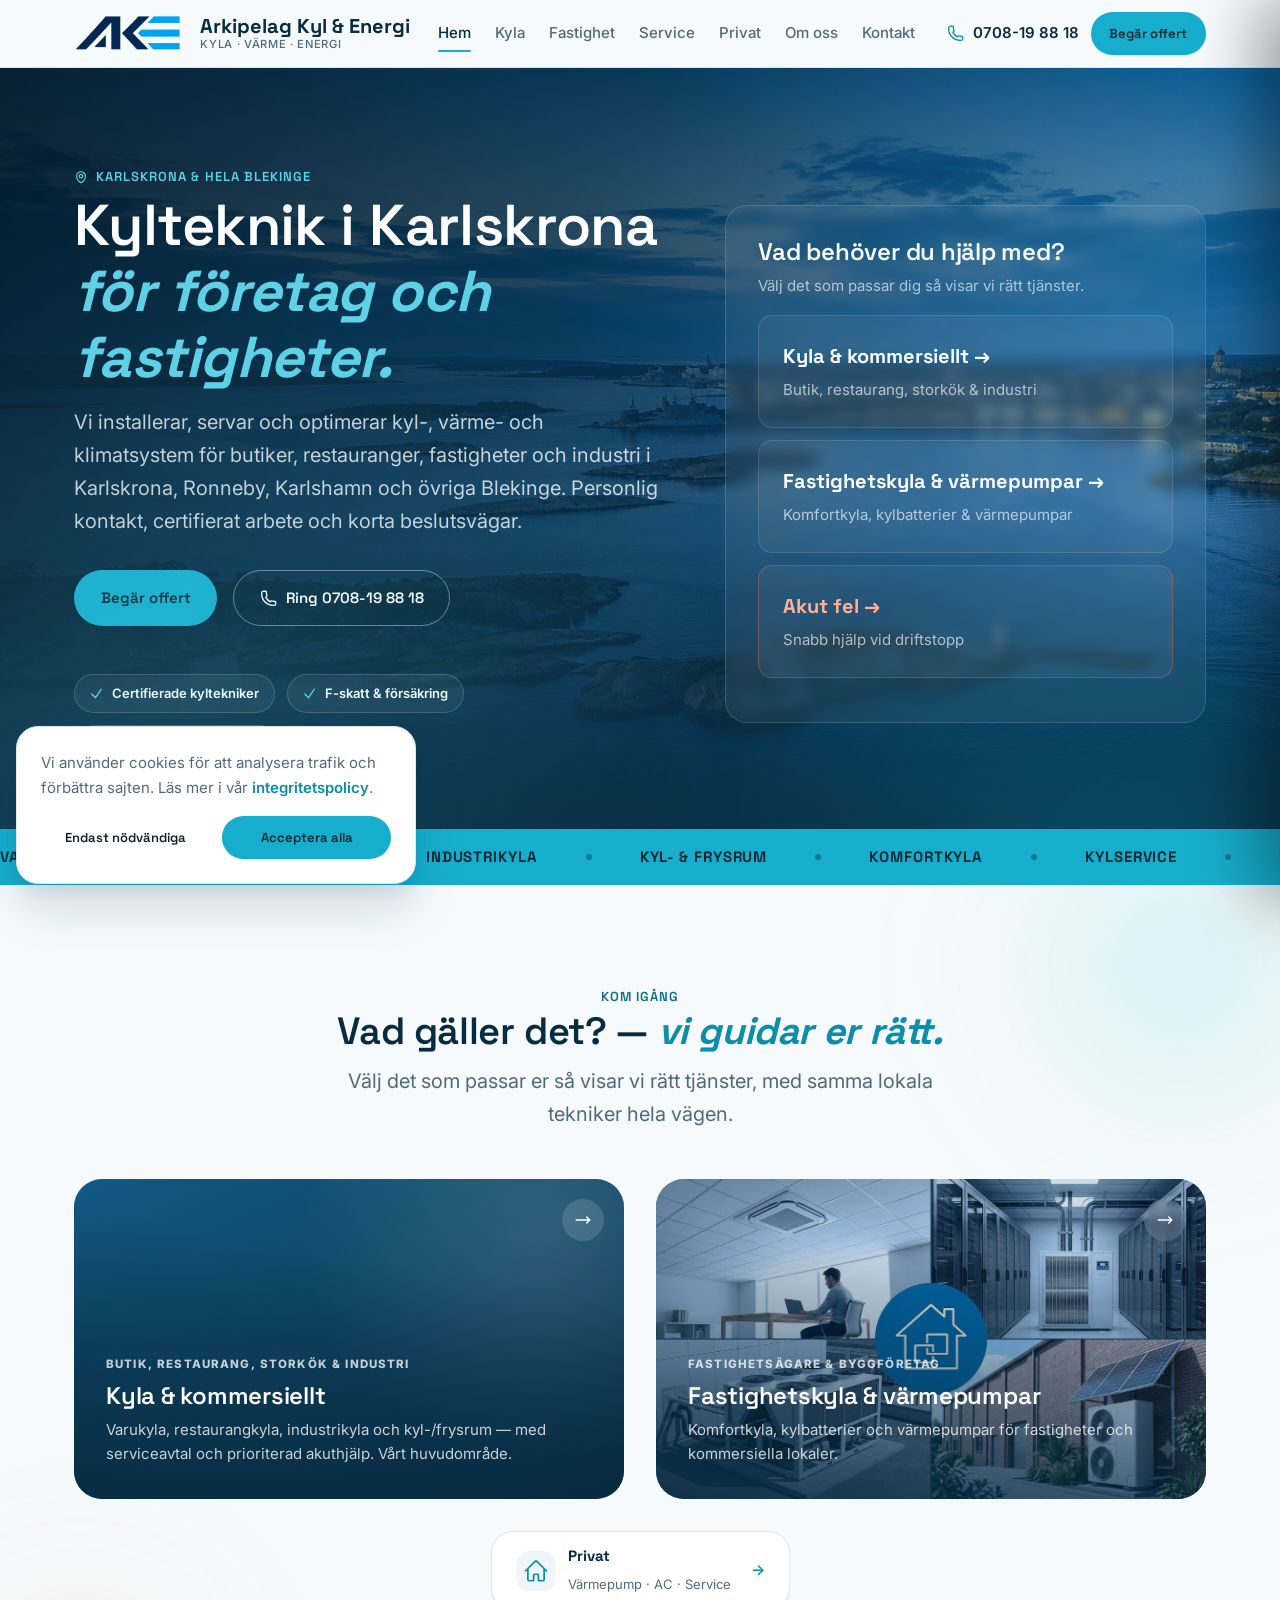
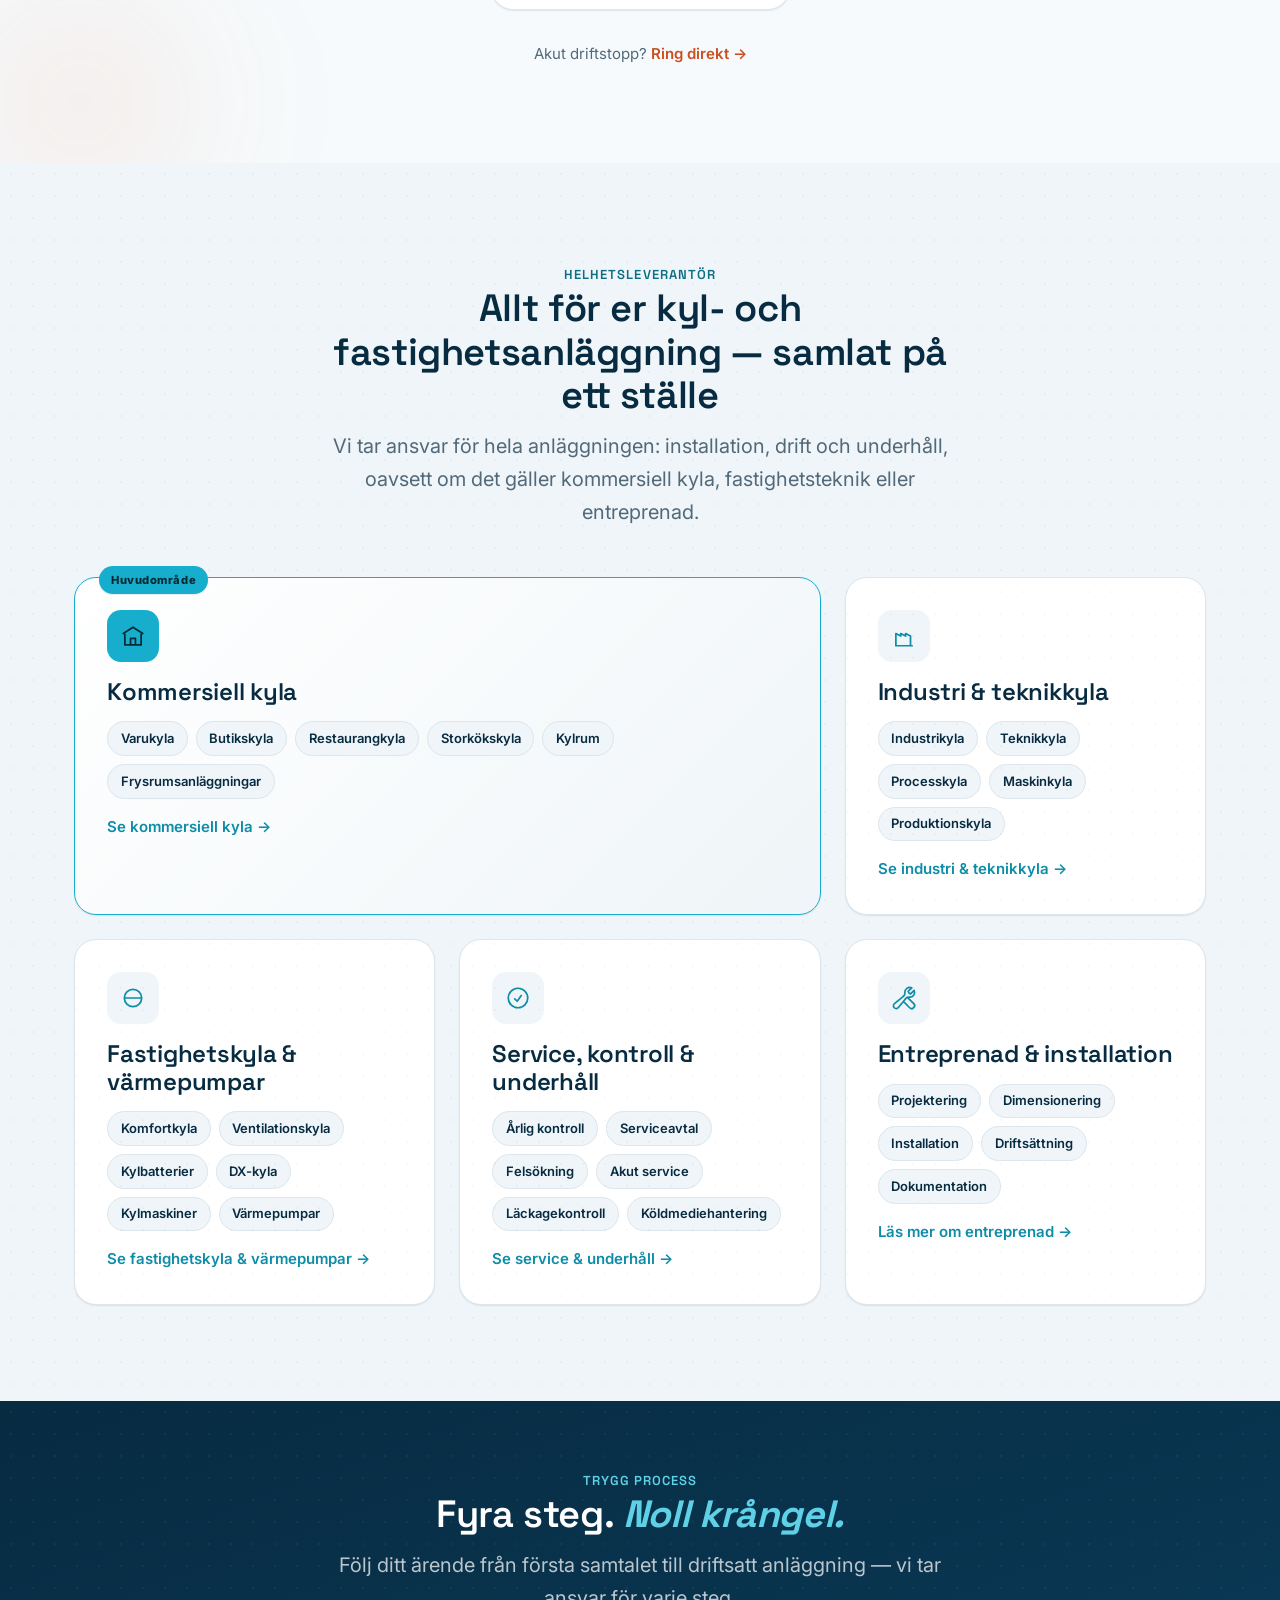
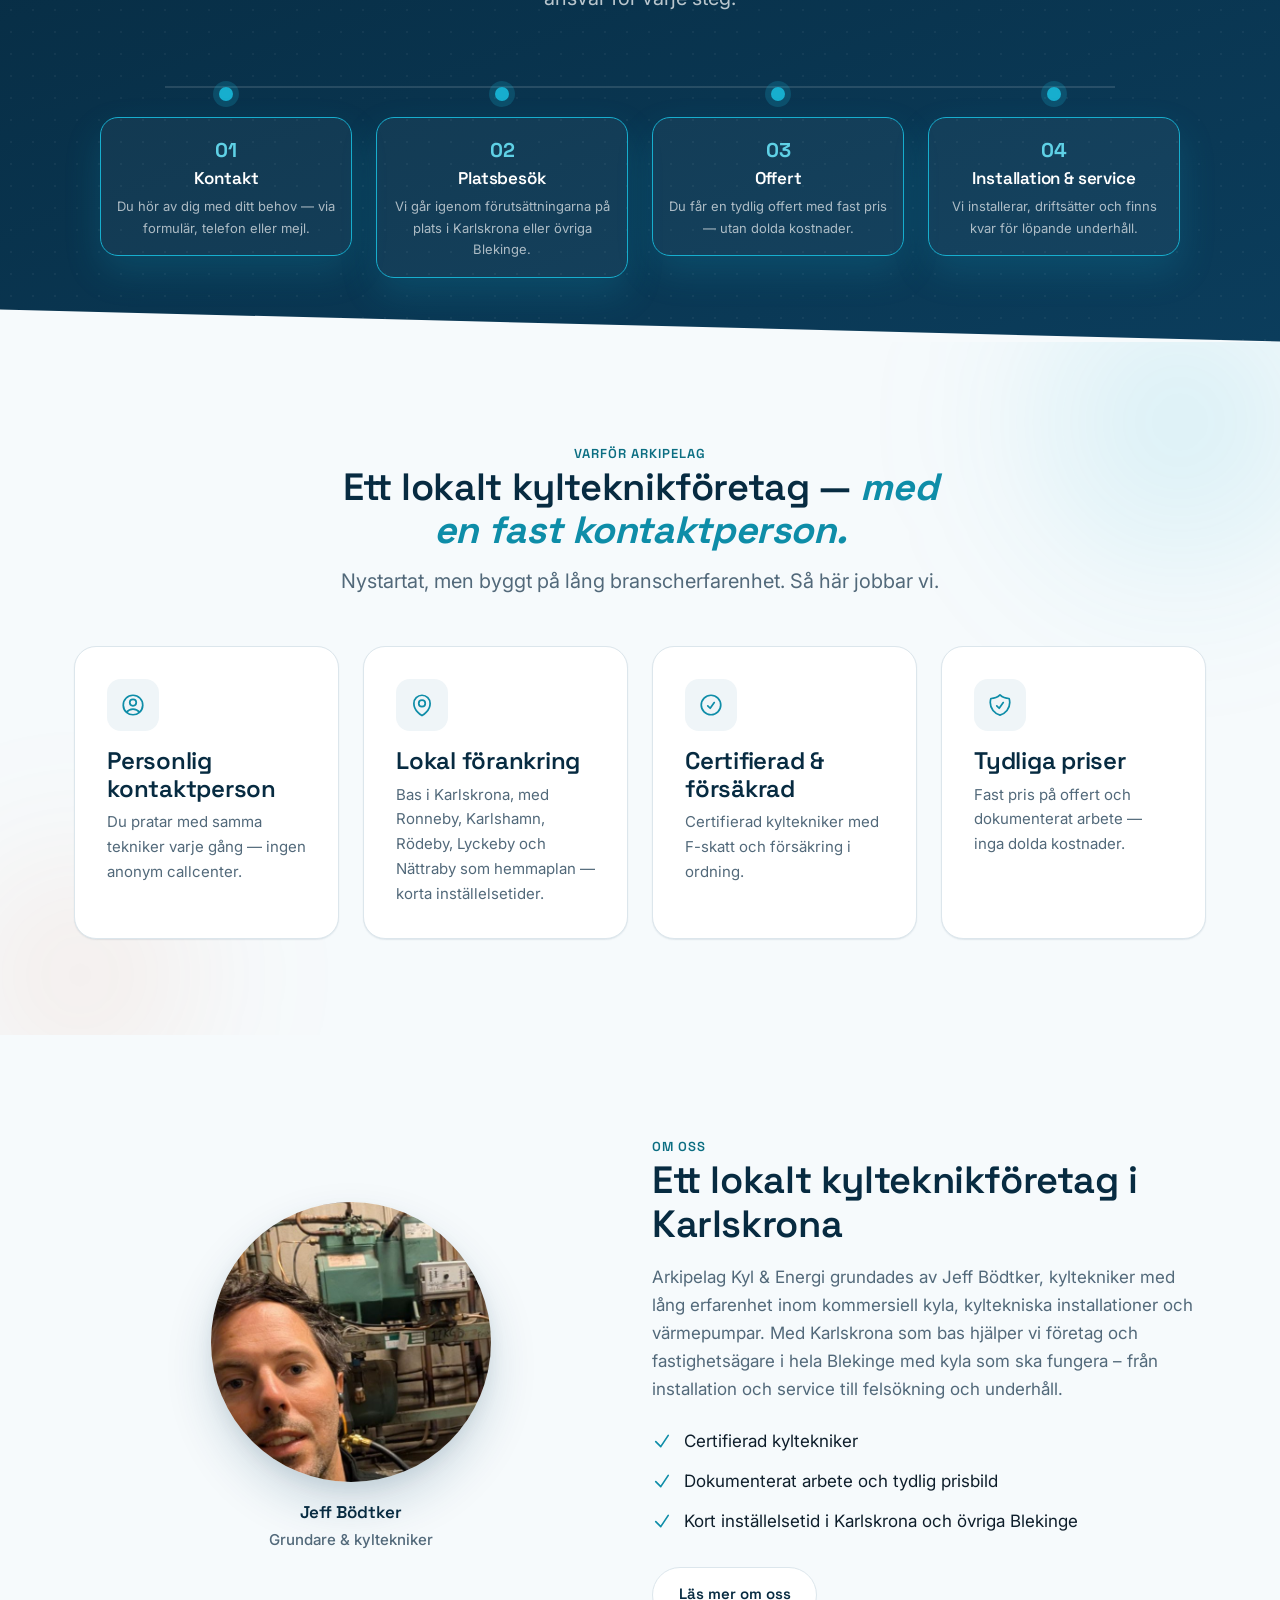
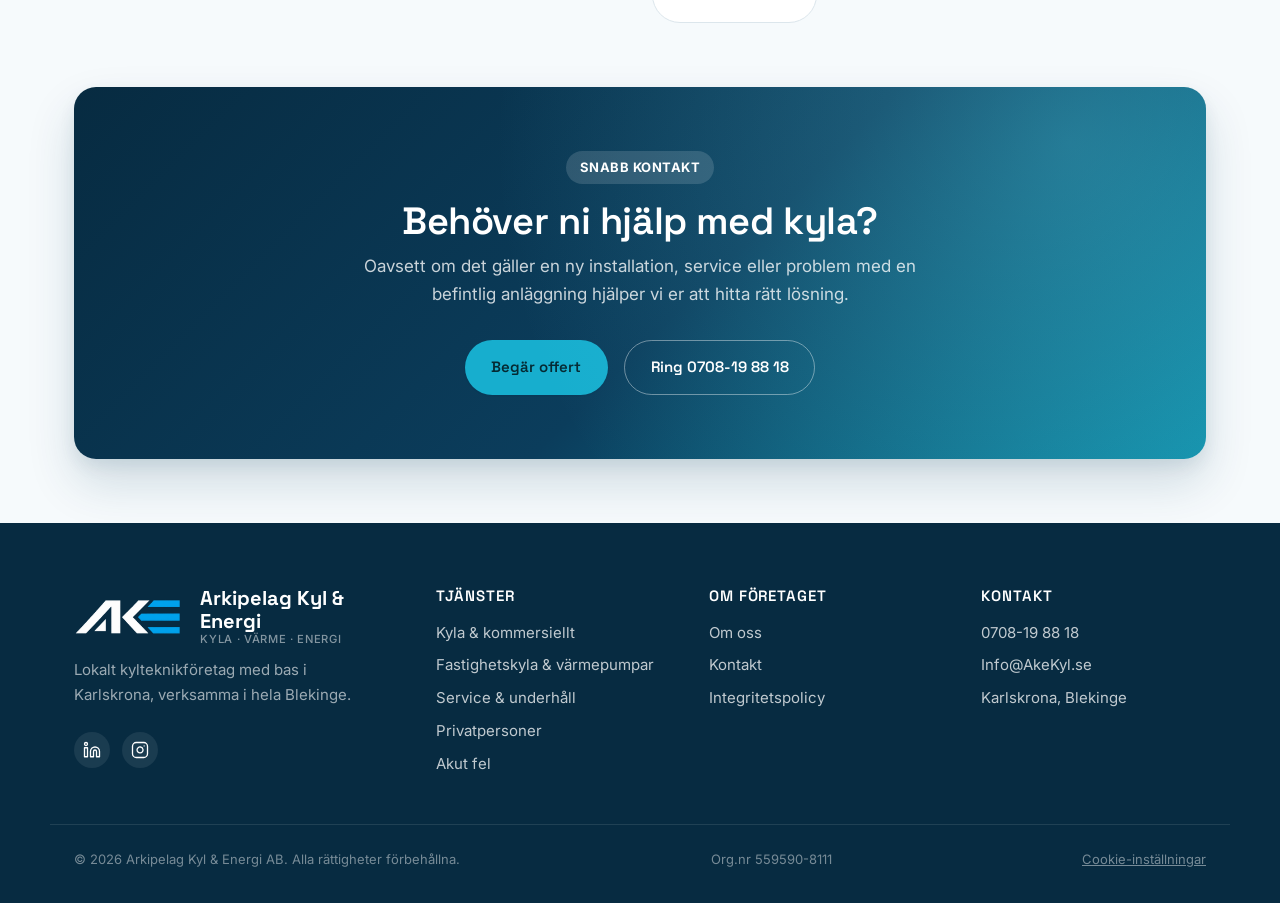
<file: index.html>
<!DOCTYPE html>
<html lang="sv">
<head>
<meta charset="UTF-8">
<meta name="viewport" content="width=device-width, initial-scale=1">
<title>Arkipelag Kyl & Energi | Kylteknik Karlskrona</title>
<meta name="description" content="Arkipelag Kyl & Energi — kylteknikföretag i Karlskrona. Kyl-, värme- och klimatsystem för företag och fastigheter i Karlskrona, Ronneby och Karlshamn.">
<link rel="canonical" href="https://akekyl.se/">
<meta property="og:type" content="website">
<meta property="og:title" content="Arkipelag Kyl & Energi | Kylteknik Karlskrona">
<meta property="og:description" content="Arkipelag Kyl & Energi — kylteknikföretag i Karlskrona. Kyl-, värme- och klimatsystem för företag och fastigheter i Karlskrona, Ronneby och Karlshamn.">
<meta property="og:image" content="https://akekyl.se/assets/img/og-cover.jpg">
<meta property="og:url" content="https://akekyl.se/">
<meta property="og:locale" content="sv_SE">
<link rel="icon" href="assets/img/favicon.ico" sizes="any">
<link rel="icon" href="assets/img/favicon-32.png" type="image/png" sizes="32x32">
<link rel="icon" href="assets/img/favicon-16.png" type="image/png" sizes="16x16">
<link rel="apple-touch-icon" href="assets/img/favicon-180.png">
<link rel="preload" as="image" href="assets/img/hero-karlskrona.jpg" fetchpriority="high">
<link rel="preconnect" href="https://fonts.googleapis.com">
<link rel="preconnect" href="https://fonts.gstatic.com" crossorigin>
<link rel="preload" as="style" href="https://fonts.googleapis.com/css2?family=Space+Grotesk:wght@500;600;700&family=Inter:wght@400;500;600;700&display=swap" onload="this.onload=null;this.rel='stylesheet'">
<noscript><link rel="stylesheet" href="https://fonts.googleapis.com/css2?family=Space+Grotesk:wght@500;600;700&family=Inter:wght@400;500;600;700&display=swap"></noscript>
<link rel="stylesheet" href="css/styles.css">
<script type="application/ld+json">
{
  "@context": "https://schema.org",
  "@type": "HVACBusiness",
  "@id": "https://akekyl.se/#business",
  "name": "Arkipelag Kyl & Energi AB",
  "alternateName": "AKE",
  "url": "https://akekyl.se/",
  "telephone": "+46708198818",
  "email": "Info@AkeKyl.se",
  "sameAs": ["https://www.linkedin.com/company/arkipelag-kyl-energi/", "https://www.instagram.com/arkipelagkyl"],
  "priceRange": "$$",
  "image": "https://akekyl.se/assets/img/og-cover.jpg",
  "address": {
    "@type": "PostalAddress",
    "addressLocality": "Karlskrona",
    "addressRegion": "Blekinge",
    "addressCountry": "SE"
  },
  "geo": {
    "@type": "GeoCoordinates",
    "latitude": 56.1612,
    "longitude": 15.5869
  },
  "areaServed": [
    { "@type": "City", "name": "Karlskrona" },
    { "@type": "City", "name": "Ronneby" },
    { "@type": "City", "name": "Karlshamn" },
    { "@type": "AdministrativeArea", "name": "Blekinge" }
  ],
  "description": "Lokalt kylteknikföretag i Karlskrona som hjälper företag och fastighetsägare i Karlskrona, Ronneby, Karlshamn och hela Blekinge med kommersiell kyla, fastighetsteknik, service och värmepumpar.",
  "makesOffer": [
    { "@type": "Offer", "itemOffered": { "@type": "Service", "name": "Kommersiell kyla (varukyla, restaurangkyla, industrikyla)" } },
    { "@type": "Offer", "itemOffered": { "@type": "Service", "name": "Kyl- och frysrum" } },
    { "@type": "Offer", "itemOffered": { "@type": "Service", "name": "Fastighetskyla och komfortkyla" } },
    { "@type": "Offer", "itemOffered": { "@type": "Service", "name": "Kylservice och serviceavtal" } },
    { "@type": "Offer", "itemOffered": { "@type": "Service", "name": "Energioptimering av kylsystem" } },
    { "@type": "Offer", "itemOffered": { "@type": "Service", "name": "Värmepumpsinstallation för fastigheter" } }
  ]
}
</script>
</head>
<body>
<a class="skip-link" href="#main">Hoppa till innehåll</a>

<header class="site-header">
  <div class="container site-header__inner">
    <a class="brand" href="./">
      <img class="brand__mark" width="408" height="150" src="assets/img/logo-icon.png" alt="Arkipelag Kyl & Energi logotyp">
      <span class="brand__text">
        Arkipelag Kyl & Energi
        <small>Kyla · Värme · Energi</small>
      </span>
    </a>

    <nav class="nav" aria-label="Huvudmeny">
      <ul class="nav__links">
        <li><a href="./" aria-current="page">Hem</a></li>
        <li><a href="kyla.html">Kyla</a></li>
        <li><a href="fastighetsagare.html">Fastighet</a></li>
        <li><a href="service.html">Service</a></li>
        <li><a href="privat.html">Privat</a></li>
        <li><a href="om-oss.html">Om oss</a></li>
        <li><a href="kontakt.html">Kontakt</a></li>
      </ul>
      <div class="nav__cta">
        <a class="nav__phone nav__phone-label" href="tel:+46708198818">
          <svg viewBox="0 0 24 24" fill="none" stroke="currentColor" stroke-width="1.75"><path stroke-linecap="round" stroke-linejoin="round" d="M2.25 6.75c0 8.284 6.716 15 15 15h1.5a2.25 2.25 0 0 0 2.25-2.25v-1.372a1.5 1.5 0 0 0-1.164-1.462l-3.6-.9a1.5 1.5 0 0 0-1.53.44l-.83.98a13.5 13.5 0 0 1-6.06-6.06l.98-.83a1.5 1.5 0 0 0 .44-1.53l-.9-3.6A1.5 1.5 0 0 0 6.372 3H5.25A2.25 2.25 0 0 0 2.25 5.25v1.5Z"/></svg>
          0708-19 88 18
        </a>
        <a class="btn btn--primary btn--sm" href="kontakt.html">Begär offert</a>
        <button class="nav-toggle" type="button" aria-expanded="false" aria-controls="menuDrawer" id="navToggle">
          <svg viewBox="0 0 24 24" fill="none" stroke="currentColor" stroke-width="1.75"><path stroke-linecap="round" stroke-linejoin="round" d="M3.75 6.75h16.5M3.75 12h16.5M3.75 17.25h16.5"/></svg>
          <span class="visually-hidden">Öppna meny</span>
        </button>
      </div>
    </nav>
  </div>
</header>
<div class="menu-overlay" id="menuOverlay"></div>
<aside class="menu-drawer" id="menuDrawer" aria-hidden="true">
  <div class="menu-drawer__top">
    <a class="brand" href="./">
      <img class="brand__mark" width="408" height="150" src="assets/img/logo-icon-light.png" alt="Arkipelag Kyl & Energi logotyp">
      <span class="brand__text">Arkipelag Kyl & Energi<small>Kyla · Värme · Energi</small></span>
    </a>
    <button class="menu-drawer__close" id="menuClose" type="button" aria-label="Stäng meny">
      <svg viewBox="0 0 24 24" fill="none" stroke="currentColor" stroke-width="2"><path stroke-linecap="round" stroke-linejoin="round" d="M6 18 18 6M6 6l12 12"/></svg>
    </button>
  </div>
  <nav class="menu-drawer__nav" aria-label="Huvudmeny">
    <div class="menu-accordion">
      <button class="menu-accordion__trigger" type="button" aria-expanded="false">
        Kyla & kommersiellt
        <svg viewBox="0 0 24 24" fill="none" stroke="currentColor" stroke-width="2"><path stroke-linecap="round" stroke-linejoin="round" d="m19.5 8.25-7.5 7.5-7.5-7.5"/></svg>
      </button>
      <div class="menu-accordion__panel">
        <div class="menu-accordion__panel-inner">
          <a href="kyla.html#butik-livsmedel">Butik & livsmedel</a>
          <a href="kyla.html#restaurang-storkok">Restaurang & storkök</a>
          <a href="kyla.html#industri-teknisk">Industri & teknisk kyla</a>
          <a class="menu-accordion__all" href="kyla.html">Visa alla tjänster →</a>
        </div>
      </div>
    </div>
    <div class="menu-accordion">
      <button class="menu-accordion__trigger" type="button" aria-expanded="false">
        Fastighetskyla & värmepumpar
        <svg viewBox="0 0 24 24" fill="none" stroke="currentColor" stroke-width="2"><path stroke-linecap="round" stroke-linejoin="round" d="m19.5 8.25-7.5 7.5-7.5-7.5"/></svg>
      </button>
      <div class="menu-accordion__panel">
        <div class="menu-accordion__panel-inner">
          <a href="fastighetsagare.html#fastighetskyla">Fastighetskyla</a>
          <a href="fastighetsagare.html#varmepumpar">Värmepumpar</a>
          <a href="fastighetsagare.html#entreprenad">Kylentreprenad</a>
          <a class="menu-accordion__all" href="fastighetsagare.html">Visa alla tjänster →</a>
        </div>
      </div>
    </div>
    <a class="menu-drawer__link" href="service.html">Service</a>
    <a class="menu-drawer__link" href="privat.html">Privat</a>
    <a class="menu-drawer__link" href="om-oss.html">Om oss</a>
    <a class="menu-drawer__link" href="kontakt.html">Kontakt</a>
  </nav>
  <div class="menu-drawer__bottom">
    <a class="btn btn--primary btn--block" href="kontakt.html">Begär offert</a>
    <p class="menu-drawer__trust">Svarar oftast inom en arbetsdag · Certifierade kyltekniker</p>
  </div>
</aside>

<main id="main">

  <section class="hero hero--photo">
    <div class="container hero__inner">
      <div>
        <span class="eyebrow">
          <svg width="14" height="14" viewBox="0 0 24 24" fill="none" stroke="currentColor" stroke-width="2"><path stroke-linecap="round" stroke-linejoin="round" d="M15 10.5a3 3 0 1 1-6 0 3 3 0 0 1 6 0Z"/><path stroke-linecap="round" stroke-linejoin="round" d="M19.5 10.5c0 7.142-7.5 11.25-7.5 11.25S4.5 17.642 4.5 10.5a7.5 7.5 0 1 1 15 0Z"/></svg>
          Karlskrona & hela Blekinge
        </span>
        <h1 class="heading-accent">Kylteknik i Karlskrona <em>för företag och fastigheter.</em></h1>
        <p class="lead">Vi installerar, servar och optimerar kyl-, värme- och klimatsystem för butiker, restauranger, fastigheter och industri i Karlskrona, Ronneby, Karlshamn och övriga Blekinge. Personlig kontakt, certifierat arbete och korta beslutsvägar.</p>
        <div class="hero__actions">
          <a class="btn btn--primary" href="kontakt.html">Begär offert</a>
          <a class="btn btn--outline" href="tel:+46708198818">
            <svg width="18" height="18" viewBox="0 0 24 24" fill="none" stroke="currentColor" stroke-width="1.75"><path stroke-linecap="round" stroke-linejoin="round" d="M2.25 6.75c0 8.284 6.716 15 15 15h1.5a2.25 2.25 0 0 0 2.25-2.25v-1.372a1.5 1.5 0 0 0-1.164-1.462l-3.6-.9a1.5 1.5 0 0 0-1.53.44l-.83.98a13.5 13.5 0 0 1-6.06-6.06l.98-.83a1.5 1.5 0 0 0 .44-1.53l-.9-3.6A1.5 1.5 0 0 0 6.372 3H5.25A2.25 2.25 0 0 0 2.25 5.25v1.5Z"/></svg>
            Ring 0708-19 88 18
          </a>
        </div>
        <div class="hero__badges">
          <span class="badge"><svg viewBox="0 0 24 24" fill="none" stroke="currentColor" stroke-width="2"><path stroke-linecap="round" stroke-linejoin="round" d="m4.5 12.75 6 6 9-13.5"/></svg>Certifierade kyltekniker</span>
          <span class="badge"><svg viewBox="0 0 24 24" fill="none" stroke="currentColor" stroke-width="2"><path stroke-linecap="round" stroke-linejoin="round" d="m4.5 12.75 6 6 9-13.5"/></svg>F-skatt & försäkring</span>
          <span class="badge"><svg viewBox="0 0 24 24" fill="none" stroke="currentColor" stroke-width="2"><path stroke-linecap="round" stroke-linejoin="round" d="m4.5 12.75 6 6 9-13.5"/></svg>Personlig kontaktperson</span>
        </div>
      </div>

      <div class="hero__panel">
        <h2>Vad behöver du hjälp med?</h2>
        <p style="color:rgba(255,255,255,0.65); font-size: var(--fs-sm); margin-top:-8px; margin-bottom: var(--space-4);">Välj det som passar dig så visar vi rätt tjänster.</p>
        <a class="hero__choice" href="kyla.html">
          <strong>Kyla & kommersiellt →</strong>
          <span>Butik, restaurang, storkök & industri</span>
        </a>
        <a class="hero__choice" href="fastighetsagare.html">
          <strong>Fastighetskyla & värmepumpar →</strong>
          <span>Komfortkyla, kylbatterier & värmepumpar</span>
        </a>
        <a class="hero__choice" href="kontakt.html#akut" style="border-color: rgba(232,98,44,0.4);">
          <strong style="color:#FFB199;">Akut fel →</strong>
          <span>Snabb hjälp vid driftstopp</span>
        </a>
      </div>
    </div>
  </section>

  <div class="ticker" aria-hidden="true">
    <div class="ticker__track">
      <div class="ticker__set">
        <span>Varukyla</span><span class="ticker__dot"></span>
        <span>Restaurangkyla</span><span class="ticker__dot"></span>
        <span>Industrikyla</span><span class="ticker__dot"></span>
        <span>Kyl- & frysrum</span><span class="ticker__dot"></span>
        <span>Komfortkyla</span><span class="ticker__dot"></span>
        <span>Kylservice</span><span class="ticker__dot"></span>
        <span>Energioptimering</span><span class="ticker__dot"></span>
        <span>Värmepumpar</span><span class="ticker__dot"></span>
        <span>Akut service</span><span class="ticker__dot"></span>
      </div>
      <div class="ticker__set">
        <span>Varukyla</span><span class="ticker__dot"></span>
        <span>Restaurangkyla</span><span class="ticker__dot"></span>
        <span>Industrikyla</span><span class="ticker__dot"></span>
        <span>Kyl- & frysrum</span><span class="ticker__dot"></span>
        <span>Komfortkyla</span><span class="ticker__dot"></span>
        <span>Kylservice</span><span class="ticker__dot"></span>
        <span>Energioptimering</span><span class="ticker__dot"></span>
        <span>Värmepumpar</span><span class="ticker__dot"></span>
        <span>Akut service</span><span class="ticker__dot"></span>
      </div>
    </div>
  </div>

  <section class="section section--decorated">
    <div class="container">
      <div class="section-head text-center mx-auto">
        <span class="eyebrow">Kom igång</span>
        <h2 class="heading-accent">Vad gäller det? — <em>vi guidar er rätt.</em></h2>
        <p>Välj det som passar er så visar vi rätt tjänster, med samma lokala tekniker hela vägen.</p>
      </div>
      <div class="showcase-grid">
        <a class="showcase-card showcase-card--video" href="kyla.html" style="--c1:#145E88; --c2:#072B41;">
          <video class="showcase-card__media" data-src="assets/img/Frysrum.mp4" preload="none" muted loop playsinline aria-hidden="true" width="1034" height="1034"></video>
          <span class="showcase-card__arrow"><svg viewBox="0 0 24 24" fill="none" stroke="#fff" stroke-width="2"><path stroke-linecap="round" stroke-linejoin="round" d="M17 8l4 4m0 0-4 4m4-4H3"/></svg></span>
          <div class="showcase-card__content">
            <span class="showcase-card__eyebrow">Butik, restaurang, storkök & industri</span>
            <h3>Kyla & kommersiellt</h3>
            <p>Varukyla, restaurangkyla, industrikyla och kyl-/frysrum — med serviceavtal och prioriterad akuthjälp. Vårt huvudområde.</p>
          </div>
        </a>
        <a class="showcase-card showcase-card--image" href="fastighetsagare.html" style="--c1:#17AECE; --c2:#0B4C5C;">
          <img class="showcase-card__media" src="assets/img/fastighetskyla-collage.jpg" alt="" aria-hidden="true" loading="lazy" width="1200" height="669">
          <span class="showcase-card__arrow"><svg viewBox="0 0 24 24" fill="none" stroke="#fff" stroke-width="2"><path stroke-linecap="round" stroke-linejoin="round" d="M17 8l4 4m0 0-4 4m4-4H3"/></svg></span>
          <div class="showcase-card__content">
            <span class="showcase-card__eyebrow">Fastighetsägare & byggföretag</span>
            <h3>Fastighetskyla & värmepumpar</h3>
            <p>Komfortkyla, kylbatterier och värmepumpar för fastigheter och kommersiella lokaler.</p>
          </div>
        </a>
      </div>
      <div class="text-center mt-6">
        <a class="card" href="privat.html" style="display:inline-flex; align-items:center; gap: var(--space-3); padding: var(--space-3) var(--space-5); text-align:left;">
          <span class="card--icon" style="width:40px; height:40px; margin-bottom:0; flex-shrink:0;">
            <svg viewBox="0 0 24 24" fill="none" stroke="currentColor" stroke-width="1.6" width="20" height="20"><path stroke-linecap="round" stroke-linejoin="round" d="M2.25 12l8.954-8.955c.44-.439 1.152-.439 1.591 0L21.75 12M4.5 9.75v10.125c0 .621.504 1.125 1.125 1.125H9.75v-4.875c0-.621.504-1.125 1.125-1.125h2.25c.621 0 1.125.504 1.125 1.125V21h4.125c.621 0 1.125-.504 1.125-1.125V9.75"/></svg>
          </span>
          <span>
            <strong style="display:block; font-family:var(--font-heading); color:var(--color-primary-dark); font-size: var(--fs-sm);">Privat</strong>
            <span style="font-size: var(--fs-xs); color:var(--color-muted);">Värmepump · AC · Service</span>
          </span>
          <span style="font-size: var(--fs-sm); font-weight:600; color:var(--color-accent-dark); margin-left: var(--space-2);">→</span>
        </a>
      </div>
      <p class="text-center mt-6" style="font-size: var(--fs-sm);">Akut driftstopp? <a href="kontakt.html#akut" style="color:var(--color-warm-dark); font-weight:600;">Ring direkt →</a></p>
    </div>
  </section>

  <section class="section section--alt texture-dots">
    <div class="container">
      <div class="section-head text-center mx-auto">
        <span class="eyebrow">Helhetsleverantör</span>
        <h2>Allt för er kyl- och fastighetsanläggning — samlat på ett ställe</h2>
        <p>Vi tar ansvar för hela anläggningen: installation, drift och underhåll, oavsett om det gäller kommersiell kyla, fastighetsteknik eller entreprenad.</p>
      </div>
      <div class="grid grid--3">
        <div class="card card--featured grid-span-2">
          <span class="card-badge">Huvudområde</span>
          <div class="card--icon"><svg viewBox="0 0 24 24" fill="none" stroke="currentColor" stroke-width="1.6"><path stroke-linecap="round" stroke-linejoin="round" d="M3 9.75 12 4l9 5.75M4.5 10.5v9.75h15V10.5M9.75 20.25v-6h4.5v6"/></svg></div>
          <h3>Kommersiell kyla</h3>
          <ul class="tag-list">
            <li>Varukyla</li><li>Butikskyla</li><li>Restaurangkyla</li><li>Storkökskyla</li><li>Kylrum</li><li>Frysrumsanläggningar</li>
          </ul>
          <p class="mt-4" style="font-size: var(--fs-sm);"><a href="kyla.html" style="color:var(--color-accent-dark); font-weight:600;">Se kommersiell kyla →</a></p>
        </div>
        <div class="card">
          <div class="card--icon"><svg viewBox="0 0 24 24" fill="none" stroke="currentColor" stroke-width="1.6"><path stroke-linecap="round" stroke-linejoin="round" d="M4.5 21V9.75L9 12V9.75l4.5 2.25V9.75l4.5 2.25V21M4.5 21h15"/></svg></div>
          <h3>Industri & teknikkyla</h3>
          <ul class="tag-list">
            <li>Industrikyla</li><li>Teknikkyla</li><li>Processkyla</li><li>Maskinkyla</li><li>Produktionskyla</li>
          </ul>
          <p class="mt-4" style="font-size: var(--fs-sm);"><a href="kyla.html#industri-teknisk" style="color:var(--color-accent-dark); font-weight:600;">Se industri & teknikkyla →</a></p>
        </div>
        <div class="card">
          <div class="card--icon"><svg viewBox="0 0 24 24" fill="none" stroke="currentColor" stroke-width="1.6"><path stroke-linecap="round" stroke-linejoin="round" d="M4 12h16M4 12a8 8 0 1 1 16 0M4 12a8 8 0 0 0 16 0"/></svg></div>
          <h3>Fastighetskyla & värmepumpar</h3>
          <ul class="tag-list">
            <li>Komfortkyla</li><li>Ventilationskyla</li><li>Kylbatterier</li><li>DX-kyla</li><li>Kylmaskiner</li><li>Värmepumpar</li>
          </ul>
          <p class="mt-4" style="font-size: var(--fs-sm);"><a href="fastighetsagare.html" style="color:var(--color-accent-dark); font-weight:600;">Se fastighetskyla & värmepumpar →</a></p>
        </div>
        <div class="card">
          <div class="card--icon"><svg viewBox="0 0 24 24" fill="none" stroke="currentColor" stroke-width="1.6"><path stroke-linecap="round" stroke-linejoin="round" d="M9 12.75 11.25 15 15 9.75M21 12a9 9 0 1 1-18 0 9 9 0 0 1 18 0Z"/></svg></div>
          <h3>Service, kontroll & underhåll</h3>
          <ul class="tag-list">
            <li>Årlig kontroll</li><li>Serviceavtal</li><li>Felsökning</li><li>Akut service</li><li>Läckagekontroll</li><li>Köldmediehantering</li>
          </ul>
          <p class="mt-4" style="font-size: var(--fs-sm);"><a href="service.html" style="color:var(--color-accent-dark); font-weight:600;">Se service & underhåll →</a></p>
        </div>
        <div class="card">
          <div class="card--icon"><svg viewBox="0 0 24 24" fill="none" stroke="currentColor" stroke-width="1.6"><path stroke-linecap="round" stroke-linejoin="round" d="M11.42 15.17 17.25 21A2.652 2.652 0 0 0 21 17.25l-5.877-5.877M11.42 15.17l2.496-3.03c.317-.384.74-.626 1.208-.766M11.42 15.17l-4.655 5.653a2.548 2.548 0 1 1-3.586-3.586l6.837-5.63m5.108-.233c.55-.164 1.163-.188 1.743-.14a4.5 4.5 0 0 0 4.486-6.336l-3.276 3.277a3.004 3.004 0 0 1-2.25-2.25l3.276-3.276a4.5 4.5 0 0 0-6.336 4.486c.091 1.076-.071 2.264-.904 2.95l-.94.777"/></svg></div>
          <h3>Entreprenad & installation</h3>
          <ul class="tag-list">
            <li>Projektering</li><li>Dimensionering</li><li>Installation</li><li>Driftsättning</li><li>Dokumentation</li>
          </ul>
          <p class="mt-4" style="font-size: var(--fs-sm);"><a href="fastighetsagare.html#entreprenad" style="color:var(--color-accent-dark); font-weight:600;">Läs mer om entreprenad →</a></p>
        </div>
      </div>
    </div>
  </section>

  <section class="section section--tight section--dark texture-dots section--angled-bottom">
    <div class="container">
      <div class="section-head text-center mx-auto">
        <span class="eyebrow">Trygg process</span>
        <h2 class="heading-accent">Fyra steg. <em>Noll krångel.</em></h2>
        <p>Följ ditt ärende från första samtalet till driftsatt anläggning — vi tar ansvar för varje steg.</p>
      </div>
      <div class="timeline-wrap" id="timeline">
        <div class="timeline__item">
          <span class="timeline__dot"></span>
          <div class="timeline__card">
            <span class="timeline__num">01</span>
            <h3>Kontakt</h3>
            <p>Du hör av dig med ditt behov — via formulär, telefon eller mejl.</p>
          </div>
        </div>
        <div class="timeline__item">
          <span class="timeline__dot"></span>
          <div class="timeline__card">
            <span class="timeline__num">02</span>
            <h3>Platsbesök</h3>
            <p>Vi går igenom förutsättningarna på plats i Karlskrona eller övriga Blekinge.</p>
          </div>
        </div>
        <div class="timeline__item">
          <span class="timeline__dot"></span>
          <div class="timeline__card">
            <span class="timeline__num">03</span>
            <h3>Offert</h3>
            <p>Du får en tydlig offert med fast pris — utan dolda kostnader.</p>
          </div>
        </div>
        <div class="timeline__item">
          <span class="timeline__dot"></span>
          <div class="timeline__card">
            <span class="timeline__num">04</span>
            <h3>Installation & service</h3>
            <p>Vi installerar, driftsätter och finns kvar för löpande underhåll.</p>
          </div>
        </div>
      </div>
    </div>
  </section>

  <section class="section section--decorated">
    <div class="container">
      <div class="section-head text-center mx-auto">
        <span class="eyebrow">Varför Arkipelag</span>
        <h2 class="heading-accent">Ett lokalt kylteknikföretag — <em>med en fast kontaktperson.</em></h2>
        <p>Nystartat, men byggt på lång branscherfarenhet. Så här jobbar vi.</p>
      </div>
      <div class="grid grid--4">
        <div class="card">
          <div class="card--icon"><svg viewBox="0 0 24 24" fill="none" stroke="currentColor" stroke-width="1.6"><path stroke-linecap="round" stroke-linejoin="round" d="M17.982 18.725A7.488 7.488 0 0 0 12 15.75a7.488 7.488 0 0 0-5.982 2.975m11.964 0a9 9 0 1 0-11.964 0m11.964 0A8.966 8.966 0 0 1 12 21a8.966 8.966 0 0 1-5.982-2.275M15 9.75a3 3 0 1 1-6 0 3 3 0 0 1 6 0Z"/></svg></div>
          <h3>Personlig kontaktperson</h3>
          <p>Du pratar med samma tekniker varje gång — ingen anonym callcenter.</p>
        </div>
        <div class="card">
          <div class="card--icon"><svg viewBox="0 0 24 24" fill="none" stroke="currentColor" stroke-width="1.6"><path stroke-linecap="round" stroke-linejoin="round" d="M15 10.5a3 3 0 1 1-6 0 3 3 0 0 1 6 0Z"/><path stroke-linecap="round" stroke-linejoin="round" d="M19.5 10.5c0 7.142-7.5 11.25-7.5 11.25S4.5 17.642 4.5 10.5a7.5 7.5 0 1 1 15 0Z"/></svg></div>
          <h3>Lokal förankring</h3>
          <p>Bas i Karlskrona, med Ronneby, Karlshamn, Rödeby, Lyckeby och Nättraby som hemmaplan — korta inställelsetider.</p>
        </div>
        <div class="card">
          <div class="card--icon"><svg viewBox="0 0 24 24" fill="none" stroke="currentColor" stroke-width="1.6"><path stroke-linecap="round" stroke-linejoin="round" d="M9 12.75 11.25 15 15 9.75M21 12a9 9 0 1 1-18 0 9 9 0 0 1 18 0Z"/></svg></div>
          <h3>Certifierad & försäkrad</h3>
          <p>Certifierad kyltekniker med F-skatt och försäkring i ordning.</p>
        </div>
        <div class="card">
          <div class="card--icon"><svg viewBox="0 0 24 24" fill="none" stroke="currentColor" stroke-width="1.6"><path stroke-linecap="round" stroke-linejoin="round" d="M9 12.75 11.25 15 15 9.75m-3-7.036A11.959 11.959 0 0 1 3.598 6 11.99 11.99 0 0 0 3 9.749c0 5.592 3.824 10.29 9 11.623 5.176-1.332 9-6.03 9-11.622 0-1.31-.21-2.571-.598-3.751h-.152c-3.196 0-6.1-1.248-8.25-3.285Z"/></svg></div>
          <h3>Tydliga priser</h3>
          <p>Fast pris på offert och dokumenterat arbete — inga dolda kostnader.</p>
        </div>
      </div>
    </div>
  </section>

  <section class="section">
    <div class="container grid grid--2" style="align-items:center;">
      <figure class="founder-figure">
        <img class="founder-portrait" src="assets/img/founder-photo.jpg" alt="Jeff Bödtker, grundare och kyltekniker på Arkipelag Kyl & Energi">
        <figcaption>Jeff Bödtker<span>Grundare & kyltekniker</span></figcaption>
      </figure>
      <div>
        <span class="eyebrow">Om oss</span>
        <h2>Ett lokalt kylteknikföretag i Karlskrona</h2>
        <p class="mt-4">Arkipelag Kyl & Energi grundades av Jeff Bödtker, kyltekniker med lång erfarenhet inom kommersiell kyla, kyltekniska installationer och värmepumpar. Med Karlskrona som bas hjälper vi företag och fastighetsägare i hela Blekinge med kyla som ska fungera – från installation och service till felsökning och underhåll.</p>
        <ul style="display:flex; flex-direction:column; gap: var(--space-3); margin-top: var(--space-5);">
          <li class="flex items-center gap-3"><svg width="20" height="20" viewBox="0 0 24 24" fill="none" stroke="currentColor" stroke-width="2" style="color:var(--color-accent-dark); flex-shrink:0;"><path stroke-linecap="round" stroke-linejoin="round" d="m4.5 12.75 6 6 9-13.5"/></svg>Certifierad kyltekniker</li>
          <li class="flex items-center gap-3"><svg width="20" height="20" viewBox="0 0 24 24" fill="none" stroke="currentColor" stroke-width="2" style="color:var(--color-accent-dark); flex-shrink:0;"><path stroke-linecap="round" stroke-linejoin="round" d="m4.5 12.75 6 6 9-13.5"/></svg>Dokumenterat arbete och tydlig prisbild</li>
          <li class="flex items-center gap-3"><svg width="20" height="20" viewBox="0 0 24 24" fill="none" stroke="currentColor" stroke-width="2" style="color:var(--color-accent-dark); flex-shrink:0;"><path stroke-linecap="round" stroke-linejoin="round" d="m4.5 12.75 6 6 9-13.5"/></svg>Kort inställelsetid i Karlskrona och övriga Blekinge</li>
        </ul>
        <a class="btn btn--ghost mt-6" href="om-oss.html">Läs mer om oss</a>
      </div>
    </div>
  </section>

  <section class="section section--tight">
    <div class="container cta-band-wrap">
      <div class="cta-band">
        <span class="cta-band__badge">Snabb kontakt</span>
        <h2>Behöver ni hjälp med kyla?</h2>
        <p>Oavsett om det gäller en ny installation, service eller problem med en befintlig anläggning hjälper vi er att hitta rätt lösning.</p>
        <div class="hero__actions" style="justify-content:center; margin-top: var(--space-6);">
          <a class="btn btn--primary" href="kontakt.html">Begär offert</a>
          <a class="btn btn--outline" href="tel:+46708198818">Ring 0708-19 88 18</a>
        </div>
      </div>
    </div>
  </section>

</main>

<footer class="site-footer">
  <div class="container footer-grid">
    <div>
      <a class="brand" href="./">
        <img class="brand__mark" width="408" height="150" src="assets/img/logo-icon-light.png" alt="Arkipelag Kyl & Energi logotyp">
        <span class="brand__text">Arkipelag Kyl & Energi<small>Kyla · Värme · Energi</small></span>
      </a>
      <p>Lokalt kylteknikföretag med bas i Karlskrona, verksamma i hela Blekinge.</p>
      <div class="footer-social">
        <a href="https://www.linkedin.com/company/arkipelag-kyl-energi/" target="_blank" rel="noopener noreferrer" aria-label="Arkipelag Kyl & Energi på LinkedIn">
          <svg viewBox="0 0 24 24" fill="none" stroke="currentColor" stroke-width="1.75" stroke-linecap="round" stroke-linejoin="round"><path d="M16 8a6 6 0 0 1 6 6v7h-4v-7a2 2 0 0 0-2-2 2 2 0 0 0-2 2v7h-4v-7a6 6 0 0 1 6-6z"/><rect x="2" y="9" width="4" height="12"/><circle cx="4" cy="4" r="2"/></svg>
        </a>
        <a href="https://www.instagram.com/arkipelagkyl" target="_blank" rel="noopener noreferrer" aria-label="Arkipelag Kyl & Energi på Instagram">
          <svg viewBox="0 0 24 24" fill="none" stroke="currentColor" stroke-width="1.75" stroke-linecap="round" stroke-linejoin="round"><rect x="2" y="2" width="20" height="20" rx="5" ry="5"/><path d="M16 11.37A4 4 0 1 1 12.63 8 4 4 0 0 1 16 11.37z"/><line x1="17.5" y1="6.5" x2="17.5" y2="6.5"/></svg>
        </a>
      </div>
    </div>
    <div>
      <h3>Tjänster</h3>
      <ul>
        <li><a href="kyla.html">Kyla & kommersiellt</a></li>
        <li><a href="fastighetsagare.html">Fastighetskyla & värmepumpar</a></li>
        <li><a href="service.html">Service & underhåll</a></li>
        <li><a href="privat.html">Privatpersoner</a></li>
        <li><a href="kontakt.html#akut">Akut fel</a></li>
      </ul>
    </div>
    <div>
      <h3>Om företaget</h3>
      <ul>
        <li><a href="om-oss.html">Om oss</a></li>
        <li><a href="kontakt.html">Kontakt</a></li>
        <li><a href="integritetspolicy.html">Integritetspolicy</a></li>
      </ul>
    </div>
    <div>
      <h3>Kontakt</h3>
      <ul>
        <li><a href="tel:+46708198818">0708-19 88 18</a></li>
        <li><a href="mailto:Info@AkeKyl.se">Info@AkeKyl.se</a></li>
        <li>Karlskrona, Blekinge</li>
      </ul>
    </div>
  </div>
  <div class="container footer-bottom">
    <span>© <span id="year"></span> Arkipelag Kyl & Energi AB. Alla rättigheter förbehållna.</span>
    <span>Org.nr 559590-8111</span>
  </div>
</footer>

<div class="sticky-cta">
  <a class="btn btn--ghost" href="tel:+46708198818">Ring oss</a>
  <a class="btn btn--primary" href="kontakt.html">Begär offert</a>
</div>

<script src="js/main.js"></script>
<script src="js/cookie-consent.js"></script>
</body>
</html>
</file>
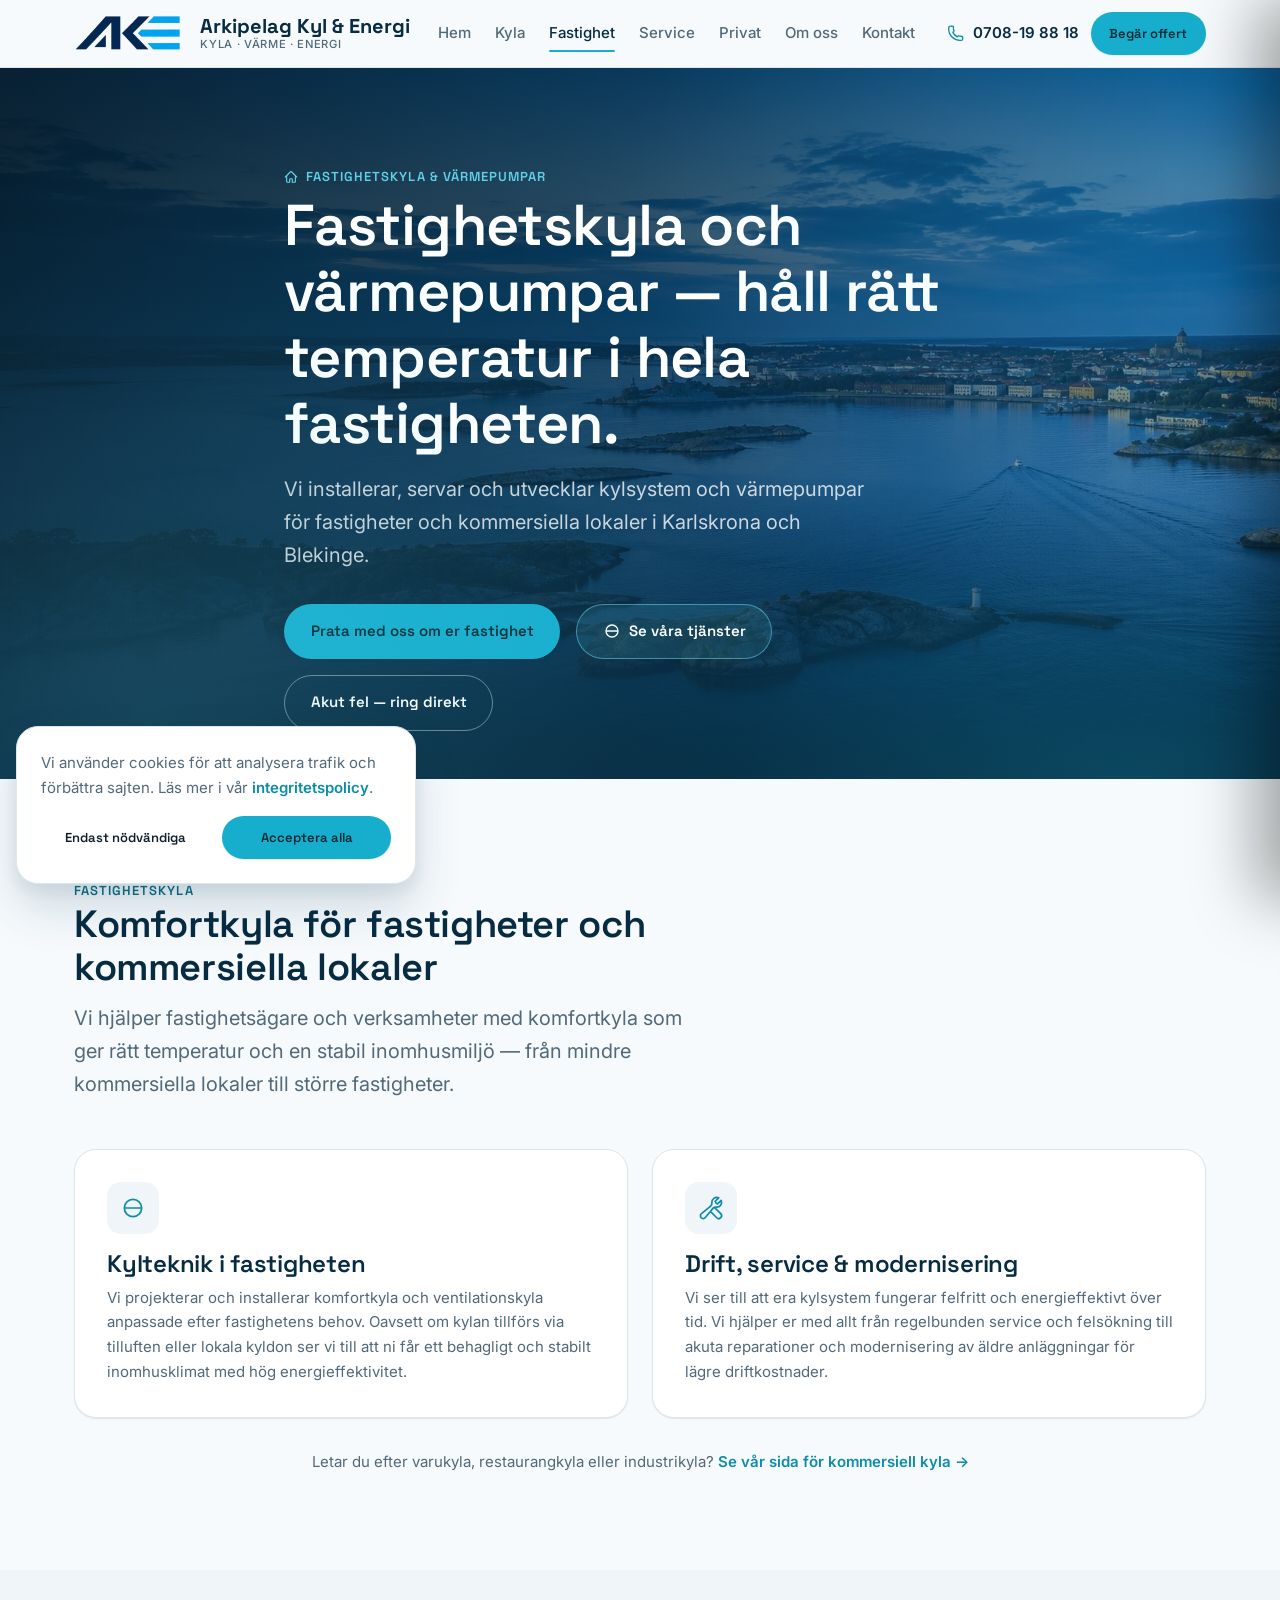
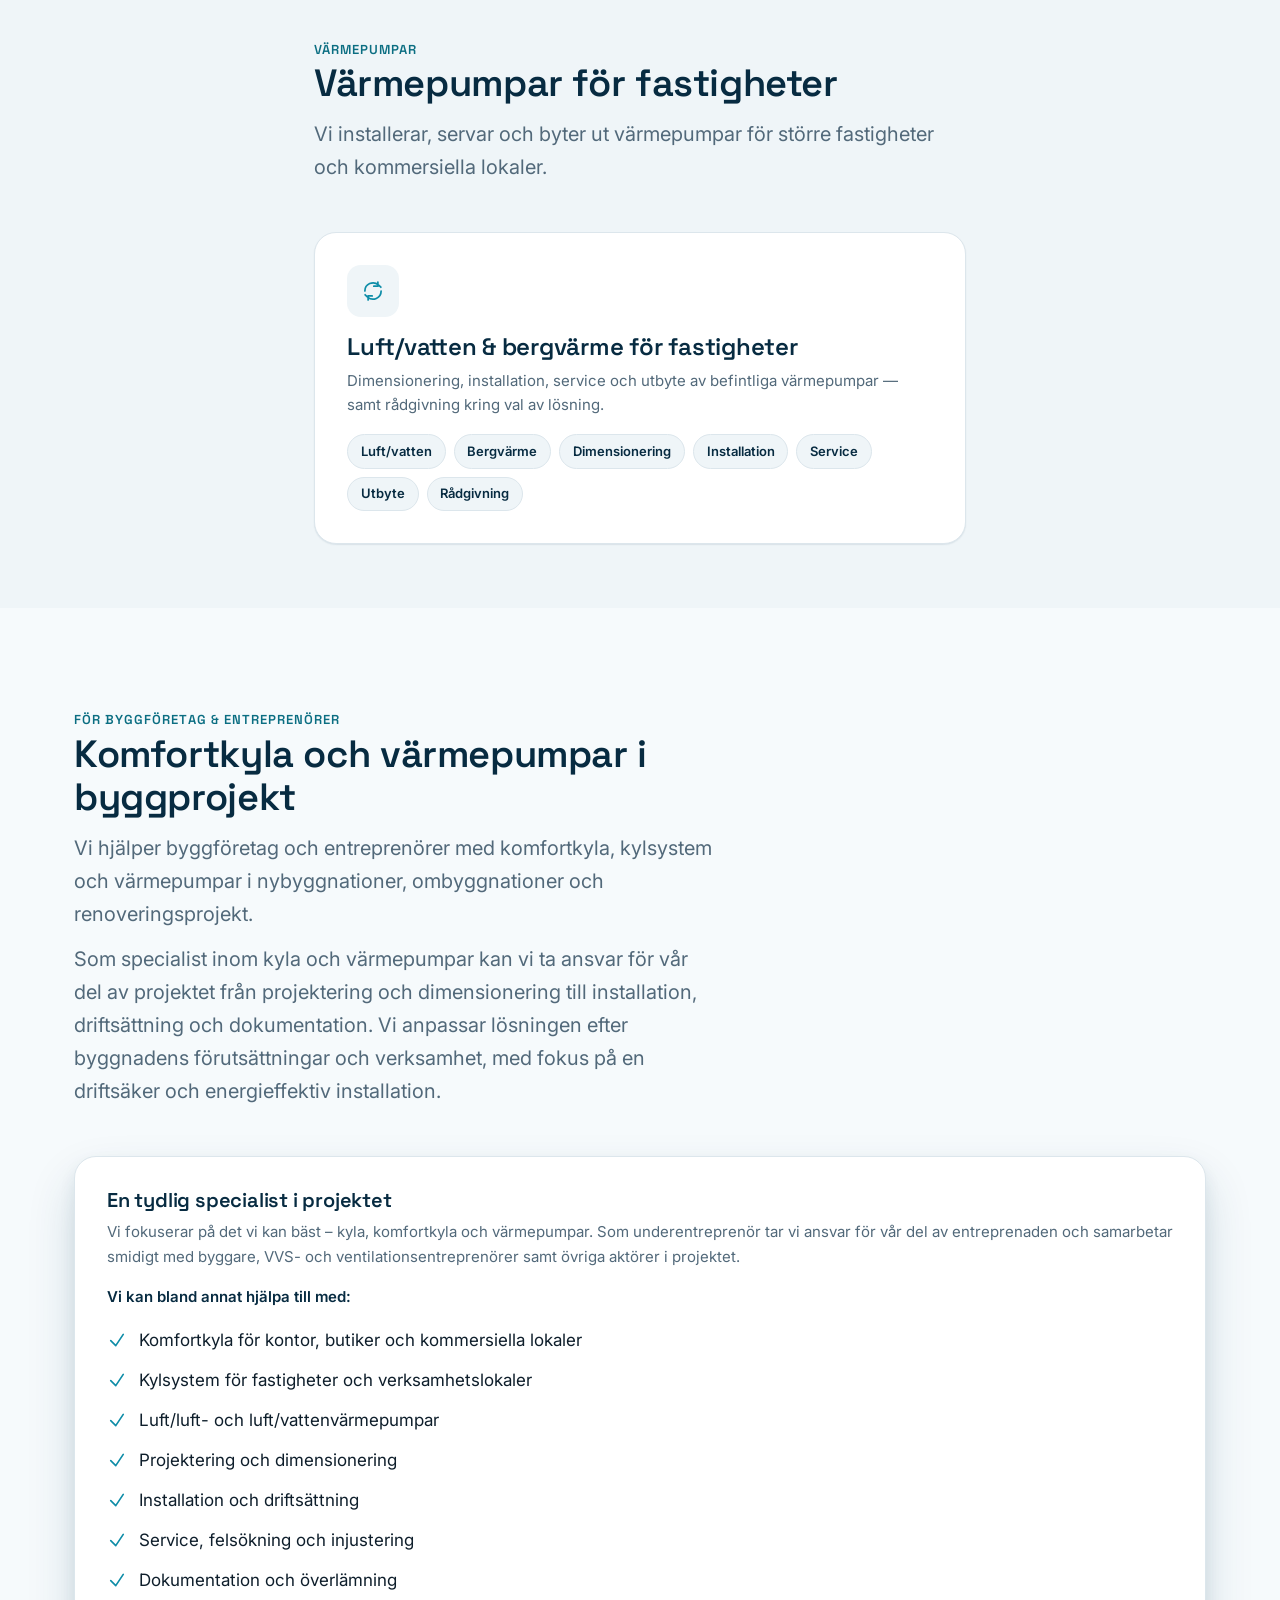
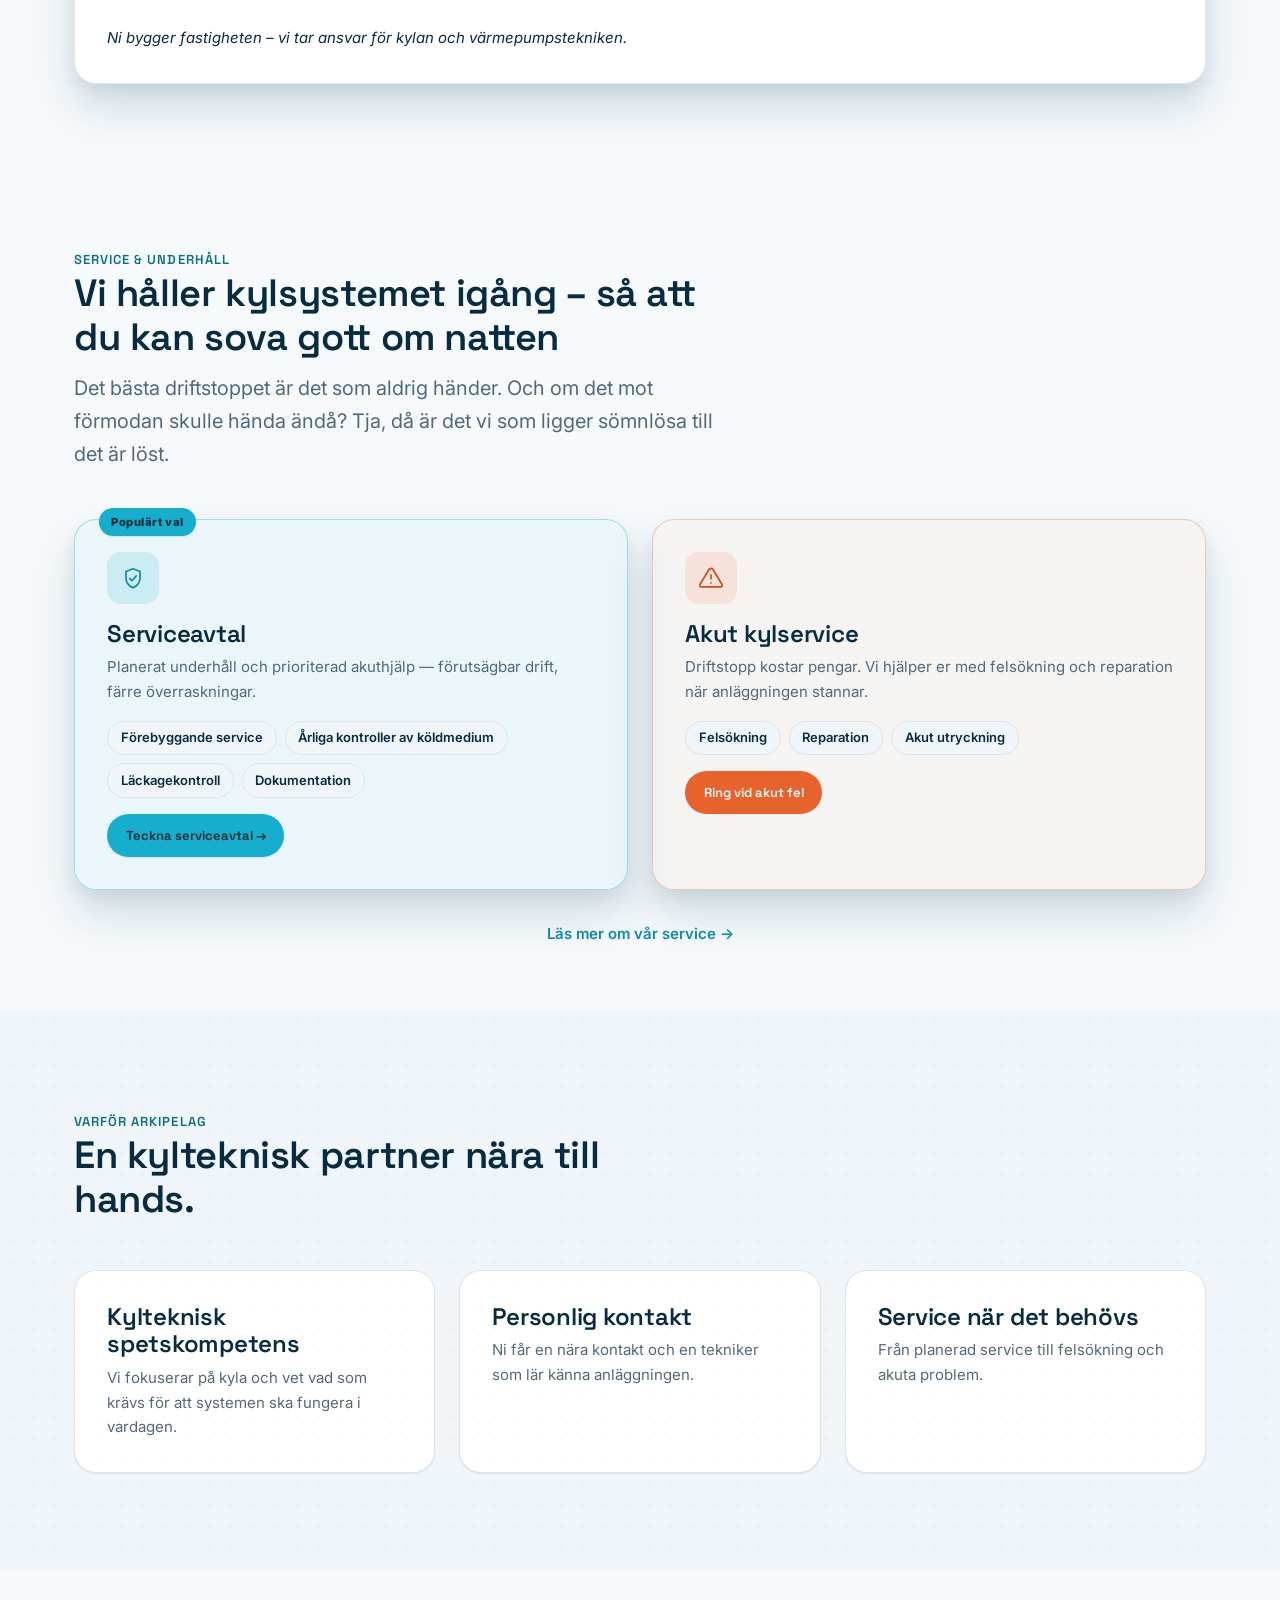
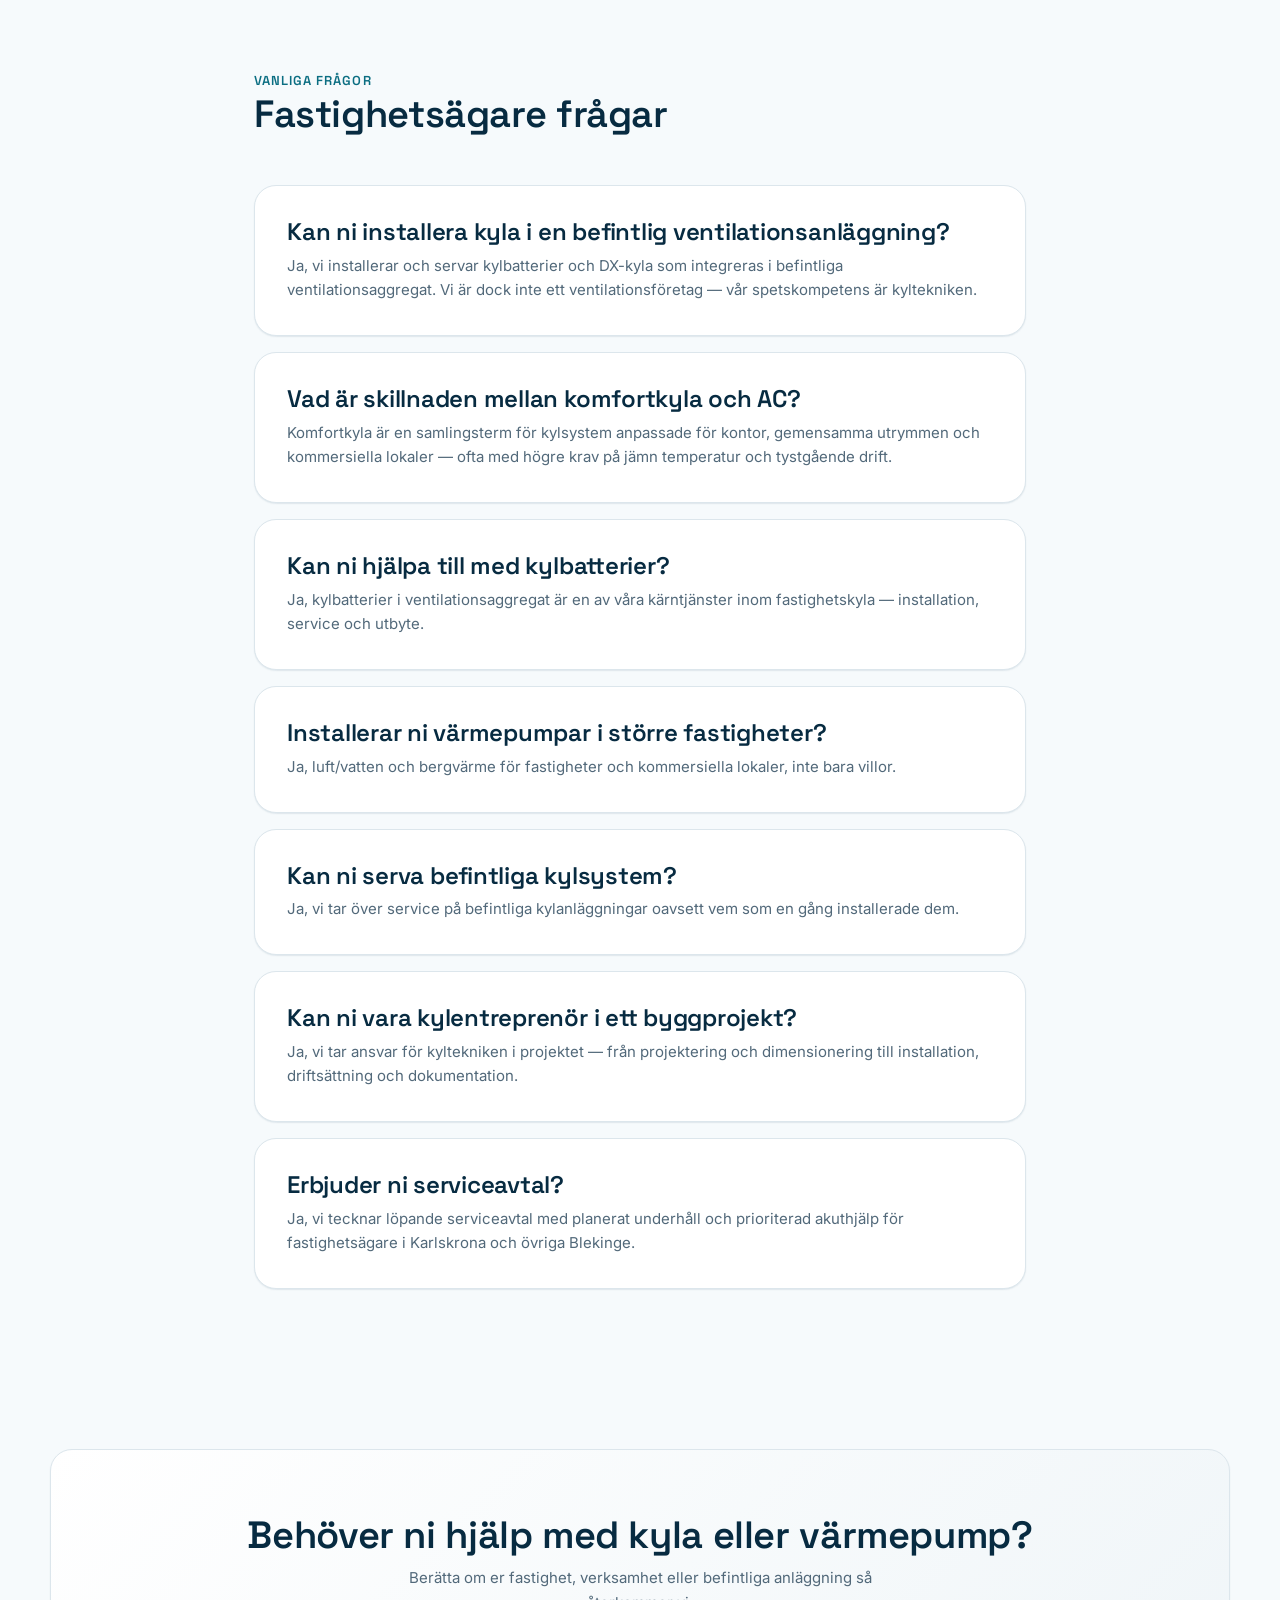
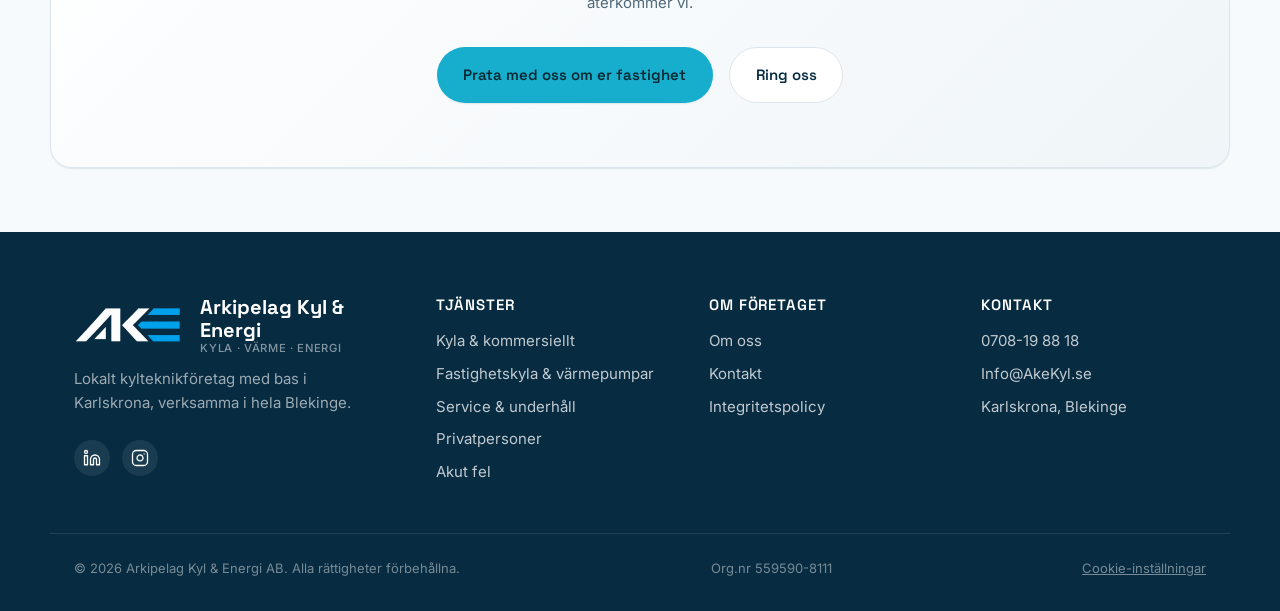
<file: fastighetsagare.html>
<!DOCTYPE html>
<html lang="sv">
<head>
<meta charset="UTF-8">
<meta name="viewport" content="width=device-width, initial-scale=1">
<title>Fastighetskyla & värmepumpar | Arkipelag Kyl & Energi</title>
<meta name="description" content="Arkipelag Kyl & Energi — fastighetskyla, kylbatterier och värmepumpar för fastighetsägare i Karlskrona, Ronneby och Karlshamn.">
<link rel="canonical" href="https://akekyl.se/fastighetsagare.html">
<meta property="og:type" content="website">
<meta property="og:title" content="Fastighetskyla & värmepumpar | Arkipelag Kyl & Energi">
<meta property="og:description" content="Arkipelag Kyl & Energi — fastighetskyla, kylbatterier och värmepumpar för fastighetsägare i Karlskrona, Ronneby och Karlshamn.">
<meta property="og:image" content="https://akekyl.se/assets/img/og-cover.jpg">
<meta property="og:url" content="https://akekyl.se/fastighetsagare.html">
<meta property="og:locale" content="sv_SE">
<link rel="icon" href="assets/img/favicon.ico" sizes="any">
<link rel="icon" href="assets/img/favicon-32.png" type="image/png" sizes="32x32">
<link rel="icon" href="assets/img/favicon-16.png" type="image/png" sizes="16x16">
<link rel="apple-touch-icon" href="assets/img/favicon-180.png">
<link rel="preload" as="image" href="assets/img/hero-karlskrona.jpg" fetchpriority="high">
<link rel="preconnect" href="https://fonts.googleapis.com">
<link rel="preconnect" href="https://fonts.gstatic.com" crossorigin>
<link rel="preload" as="style" href="https://fonts.googleapis.com/css2?family=Space+Grotesk:wght@500;600;700&family=Inter:wght@400;500;600;700&display=swap" onload="this.onload=null;this.rel='stylesheet'">
<noscript><link rel="stylesheet" href="https://fonts.googleapis.com/css2?family=Space+Grotesk:wght@500;600;700&family=Inter:wght@400;500;600;700&display=swap"></noscript>
<link rel="stylesheet" href="css/styles.css">
<script type="application/ld+json">
{
  "@context": "https://schema.org",
  "@type": "FAQPage",
  "mainEntity": [
    {
      "@type": "Question",
      "name": "Kan ni installera kyla i en befintlig ventilationsanläggning?",
      "acceptedAnswer": { "@type": "Answer", "text": "Ja, vi installerar och servar kylbatterier och DX-kyla som integreras i befintliga ventilationsaggregat, så att fastigheten får jämn komfortkyla. Vi är dock inte ett ventilationsföretag — vår spetskompetens är kyltekniken." }
    },
    {
      "@type": "Question",
      "name": "Vad är skillnaden mellan komfortkyla och AC?",
      "acceptedAnswer": { "@type": "Answer", "text": "Komfortkyla är en samlingsterm för kylsystem anpassade för kontor, gemensamma utrymmen och kommersiella lokaler — ofta med högre krav på jämn temperatur och tystgående drift än en enklare AC-enhet." }
    },
    {
      "@type": "Question",
      "name": "Kan ni hjälpa till med kylbatterier?",
      "acceptedAnswer": { "@type": "Answer", "text": "Ja, kylbatterier i ventilationsaggregat är en av våra kärntjänster inom fastighetskyla — installation, service och utbyte." }
    },
    {
      "@type": "Question",
      "name": "Installerar ni värmepumpar i större fastigheter?",
      "acceptedAnswer": { "@type": "Answer", "text": "Ja, vi installerar, servar och byter ut värmepumpar — luft/vatten och bergvärme — för fastigheter och kommersiella lokaler, inte bara villor." }
    },
    {
      "@type": "Question",
      "name": "Kan ni serva befintliga kylsystem?",
      "acceptedAnswer": { "@type": "Answer", "text": "Ja, vi tar över service på befintliga kylanläggningar oavsett vem som en gång installerade dem." }
    },
    {
      "@type": "Question",
      "name": "Kan ni vara kylentreprenör i ett byggprojekt?",
      "acceptedAnswer": { "@type": "Answer", "text": "Ja, vi tar ansvar för kyltekniken i projektet — från projektering och dimensionering till installation, driftsättning och dokumentation, i samordning med övriga entreprenörer." }
    },
    {
      "@type": "Question",
      "name": "Erbjuder ni serviceavtal?",
      "acceptedAnswer": { "@type": "Answer", "text": "Ja, vi tecknar löpande serviceavtal med planerat underhåll och prioriterad akuthjälp för fastighetsägare i Karlskrona och övriga Blekinge." }
    }
  ]
}
</script>
<script type="application/ld+json">
{
  "@context": "https://schema.org",
  "@type": "Service",
  "serviceType": "Fastighetskyla & värmepumpar",
  "name": "Fastighetskyla & värmepumpar",
  "provider": { "@type": "HVACBusiness", "@id": "https://akekyl.se/#business", "name": "Arkipelag Kyl & Energi AB", "url": "https://akekyl.se/" },
  "areaServed": [
    { "@type": "City", "name": "Karlskrona" },
    { "@type": "City", "name": "Ronneby" },
    { "@type": "City", "name": "Karlshamn" },
    { "@type": "AdministrativeArea", "name": "Blekinge" }
  ],
  "description": "Fastighetskyla, komfortkyla, kylbatterier och värmepumpar för fastighetsägare, byggföretag och entreprenörer i Karlskrona och övriga Blekinge."
}
</script>
<script type="application/ld+json">
{
  "@context": "https://schema.org",
  "@type": "BreadcrumbList",
  "itemListElement": [
    { "@type": "ListItem", "position": 1, "name": "Hem", "item": "https://akekyl.se/" },
    { "@type": "ListItem", "position": 2, "name": "Fastighetskyla & värmepumpar", "item": "https://akekyl.se/fastighetsagare.html" }
  ]
}
</script>
</head>
<body>
<a class="skip-link" href="#main">Hoppa till innehåll</a>

<header class="site-header">
  <div class="container site-header__inner">
    <a class="brand" href="./">
      <img class="brand__mark" width="408" height="150" src="assets/img/logo-icon.png" alt="Arkipelag Kyl & Energi logotyp">
      <span class="brand__text">Arkipelag Kyl & Energi<small>Kyla · Värme · Energi</small></span>
    </a>
    <nav class="nav" aria-label="Huvudmeny">
      <ul class="nav__links">
        <li><a href="./">Hem</a></li>
        <li><a href="kyla.html">Kyla</a></li>
        <li><a href="fastighetsagare.html" aria-current="page">Fastighet</a></li>
        <li><a href="service.html">Service</a></li>
        <li><a href="privat.html">Privat</a></li>
        <li><a href="om-oss.html">Om oss</a></li>
        <li><a href="kontakt.html">Kontakt</a></li>
      </ul>
      <div class="nav__cta">
        <a class="nav__phone nav__phone-label" href="tel:+46708198818">
          <svg viewBox="0 0 24 24" fill="none" stroke="currentColor" stroke-width="1.75"><path stroke-linecap="round" stroke-linejoin="round" d="M2.25 6.75c0 8.284 6.716 15 15 15h1.5a2.25 2.25 0 0 0 2.25-2.25v-1.372a1.5 1.5 0 0 0-1.164-1.462l-3.6-.9a1.5 1.5 0 0 0-1.53.44l-.83.98a13.5 13.5 0 0 1-6.06-6.06l.98-.83a1.5 1.5 0 0 0 .44-1.53l-.9-3.6A1.5 1.5 0 0 0 6.372 3H5.25A2.25 2.25 0 0 0 2.25 5.25v1.5Z"/></svg>
          0708-19 88 18
        </a>
        <a class="btn btn--primary btn--sm" href="kontakt.html">Begär offert</a>
        <button class="nav-toggle" type="button" aria-expanded="false" aria-controls="menuDrawer" id="navToggle">
          <svg viewBox="0 0 24 24" fill="none" stroke="currentColor" stroke-width="1.75"><path stroke-linecap="round" stroke-linejoin="round" d="M3.75 6.75h16.5M3.75 12h16.5M3.75 17.25h16.5"/></svg>
          <span class="visually-hidden">Öppna meny</span>
        </button>
      </div>
    </nav>
  </div>
</header>
<div class="menu-overlay" id="menuOverlay"></div>
<aside class="menu-drawer" id="menuDrawer" aria-hidden="true">
  <div class="menu-drawer__top">
    <a class="brand" href="./">
      <img class="brand__mark" width="408" height="150" src="assets/img/logo-icon-light.png" alt="Arkipelag Kyl & Energi logotyp">
      <span class="brand__text">Arkipelag Kyl & Energi<small>Kyla · Värme · Energi</small></span>
    </a>
    <button class="menu-drawer__close" id="menuClose" type="button" aria-label="Stäng meny">
      <svg viewBox="0 0 24 24" fill="none" stroke="currentColor" stroke-width="2"><path stroke-linecap="round" stroke-linejoin="round" d="M6 18 18 6M6 6l12 12"/></svg>
    </button>
  </div>
  <nav class="menu-drawer__nav" aria-label="Huvudmeny">
    <div class="menu-accordion">
      <button class="menu-accordion__trigger" type="button" aria-expanded="false">
        Kyla & kommersiellt
        <svg viewBox="0 0 24 24" fill="none" stroke="currentColor" stroke-width="2"><path stroke-linecap="round" stroke-linejoin="round" d="m19.5 8.25-7.5 7.5-7.5-7.5"/></svg>
      </button>
      <div class="menu-accordion__panel">
        <div class="menu-accordion__panel-inner">
          <a href="kyla.html#butik-livsmedel">Butik & livsmedel</a>
          <a href="kyla.html#restaurang-storkok">Restaurang & storkök</a>
          <a href="kyla.html#industri-teknisk">Industri & teknisk kyla</a>
          <a class="menu-accordion__all" href="kyla.html">Visa alla tjänster →</a>
        </div>
      </div>
    </div>
    <div class="menu-accordion">
      <button class="menu-accordion__trigger" type="button" aria-expanded="false">
        Fastighetskyla & värmepumpar
        <svg viewBox="0 0 24 24" fill="none" stroke="currentColor" stroke-width="2"><path stroke-linecap="round" stroke-linejoin="round" d="m19.5 8.25-7.5 7.5-7.5-7.5"/></svg>
      </button>
      <div class="menu-accordion__panel">
        <div class="menu-accordion__panel-inner">
          <a href="fastighetsagare.html#fastighetskyla">Fastighetskyla</a>
          <a href="fastighetsagare.html#varmepumpar">Värmepumpar</a>
          <a href="fastighetsagare.html#entreprenad">Kylentreprenad</a>
          <a class="menu-accordion__all" href="fastighetsagare.html">Visa alla tjänster →</a>
        </div>
      </div>
    </div>
    <a class="menu-drawer__link" href="service.html">Service</a>
    <a class="menu-drawer__link" href="privat.html">Privat</a>
    <a class="menu-drawer__link" href="om-oss.html">Om oss</a>
    <a class="menu-drawer__link" href="kontakt.html">Kontakt</a>
  </nav>
  <div class="menu-drawer__bottom">
    <a class="btn btn--primary btn--block" href="kontakt.html">Begär offert</a>
    <p class="menu-drawer__trust">Svarar oftast inom en arbetsdag · Certifierade kyltekniker</p>
  </div>
</aside>

<main id="main">

  <section class="hero hero--photo" style="padding-block: var(--space-6) 0;">
    <div class="container" style="padding-block: var(--space-8) var(--space-7); max-width: 760px;">
      <span class="eyebrow">
        <svg width="14" height="14" viewBox="0 0 24 24" fill="none" stroke="currentColor" stroke-width="2"><path stroke-linecap="round" stroke-linejoin="round" d="M2.25 12l8.954-8.955c.44-.439 1.152-.439 1.591 0L21.75 12M4.5 9.75v10.125c0 .621.504 1.125 1.125 1.125H9.75v-4.875c0-.621.504-1.125 1.125-1.125h2.25c.621 0 1.125.504 1.125 1.125V21h4.125c.621 0 1.125-.504 1.125-1.125V9.75"/></svg>
        Fastighetskyla & värmepumpar
      </span>
      <h1>Fastighetskyla och värmepumpar — håll rätt temperatur i hela fastigheten.</h1>
      <p class="lead">Vi installerar, servar och utvecklar kylsystem och värmepumpar för fastigheter och kommersiella lokaler i Karlskrona och Blekinge.</p>
      <div class="hero__actions">
        <a class="btn btn--primary" href="kontakt.html">Prata med oss om er fastighet</a>
        <a class="btn btn--accent-outline" href="#fastighetskyla">
          <svg width="18" height="18" viewBox="0 0 24 24" fill="none" stroke="currentColor" stroke-width="1.75"><path stroke-linecap="round" stroke-linejoin="round" d="M4 12h16M4 12a8 8 0 1 1 16 0M4 12a8 8 0 0 0 16 0"/></svg>
          Se våra tjänster
        </a>
        <a class="btn btn--outline" href="kontakt.html#akut">Akut fel — ring direkt</a>
      </div>
    </div>
  </section>

  <section class="section" id="fastighetskyla">
    <div class="container">
      <div class="section-head">
        <span class="eyebrow">Fastighetskyla</span>
        <h2>Komfortkyla för fastigheter och kommersiella lokaler</h2>
        <p>Vi hjälper fastighetsägare och verksamheter med komfortkyla som ger rätt temperatur och en stabil inomhusmiljö — från mindre kommersiella lokaler till större fastigheter.</p>
      </div>
      <div class="grid grid--2" style="gap: var(--space-5);">

        <div class="card">
          <div class="card--icon"><svg viewBox="0 0 24 24" fill="none" stroke="currentColor" stroke-width="1.6"><path stroke-linecap="round" stroke-linejoin="round" d="M4 12h16M4 12a8 8 0 1 1 16 0M4 12a8 8 0 0 0 16 0"/></svg></div>
          <h3>Kylteknik i fastigheten</h3>
          <p>Vi projekterar och installerar komfortkyla och ventilationskyla anpassade efter fastighetens behov. Oavsett om kylan tillförs via tilluften eller lokala kyldon ser vi till att ni får ett behagligt och stabilt inomhusklimat med hög energieffektivitet.</p>
        </div>

        <div class="card">
          <div class="card--icon"><svg viewBox="0 0 24 24" fill="none" stroke="currentColor" stroke-width="1.6"><path stroke-linecap="round" stroke-linejoin="round" d="M11.42 15.17 17.25 21A2.652 2.652 0 0 0 21 17.25l-5.877-5.877M11.42 15.17l2.496-3.03c.317-.384.74-.626 1.208-.766M11.42 15.17l-4.655 5.653a2.548 2.548 0 1 1-3.586-3.586l6.837-5.63m5.108-.233c.55-.164 1.163-.188 1.743-.14a4.5 4.5 0 0 0 4.486-6.336l-3.276 3.277a3.004 3.004 0 0 1-2.25-2.25l3.276-3.276a4.5 4.5 0 0 0-6.336 4.486c.091 1.076-.071 2.264-.904 2.95l-.94.777"/></svg></div>
          <h3>Drift, service & modernisering</h3>
          <p>Vi ser till att era kylsystem fungerar felfritt och energieffektivt över tid. Vi hjälper er med allt från regelbunden service och felsökning till akuta reparationer och modernisering av äldre anläggningar för lägre driftkostnader.</p>
        </div>

      </div>
      <p class="text-center mt-6" style="font-size: var(--fs-sm);">Letar du efter varukyla, restaurangkyla eller industrikyla? <a href="kyla.html" style="color:var(--color-accent-dark); font-weight:600;">Se vår sida för kommersiell kyla →</a></p>
    </div>
  </section>

  <section class="section section--tight section--alt">
    <div class="container" style="max-width: 700px;">
      <div class="section-head">
        <span class="eyebrow">Värmepumpar</span>
        <h2 id="varmepumpar">Värmepumpar för fastigheter</h2>
        <p>Vi installerar, servar och byter ut värmepumpar för större fastigheter och kommersiella lokaler.</p>
      </div>
      <div class="card">
        <div class="card--icon"><svg viewBox="0 0 24 24" fill="none" stroke="currentColor" stroke-width="1.6"><path stroke-linecap="round" stroke-linejoin="round" d="M16.5 3.75V7.5H12.75M7.5 20.25v-3.75h3.75M4.5 12a7.5 7.5 0 0 1 12.5-5.6l2.25 2.1M19.5 12a7.5 7.5 0 0 1-12.5 5.6l-2.25-2.1"/></svg></div>
        <h3>Luft/vatten & bergvärme för fastigheter</h3>
        <p>Dimensionering, installation, service och utbyte av befintliga värmepumpar — samt rådgivning kring val av lösning.</p>
        <ul class="tag-list">
          <li>Luft/vatten</li><li>Bergvärme</li><li>Dimensionering</li><li>Installation</li><li>Service</li><li>Utbyte</li><li>Rådgivning</li>
        </ul>
      </div>
    </div>
  </section>

  <section class="section" id="entreprenad">
    <div class="container">
      <div class="section-head">
        <span class="eyebrow">För byggföretag & entreprenörer</span>
        <h2>Komfortkyla och värmepumpar i byggprojekt</h2>
        <p>Vi hjälper byggföretag och entreprenörer med komfortkyla, kylsystem och värmepumpar i nybyggnationer, ombyggnationer och renoveringsprojekt.</p>
        <p class="mt-4">Som specialist inom kyla och värmepumpar kan vi ta ansvar för vår del av projektet från projektering och dimensionering till installation, driftsättning och dokumentation. Vi anpassar lösningen efter byggnadens förutsättningar och verksamhet, med fokus på en driftsäker och energieffektiv installation.</p>
      </div>
      <div class="card card--elevated">
        <h3 style="font-size: var(--fs-lg);">En tydlig specialist i projektet</h3>
        <p class="mt-2" style="color: var(--color-muted);">Vi fokuserar på det vi kan bäst – kyla, komfortkyla och värmepumpar. Som underentreprenör tar vi ansvar för vår del av entreprenaden och samarbetar smidigt med byggare, VVS- och ventilationsentreprenörer samt övriga aktörer i projektet.</p>
        <p class="mt-4" style="font-weight: 600; color: var(--color-primary-dark);">Vi kan bland annat hjälpa till med:</p>
        <ul style="display:flex; flex-direction:column; gap: var(--space-3); margin-top: var(--space-4);">
          <li class="flex items-center gap-3"><svg width="20" height="20" viewBox="0 0 24 24" fill="none" stroke="currentColor" stroke-width="2" style="color:var(--color-accent-dark); flex-shrink:0;"><path stroke-linecap="round" stroke-linejoin="round" d="m4.5 12.75 6 6 9-13.5"/></svg>Komfortkyla för kontor, butiker och kommersiella lokaler</li>
          <li class="flex items-center gap-3"><svg width="20" height="20" viewBox="0 0 24 24" fill="none" stroke="currentColor" stroke-width="2" style="color:var(--color-accent-dark); flex-shrink:0;"><path stroke-linecap="round" stroke-linejoin="round" d="m4.5 12.75 6 6 9-13.5"/></svg>Kylsystem för fastigheter och verksamhetslokaler</li>
          <li class="flex items-center gap-3"><svg width="20" height="20" viewBox="0 0 24 24" fill="none" stroke="currentColor" stroke-width="2" style="color:var(--color-accent-dark); flex-shrink:0;"><path stroke-linecap="round" stroke-linejoin="round" d="m4.5 12.75 6 6 9-13.5"/></svg>Luft/luft- och luft/vattenvärmepumpar</li>
          <li class="flex items-center gap-3"><svg width="20" height="20" viewBox="0 0 24 24" fill="none" stroke="currentColor" stroke-width="2" style="color:var(--color-accent-dark); flex-shrink:0;"><path stroke-linecap="round" stroke-linejoin="round" d="m4.5 12.75 6 6 9-13.5"/></svg>Projektering och dimensionering</li>
          <li class="flex items-center gap-3"><svg width="20" height="20" viewBox="0 0 24 24" fill="none" stroke="currentColor" stroke-width="2" style="color:var(--color-accent-dark); flex-shrink:0;"><path stroke-linecap="round" stroke-linejoin="round" d="m4.5 12.75 6 6 9-13.5"/></svg>Installation och driftsättning</li>
          <li class="flex items-center gap-3"><svg width="20" height="20" viewBox="0 0 24 24" fill="none" stroke="currentColor" stroke-width="2" style="color:var(--color-accent-dark); flex-shrink:0;"><path stroke-linecap="round" stroke-linejoin="round" d="m4.5 12.75 6 6 9-13.5"/></svg>Service, felsökning och injustering</li>
          <li class="flex items-center gap-3"><svg width="20" height="20" viewBox="0 0 24 24" fill="none" stroke="currentColor" stroke-width="2" style="color:var(--color-accent-dark); flex-shrink:0;"><path stroke-linecap="round" stroke-linejoin="round" d="m4.5 12.75 6 6 9-13.5"/></svg>Dokumentation och överlämning</li>
        </ul>
        <p class="mt-6" style="font-style: italic; color: var(--color-primary-dark);">Ni bygger fastigheten – vi tar ansvar för kylan och värmepumpstekniken.</p>
      </div>
    </div>
  </section>

  <section class="section section--tight" id="service">
    <div class="container">
      <div class="section-head">
        <span class="eyebrow">Service & underhåll</span>
        <h2>Vi håller kylsystemet igång – så att du kan sova gott om natten</h2>
        <p>Det bästa driftstoppet är det som aldrig händer. Och om det mot förmodan skulle hända ändå? Tja, då är det vi som ligger sömnlösa till det är löst.</p>
      </div>
      <div class="grid grid--2">

        <div class="card card--elevated" style="position:relative; border-color: rgba(23,174,206,0.35); background: rgba(23,174,206,0.05);">
          <span class="card-badge">Populärt val</span>
          <div class="card--icon" style="background: rgba(23,174,206,0.14); color: var(--color-accent-dark);"><svg viewBox="0 0 24 24" fill="none" stroke="currentColor" stroke-width="1.6"><path stroke-linecap="round" stroke-linejoin="round" d="M12 3.5 5.5 6v5.5c0 5 3 8 6.5 9.5 3.5-1.5 6.5-4.5 6.5-9.5V6L12 3.5Z"/><path stroke-linecap="round" stroke-linejoin="round" d="m9 12.5 2 2 4-4.5"/></svg></div>
          <h3>Serviceavtal</h3>
          <p>Planerat underhåll och prioriterad akuthjälp — förutsägbar drift, färre överraskningar.</p>
          <ul class="tag-list">
            <li>Förebyggande service</li><li>Årliga kontroller av köldmedium</li><li>Läckagekontroll</li><li>Dokumentation</li>
          </ul>
          <a class="btn btn--primary btn--sm mt-4" href="kontakt.html?behov=serviceavtal#offert">Teckna serviceavtal →</a>
        </div>

        <div class="card card--elevated" style="border-color: rgba(232,98,44,0.3); background: rgba(232,98,44,0.04);">
          <div class="card--icon" style="background: rgba(232,98,44,0.12); color: var(--color-warm-dark);"><svg viewBox="0 0 24 24" fill="none" stroke="currentColor" stroke-width="1.6"><path stroke-linecap="round" stroke-linejoin="round" d="M12 9v3.75m0 3.75h.008M10.29 3.86 1.82 18a1.5 1.5 0 0 0 1.29 2.25h17.78A1.5 1.5 0 0 0 22.18 18L13.71 3.86a1.5 1.5 0 0 0-2.62 0Z"/></svg></div>
          <h3>Akut kylservice</h3>
          <p>Driftstopp kostar pengar. Vi hjälper er med felsökning och reparation när anläggningen stannar.</p>
          <ul class="tag-list">
            <li>Felsökning</li><li>Reparation</li><li>Akut utryckning</li>
          </ul>
          <a class="btn btn--warm btn--sm mt-4" href="kontakt.html#akut">Ring vid akut fel</a>
        </div>

      </div>
      <p class="text-center mt-6" style="font-size: var(--fs-sm);"><a href="service.html" style="color:var(--color-accent-dark); font-weight:600;">Läs mer om vår service →</a></p>
    </div>
  </section>

  <section class="section section--alt texture-dots">
    <div class="container">
      <div class="section-head">
        <span class="eyebrow">Varför Arkipelag</span>
        <h2>En kylteknisk partner nära till hands.</h2>
      </div>
      <div class="grid grid--3">
        <div class="card">
          <h3>Kylteknisk spetskompetens</h3>
          <p>Vi fokuserar på kyla och vet vad som krävs för att systemen ska fungera i vardagen.</p>
        </div>
        <div class="card">
          <h3>Personlig kontakt</h3>
          <p>Ni får en nära kontakt och en tekniker som lär känna anläggningen.</p>
        </div>
        <div class="card">
          <h3>Service när det behövs</h3>
          <p>Från planerad service till felsökning och akuta problem.</p>
        </div>
      </div>
    </div>
  </section>

  <section class="section">
    <div class="container" style="max-width: 820px;">
      <div class="section-head">
        <span class="eyebrow">Vanliga frågor</span>
        <h2>Fastighetsägare frågar</h2>
      </div>
      <div style="display:flex; flex-direction:column; gap: var(--space-4);">
        <div class="card">
          <h3>Kan ni installera kyla i en befintlig ventilationsanläggning?</h3>
          <p>Ja, vi installerar och servar kylbatterier och DX-kyla som integreras i befintliga ventilationsaggregat. Vi är dock inte ett ventilationsföretag — vår spetskompetens är kyltekniken.</p>
        </div>
        <div class="card">
          <h3>Vad är skillnaden mellan komfortkyla och AC?</h3>
          <p>Komfortkyla är en samlingsterm för kylsystem anpassade för kontor, gemensamma utrymmen och kommersiella lokaler — ofta med högre krav på jämn temperatur och tystgående drift.</p>
        </div>
        <div class="card">
          <h3>Kan ni hjälpa till med kylbatterier?</h3>
          <p>Ja, kylbatterier i ventilationsaggregat är en av våra kärntjänster inom fastighetskyla — installation, service och utbyte.</p>
        </div>
        <div class="card">
          <h3>Installerar ni värmepumpar i större fastigheter?</h3>
          <p>Ja, luft/vatten och bergvärme för fastigheter och kommersiella lokaler, inte bara villor.</p>
        </div>
        <div class="card">
          <h3>Kan ni serva befintliga kylsystem?</h3>
          <p>Ja, vi tar över service på befintliga kylanläggningar oavsett vem som en gång installerade dem.</p>
        </div>
        <div class="card">
          <h3>Kan ni vara kylentreprenör i ett byggprojekt?</h3>
          <p>Ja, vi tar ansvar för kyltekniken i projektet — från projektering och dimensionering till installation, driftsättning och dokumentation.</p>
        </div>
        <div class="card">
          <h3>Erbjuder ni serviceavtal?</h3>
          <p>Ja, vi tecknar löpande serviceavtal med planerat underhåll och prioriterad akuthjälp för fastighetsägare i Karlskrona och övriga Blekinge.</p>
        </div>
      </div>
    </div>
  </section>

  <section class="section section--tight">
    <div class="container card text-center" style="padding: var(--space-8) var(--space-6); background: linear-gradient(135deg, var(--color-surface), var(--color-surface-alt));">
      <h2>Behöver ni hjälp med kyla eller värmepump?</h2>
      <p class="mt-2" style="max-width:52ch; margin-inline:auto;">Berätta om er fastighet, verksamhet eller befintliga anläggning så återkommer vi.</p>
      <div class="hero__actions" style="justify-content:center; margin-top: var(--space-6);">
        <a class="btn btn--primary" href="kontakt.html">Prata med oss om er fastighet</a>
        <a class="btn btn--ghost" href="tel:+46708198818">Ring oss</a>
      </div>
    </div>
  </section>

</main>

<footer class="site-footer">
  <div class="container footer-grid">
    <div>
      <a class="brand" href="./">
        <img class="brand__mark" width="408" height="150" src="assets/img/logo-icon-light.png" alt="Arkipelag Kyl & Energi logotyp">
        <span class="brand__text">Arkipelag Kyl & Energi<small>Kyla · Värme · Energi</small></span>
      </a>
      <p>Lokalt kylteknikföretag med bas i Karlskrona, verksamma i hela Blekinge.</p>
      <div class="footer-social">
        <a href="https://www.linkedin.com/company/arkipelag-kyl-energi/" target="_blank" rel="noopener noreferrer" aria-label="Arkipelag Kyl & Energi på LinkedIn">
          <svg viewBox="0 0 24 24" fill="none" stroke="currentColor" stroke-width="1.75" stroke-linecap="round" stroke-linejoin="round"><path d="M16 8a6 6 0 0 1 6 6v7h-4v-7a2 2 0 0 0-2-2 2 2 0 0 0-2 2v7h-4v-7a6 6 0 0 1 6-6z"/><rect x="2" y="9" width="4" height="12"/><circle cx="4" cy="4" r="2"/></svg>
        </a>
        <a href="https://www.instagram.com/arkipelagkyl" target="_blank" rel="noopener noreferrer" aria-label="Arkipelag Kyl & Energi på Instagram">
          <svg viewBox="0 0 24 24" fill="none" stroke="currentColor" stroke-width="1.75" stroke-linecap="round" stroke-linejoin="round"><rect x="2" y="2" width="20" height="20" rx="5" ry="5"/><path d="M16 11.37A4 4 0 1 1 12.63 8 4 4 0 0 1 16 11.37z"/><line x1="17.5" y1="6.5" x2="17.5" y2="6.5"/></svg>
        </a>
      </div>
    </div>
    <div>
      <h3>Tjänster</h3>
      <ul>
        <li><a href="kyla.html">Kyla & kommersiellt</a></li>
        <li><a href="fastighetsagare.html">Fastighetskyla & värmepumpar</a></li>
        <li><a href="service.html">Service & underhåll</a></li>
        <li><a href="privat.html">Privatpersoner</a></li>
        <li><a href="kontakt.html#akut">Akut fel</a></li>
      </ul>
    </div>
    <div>
      <h3>Om företaget</h3>
      <ul>
        <li><a href="om-oss.html">Om oss</a></li>
        <li><a href="kontakt.html">Kontakt</a></li>
        <li><a href="integritetspolicy.html">Integritetspolicy</a></li>
      </ul>
    </div>
    <div>
      <h3>Kontakt</h3>
      <ul>
        <li><a href="tel:+46708198818">0708-19 88 18</a></li>
        <li><a href="mailto:Info@AkeKyl.se">Info@AkeKyl.se</a></li>
        <li>Karlskrona, Blekinge</li>
      </ul>
    </div>
  </div>
  <div class="container footer-bottom">
    <span>© <span id="year"></span> Arkipelag Kyl & Energi AB. Alla rättigheter förbehållna.</span>
    <span>Org.nr 559590-8111</span>
  </div>
</footer>

<div class="sticky-cta">
  <a class="btn btn--ghost" href="tel:+46708198818">Ring oss</a>
  <a class="btn btn--primary" href="kontakt.html">Begär offert</a>
</div>

<script src="js/main.js"></script>
<script src="js/cookie-consent.js"></script>
</body>
</html>
</file>
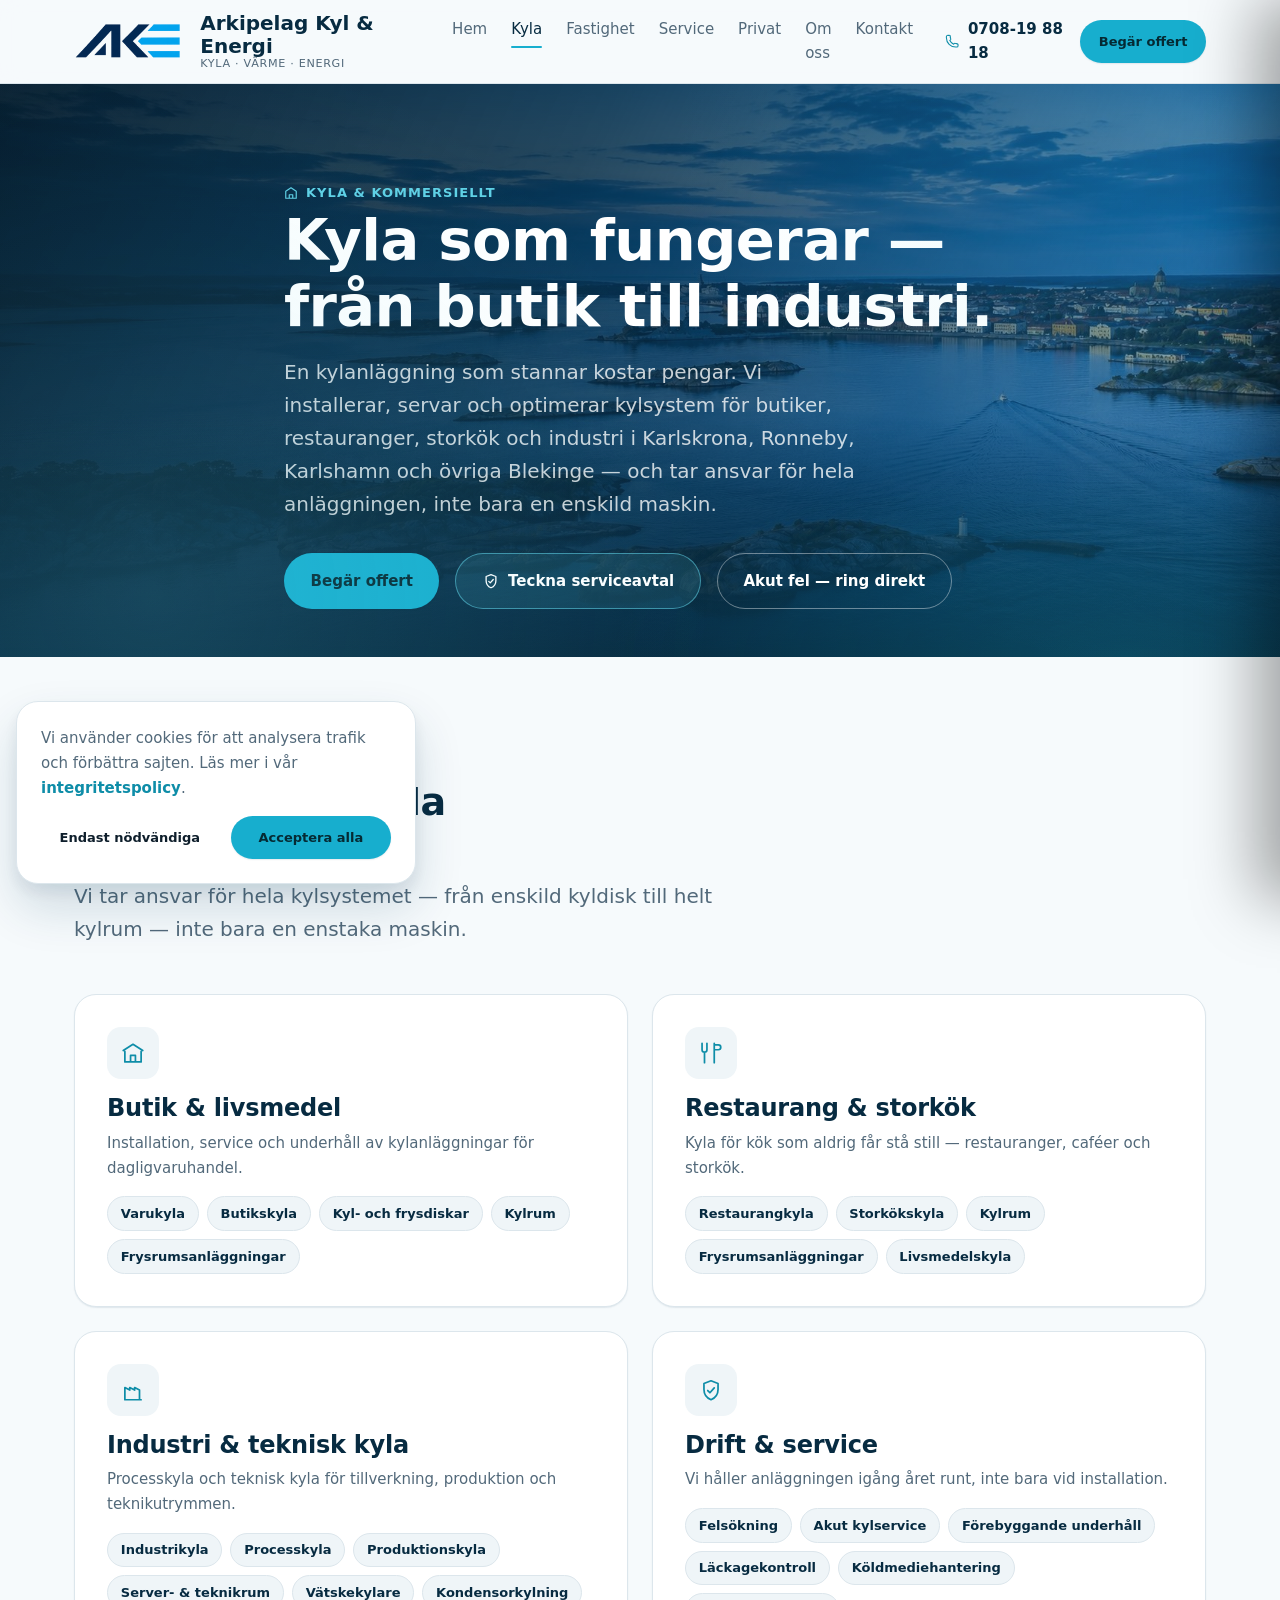
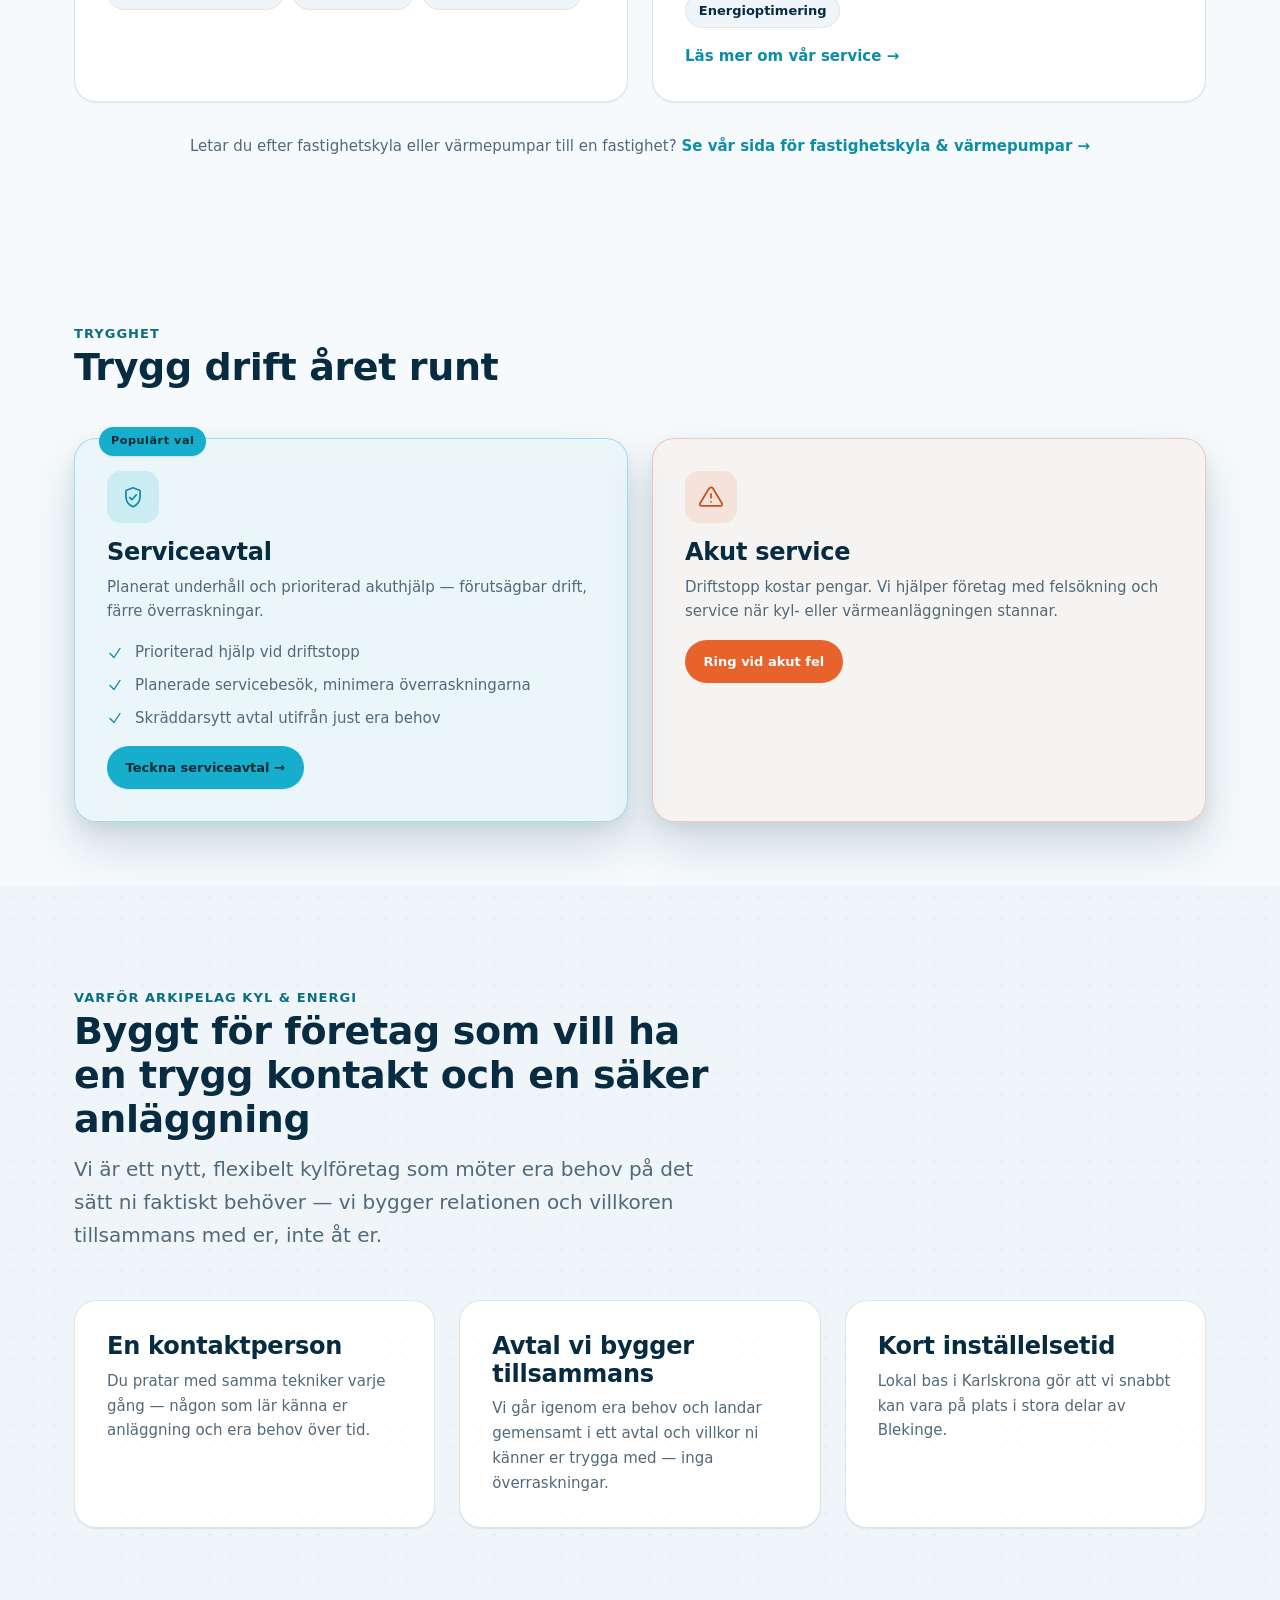
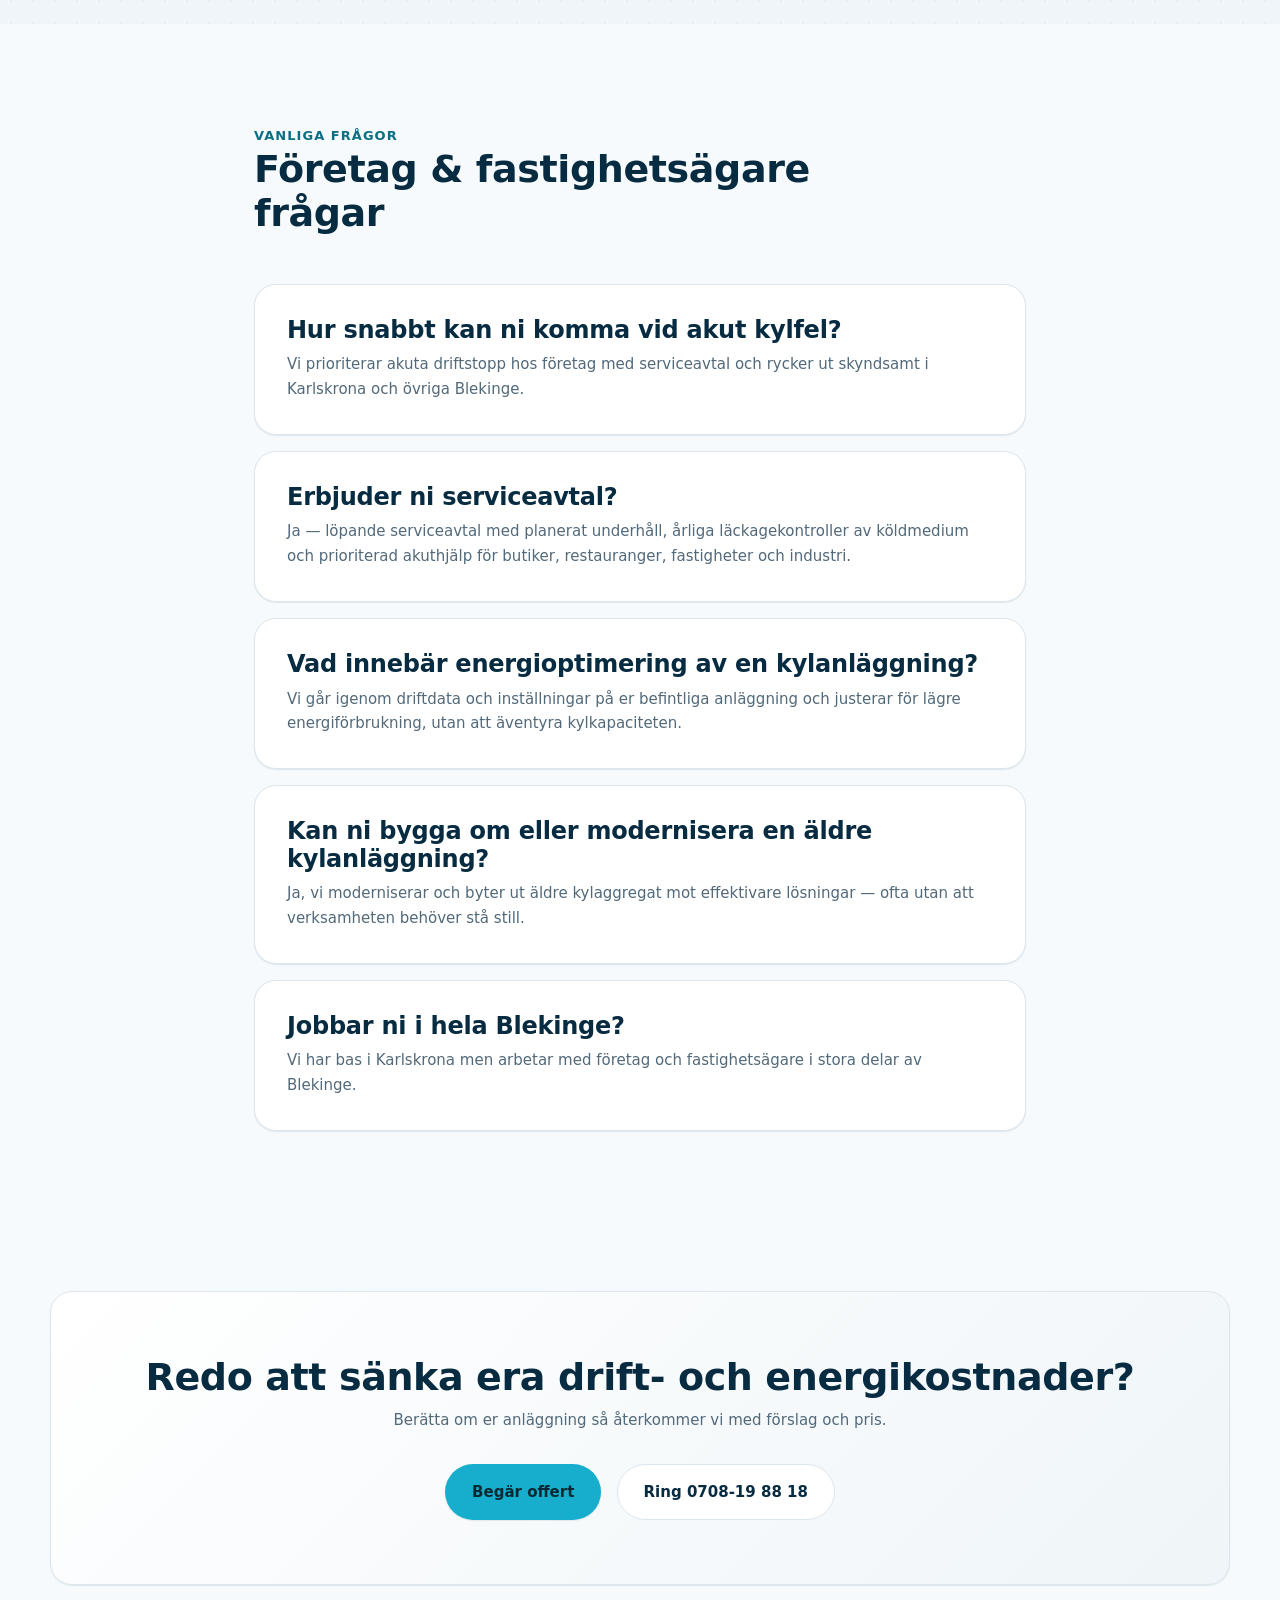
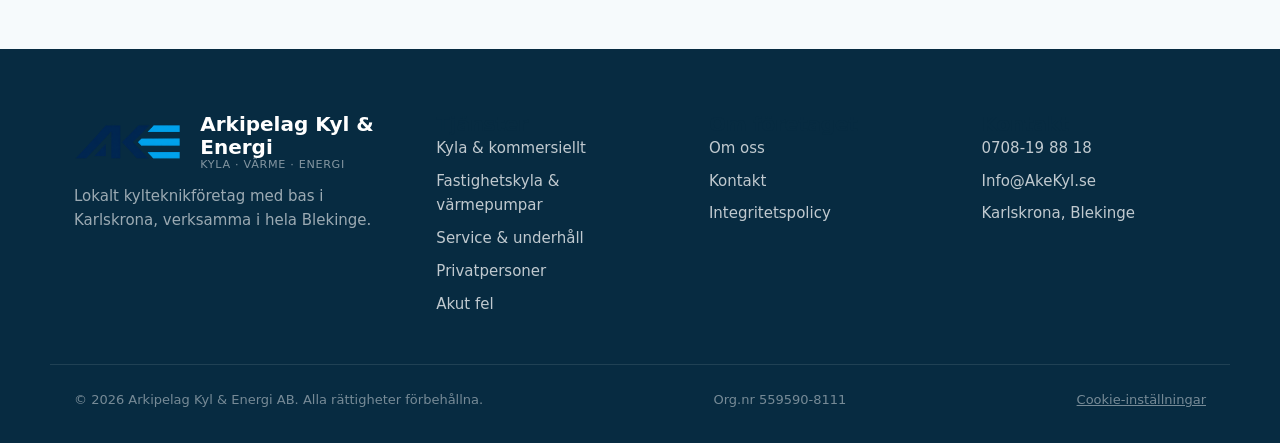
<file: foretag.html>
<!DOCTYPE html>
<html lang="sv">
<head>
<meta charset="UTF-8">
<meta name="viewport" content="width=device-width, initial-scale=1">
<title>Kyla & kommersiellt — kylteknik för butik, restaurang & industri | Arkipelag Kyl & Energi, Karlskrona</title>
<meta name="description" content="Arkipelag Kyl & Energi — kylteknikföretag i Karlskrona. Varukyla, restaurangkyla, industrikyla, kyl-/frysrum och kylservice för företag i Karlskrona, Ronneby, Karlshamn och Blekinge.">
<link rel="canonical" href="https://akekyl.se/foretag.html">
<meta property="og:type" content="website">
<meta property="og:title" content="Kyla & kommersiellt — kylteknik för butik, restaurang & industri | Arkipelag Kyl & Energi">
<meta property="og:description" content="Arkipelag Kyl & Energi — varukyla, restaurangkyla, industrikyla, kyl-/frysrum och kylservice för företag i Karlskrona, Ronneby, Karlshamn och Blekinge.">
<meta property="og:image" content="https://akekyl.se/assets/img/og-cover.jpg">
<meta property="og:url" content="https://akekyl.se/foretag.html">
<meta property="og:locale" content="sv_SE">
<link rel="icon" href="assets/img/favicon.ico" sizes="any">
<link rel="icon" href="assets/img/favicon-32.png" type="image/png" sizes="32x32">
<link rel="icon" href="assets/img/favicon-16.png" type="image/png" sizes="16x16">
<link rel="apple-touch-icon" href="assets/img/favicon-180.png">
<link rel="stylesheet" href="css/styles.css">
<script type="application/ld+json">
{
  "@context": "https://schema.org",
  "@type": "FAQPage",
  "mainEntity": [
    {
      "@type": "Question",
      "name": "Hur snabbt kan ni komma vid akut kylfel på min butik eller restaurang?",
      "acceptedAnswer": { "@type": "Answer", "text": "Vi prioriterar akuta driftstopp hos företag med serviceavtal och rycker ut skyndsamt i Karlskrona och övriga Blekinge. Ring oss direkt vid akut fel." }
    },
    {
      "@type": "Question",
      "name": "Erbjuder ni serviceavtal för kylanläggningar?",
      "acceptedAnswer": { "@type": "Answer", "text": "Ja, vi tecknar löpande serviceavtal med planerat underhåll, årliga läckagekontroller av köldmedium och prioriterad akuthjälp för butiker, restauranger, fastigheter och industri." }
    },
    {
      "@type": "Question",
      "name": "Vad innebär energioptimering av en kylanläggning?",
      "acceptedAnswer": { "@type": "Answer", "text": "Vi går igenom driftdata och inställningar på er befintliga anläggning och justerar eller uppgraderar för lägre energiförbrukning och driftkostnad, utan att äventyra kylkapaciteten." }
    },
    {
      "@type": "Question",
      "name": "Kan ni bygga om eller modernisera en äldre kylanläggning?",
      "acceptedAnswer": { "@type": "Answer", "text": "Ja, vi ombyggnad, moderniserar och byter ut äldre kylaggregat mot effektivare lösningar — ofta utan att verksamheten behöver stå still." }
    },
    {
      "@type": "Question",
      "name": "Jobbar ni i hela Blekinge eller bara Karlskrona?",
      "acceptedAnswer": { "@type": "Answer", "text": "Vi har bas i Karlskrona men arbetar med företag och fastighetsägare i stora delar av Blekinge, bland annat Ronneby och Karlshamn." }
    }
  ]
}
</script>
</head>
<body>
<a class="skip-link" href="#main">Hoppa till innehåll</a>

<header class="site-header">
  <div class="container site-header__inner">
    <a class="brand" href="index.html">
      <img class="brand__mark" src="assets/img/logo-icon.png" alt="Arkipelag Kyl & Energi logotyp">
      <span class="brand__text">Arkipelag Kyl & Energi<small>Kyla · Värme · Energi</small></span>
    </a>
    <nav class="nav" aria-label="Huvudmeny">
      <ul class="nav__links">
        <li><a href="index.html">Hem</a></li>
        <li><a href="foretag.html" aria-current="page">Kyla</a></li>
        <li><a href="fastighetsagare.html">Fastighet</a></li>
        <li><a href="service.html">Service</a></li>
        <li><a href="privat.html">Privat</a></li>
        <li><a href="om-oss.html">Om oss</a></li>
        <li><a href="kontakt.html">Kontakt</a></li>
      </ul>
      <div class="nav__cta">
        <a class="nav__phone nav__phone-label" href="tel:+46708198818">
          <svg viewBox="0 0 24 24" fill="none" stroke="currentColor" stroke-width="1.75"><path stroke-linecap="round" stroke-linejoin="round" d="M2.25 6.75c0 8.284 6.716 15 15 15h1.5a2.25 2.25 0 0 0 2.25-2.25v-1.372a1.5 1.5 0 0 0-1.164-1.462l-3.6-.9a1.5 1.5 0 0 0-1.53.44l-.83.98a13.5 13.5 0 0 1-6.06-6.06l.98-.83a1.5 1.5 0 0 0 .44-1.53l-.9-3.6A1.5 1.5 0 0 0 6.372 3H5.25A2.25 2.25 0 0 0 2.25 5.25v1.5Z"/></svg>
          0708-19 88 18
        </a>
        <a class="btn btn--primary btn--sm" href="kontakt.html">Begär offert</a>
        <button class="nav-toggle" type="button" aria-expanded="false" aria-controls="menuDrawer" id="navToggle">
          <svg viewBox="0 0 24 24" fill="none" stroke="currentColor" stroke-width="1.75"><path stroke-linecap="round" stroke-linejoin="round" d="M3.75 6.75h16.5M3.75 12h16.5M3.75 17.25h16.5"/></svg>
          <span class="visually-hidden">Öppna meny</span>
        </button>
      </div>
    </nav>
  </div>
</header>
<div class="menu-overlay" id="menuOverlay"></div>
<aside class="menu-drawer" id="menuDrawer" aria-hidden="true">
  <div class="menu-drawer__top">
    <a class="brand" href="index.html">
      <img class="brand__mark" src="assets/img/logo-icon.png" alt="Arkipelag Kyl & Energi logotyp">
      <span class="brand__text">Arkipelag Kyl & Energi<small>Kyla · Värme · Energi</small></span>
    </a>
    <button class="menu-drawer__close" id="menuClose" type="button" aria-label="Stäng meny">
      <svg viewBox="0 0 24 24" fill="none" stroke="currentColor" stroke-width="2"><path stroke-linecap="round" stroke-linejoin="round" d="M6 18 18 6M6 6l12 12"/></svg>
    </button>
  </div>
  <nav class="menu-drawer__nav" aria-label="Huvudmeny">
    <div class="menu-accordion">
      <button class="menu-accordion__trigger" type="button" aria-expanded="false">
        Kyla & kommersiellt
        <svg viewBox="0 0 24 24" fill="none" stroke="currentColor" stroke-width="2"><path stroke-linecap="round" stroke-linejoin="round" d="m19.5 8.25-7.5 7.5-7.5-7.5"/></svg>
      </button>
      <div class="menu-accordion__panel">
        <div class="menu-accordion__panel-inner">
          <a href="foretag.html#butik-livsmedel">Butik & livsmedel</a>
          <a href="foretag.html#restaurang-storkok">Restaurang & storkök</a>
          <a href="foretag.html#industri-teknisk">Industri & teknisk kyla</a>
          <a class="menu-accordion__all" href="foretag.html">Visa alla tjänster →</a>
        </div>
      </div>
    </div>
    <div class="menu-accordion">
      <button class="menu-accordion__trigger" type="button" aria-expanded="false">
        Fastighetskyla & värmepumpar
        <svg viewBox="0 0 24 24" fill="none" stroke="currentColor" stroke-width="2"><path stroke-linecap="round" stroke-linejoin="round" d="m19.5 8.25-7.5 7.5-7.5-7.5"/></svg>
      </button>
      <div class="menu-accordion__panel">
        <div class="menu-accordion__panel-inner">
          <a href="fastighetsagare.html#fastighetskyla">Fastighetskyla</a>
          <a href="fastighetsagare.html#varmepumpar">Värmepumpar</a>
          <a href="fastighetsagare.html#entreprenad">Kylentreprenad</a>
          <a class="menu-accordion__all" href="fastighetsagare.html">Visa alla tjänster →</a>
        </div>
      </div>
    </div>
    <a class="menu-drawer__link" href="service.html">Service</a>
    <a class="menu-drawer__link" href="privat.html">Privat</a>
    <a class="menu-drawer__link" href="om-oss.html">Om oss</a>
    <a class="menu-drawer__link" href="kontakt.html">Kontakt</a>
  </nav>
  <div class="menu-drawer__bottom">
    <a class="btn btn--primary btn--block" href="kontakt.html">Begär offert</a>
    <p class="menu-drawer__trust">Svarar oftast inom en arbetsdag · Certifierade kyltekniker</p>
  </div>
</aside>

<main id="main">

  <section class="hero hero--photo" style="padding-block: var(--space-6) 0;">
    <div class="container" style="padding-block: var(--space-8) var(--space-7); max-width: 760px;">
      <span class="eyebrow">
        <svg width="14" height="14" viewBox="0 0 24 24" fill="none" stroke="currentColor" stroke-width="2"><path stroke-linecap="round" stroke-linejoin="round" d="M3 21V9l9-6 9 6v12M3 21h18M9 21v-6h6v6"/></svg>
        Kyla & kommersiellt
      </span>
      <h1>Kyla som fungerar — från butik till industri.</h1>
      <p class="lead">En kylanläggning som stannar kostar pengar. Vi installerar, servar och optimerar kylsystem för butiker, restauranger, storkök och industri i Karlskrona, Ronneby, Karlshamn och övriga Blekinge — och tar ansvar för hela anläggningen, inte bara en enskild maskin.</p>
      <div class="hero__actions">
        <a class="btn btn--primary" href="kontakt.html">Begär offert</a>
        <a class="btn btn--accent-outline" href="kontakt.html?behov=serviceavtal#offert">
          <svg width="18" height="18" viewBox="0 0 24 24" fill="none" stroke="currentColor" stroke-width="1.75"><path stroke-linecap="round" stroke-linejoin="round" d="M12 3.5 5.5 6v5.5c0 5 3 8 6.5 9.5 3.5-1.5 6.5-4.5 6.5-9.5V6L12 3.5Z"/><path stroke-linecap="round" stroke-linejoin="round" d="m9 12.5 2 2 4-4.5"/></svg>
          Teckna serviceavtal
        </a>
        <a class="btn btn--outline" href="kontakt.html#akut">Akut fel — ring direkt</a>
      </div>
    </div>
  </section>

  <section class="section">
    <div class="container">
      <div class="section-head">
        <span class="eyebrow">Tjänster för företag</span>
        <h2>Kylteknik för hela verksamheten</h2>
        <p>Vi tar ansvar för hela kylsystemet — från enskild kyldisk till helt kylrum — inte bara en enstaka maskin.</p>
      </div>
      <div class="grid grid--2" style="gap: var(--space-5);">

        <div class="card" id="butik-livsmedel">
          <div class="card--icon"><svg viewBox="0 0 24 24" fill="none" stroke="currentColor" stroke-width="1.6"><path stroke-linecap="round" stroke-linejoin="round" d="M3 9.75 12 4l9 5.75M4.5 10.5v9.75h15V10.5M9.75 20.25v-6h4.5v6"/></svg></div>
          <h3>Butik & livsmedel</h3>
          <p>Installation, service och underhåll av kylanläggningar för dagligvaruhandel.</p>
          <ul class="tag-list">
            <li>Varukyla</li><li>Butikskyla</li><li>Kyl- och frysdiskar</li><li>Kylrum</li><li>Frysrumsanläggningar</li>
          </ul>
        </div>

        <div class="card" id="restaurang-storkok">
          <div class="card--icon"><svg viewBox="0 0 24 24" fill="none" stroke="currentColor" stroke-width="1.6"><path stroke-linecap="round" stroke-linejoin="round" d="M8.25 3v6a2.25 2.25 0 0 1-2.25 2.25v0A2.25 2.25 0 0 1 3.75 9V3M6 11.25V21m9-18v18m0-12h3.75a2.25 2.25 0 0 0 0-4.5H15v9"/></svg></div>
          <h3>Restaurang & storkök</h3>
          <p>Kyla för kök som aldrig får stå still — restauranger, caféer och storkök.</p>
          <ul class="tag-list">
            <li>Restaurangkyla</li><li>Storkökskyla</li><li>Kylrum</li><li>Frysrumsanläggningar</li><li>Livsmedelskyla</li>
          </ul>
        </div>

        <div class="card" id="industri-teknisk">
          <div class="card--icon"><svg viewBox="0 0 24 24" fill="none" stroke="currentColor" stroke-width="1.6"><path stroke-linecap="round" stroke-linejoin="round" d="M4.5 21V9.75L9 12V9.75l4.5 2.25V9.75l4.5 2.25V21M4.5 21h15"/></svg></div>
          <h3>Industri & teknisk kyla</h3>
          <p>Processkyla och teknisk kyla för tillverkning, produktion och teknikutrymmen.</p>
          <ul class="tag-list">
            <li>Industrikyla</li><li>Processkyla</li><li>Produktionskyla</li><li>Server- & teknikrum</li><li>Vätskekylare</li><li>Kondensorkylning</li>
          </ul>
        </div>

        <div class="card" id="drift-service">
          <div class="card--icon"><svg viewBox="0 0 24 24" fill="none" stroke="currentColor" stroke-width="1.6"><path stroke-linecap="round" stroke-linejoin="round" d="M12 3.5 5.5 6v5.5c0 5 3 8 6.5 9.5 3.5-1.5 6.5-4.5 6.5-9.5V6L12 3.5Z"/><path stroke-linecap="round" stroke-linejoin="round" d="m9 12.5 2 2 4-4.5"/></svg></div>
          <h3>Drift & service</h3>
          <p>Vi håller anläggningen igång året runt, inte bara vid installation.</p>
          <ul class="tag-list">
            <li>Felsökning</li><li>Akut kylservice</li><li>Förebyggande underhåll</li><li>Läckagekontroll</li><li>Köldmediehantering</li><li>Energioptimering</li>
          </ul>
          <p class="mt-4" style="font-size: var(--fs-sm);"><a href="service.html" style="color:var(--color-accent-dark); font-weight:600;">Läs mer om vår service →</a></p>
        </div>

      </div>
      <p class="text-center mt-6" style="font-size: var(--fs-sm);">Letar du efter fastighetskyla eller värmepumpar till en fastighet? <a href="fastighetsagare.html" style="color:var(--color-accent-dark); font-weight:600;">Se vår sida för fastighetskyla & värmepumpar →</a></p>
    </div>
  </section>

  <section class="section section--tight">
    <div class="container">
      <div class="section-head">
        <span class="eyebrow">Trygghet</span>
        <h2>Trygg drift året runt</h2>
      </div>
      <div class="grid grid--2">

        <div class="card card--elevated" id="serviceavtal" style="position:relative; border-color: rgba(23,174,206,0.35); background: rgba(23,174,206,0.05);">
          <span class="card-badge">Populärt val</span>
          <div class="card--icon" style="background: rgba(23,174,206,0.14); color: var(--color-accent-dark);"><svg viewBox="0 0 24 24" fill="none" stroke="currentColor" stroke-width="1.6"><path stroke-linecap="round" stroke-linejoin="round" d="M12 3.5 5.5 6v5.5c0 5 3 8 6.5 9.5 3.5-1.5 6.5-4.5 6.5-9.5V6L12 3.5Z"/><path stroke-linecap="round" stroke-linejoin="round" d="m9 12.5 2 2 4-4.5"/></svg></div>
          <h3>Serviceavtal</h3>
          <p>Planerat underhåll och prioriterad akuthjälp — förutsägbar drift, färre överraskningar.</p>
          <ul style="display:flex; flex-direction:column; gap: var(--space-2); margin: var(--space-4) 0; font-size: var(--fs-sm); color: var(--color-muted);">
            <li class="flex items-center gap-3"><svg width="16" height="16" viewBox="0 0 24 24" fill="none" stroke="currentColor" stroke-width="2" style="color:var(--color-accent-dark); flex-shrink:0;"><path stroke-linecap="round" stroke-linejoin="round" d="m4.5 12.75 6 6 9-13.5"/></svg>Prioriterad hjälp vid driftstopp</li>
            <li class="flex items-center gap-3"><svg width="16" height="16" viewBox="0 0 24 24" fill="none" stroke="currentColor" stroke-width="2" style="color:var(--color-accent-dark); flex-shrink:0;"><path stroke-linecap="round" stroke-linejoin="round" d="m4.5 12.75 6 6 9-13.5"/></svg>Planerade servicebesök, minimera överraskningarna</li>
            <li class="flex items-center gap-3"><svg width="16" height="16" viewBox="0 0 24 24" fill="none" stroke="currentColor" stroke-width="2" style="color:var(--color-accent-dark); flex-shrink:0;"><path stroke-linecap="round" stroke-linejoin="round" d="m4.5 12.75 6 6 9-13.5"/></svg>Skräddarsytt avtal utifrån just era behov</li>
          </ul>
          <a class="btn btn--primary btn--sm" href="kontakt.html?behov=serviceavtal#offert">Teckna serviceavtal →</a>
        </div>

        <div class="card card--elevated" style="border-color: rgba(232,98,44,0.3); background: rgba(232,98,44,0.04);" id="akut-service">
          <div class="card--icon" style="background: rgba(232,98,44,0.12); color: var(--color-warm-dark);"><svg viewBox="0 0 24 24" fill="none" stroke="currentColor" stroke-width="1.6"><path stroke-linecap="round" stroke-linejoin="round" d="M12 9v3.75m0 3.75h.008M10.29 3.86 1.82 18a1.5 1.5 0 0 0 1.29 2.25h17.78A1.5 1.5 0 0 0 22.18 18L13.71 3.86a1.5 1.5 0 0 0-2.62 0Z"/></svg></div>
          <h3>Akut service</h3>
          <p>Driftstopp kostar pengar. Vi hjälper företag med felsökning och service när kyl- eller värmeanläggningen stannar.</p>
          <a class="btn btn--warm btn--sm mt-4" href="kontakt.html#akut">Ring vid akut fel</a>
        </div>

      </div>
    </div>
  </section>

  <section class="section section--alt texture-dots">
    <div class="container">
      <div class="section-head">
        <span class="eyebrow">Varför Arkipelag Kyl & Energi</span>
        <h2>Byggt för företag som vill ha en trygg kontakt och en säker anläggning</h2>
        <p>Vi är ett nytt, flexibelt kylföretag som möter era behov på det sätt ni faktiskt behöver — vi bygger relationen och villkoren tillsammans med er, inte åt er.</p>
      </div>
      <div class="grid grid--3">
        <div class="card">
          <h3>En kontaktperson</h3>
          <p>Du pratar med samma tekniker varje gång — någon som lär känna er anläggning och era behov över tid.</p>
        </div>
        <div class="card">
          <h3>Avtal vi bygger tillsammans</h3>
          <p>Vi går igenom era behov och landar gemensamt i ett avtal och villkor ni känner er trygga med — inga överraskningar.</p>
        </div>
        <div class="card">
          <h3>Kort inställelsetid</h3>
          <p>Lokal bas i Karlskrona gör att vi snabbt kan vara på plats i stora delar av Blekinge.</p>
        </div>
      </div>
    </div>
  </section>

  <section class="section">
    <div class="container" style="max-width: 820px;">
      <div class="section-head">
        <span class="eyebrow">Vanliga frågor</span>
        <h2>Företag & fastighetsägare frågar</h2>
      </div>
      <div style="display:flex; flex-direction:column; gap: var(--space-4);">
        <div class="card">
          <h3>Hur snabbt kan ni komma vid akut kylfel?</h3>
          <p>Vi prioriterar akuta driftstopp hos företag med serviceavtal och rycker ut skyndsamt i Karlskrona och övriga Blekinge.</p>
        </div>
        <div class="card">
          <h3>Erbjuder ni serviceavtal?</h3>
          <p>Ja — löpande serviceavtal med planerat underhåll, årliga läckagekontroller av köldmedium och prioriterad akuthjälp för butiker, restauranger, fastigheter och industri.</p>
        </div>
        <div class="card">
          <h3>Vad innebär energioptimering av en kylanläggning?</h3>
          <p>Vi går igenom driftdata och inställningar på er befintliga anläggning och justerar för lägre energiförbrukning, utan att äventyra kylkapaciteten.</p>
        </div>
        <div class="card">
          <h3>Kan ni bygga om eller modernisera en äldre kylanläggning?</h3>
          <p>Ja, vi moderniserar och byter ut äldre kylaggregat mot effektivare lösningar — ofta utan att verksamheten behöver stå still.</p>
        </div>
        <div class="card">
          <h3>Jobbar ni i hela Blekinge?</h3>
          <p>Vi har bas i Karlskrona men arbetar med företag och fastighetsägare i stora delar av Blekinge.</p>
        </div>
      </div>
    </div>
  </section>

  <section class="section section--tight">
    <div class="container card text-center" style="padding: var(--space-8) var(--space-6); background: linear-gradient(135deg, var(--color-surface), var(--color-surface-alt));">
      <h2>Redo att sänka era drift- och energikostnader?</h2>
      <p class="mt-2" style="max-width:52ch; margin-inline:auto;">Berätta om er anläggning så återkommer vi med förslag och pris.</p>
      <div class="hero__actions" style="justify-content:center; margin-top: var(--space-6);">
        <a class="btn btn--primary" href="kontakt.html">Begär offert</a>
        <a class="btn btn--ghost" href="tel:+46708198818">Ring 0708-19 88 18</a>
      </div>
    </div>
  </section>

</main>

<footer class="site-footer">
  <div class="container footer-grid">
    <div>
      <a class="brand" href="index.html">
        <img class="brand__mark" src="assets/img/logo-icon.png" alt="Arkipelag Kyl & Energi logotyp">
        <span class="brand__text">Arkipelag Kyl & Energi<small>Kyla · Värme · Energi</small></span>
      </a>
      <p>Lokalt kylteknikföretag med bas i Karlskrona, verksamma i hela Blekinge.</p>
    </div>
    <div>
      <h4>Tjänster</h4>
      <ul>
        <li><a href="foretag.html">Kyla & kommersiellt</a></li>
        <li><a href="fastighetsagare.html">Fastighetskyla & värmepumpar</a></li>
        <li><a href="service.html">Service & underhåll</a></li>
        <li><a href="privat.html">Privatpersoner</a></li>
        <li><a href="kontakt.html#akut">Akut fel</a></li>
      </ul>
    </div>
    <div>
      <h4>Om företaget</h4>
      <ul>
        <li><a href="om-oss.html">Om oss</a></li>
        <li><a href="kontakt.html">Kontakt</a></li>
        <li><a href="integritetspolicy.html">Integritetspolicy</a></li>
      </ul>
    </div>
    <div>
      <h4>Kontakt</h4>
      <ul>
        <li><a href="tel:+46708198818">0708-19 88 18</a></li>
        <li><a href="mailto:Info@AkeKyl.se">Info@AkeKyl.se</a></li>
        <li>Karlskrona, Blekinge</li>
      </ul>
    </div>
  </div>
  <div class="container footer-bottom">
    <span>© <span id="year"></span> Arkipelag Kyl & Energi AB. Alla rättigheter förbehållna.</span>
    <span>Org.nr 559590-8111</span>
  </div>
</footer>

<div class="sticky-cta">
  <a class="btn btn--ghost" href="tel:+46708198818">Ring oss</a>
  <a class="btn btn--primary" href="kontakt.html">Begär offert</a>
</div>

<script src="js/main.js"></script>
<script src="js/cookie-consent.js"></script>
</body>
</html>
</file>
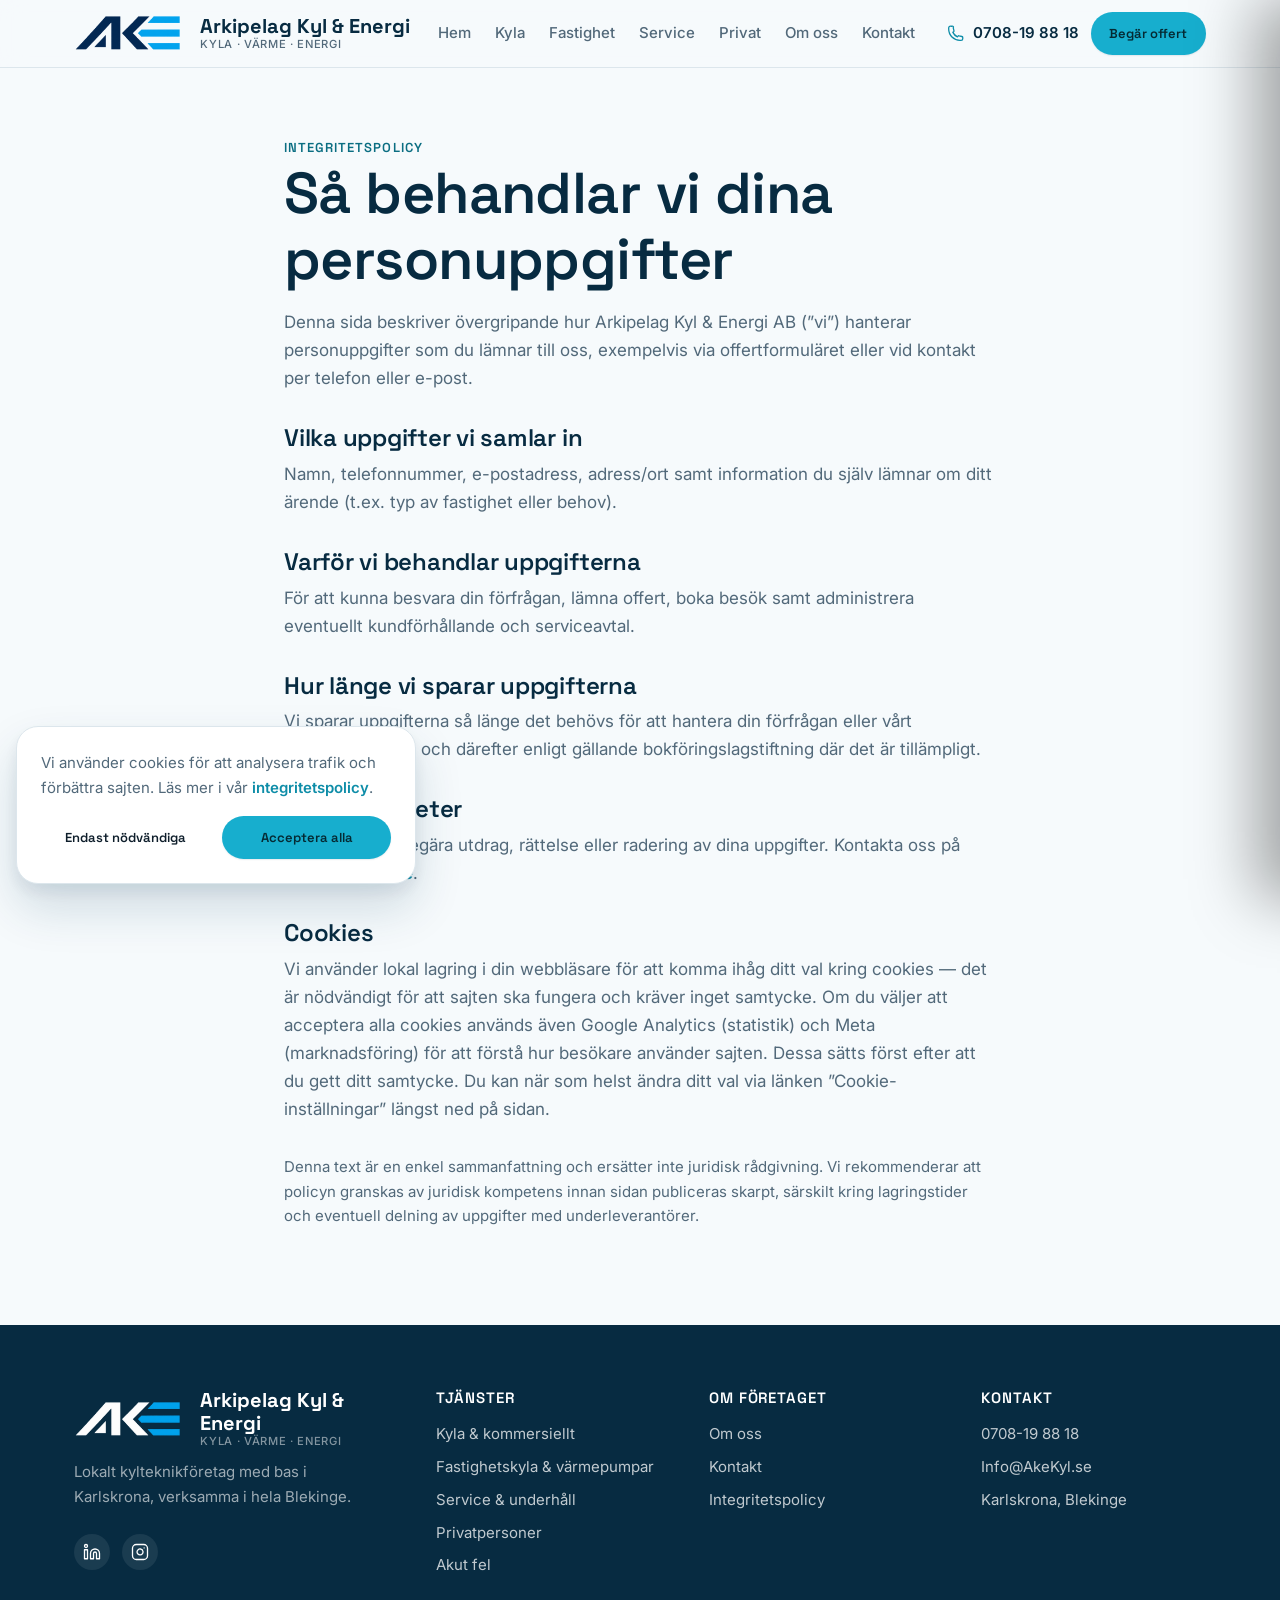
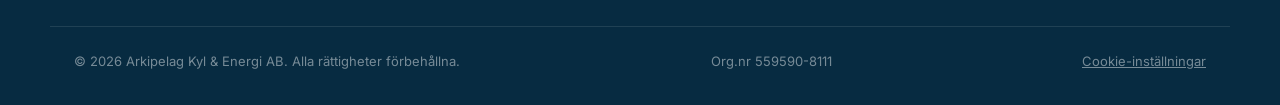
<file: integritetspolicy.html>
<!DOCTYPE html>
<html lang="sv">
<head>
<meta charset="UTF-8">
<meta name="viewport" content="width=device-width, initial-scale=1">
<title>Integritetspolicy | Arkipelag Kyl & Energi</title>
<meta name="description" content="Så behandlar Arkipelag Kyl & Energi AB dina personuppgifter.">
<meta name="robots" content="noindex, follow">
<link rel="canonical" href="https://akekyl.se/integritetspolicy.html">
<link rel="icon" href="assets/img/favicon.ico" sizes="any">
<link rel="icon" href="assets/img/favicon-32.png" type="image/png" sizes="32x32">
<link rel="icon" href="assets/img/favicon-16.png" type="image/png" sizes="16x16">
<link rel="apple-touch-icon" href="assets/img/favicon-180.png">
<link rel="preload" as="image" href="assets/img/hero-karlskrona.jpg" fetchpriority="high">
<link rel="preconnect" href="https://fonts.googleapis.com">
<link rel="preconnect" href="https://fonts.gstatic.com" crossorigin>
<link rel="preload" as="style" href="https://fonts.googleapis.com/css2?family=Space+Grotesk:wght@500;600;700&family=Inter:wght@400;500;600;700&display=swap" onload="this.onload=null;this.rel='stylesheet'">
<noscript><link rel="stylesheet" href="https://fonts.googleapis.com/css2?family=Space+Grotesk:wght@500;600;700&family=Inter:wght@400;500;600;700&display=swap"></noscript>
<link rel="stylesheet" href="css/styles.css">
</head>
<body>
<a class="skip-link" href="#main">Hoppa till innehåll</a>

<header class="site-header">
  <div class="container site-header__inner">
    <a class="brand" href="./">
      <img class="brand__mark" width="408" height="150" src="assets/img/logo-icon.png" alt="Arkipelag Kyl & Energi logotyp">
      <span class="brand__text">Arkipelag Kyl & Energi<small>Kyla · Värme · Energi</small></span>
    </a>
    <nav class="nav" aria-label="Huvudmeny">
      <ul class="nav__links">
        <li><a href="./">Hem</a></li>
        <li><a href="kyla.html">Kyla</a></li>
        <li><a href="fastighetsagare.html">Fastighet</a></li>
        <li><a href="service.html">Service</a></li>
        <li><a href="privat.html">Privat</a></li>
        <li><a href="om-oss.html">Om oss</a></li>
        <li><a href="kontakt.html">Kontakt</a></li>
      </ul>
      <div class="nav__cta">
        <a class="nav__phone nav__phone-label" href="tel:+46708198818">
          <svg viewBox="0 0 24 24" fill="none" stroke="currentColor" stroke-width="1.75"><path stroke-linecap="round" stroke-linejoin="round" d="M2.25 6.75c0 8.284 6.716 15 15 15h1.5a2.25 2.25 0 0 0 2.25-2.25v-1.372a1.5 1.5 0 0 0-1.164-1.462l-3.6-.9a1.5 1.5 0 0 0-1.53.44l-.83.98a13.5 13.5 0 0 1-6.06-6.06l.98-.83a1.5 1.5 0 0 0 .44-1.53l-.9-3.6A1.5 1.5 0 0 0 6.372 3H5.25A2.25 2.25 0 0 0 2.25 5.25v1.5Z"/></svg>
          0708-19 88 18
        </a>
        <a class="btn btn--primary btn--sm" href="kontakt.html">Begär offert</a>
        <button class="nav-toggle" type="button" aria-expanded="false" aria-controls="menuDrawer" id="navToggle">
          <svg viewBox="0 0 24 24" fill="none" stroke="currentColor" stroke-width="1.75"><path stroke-linecap="round" stroke-linejoin="round" d="M3.75 6.75h16.5M3.75 12h16.5M3.75 17.25h16.5"/></svg>
          <span class="visually-hidden">Öppna meny</span>
        </button>
      </div>
    </nav>
  </div>
</header>
<div class="menu-overlay" id="menuOverlay"></div>
<aside class="menu-drawer" id="menuDrawer" aria-hidden="true">
  <div class="menu-drawer__top">
    <a class="brand" href="./">
      <img class="brand__mark" width="408" height="150" src="assets/img/logo-icon-light.png" alt="Arkipelag Kyl & Energi logotyp">
      <span class="brand__text">Arkipelag Kyl & Energi<small>Kyla · Värme · Energi</small></span>
    </a>
    <button class="menu-drawer__close" id="menuClose" type="button" aria-label="Stäng meny">
      <svg viewBox="0 0 24 24" fill="none" stroke="currentColor" stroke-width="2"><path stroke-linecap="round" stroke-linejoin="round" d="M6 18 18 6M6 6l12 12"/></svg>
    </button>
  </div>
  <nav class="menu-drawer__nav" aria-label="Huvudmeny">
    <div class="menu-accordion">
      <button class="menu-accordion__trigger" type="button" aria-expanded="false">
        Kyla & kommersiellt
        <svg viewBox="0 0 24 24" fill="none" stroke="currentColor" stroke-width="2"><path stroke-linecap="round" stroke-linejoin="round" d="m19.5 8.25-7.5 7.5-7.5-7.5"/></svg>
      </button>
      <div class="menu-accordion__panel">
        <div class="menu-accordion__panel-inner">
          <a href="kyla.html#butik-livsmedel">Butik & livsmedel</a>
          <a href="kyla.html#restaurang-storkok">Restaurang & storkök</a>
          <a href="kyla.html#industri-teknisk">Industri & teknisk kyla</a>
          <a class="menu-accordion__all" href="kyla.html">Visa alla tjänster →</a>
        </div>
      </div>
    </div>
    <div class="menu-accordion">
      <button class="menu-accordion__trigger" type="button" aria-expanded="false">
        Fastighetskyla & värmepumpar
        <svg viewBox="0 0 24 24" fill="none" stroke="currentColor" stroke-width="2"><path stroke-linecap="round" stroke-linejoin="round" d="m19.5 8.25-7.5 7.5-7.5-7.5"/></svg>
      </button>
      <div class="menu-accordion__panel">
        <div class="menu-accordion__panel-inner">
          <a href="fastighetsagare.html#fastighetskyla">Fastighetskyla</a>
          <a href="fastighetsagare.html#varmepumpar">Värmepumpar</a>
          <a href="fastighetsagare.html#entreprenad">Kylentreprenad</a>
          <a class="menu-accordion__all" href="fastighetsagare.html">Visa alla tjänster →</a>
        </div>
      </div>
    </div>
    <a class="menu-drawer__link" href="service.html">Service</a>
    <a class="menu-drawer__link" href="privat.html">Privat</a>
    <a class="menu-drawer__link" href="om-oss.html">Om oss</a>
    <a class="menu-drawer__link" href="kontakt.html">Kontakt</a>
  </nav>
  <div class="menu-drawer__bottom">
    <a class="btn btn--primary btn--block" href="kontakt.html">Begär offert</a>
    <p class="menu-drawer__trust">Svarar oftast inom en arbetsdag · Certifierade kyltekniker</p>
  </div>
</aside>

<main id="main">
  <section class="section" style="padding-top: var(--space-8);">
    <div class="container" style="max-width: 760px;">
      <span class="eyebrow">Integritetspolicy</span>
      <h1>Så behandlar vi dina personuppgifter</h1>
      <p class="mt-4">Denna sida beskriver övergripande hur Arkipelag Kyl & Energi AB (”vi”) hanterar personuppgifter som du lämnar till oss, exempelvis via offertformuläret eller vid kontakt per telefon eller e-post.</p>

      <h2 class="mt-6" style="font-size: var(--fs-xl);">Vilka uppgifter vi samlar in</h2>
      <p class="mt-2">Namn, telefonnummer, e-postadress, adress/ort samt information du själv lämnar om ditt ärende (t.ex. typ av fastighet eller behov).</p>

      <h2 class="mt-6" style="font-size: var(--fs-xl);">Varför vi behandlar uppgifterna</h2>
      <p class="mt-2">För att kunna besvara din förfrågan, lämna offert, boka besök samt administrera eventuellt kundförhållande och serviceavtal.</p>

      <h2 class="mt-6" style="font-size: var(--fs-xl);">Hur länge vi sparar uppgifterna</h2>
      <p class="mt-2">Vi sparar uppgifterna så länge det behövs för att hantera din förfrågan eller vårt kundförhållande, och därefter enligt gällande bokföringslagstiftning där det är tillämpligt.</p>

      <h2 class="mt-6" style="font-size: var(--fs-xl);">Dina rättigheter</h2>
      <p class="mt-2">Du har rätt att begära utdrag, rättelse eller radering av dina uppgifter. Kontakta oss på <a href="mailto:Info@AkeKyl.se" style="color:var(--color-accent-dark); font-weight:600;">Info@AkeKyl.se</a>.</p>

      <h2 class="mt-6" style="font-size: var(--fs-xl);">Cookies</h2>
      <p class="mt-2">Vi använder lokal lagring i din webbläsare för att komma ihåg ditt val kring cookies — det är nödvändigt för att sajten ska fungera och kräver inget samtycke. Om du väljer att acceptera alla cookies används även Google Analytics (statistik) och Meta (marknadsföring) för att förstå hur besökare använder sajten. Dessa sätts först efter att du gett ditt samtycke. Du kan när som helst ändra ditt val via länken ”Cookie-inställningar” längst ned på sidan.</p>

      <p class="mt-6" style="font-size: var(--fs-sm);">Denna text är en enkel sammanfattning och ersätter inte juridisk rådgivning. Vi rekommenderar att policyn granskas av juridisk kompetens innan sidan publiceras skarpt, särskilt kring lagringstider och eventuell delning av uppgifter med underleverantörer.</p>
    </div>
  </section>
</main>

<footer class="site-footer">
  <div class="container footer-grid">
    <div>
      <a class="brand" href="./">
        <img class="brand__mark" width="408" height="150" src="assets/img/logo-icon-light.png" alt="Arkipelag Kyl & Energi logotyp">
        <span class="brand__text">Arkipelag Kyl & Energi<small>Kyla · Värme · Energi</small></span>
      </a>
      <p>Lokalt kylteknikföretag med bas i Karlskrona, verksamma i hela Blekinge.</p>
      <div class="footer-social">
        <a href="https://www.linkedin.com/company/arkipelag-kyl-energi/" target="_blank" rel="noopener noreferrer" aria-label="Arkipelag Kyl & Energi på LinkedIn">
          <svg viewBox="0 0 24 24" fill="none" stroke="currentColor" stroke-width="1.75" stroke-linecap="round" stroke-linejoin="round"><path d="M16 8a6 6 0 0 1 6 6v7h-4v-7a2 2 0 0 0-2-2 2 2 0 0 0-2 2v7h-4v-7a6 6 0 0 1 6-6z"/><rect x="2" y="9" width="4" height="12"/><circle cx="4" cy="4" r="2"/></svg>
        </a>
        <a href="https://www.instagram.com/arkipelagkyl" target="_blank" rel="noopener noreferrer" aria-label="Arkipelag Kyl & Energi på Instagram">
          <svg viewBox="0 0 24 24" fill="none" stroke="currentColor" stroke-width="1.75" stroke-linecap="round" stroke-linejoin="round"><rect x="2" y="2" width="20" height="20" rx="5" ry="5"/><path d="M16 11.37A4 4 0 1 1 12.63 8 4 4 0 0 1 16 11.37z"/><line x1="17.5" y1="6.5" x2="17.5" y2="6.5"/></svg>
        </a>
      </div>
    </div>
    <div>
      <h3>Tjänster</h3>
      <ul>
        <li><a href="kyla.html">Kyla & kommersiellt</a></li>
        <li><a href="fastighetsagare.html">Fastighetskyla & värmepumpar</a></li>
        <li><a href="service.html">Service & underhåll</a></li>
        <li><a href="privat.html">Privatpersoner</a></li>
        <li><a href="kontakt.html#akut">Akut fel</a></li>
      </ul>
    </div>
    <div>
      <h3>Om företaget</h3>
      <ul>
        <li><a href="om-oss.html">Om oss</a></li>
        <li><a href="kontakt.html">Kontakt</a></li>
        <li><a href="integritetspolicy.html">Integritetspolicy</a></li>
      </ul>
    </div>
    <div>
      <h3>Kontakt</h3>
      <ul>
        <li><a href="tel:+46708198818">0708-19 88 18</a></li>
        <li><a href="mailto:Info@AkeKyl.se">Info@AkeKyl.se</a></li>
        <li>Karlskrona, Blekinge</li>
      </ul>
    </div>
  </div>
  <div class="container footer-bottom">
    <span>© <span id="year"></span> Arkipelag Kyl & Energi AB. Alla rättigheter förbehållna.</span>
    <span>Org.nr 559590-8111</span>
  </div>
</footer>

<script src="js/main.js"></script>
<script src="js/cookie-consent.js"></script>
</body>
</html>
</file>
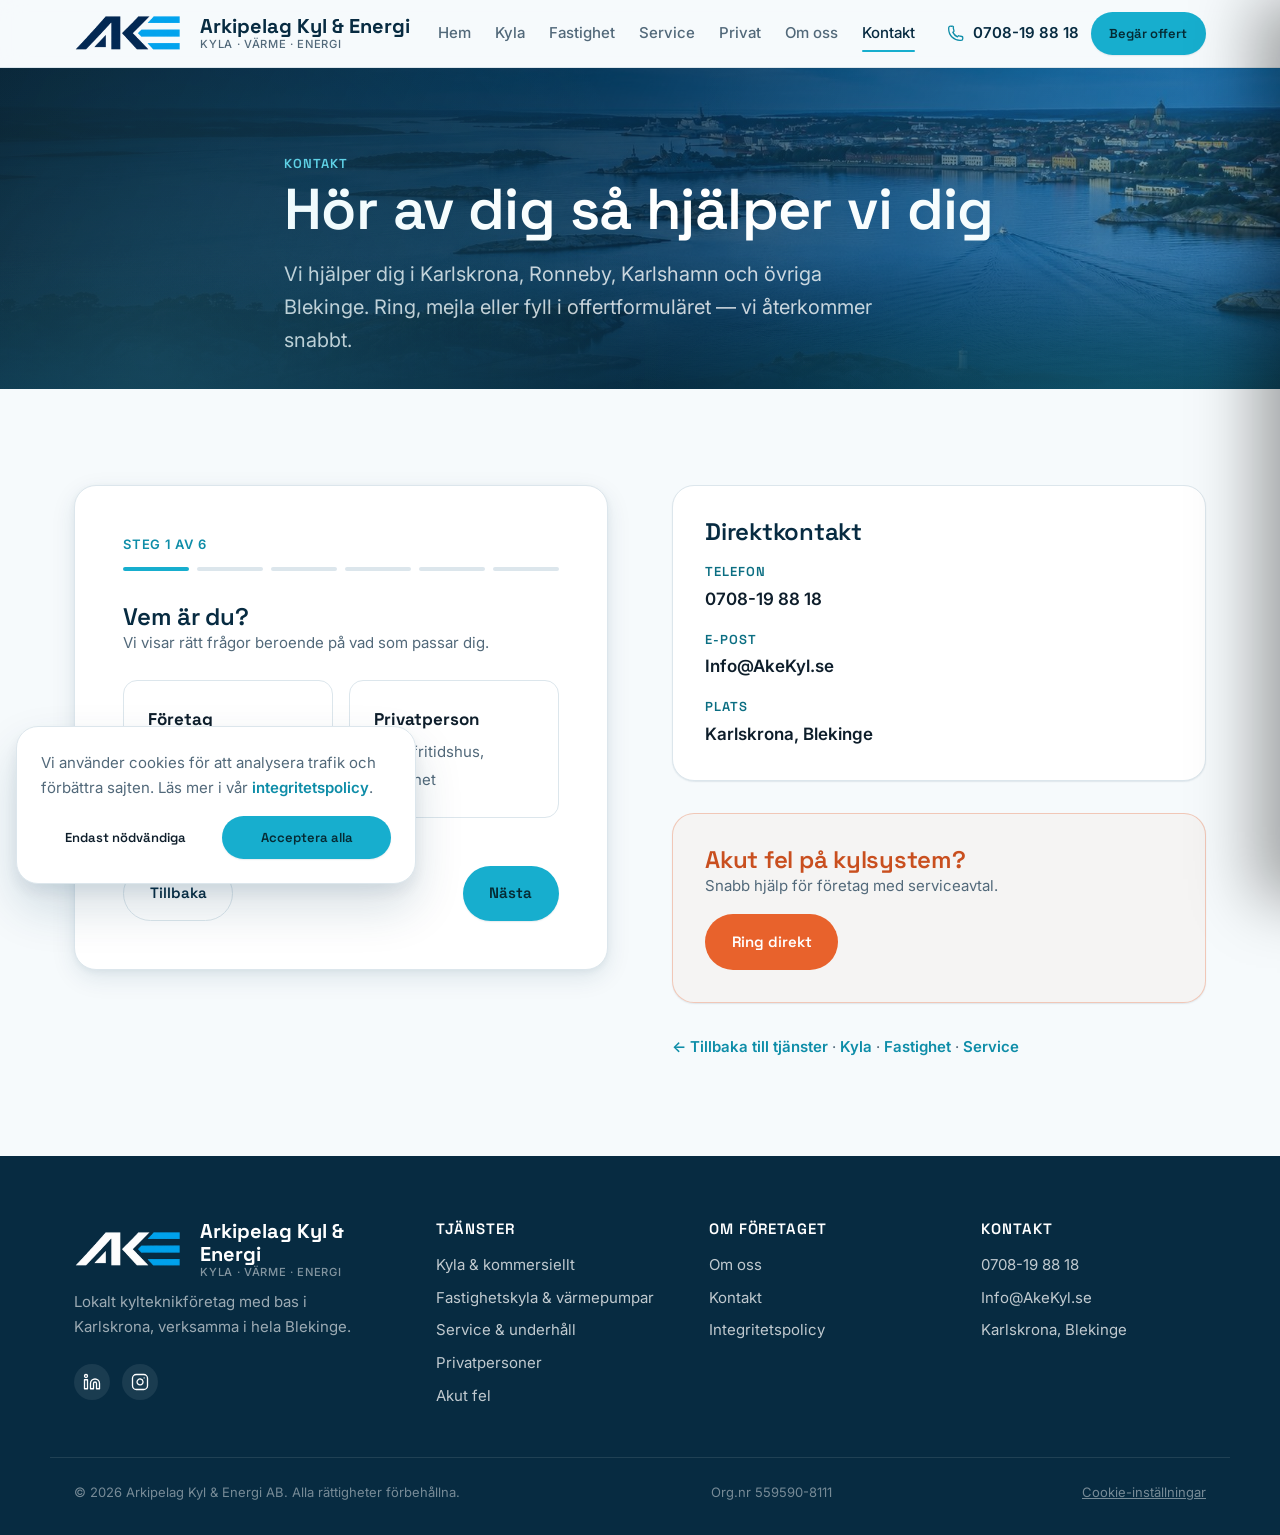
<file: kontakt.html>
<!DOCTYPE html>
<html lang="sv">
<head>
<meta charset="UTF-8">
<meta name="viewport" content="width=device-width, initial-scale=1">
<title>Kontakt & offert – Karlskrona | Arkipelag Kyl & Energi</title>
<meta name="description" content="Kontakta Arkipelag Kyl & Energi i Karlskrona, Ronneby och Karlshamn. Ring, mejla eller begär offert — vi återkommer snabbt.">
<link rel="canonical" href="https://akekyl.se/kontakt.html">
<meta property="og:type" content="website">
<meta property="og:title" content="Kontakt & offert – Karlskrona | Arkipelag Kyl & Energi">
<meta property="og:description" content="Kontakta Arkipelag Kyl & Energi i Karlskrona, Ronneby och Karlshamn. Ring, mejla eller begär offert — vi återkommer snabbt.">
<meta property="og:image" content="https://akekyl.se/assets/img/og-cover.jpg">
<meta property="og:url" content="https://akekyl.se/kontakt.html">
<meta property="og:locale" content="sv_SE">
<link rel="icon" href="assets/img/favicon.ico" sizes="any">
<link rel="icon" href="assets/img/favicon-32.png" type="image/png" sizes="32x32">
<link rel="icon" href="assets/img/favicon-16.png" type="image/png" sizes="16x16">
<link rel="apple-touch-icon" href="assets/img/favicon-180.png">
<link rel="preload" as="image" href="assets/img/hero-karlskrona.jpg" fetchpriority="high">
<link rel="preconnect" href="https://fonts.googleapis.com">
<link rel="preconnect" href="https://fonts.gstatic.com" crossorigin>
<link rel="preload" as="style" href="https://fonts.googleapis.com/css2?family=Space+Grotesk:wght@500;600;700&family=Inter:wght@400;500;600;700&display=swap" onload="this.onload=null;this.rel='stylesheet'">
<noscript><link rel="stylesheet" href="https://fonts.googleapis.com/css2?family=Space+Grotesk:wght@500;600;700&family=Inter:wght@400;500;600;700&display=swap"></noscript>
<link rel="stylesheet" href="css/styles.css">
<script type="application/ld+json">
{
  "@context": "https://schema.org",
  "@type": "HVACBusiness",
  "@id": "https://akekyl.se/#business",
  "name": "Arkipelag Kyl & Energi AB",
  "alternateName": "AKE",
  "url": "https://akekyl.se/",
  "telephone": "+46708198818",
  "email": "Info@AkeKyl.se",
  "sameAs": ["https://www.linkedin.com/company/arkipelag-kyl-energi/", "https://www.instagram.com/arkipelagkyl"],
  "priceRange": "$$",
  "image": "https://akekyl.se/assets/img/og-cover.jpg",
  "address": {
    "@type": "PostalAddress",
    "addressLocality": "Karlskrona",
    "addressRegion": "Blekinge",
    "addressCountry": "SE"
  },
  "geo": {
    "@type": "GeoCoordinates",
    "latitude": 56.1612,
    "longitude": 15.5869
  },
  "areaServed": [
    { "@type": "City", "name": "Karlskrona" },
    { "@type": "City", "name": "Ronneby" },
    { "@type": "City", "name": "Karlshamn" },
    { "@type": "AdministrativeArea", "name": "Blekinge" }
  ],
  "description": "Lokalt kylteknikföretag i Karlskrona som hjälper företag och fastighetsägare i Karlskrona, Ronneby, Karlshamn och hela Blekinge med kommersiell kyla, fastighetsteknik, service och värmepumpar."
}
</script>
<script type="application/ld+json">
{
  "@context": "https://schema.org",
  "@type": "BreadcrumbList",
  "itemListElement": [
    { "@type": "ListItem", "position": 1, "name": "Hem", "item": "https://akekyl.se/" },
    { "@type": "ListItem", "position": 2, "name": "Kontakt", "item": "https://akekyl.se/kontakt.html" }
  ]
}
</script>
</head>
<body>
<a class="skip-link" href="#main">Hoppa till innehåll</a>

<header class="site-header">
  <div class="container site-header__inner">
    <a class="brand" href="./">
      <img class="brand__mark" width="408" height="150" src="assets/img/logo-icon.png" alt="Arkipelag Kyl & Energi logotyp">
      <span class="brand__text">Arkipelag Kyl & Energi<small>Kyla · Värme · Energi</small></span>
    </a>
    <nav class="nav" aria-label="Huvudmeny">
      <ul class="nav__links">
        <li><a href="./">Hem</a></li>
        <li><a href="kyla.html">Kyla</a></li>
        <li><a href="fastighetsagare.html">Fastighet</a></li>
        <li><a href="service.html">Service</a></li>
        <li><a href="privat.html">Privat</a></li>
        <li><a href="om-oss.html">Om oss</a></li>
        <li><a href="kontakt.html" aria-current="page">Kontakt</a></li>
      </ul>
      <div class="nav__cta">
        <a class="nav__phone nav__phone-label" href="tel:+46708198818">
          <svg viewBox="0 0 24 24" fill="none" stroke="currentColor" stroke-width="1.75"><path stroke-linecap="round" stroke-linejoin="round" d="M2.25 6.75c0 8.284 6.716 15 15 15h1.5a2.25 2.25 0 0 0 2.25-2.25v-1.372a1.5 1.5 0 0 0-1.164-1.462l-3.6-.9a1.5 1.5 0 0 0-1.53.44l-.83.98a13.5 13.5 0 0 1-6.06-6.06l.98-.83a1.5 1.5 0 0 0 .44-1.53l-.9-3.6A1.5 1.5 0 0 0 6.372 3H5.25A2.25 2.25 0 0 0 2.25 5.25v1.5Z"/></svg>
          0708-19 88 18
        </a>
        <a class="btn btn--primary btn--sm" href="#offert">Begär offert</a>
        <button class="nav-toggle" type="button" aria-expanded="false" aria-controls="menuDrawer" id="navToggle">
          <svg viewBox="0 0 24 24" fill="none" stroke="currentColor" stroke-width="1.75"><path stroke-linecap="round" stroke-linejoin="round" d="M3.75 6.75h16.5M3.75 12h16.5M3.75 17.25h16.5"/></svg>
          <span class="visually-hidden">Öppna meny</span>
        </button>
      </div>
    </nav>
  </div>
</header>
<div class="menu-overlay" id="menuOverlay"></div>
<aside class="menu-drawer" id="menuDrawer" aria-hidden="true">
  <div class="menu-drawer__top">
    <a class="brand" href="./">
      <img class="brand__mark" width="408" height="150" src="assets/img/logo-icon-light.png" alt="Arkipelag Kyl & Energi logotyp">
      <span class="brand__text">Arkipelag Kyl & Energi<small>Kyla · Värme · Energi</small></span>
    </a>
    <button class="menu-drawer__close" id="menuClose" type="button" aria-label="Stäng meny">
      <svg viewBox="0 0 24 24" fill="none" stroke="currentColor" stroke-width="2"><path stroke-linecap="round" stroke-linejoin="round" d="M6 18 18 6M6 6l12 12"/></svg>
    </button>
  </div>
  <nav class="menu-drawer__nav" aria-label="Huvudmeny">
    <div class="menu-accordion">
      <button class="menu-accordion__trigger" type="button" aria-expanded="false">
        Kyla & kommersiellt
        <svg viewBox="0 0 24 24" fill="none" stroke="currentColor" stroke-width="2"><path stroke-linecap="round" stroke-linejoin="round" d="m19.5 8.25-7.5 7.5-7.5-7.5"/></svg>
      </button>
      <div class="menu-accordion__panel">
        <div class="menu-accordion__panel-inner">
          <a href="kyla.html#butik-livsmedel">Butik & livsmedel</a>
          <a href="kyla.html#restaurang-storkok">Restaurang & storkök</a>
          <a href="kyla.html#industri-teknisk">Industri & teknisk kyla</a>
          <a class="menu-accordion__all" href="kyla.html">Visa alla tjänster →</a>
        </div>
      </div>
    </div>
    <div class="menu-accordion">
      <button class="menu-accordion__trigger" type="button" aria-expanded="false">
        Fastighetskyla & värmepumpar
        <svg viewBox="0 0 24 24" fill="none" stroke="currentColor" stroke-width="2"><path stroke-linecap="round" stroke-linejoin="round" d="m19.5 8.25-7.5 7.5-7.5-7.5"/></svg>
      </button>
      <div class="menu-accordion__panel">
        <div class="menu-accordion__panel-inner">
          <a href="fastighetsagare.html#fastighetskyla">Fastighetskyla</a>
          <a href="fastighetsagare.html#varmepumpar">Värmepumpar</a>
          <a href="fastighetsagare.html#entreprenad">Kylentreprenad</a>
          <a class="menu-accordion__all" href="fastighetsagare.html">Visa alla tjänster →</a>
        </div>
      </div>
    </div>
    <a class="menu-drawer__link" href="service.html">Service</a>
    <a class="menu-drawer__link" href="privat.html">Privat</a>
    <a class="menu-drawer__link" href="om-oss.html">Om oss</a>
    <a class="menu-drawer__link" href="kontakt.html" aria-current="page">Kontakt</a>
  </nav>
  <div class="menu-drawer__bottom">
    <a class="btn btn--primary btn--block" href="kontakt.html">Begär offert</a>
    <p class="menu-drawer__trust">Svarar oftast inom en arbetsdag · Certifierade kyltekniker</p>
  </div>
</aside>

<main id="main">

  <section class="hero hero--photo" style="padding-block: var(--space-6) 0;">
    <div class="container" style="padding-block: var(--space-7) var(--space-6); max-width: 760px;">
      <span class="eyebrow">Kontakt</span>
      <h1>Hör av dig så hjälper vi dig</h1>
      <p class="lead">Vi hjälper dig i Karlskrona, Ronneby, Karlshamn och övriga Blekinge. Ring, mejla eller fyll i offertformuläret — vi återkommer snabbt.</p>
    </div>
  </section>

  <section class="section" id="offert">
    <div class="container grid grid--2" style="align-items:flex-start; gap: var(--space-8);">

      <form class="form-card" id="quoteForm" novalidate name="offertformular" method="POST" data-netlify="true" data-netlify-honeypot="bot-field">
        <input type="hidden" name="form-name" value="offertformular">
        <p class="visually-hidden"><label>Fyll inte i det här fältet om du är människa: <input name="bot-field"></label></p>
        <h2 class="visually-hidden">Offertförfrågan</h2>
        <div class="wizard-meta">Steg <span id="stepCurrent">1</span> av 6</div>
        <div class="wizard-progress" id="wizardProgress">
          <span class="is-active"></span><span></span><span></span><span></span><span></span><span></span>
        </div>

        <!-- Step 1 -->
        <div class="wizard-step is-active" data-step="1">
          <h3>Vem är du?</h3>
          <p style="font-size: var(--fs-sm); margin-bottom: var(--space-5);">Vi visar rätt frågor beroende på vad som passar dig.</p>
          <div class="choice-grid">
            <label class="choice-card">
              <input type="radio" name="customerType" value="foretag" required>
              <strong>Företag</strong>
              <span>Butik, fastighet, restaurang, industri</span>
            </label>
            <label class="choice-card">
              <input type="radio" name="customerType" value="privat" required>
              <strong>Privatperson</strong>
              <span>Villa, fritidshus, lägenhet</span>
            </label>
          </div>
        </div>

        <!-- Step 2 -->
        <div class="wizard-step" data-step="2">
          <h3>Behov</h3>
          <p style="font-size: var(--fs-sm); margin-bottom: var(--space-5);">Vad gäller det?</p>
          <div class="choice-grid" data-group-for="foretag">
            <label class="choice-card"><input type="radio" name="behov" value="ny-anlaggning"><strong>Ny anläggning</strong></label>
            <label class="choice-card"><input type="radio" name="behov" value="entreprenad"><strong>Entreprenad</strong></label>
            <label class="choice-card"><input type="radio" name="behov" value="service"><strong>Service</strong></label>
            <label class="choice-card"><input type="radio" name="behov" value="felsokning"><strong>Felsökning</strong></label>
            <label class="choice-card"><input type="radio" name="behov" value="serviceavtal"><strong>Serviceavtal / Årlig kontroll</strong></label>
            <label class="choice-card"><input type="radio" name="behov" value="forebyggande"><strong>Förebyggande underhåll</strong></label>
            <label class="choice-card"><input type="radio" name="behov" value="ombyggnad"><strong>Ombyggnad / utbyte</strong></label>
            <label class="choice-card"><input type="radio" name="behov" value="energioptimering"><strong>Energioptimering</strong></label>
            <label class="choice-card"><input type="radio" name="behov" value="annat-foretag"><strong>Annat</strong></label>
          </div>
          <div class="choice-grid" data-group-for="privat" hidden>
            <label class="choice-card"><input type="radio" name="behov" value="ny-installation-privat"><strong>Ny installation</strong></label>
            <label class="choice-card"><input type="radio" name="behov" value="service-privat"><strong>Service</strong></label>
            <label class="choice-card"><input type="radio" name="behov" value="felsokning-privat"><strong>Felsökning</strong></label>
            <label class="choice-card"><input type="radio" name="behov" value="forebyggande-privat"><strong>Förebyggande underhåll</strong></label>
            <label class="choice-card"><input type="radio" name="behov" value="ombyggnad-privat"><strong>Ombyggnad / utbyte</strong></label>
            <label class="choice-card"><input type="radio" name="behov" value="annat-privat"><strong>Annat</strong></label>
          </div>
        </div>

        <!-- Step 3 -->
        <div class="wizard-step" data-step="3">
          <h3>System</h3>
          <p style="font-size: var(--fs-sm); margin-bottom: var(--space-5);">Vilket system gäller det?</p>
          <div class="choice-grid" data-group-for="foretag">
            <label class="choice-card"><input type="radio" name="system" value="varukyla"><strong>Varukyla</strong></label>
            <label class="choice-card"><input type="radio" name="system" value="restaurangkyla"><strong>Restaurangkyla</strong></label>
            <label class="choice-card"><input type="radio" name="system" value="komfortkyla"><strong>Komfortkyla (AC)</strong></label>
            <label class="choice-card"><input type="radio" name="system" value="kyl-frysrum"><strong>Kyl- och frysrum</strong></label>
            <label class="choice-card"><input type="radio" name="system" value="industrikyla"><strong>Industrikyla</strong></label>
            <label class="choice-card"><input type="radio" name="system" value="varmepump-foretag"><strong>Värmepump</strong></label>
            <label class="choice-card"><input type="radio" name="system" value="osaker-foretag"><strong>Jag är osäker</strong></label>
          </div>
          <div class="choice-grid" data-group-for="privat" hidden>
            <label class="choice-card"><input type="radio" name="system" value="luft-luft"><strong>Luft/luft</strong></label>
            <label class="choice-card"><input type="radio" name="system" value="luft-vatten"><strong>Luft/vatten</strong></label>
            <label class="choice-card"><input type="radio" name="system" value="ac-privat"><strong>AC (komfortkyla)</strong></label>
            <label class="choice-card"><input type="radio" name="system" value="osaker-privat"><strong>Jag är osäker</strong></label>
          </div>
        </div>

        <!-- Step 4 -->
        <div class="wizard-step" data-step="4">
          <h3>Tidsplan</h3>
          <div class="choice-grid">
            <label class="choice-card"><input type="radio" name="tidsplan" value="ingen-brådska"><strong>Ingen brådska</strong></label>
            <label class="choice-card"><input type="radio" name="tidsplan" value="nagra-dagar"><strong>Inom några dagar</strong></label>
            <label class="choice-card"><input type="radio" name="tidsplan" value="snarast"><strong>Så snart som möjligt</strong></label>
            <label class="choice-card"><input type="radio" name="tidsplan" value="akut" id="tidsplanAkut"><strong>Akut – står still</strong></label>
          </div>
          <div class="card mt-6" id="akutNotice" hidden style="border-color: rgba(232,98,44,0.35); background: rgba(232,98,44,0.06);">
            <h3 style="color: var(--color-warm-dark);">Har du ett akut driftstopp?</h3>
            <p>Ring oss direkt så hjälper vi dig så snabbt som möjligt. Du kan så klart även fortsätta med formuläret.</p>
            <a class="btn btn--warm mt-4" href="tel:+46708198818">
              <svg width="18" height="18" viewBox="0 0 24 24" fill="none" stroke="currentColor" stroke-width="1.75"><path stroke-linecap="round" stroke-linejoin="round" d="M2.25 6.75c0 8.284 6.716 15 15 15h1.5a2.25 2.25 0 0 0 2.25-2.25v-1.372a1.5 1.5 0 0 0-1.164-1.462l-3.6-.9a1.5 1.5 0 0 0-1.53.44l-.83.98a13.5 13.5 0 0 1-6.06-6.06l.98-.83a1.5 1.5 0 0 0 .44-1.53l-.9-3.6A1.5 1.5 0 0 0 6.372 3H5.25A2.25 2.25 0 0 0 2.25 5.25v1.5Z"/></svg>
              Ring 0708-19 88 18
            </a>
          </div>
          <div class="field mt-6">
            <label for="description">Kort beskrivning (frivilligt)</label>
            <textarea id="description" name="description" placeholder="Berätta gärna mer om anläggningen/huset och vad du behöver hjälp med."></textarea>
          </div>
        </div>

        <!-- Step 5 -->
        <div class="wizard-step" data-step="5">
          <h3>Handlingar</h3>
          <p style="font-size: var(--fs-sm); margin-bottom: var(--space-5);">Har du redan ritningar eller handlingar? Bifoga dem gärna så kan vi ge en mer träffsäker offert.</p>
          <div class="choice-grid">
            <label class="choice-card"><input type="radio" name="handlingar" value="ja" id="handlingarJa"><strong>Ja, jag kan bifoga filer</strong></label>
            <label class="choice-card"><input type="radio" name="handlingar" value="nej" id="handlingarNej"><strong>Nej</strong></label>
          </div>
          <div class="field mt-6" id="fileUploadField" hidden>
            <label for="attachments">Bifoga filer</label>
            <input type="file" id="attachments" name="attachments" multiple>
          </div>
        </div>

        <!-- Step 6 -->
        <div class="wizard-step" data-step="6">
          <h3>Kontakt</h3>
          <div class="field" data-group-for="foretag">
            <label for="company">Företagsnamn *</label>
            <input type="text" id="company" name="company" required autocomplete="organization">
          </div>
          <div class="field">
            <label for="name">Kontaktperson *</label>
            <input type="text" id="name" name="name" required autocomplete="name">
          </div>
          <div class="field">
            <label for="phone">Telefon</label>
            <input type="tel" id="phone" name="phone" autocomplete="tel">
          </div>
          <div class="field">
            <label for="email">E-post</label>
            <input type="email" id="email" name="email" autocomplete="email">
          </div>
          <div class="field">
            <label for="ort">Adress eller ort</label>
            <input type="text" id="ort" name="ort" placeholder="t.ex. Karlskrona" autocomplete="address-level2">
          </div>
          <div class="field" data-group-for="foretag">
            <label for="orgnr">Organisationsnummer (frivilligt)</label>
            <input type="text" id="orgnr" name="orgnr">
          </div>
          <p id="contactHint" style="font-size: var(--fs-xs); color: var(--color-muted-light);">Ange minst telefon eller e-post så vi kan återkomma.</p>

          <div class="card mt-4" style="background: var(--color-surface-alt); border-style: dashed;" id="summaryBox"></div>

          <div class="field mt-6">
            <label class="flex items-center gap-3" style="font-weight:500;">
              <input type="checkbox" name="consent" required style="width:auto;">
              Jag samtycker till att Arkipelag Kyl & Energi behandlar mina personuppgifter i syfte att besvara min förfrågan. Läs mer i vår <a href="integritetspolicy.html" style="color:var(--color-accent-dark);">integritetspolicy</a>. *
            </label>
          </div>
        </div>

        <div class="wizard-nav">
          <button type="button" class="btn btn--ghost" id="btnBack">Tillbaka</button>
          <button type="button" class="btn btn--primary" id="btnNext">Nästa</button>
          <button type="submit" class="btn btn--primary" id="btnSubmit" hidden>Skicka förfrågan</button>
        </div>

        <div class="wizard-success" id="wizardSuccess">
          <svg viewBox="0 0 24 24" fill="none" stroke="currentColor" stroke-width="1.5"><path stroke-linecap="round" stroke-linejoin="round" d="M9 12.75 11.25 15 15 9.75M21 12a9 9 0 1 1-18 0 9 9 0 0 1 18 0Z"/></svg>
          <h3>Tack! Din förfrågan är skickad.</h3>
          <p>Vi återkommer så snart vi kan, oftast inom en arbetsdag. Brådskande? Ring 0708-19 88 18.</p>
        </div>
      </form>

      <aside>
        <div class="card">
          <h2 style="font-size: var(--fs-xl);">Direktkontakt</h2>
          <ul style="display:flex; flex-direction:column; gap: var(--space-4); margin-top: var(--space-4);">
            <li>
              <span class="eyebrow" style="display:block; margin-bottom:2px;">Telefon</span>
              <a href="tel:+46708198818" style="font-weight:600;">0708-19 88 18</a>
            </li>
            <li>
              <span class="eyebrow" style="display:block; margin-bottom:2px;">E-post</span>
              <a href="mailto:Info@AkeKyl.se" style="font-weight:600;">Info@AkeKyl.se</a>
            </li>
            <li>
              <span class="eyebrow" style="display:block; margin-bottom:2px;">Plats</span>
              <span style="font-weight:600;">Karlskrona, Blekinge</span>
            </li>
          </ul>
        </div>
        <div class="card mt-6" id="akut" style="border-color: rgba(232,98,44,0.3); background: rgba(232,98,44,0.04);">
          <h2 style="font-size: var(--fs-xl); color: var(--color-warm-dark);">Akut fel på kylsystem?</h2>
          <p>Snabb hjälp för företag med serviceavtal.</p>
          <a class="btn btn--warm mt-4" href="tel:+46708198818">Ring direkt</a>
        </div>
        <p class="mt-6" style="font-size: var(--fs-sm);">
          <a href="./" style="color:var(--color-accent-dark); font-weight:600;">← Tillbaka till tjänster</a> ·
          <a href="kyla.html" style="color:var(--color-accent-dark); font-weight:600;">Kyla</a> ·
          <a href="fastighetsagare.html" style="color:var(--color-accent-dark); font-weight:600;">Fastighet</a> ·
          <a href="service.html" style="color:var(--color-accent-dark); font-weight:600;">Service</a>
        </p>
      </aside>

    </div>
  </section>

</main>

<footer class="site-footer">
  <div class="container footer-grid">
    <div>
      <a class="brand" href="./">
        <img class="brand__mark" width="408" height="150" src="assets/img/logo-icon-light.png" alt="Arkipelag Kyl & Energi logotyp">
        <span class="brand__text">Arkipelag Kyl & Energi<small>Kyla · Värme · Energi</small></span>
      </a>
      <p>Lokalt kylteknikföretag med bas i Karlskrona, verksamma i hela Blekinge.</p>
      <div class="footer-social">
        <a href="https://www.linkedin.com/company/arkipelag-kyl-energi/" target="_blank" rel="noopener noreferrer" aria-label="Arkipelag Kyl & Energi på LinkedIn">
          <svg viewBox="0 0 24 24" fill="none" stroke="currentColor" stroke-width="1.75" stroke-linecap="round" stroke-linejoin="round"><path d="M16 8a6 6 0 0 1 6 6v7h-4v-7a2 2 0 0 0-2-2 2 2 0 0 0-2 2v7h-4v-7a6 6 0 0 1 6-6z"/><rect x="2" y="9" width="4" height="12"/><circle cx="4" cy="4" r="2"/></svg>
        </a>
        <a href="https://www.instagram.com/arkipelagkyl" target="_blank" rel="noopener noreferrer" aria-label="Arkipelag Kyl & Energi på Instagram">
          <svg viewBox="0 0 24 24" fill="none" stroke="currentColor" stroke-width="1.75" stroke-linecap="round" stroke-linejoin="round"><rect x="2" y="2" width="20" height="20" rx="5" ry="5"/><path d="M16 11.37A4 4 0 1 1 12.63 8 4 4 0 0 1 16 11.37z"/><line x1="17.5" y1="6.5" x2="17.5" y2="6.5"/></svg>
        </a>
      </div>
    </div>
    <div>
      <h3>Tjänster</h3>
      <ul>
        <li><a href="kyla.html">Kyla & kommersiellt</a></li>
        <li><a href="fastighetsagare.html">Fastighetskyla & värmepumpar</a></li>
        <li><a href="service.html">Service & underhåll</a></li>
        <li><a href="privat.html">Privatpersoner</a></li>
        <li><a href="kontakt.html#akut">Akut fel</a></li>
      </ul>
    </div>
    <div>
      <h3>Om företaget</h3>
      <ul>
        <li><a href="om-oss.html">Om oss</a></li>
        <li><a href="kontakt.html">Kontakt</a></li>
        <li><a href="integritetspolicy.html">Integritetspolicy</a></li>
      </ul>
    </div>
    <div>
      <h3>Kontakt</h3>
      <ul>
        <li><a href="tel:+46708198818">0708-19 88 18</a></li>
        <li><a href="mailto:Info@AkeKyl.se">Info@AkeKyl.se</a></li>
        <li>Karlskrona, Blekinge</li>
      </ul>
    </div>
  </div>
  <div class="container footer-bottom">
    <span>© <span id="year"></span> Arkipelag Kyl & Energi AB. Alla rättigheter förbehållna.</span>
    <span>Org.nr 559590-8111</span>
  </div>
</footer>

<script src="js/main.js"></script>
<script src="js/cookie-consent.js"></script>
<script src="js/wizard.js"></script>
</body>
</html>
</file>
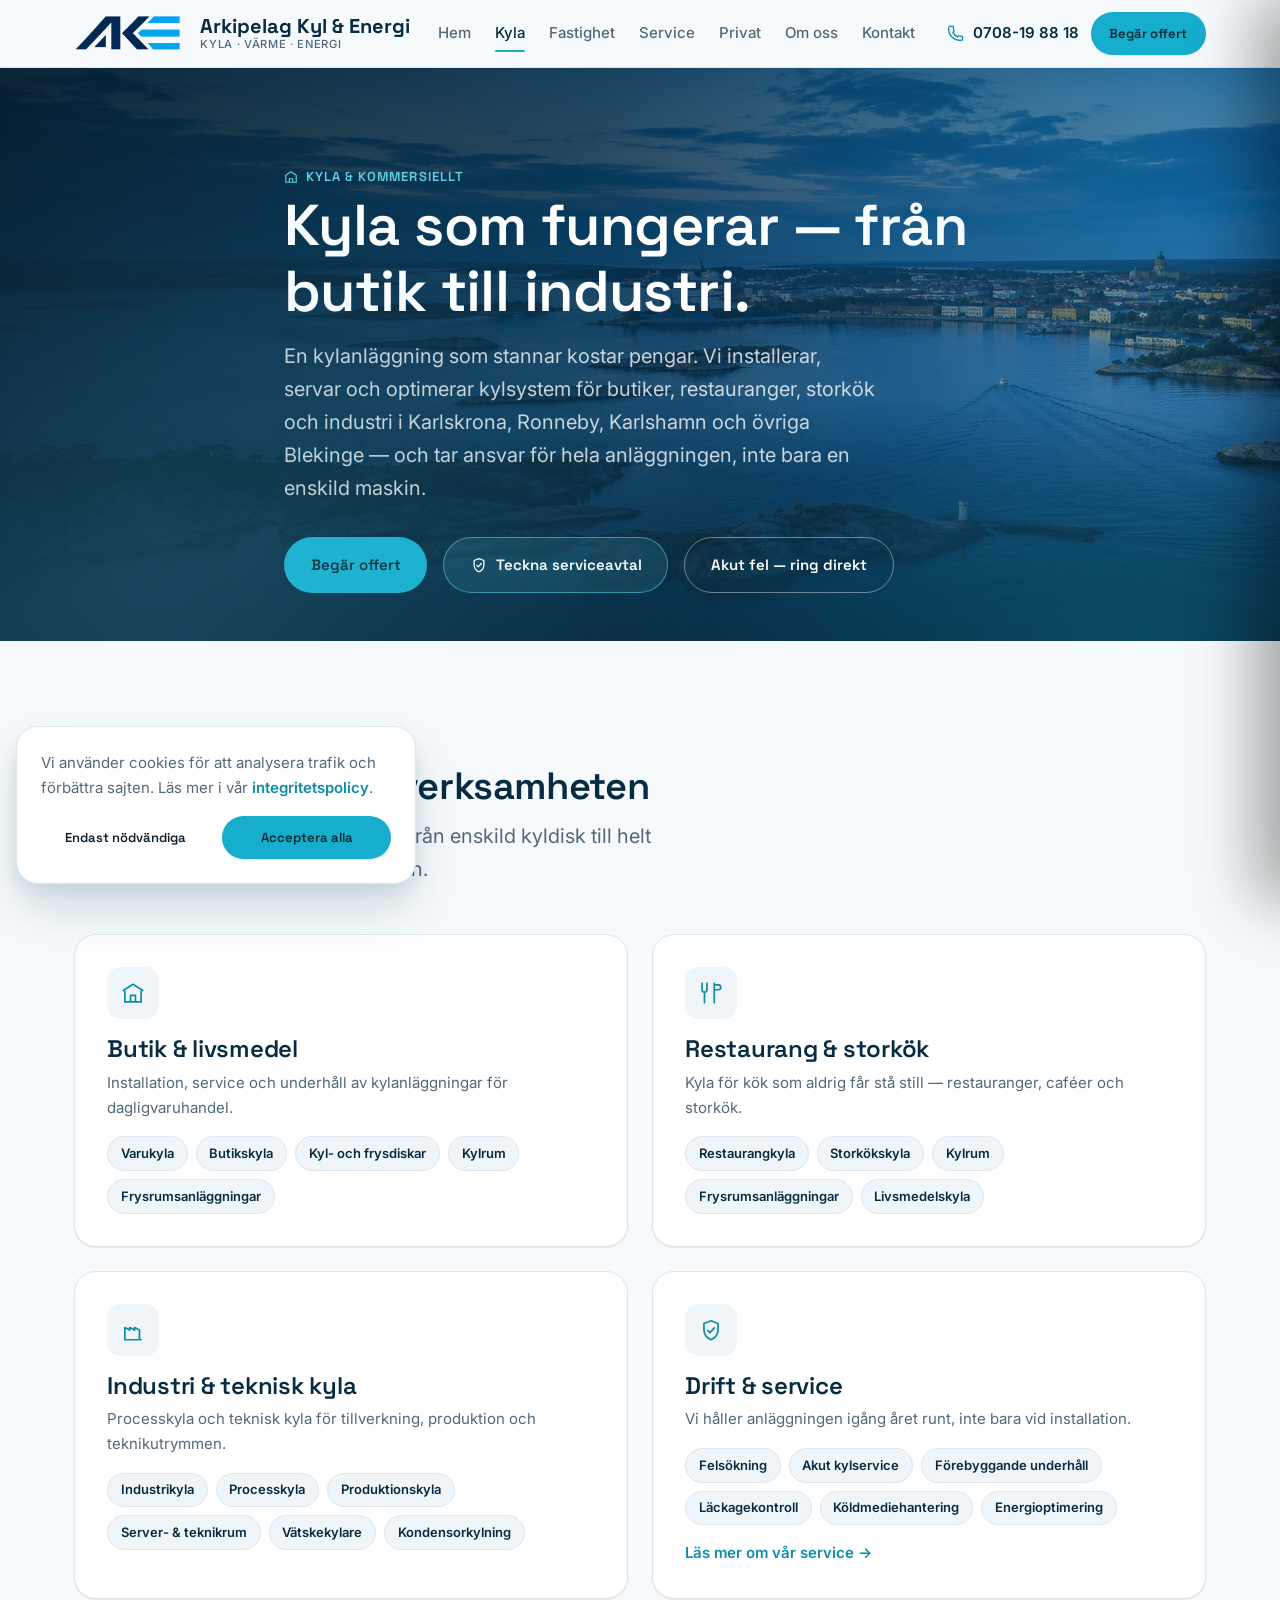
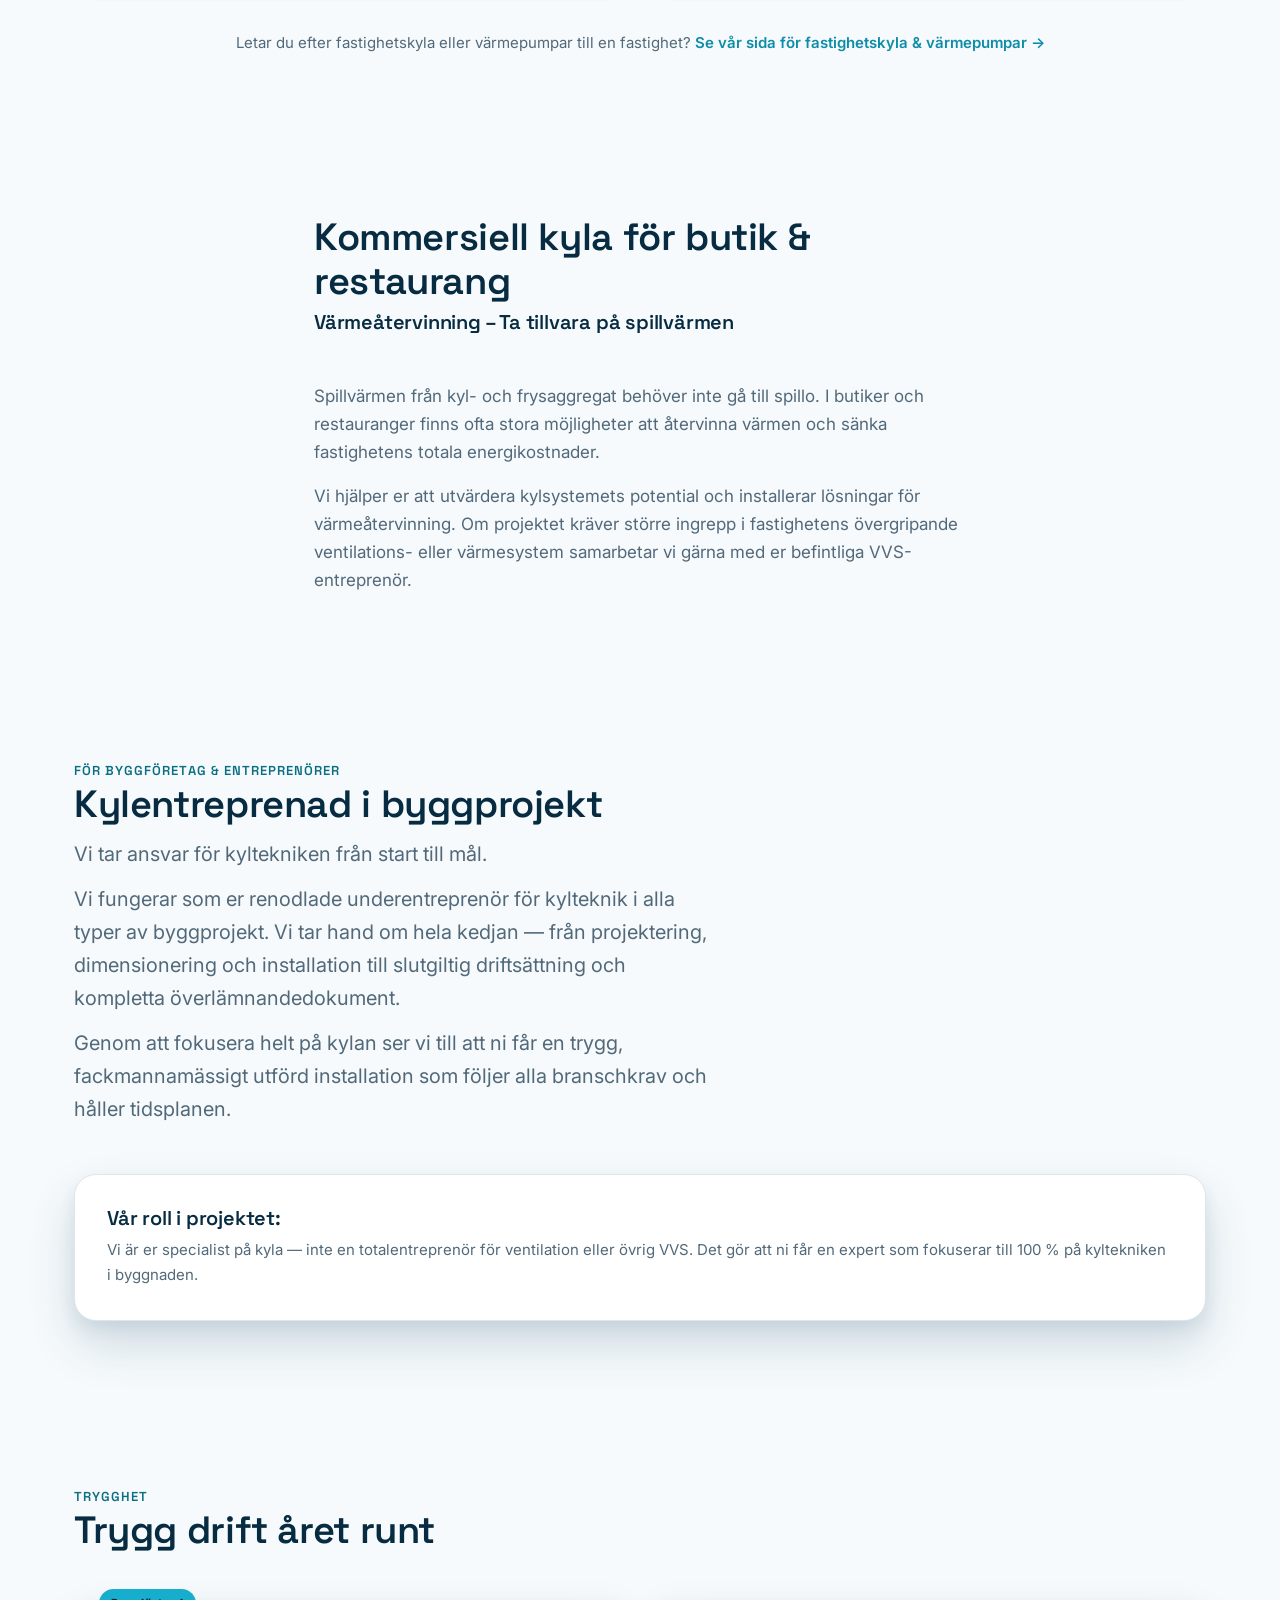
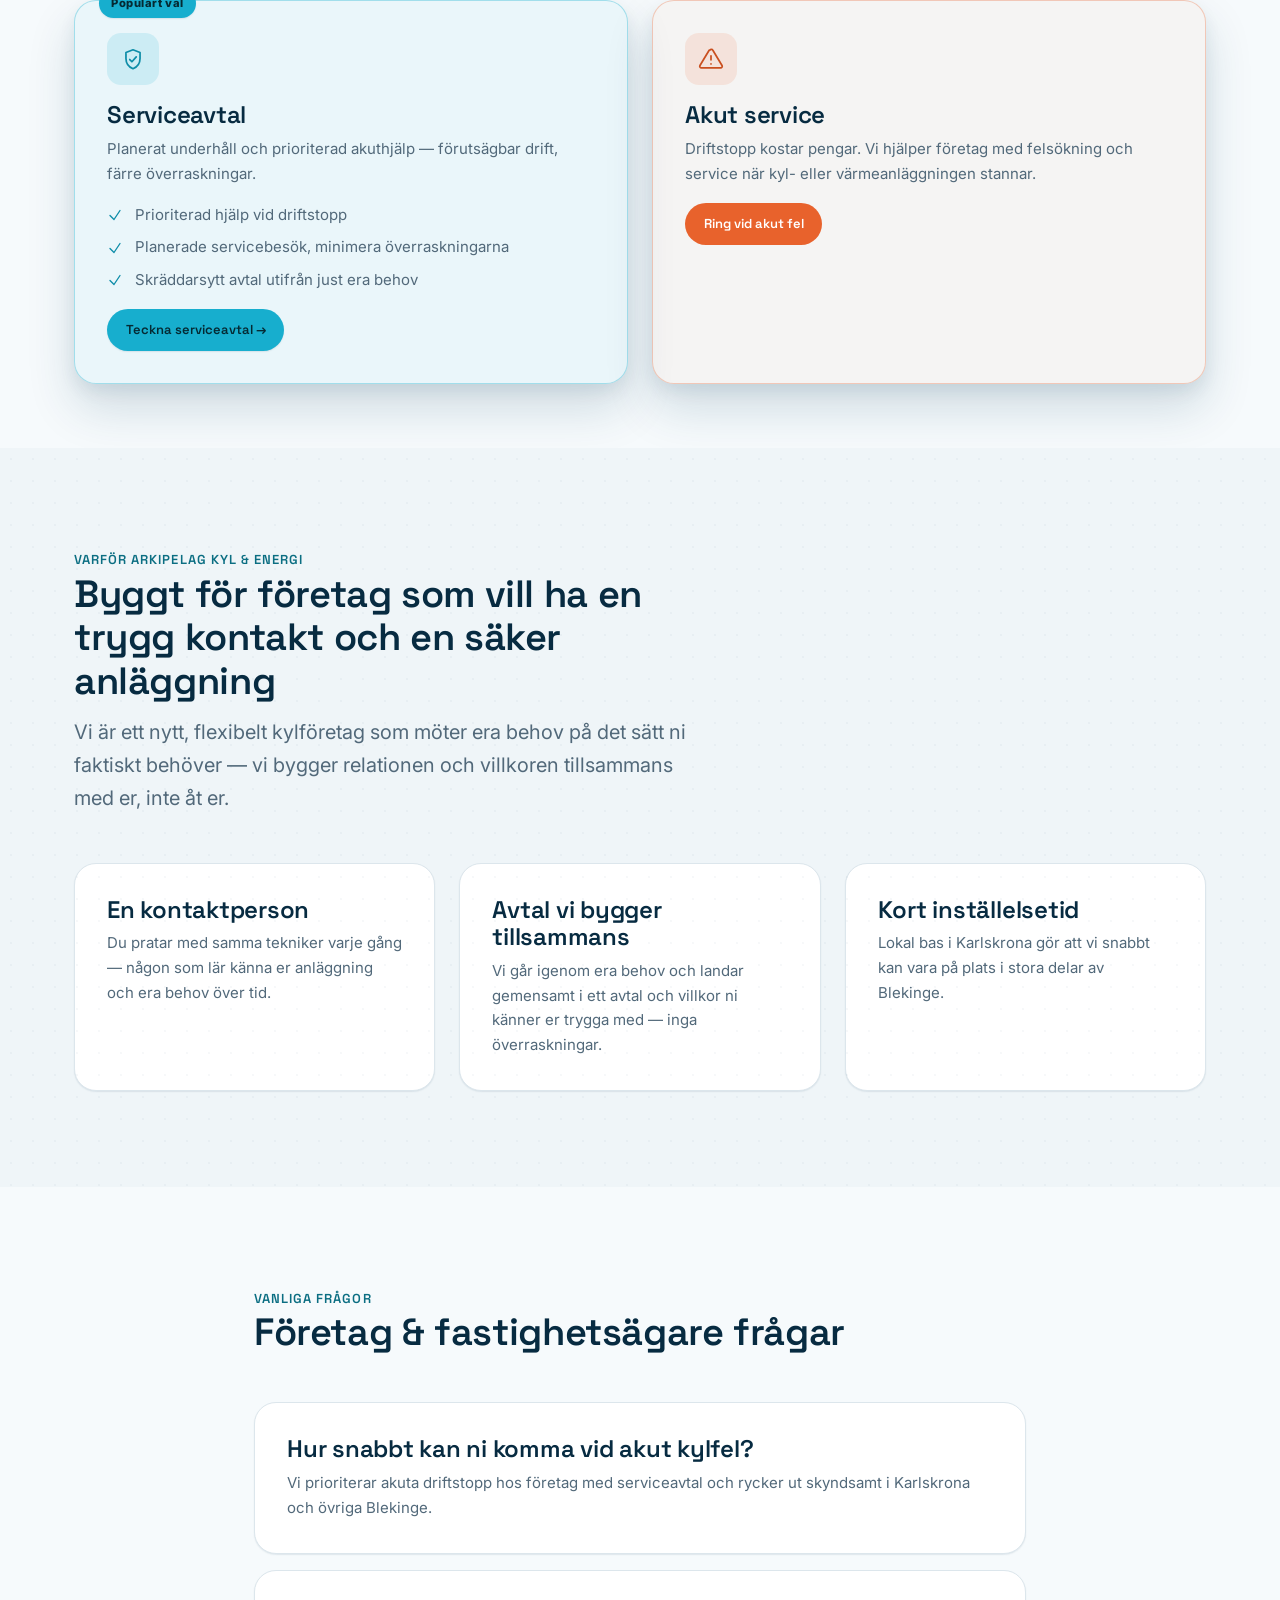
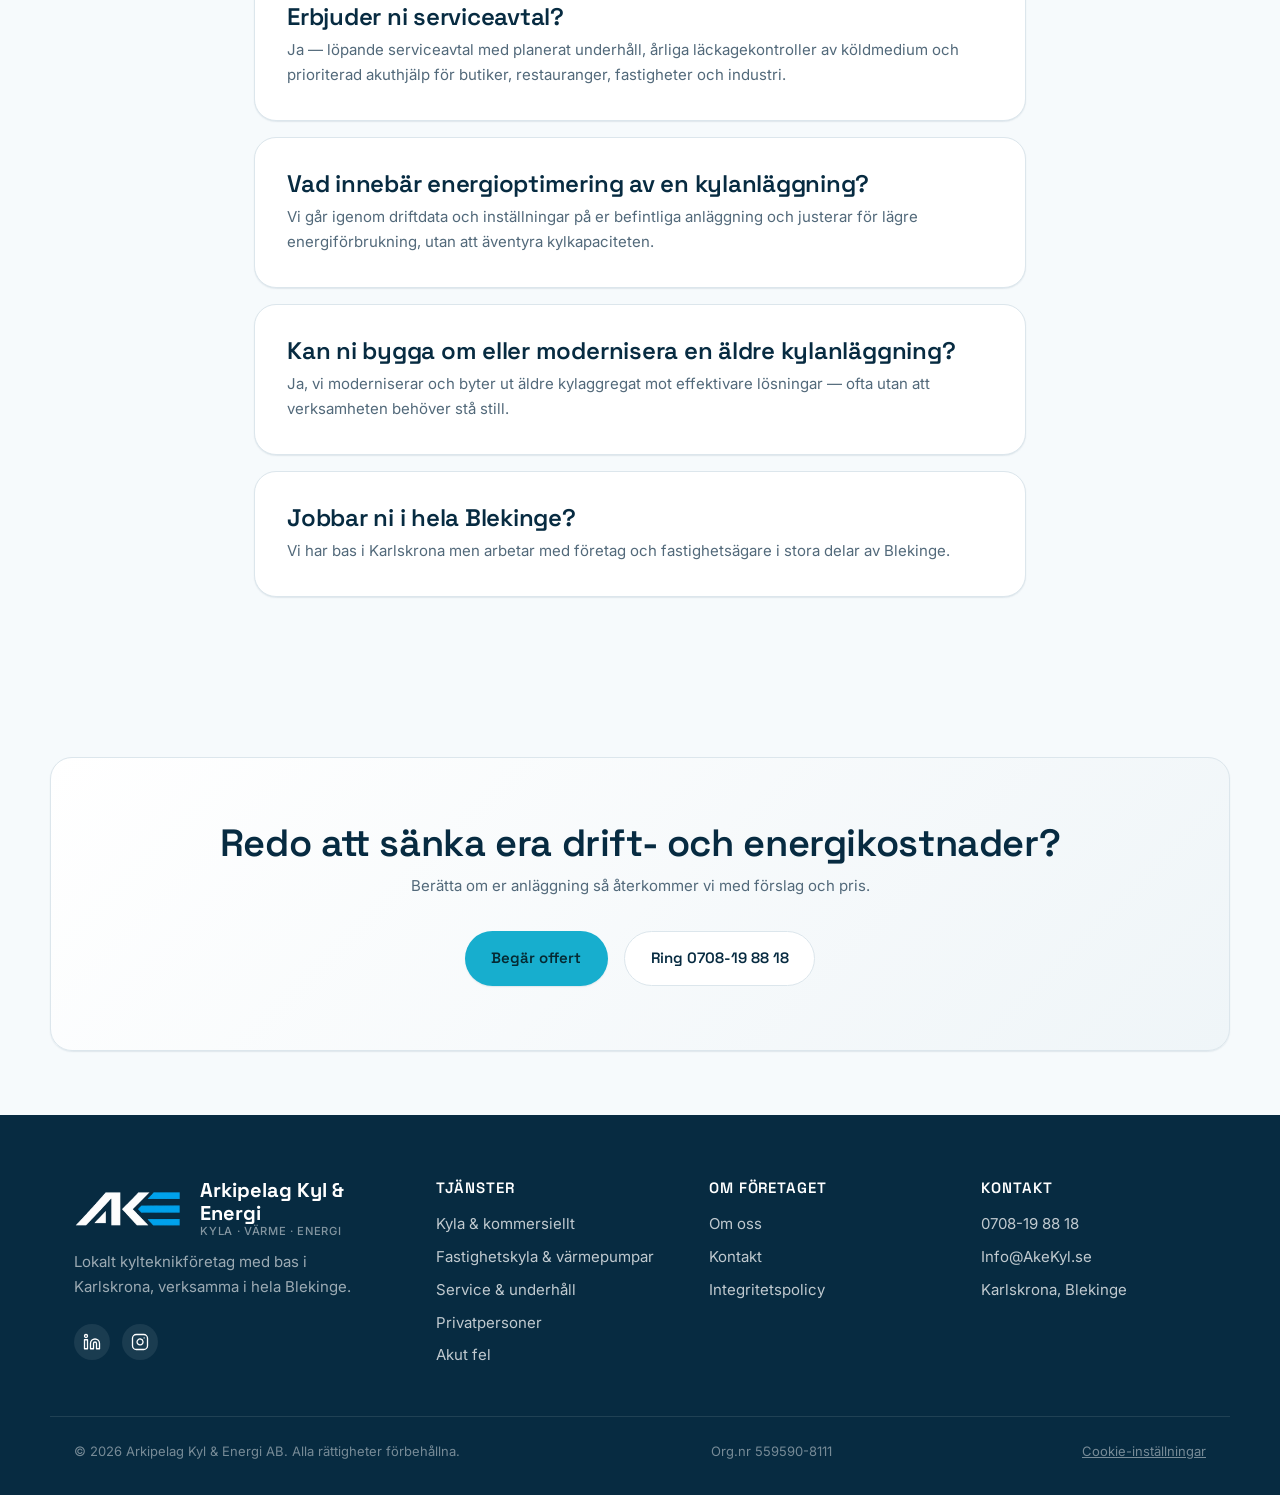
<file: kyla.html>
<!DOCTYPE html>
<html lang="sv">
<head>
<meta charset="UTF-8">
<meta name="viewport" content="width=device-width, initial-scale=1">
<title>Kommersiell kyla i Karlskrona | Arkipelag Kyl & Energi</title>
<meta name="description" content="Arkipelag Kyl & Energi — varukyla, restaurangkyla, industrikyla och kylservice för företag i Karlskrona, Ronneby och Karlshamn.">
<link rel="canonical" href="https://akekyl.se/kyla.html">
<meta property="og:type" content="website">
<meta property="og:title" content="Kommersiell kyla i Karlskrona | Arkipelag Kyl & Energi">
<meta property="og:description" content="Arkipelag Kyl & Energi — varukyla, restaurangkyla, industrikyla och kylservice för företag i Karlskrona, Ronneby och Karlshamn.">
<meta property="og:image" content="https://akekyl.se/assets/img/og-cover.jpg">
<meta property="og:url" content="https://akekyl.se/kyla.html">
<meta property="og:locale" content="sv_SE">
<link rel="icon" href="assets/img/favicon.ico" sizes="any">
<link rel="icon" href="assets/img/favicon-32.png" type="image/png" sizes="32x32">
<link rel="icon" href="assets/img/favicon-16.png" type="image/png" sizes="16x16">
<link rel="apple-touch-icon" href="assets/img/favicon-180.png">
<link rel="preload" as="image" href="assets/img/hero-karlskrona.jpg" fetchpriority="high">
<link rel="preconnect" href="https://fonts.googleapis.com">
<link rel="preconnect" href="https://fonts.gstatic.com" crossorigin>
<link rel="preload" as="style" href="https://fonts.googleapis.com/css2?family=Space+Grotesk:wght@500;600;700&family=Inter:wght@400;500;600;700&display=swap" onload="this.onload=null;this.rel='stylesheet'">
<noscript><link rel="stylesheet" href="https://fonts.googleapis.com/css2?family=Space+Grotesk:wght@500;600;700&family=Inter:wght@400;500;600;700&display=swap"></noscript>
<link rel="stylesheet" href="css/styles.css">
<script type="application/ld+json">
{
  "@context": "https://schema.org",
  "@type": "FAQPage",
  "mainEntity": [
    {
      "@type": "Question",
      "name": "Hur snabbt kan ni komma vid akut kylfel på min butik eller restaurang?",
      "acceptedAnswer": { "@type": "Answer", "text": "Vi prioriterar akuta driftstopp hos företag med serviceavtal och rycker ut skyndsamt i Karlskrona och övriga Blekinge. Ring oss direkt vid akut fel." }
    },
    {
      "@type": "Question",
      "name": "Erbjuder ni serviceavtal för kylanläggningar?",
      "acceptedAnswer": { "@type": "Answer", "text": "Ja, vi tecknar löpande serviceavtal med planerat underhåll, årliga läckagekontroller av köldmedium och prioriterad akuthjälp för butiker, restauranger, fastigheter och industri." }
    },
    {
      "@type": "Question",
      "name": "Vad innebär energioptimering av en kylanläggning?",
      "acceptedAnswer": { "@type": "Answer", "text": "Vi går igenom driftdata och inställningar på er befintliga anläggning och justerar eller uppgraderar för lägre energiförbrukning och driftkostnad, utan att äventyra kylkapaciteten." }
    },
    {
      "@type": "Question",
      "name": "Kan ni bygga om eller modernisera en äldre kylanläggning?",
      "acceptedAnswer": { "@type": "Answer", "text": "Ja, vi ombyggnad, moderniserar och byter ut äldre kylaggregat mot effektivare lösningar — ofta utan att verksamheten behöver stå still." }
    },
    {
      "@type": "Question",
      "name": "Jobbar ni i hela Blekinge eller bara Karlskrona?",
      "acceptedAnswer": { "@type": "Answer", "text": "Vi har bas i Karlskrona men arbetar med företag och fastighetsägare i stora delar av Blekinge, bland annat Ronneby och Karlshamn." }
    }
  ]
}
</script>
<script type="application/ld+json">
{
  "@context": "https://schema.org",
  "@type": "Service",
  "serviceType": "Kommersiell kyla",
  "name": "Kyla & kommersiellt",
  "provider": { "@type": "HVACBusiness", "@id": "https://akekyl.se/#business", "name": "Arkipelag Kyl & Energi AB", "url": "https://akekyl.se/" },
  "areaServed": [
    { "@type": "City", "name": "Karlskrona" },
    { "@type": "City", "name": "Ronneby" },
    { "@type": "City", "name": "Karlshamn" },
    { "@type": "AdministrativeArea", "name": "Blekinge" }
  ],
  "description": "Varukyla, restaurangkyla, industrikyla och kyl-/frysrum för butiker, restauranger, storkök och industri i Karlskrona och övriga Blekinge."
}
</script>
<script type="application/ld+json">
{
  "@context": "https://schema.org",
  "@type": "BreadcrumbList",
  "itemListElement": [
    { "@type": "ListItem", "position": 1, "name": "Hem", "item": "https://akekyl.se/" },
    { "@type": "ListItem", "position": 2, "name": "Kyla & kommersiellt", "item": "https://akekyl.se/kyla.html" }
  ]
}
</script>
</head>
<body>
<a class="skip-link" href="#main">Hoppa till innehåll</a>

<header class="site-header">
  <div class="container site-header__inner">
    <a class="brand" href="./">
      <img class="brand__mark" width="408" height="150" src="assets/img/logo-icon.png" alt="Arkipelag Kyl & Energi logotyp">
      <span class="brand__text">Arkipelag Kyl & Energi<small>Kyla · Värme · Energi</small></span>
    </a>
    <nav class="nav" aria-label="Huvudmeny">
      <ul class="nav__links">
        <li><a href="./">Hem</a></li>
        <li><a href="kyla.html" aria-current="page">Kyla</a></li>
        <li><a href="fastighetsagare.html">Fastighet</a></li>
        <li><a href="service.html">Service</a></li>
        <li><a href="privat.html">Privat</a></li>
        <li><a href="om-oss.html">Om oss</a></li>
        <li><a href="kontakt.html">Kontakt</a></li>
      </ul>
      <div class="nav__cta">
        <a class="nav__phone nav__phone-label" href="tel:+46708198818">
          <svg viewBox="0 0 24 24" fill="none" stroke="currentColor" stroke-width="1.75"><path stroke-linecap="round" stroke-linejoin="round" d="M2.25 6.75c0 8.284 6.716 15 15 15h1.5a2.25 2.25 0 0 0 2.25-2.25v-1.372a1.5 1.5 0 0 0-1.164-1.462l-3.6-.9a1.5 1.5 0 0 0-1.53.44l-.83.98a13.5 13.5 0 0 1-6.06-6.06l.98-.83a1.5 1.5 0 0 0 .44-1.53l-.9-3.6A1.5 1.5 0 0 0 6.372 3H5.25A2.25 2.25 0 0 0 2.25 5.25v1.5Z"/></svg>
          0708-19 88 18
        </a>
        <a class="btn btn--primary btn--sm" href="kontakt.html">Begär offert</a>
        <button class="nav-toggle" type="button" aria-expanded="false" aria-controls="menuDrawer" id="navToggle">
          <svg viewBox="0 0 24 24" fill="none" stroke="currentColor" stroke-width="1.75"><path stroke-linecap="round" stroke-linejoin="round" d="M3.75 6.75h16.5M3.75 12h16.5M3.75 17.25h16.5"/></svg>
          <span class="visually-hidden">Öppna meny</span>
        </button>
      </div>
    </nav>
  </div>
</header>
<div class="menu-overlay" id="menuOverlay"></div>
<aside class="menu-drawer" id="menuDrawer" aria-hidden="true">
  <div class="menu-drawer__top">
    <a class="brand" href="./">
      <img class="brand__mark" width="408" height="150" src="assets/img/logo-icon-light.png" alt="Arkipelag Kyl & Energi logotyp">
      <span class="brand__text">Arkipelag Kyl & Energi<small>Kyla · Värme · Energi</small></span>
    </a>
    <button class="menu-drawer__close" id="menuClose" type="button" aria-label="Stäng meny">
      <svg viewBox="0 0 24 24" fill="none" stroke="currentColor" stroke-width="2"><path stroke-linecap="round" stroke-linejoin="round" d="M6 18 18 6M6 6l12 12"/></svg>
    </button>
  </div>
  <nav class="menu-drawer__nav" aria-label="Huvudmeny">
    <div class="menu-accordion">
      <button class="menu-accordion__trigger" type="button" aria-expanded="false">
        Kyla & kommersiellt
        <svg viewBox="0 0 24 24" fill="none" stroke="currentColor" stroke-width="2"><path stroke-linecap="round" stroke-linejoin="round" d="m19.5 8.25-7.5 7.5-7.5-7.5"/></svg>
      </button>
      <div class="menu-accordion__panel">
        <div class="menu-accordion__panel-inner">
          <a href="kyla.html#butik-livsmedel">Butik & livsmedel</a>
          <a href="kyla.html#restaurang-storkok">Restaurang & storkök</a>
          <a href="kyla.html#industri-teknisk">Industri & teknisk kyla</a>
          <a class="menu-accordion__all" href="kyla.html">Visa alla tjänster →</a>
        </div>
      </div>
    </div>
    <div class="menu-accordion">
      <button class="menu-accordion__trigger" type="button" aria-expanded="false">
        Fastighetskyla & värmepumpar
        <svg viewBox="0 0 24 24" fill="none" stroke="currentColor" stroke-width="2"><path stroke-linecap="round" stroke-linejoin="round" d="m19.5 8.25-7.5 7.5-7.5-7.5"/></svg>
      </button>
      <div class="menu-accordion__panel">
        <div class="menu-accordion__panel-inner">
          <a href="fastighetsagare.html#fastighetskyla">Fastighetskyla</a>
          <a href="fastighetsagare.html#varmepumpar">Värmepumpar</a>
          <a href="fastighetsagare.html#entreprenad">Kylentreprenad</a>
          <a class="menu-accordion__all" href="fastighetsagare.html">Visa alla tjänster →</a>
        </div>
      </div>
    </div>
    <a class="menu-drawer__link" href="service.html">Service</a>
    <a class="menu-drawer__link" href="privat.html">Privat</a>
    <a class="menu-drawer__link" href="om-oss.html">Om oss</a>
    <a class="menu-drawer__link" href="kontakt.html">Kontakt</a>
  </nav>
  <div class="menu-drawer__bottom">
    <a class="btn btn--primary btn--block" href="kontakt.html">Begär offert</a>
    <p class="menu-drawer__trust">Svarar oftast inom en arbetsdag · Certifierade kyltekniker</p>
  </div>
</aside>

<main id="main">

  <section class="hero hero--photo" style="padding-block: var(--space-6) 0;">
    <div class="container" style="padding-block: var(--space-8) var(--space-7); max-width: 760px;">
      <span class="eyebrow">
        <svg width="14" height="14" viewBox="0 0 24 24" fill="none" stroke="currentColor" stroke-width="2"><path stroke-linecap="round" stroke-linejoin="round" d="M3 21V9l9-6 9 6v12M3 21h18M9 21v-6h6v6"/></svg>
        Kyla & kommersiellt
      </span>
      <h1>Kyla som fungerar — från butik till industri.</h1>
      <p class="lead">En kylanläggning som stannar kostar pengar. Vi installerar, servar och optimerar kylsystem för butiker, restauranger, storkök och industri i Karlskrona, Ronneby, Karlshamn och övriga Blekinge — och tar ansvar för hela anläggningen, inte bara en enskild maskin.</p>
      <div class="hero__actions">
        <a class="btn btn--primary" href="kontakt.html">Begär offert</a>
        <a class="btn btn--accent-outline" href="kontakt.html?behov=serviceavtal#offert">
          <svg width="18" height="18" viewBox="0 0 24 24" fill="none" stroke="currentColor" stroke-width="1.75"><path stroke-linecap="round" stroke-linejoin="round" d="M12 3.5 5.5 6v5.5c0 5 3 8 6.5 9.5 3.5-1.5 6.5-4.5 6.5-9.5V6L12 3.5Z"/><path stroke-linecap="round" stroke-linejoin="round" d="m9 12.5 2 2 4-4.5"/></svg>
          Teckna serviceavtal
        </a>
        <a class="btn btn--outline" href="kontakt.html#akut">Akut fel — ring direkt</a>
      </div>
    </div>
  </section>

  <section class="section">
    <div class="container">
      <div class="section-head">
        <span class="eyebrow">Tjänster för företag</span>
        <h2>Kylteknik för hela verksamheten</h2>
        <p>Vi tar ansvar för hela kylsystemet — från enskild kyldisk till helt kylrum — inte bara en enstaka maskin.</p>
      </div>
      <div class="grid grid--2" style="gap: var(--space-5);">

        <div class="card" id="butik-livsmedel">
          <div class="card--icon"><svg viewBox="0 0 24 24" fill="none" stroke="currentColor" stroke-width="1.6"><path stroke-linecap="round" stroke-linejoin="round" d="M3 9.75 12 4l9 5.75M4.5 10.5v9.75h15V10.5M9.75 20.25v-6h4.5v6"/></svg></div>
          <h3>Butik & livsmedel</h3>
          <p>Installation, service och underhåll av kylanläggningar för dagligvaruhandel.</p>
          <ul class="tag-list">
            <li>Varukyla</li><li>Butikskyla</li><li>Kyl- och frysdiskar</li><li>Kylrum</li><li>Frysrumsanläggningar</li>
          </ul>
        </div>

        <div class="card" id="restaurang-storkok">
          <div class="card--icon"><svg viewBox="0 0 24 24" fill="none" stroke="currentColor" stroke-width="1.6"><path stroke-linecap="round" stroke-linejoin="round" d="M8.25 3v6a2.25 2.25 0 0 1-2.25 2.25v0A2.25 2.25 0 0 1 3.75 9V3M6 11.25V21m9-18v18m0-12h3.75a2.25 2.25 0 0 0 0-4.5H15v9"/></svg></div>
          <h3>Restaurang & storkök</h3>
          <p>Kyla för kök som aldrig får stå still — restauranger, caféer och storkök.</p>
          <ul class="tag-list">
            <li>Restaurangkyla</li><li>Storkökskyla</li><li>Kylrum</li><li>Frysrumsanläggningar</li><li>Livsmedelskyla</li>
          </ul>
        </div>

        <div class="card" id="industri-teknisk">
          <div class="card--icon"><svg viewBox="0 0 24 24" fill="none" stroke="currentColor" stroke-width="1.6"><path stroke-linecap="round" stroke-linejoin="round" d="M4.5 21V9.75L9 12V9.75l4.5 2.25V9.75l4.5 2.25V21M4.5 21h15"/></svg></div>
          <h3>Industri & teknisk kyla</h3>
          <p>Processkyla och teknisk kyla för tillverkning, produktion och teknikutrymmen.</p>
          <ul class="tag-list">
            <li>Industrikyla</li><li>Processkyla</li><li>Produktionskyla</li><li>Server- & teknikrum</li><li>Vätskekylare</li><li>Kondensorkylning</li>
          </ul>
        </div>

        <div class="card" id="drift-service">
          <div class="card--icon"><svg viewBox="0 0 24 24" fill="none" stroke="currentColor" stroke-width="1.6"><path stroke-linecap="round" stroke-linejoin="round" d="M12 3.5 5.5 6v5.5c0 5 3 8 6.5 9.5 3.5-1.5 6.5-4.5 6.5-9.5V6L12 3.5Z"/><path stroke-linecap="round" stroke-linejoin="round" d="m9 12.5 2 2 4-4.5"/></svg></div>
          <h3>Drift & service</h3>
          <p>Vi håller anläggningen igång året runt, inte bara vid installation.</p>
          <ul class="tag-list">
            <li>Felsökning</li><li>Akut kylservice</li><li>Förebyggande underhåll</li><li>Läckagekontroll</li><li>Köldmediehantering</li><li>Energioptimering</li>
          </ul>
          <p class="mt-4" style="font-size: var(--fs-sm);"><a href="service.html" style="color:var(--color-accent-dark); font-weight:600;">Läs mer om vår service →</a></p>
        </div>

      </div>
      <p class="text-center mt-6" style="font-size: var(--fs-sm);">Letar du efter fastighetskyla eller värmepumpar till en fastighet? <a href="fastighetsagare.html" style="color:var(--color-accent-dark); font-weight:600;">Se vår sida för fastighetskyla & värmepumpar →</a></p>
    </div>
  </section>

  <section class="section section--tight">
    <div class="container" style="max-width: 700px;">
      <div class="section-head">
        <h2>Kommersiell kyla för butik & restaurang</h2>
        <h3 class="mt-2" style="font-size: var(--fs-lg);">Värmeåtervinning – Ta tillvara på spillvärmen</h3>
      </div>
      <p style="color: var(--color-muted);">Spillvärmen från kyl- och frysaggregat behöver inte gå till spillo. I butiker och restauranger finns ofta stora möjligheter att återvinna värmen och sänka fastighetens totala energikostnader.</p>
      <p class="mt-4" style="color: var(--color-muted);">Vi hjälper er att utvärdera kylsystemets potential och installerar lösningar för värmeåtervinning. Om projektet kräver större ingrepp i fastighetens övergripande ventilations- eller värmesystem samarbetar vi gärna med er befintliga VVS-entreprenör.</p>
    </div>
  </section>

  <section class="section">
    <div class="container">
      <div class="section-head">
        <span class="eyebrow">För byggföretag & entreprenörer</span>
        <h2>Kylentreprenad i byggprojekt</h2>
        <p>Vi tar ansvar för kyltekniken från start till mål.</p>
        <p class="mt-4">Vi fungerar som er renodlade underentreprenör för kylteknik i alla typer av byggprojekt. Vi tar hand om hela kedjan — från projektering, dimensionering och installation till slutgiltig driftsättning och kompletta överlämnandedokument.</p>
        <p class="mt-4">Genom att fokusera helt på kylan ser vi till att ni får en trygg, fackmannamässigt utförd installation som följer alla branschkrav och håller tidsplanen.</p>
      </div>
      <div class="card card--elevated">
        <h3 style="font-size: var(--fs-lg);">Vår roll i projektet:</h3>
        <p class="mt-2" style="color: var(--color-muted);">Vi är er specialist på kyla — inte en totalentreprenör för ventilation eller övrig VVS. Det gör att ni får en expert som fokuserar till 100 % på kyltekniken i byggnaden.</p>
      </div>
    </div>
  </section>

  <section class="section section--tight">
    <div class="container">
      <div class="section-head">
        <span class="eyebrow">Trygghet</span>
        <h2>Trygg drift året runt</h2>
      </div>
      <div class="grid grid--2">

        <div class="card card--elevated" id="serviceavtal" style="position:relative; border-color: rgba(23,174,206,0.35); background: rgba(23,174,206,0.05);">
          <span class="card-badge">Populärt val</span>
          <div class="card--icon" style="background: rgba(23,174,206,0.14); color: var(--color-accent-dark);"><svg viewBox="0 0 24 24" fill="none" stroke="currentColor" stroke-width="1.6"><path stroke-linecap="round" stroke-linejoin="round" d="M12 3.5 5.5 6v5.5c0 5 3 8 6.5 9.5 3.5-1.5 6.5-4.5 6.5-9.5V6L12 3.5Z"/><path stroke-linecap="round" stroke-linejoin="round" d="m9 12.5 2 2 4-4.5"/></svg></div>
          <h3>Serviceavtal</h3>
          <p>Planerat underhåll och prioriterad akuthjälp — förutsägbar drift, färre överraskningar.</p>
          <ul style="display:flex; flex-direction:column; gap: var(--space-2); margin: var(--space-4) 0; font-size: var(--fs-sm); color: var(--color-muted);">
            <li class="flex items-center gap-3"><svg width="16" height="16" viewBox="0 0 24 24" fill="none" stroke="currentColor" stroke-width="2" style="color:var(--color-accent-dark); flex-shrink:0;"><path stroke-linecap="round" stroke-linejoin="round" d="m4.5 12.75 6 6 9-13.5"/></svg>Prioriterad hjälp vid driftstopp</li>
            <li class="flex items-center gap-3"><svg width="16" height="16" viewBox="0 0 24 24" fill="none" stroke="currentColor" stroke-width="2" style="color:var(--color-accent-dark); flex-shrink:0;"><path stroke-linecap="round" stroke-linejoin="round" d="m4.5 12.75 6 6 9-13.5"/></svg>Planerade servicebesök, minimera överraskningarna</li>
            <li class="flex items-center gap-3"><svg width="16" height="16" viewBox="0 0 24 24" fill="none" stroke="currentColor" stroke-width="2" style="color:var(--color-accent-dark); flex-shrink:0;"><path stroke-linecap="round" stroke-linejoin="round" d="m4.5 12.75 6 6 9-13.5"/></svg>Skräddarsytt avtal utifrån just era behov</li>
          </ul>
          <a class="btn btn--primary btn--sm" href="kontakt.html?behov=serviceavtal#offert">Teckna serviceavtal →</a>
        </div>

        <div class="card card--elevated" style="border-color: rgba(232,98,44,0.3); background: rgba(232,98,44,0.04);" id="akut-service">
          <div class="card--icon" style="background: rgba(232,98,44,0.12); color: var(--color-warm-dark);"><svg viewBox="0 0 24 24" fill="none" stroke="currentColor" stroke-width="1.6"><path stroke-linecap="round" stroke-linejoin="round" d="M12 9v3.75m0 3.75h.008M10.29 3.86 1.82 18a1.5 1.5 0 0 0 1.29 2.25h17.78A1.5 1.5 0 0 0 22.18 18L13.71 3.86a1.5 1.5 0 0 0-2.62 0Z"/></svg></div>
          <h3>Akut service</h3>
          <p>Driftstopp kostar pengar. Vi hjälper företag med felsökning och service när kyl- eller värmeanläggningen stannar.</p>
          <a class="btn btn--warm btn--sm mt-4" href="kontakt.html#akut">Ring vid akut fel</a>
        </div>

      </div>
    </div>
  </section>

  <section class="section section--alt texture-dots">
    <div class="container">
      <div class="section-head">
        <span class="eyebrow">Varför Arkipelag Kyl & Energi</span>
        <h2>Byggt för företag som vill ha en trygg kontakt och en säker anläggning</h2>
        <p>Vi är ett nytt, flexibelt kylföretag som möter era behov på det sätt ni faktiskt behöver — vi bygger relationen och villkoren tillsammans med er, inte åt er.</p>
      </div>
      <div class="grid grid--3">
        <div class="card">
          <h3>En kontaktperson</h3>
          <p>Du pratar med samma tekniker varje gång — någon som lär känna er anläggning och era behov över tid.</p>
        </div>
        <div class="card">
          <h3>Avtal vi bygger tillsammans</h3>
          <p>Vi går igenom era behov och landar gemensamt i ett avtal och villkor ni känner er trygga med — inga överraskningar.</p>
        </div>
        <div class="card">
          <h3>Kort inställelsetid</h3>
          <p>Lokal bas i Karlskrona gör att vi snabbt kan vara på plats i stora delar av Blekinge.</p>
        </div>
      </div>
    </div>
  </section>

  <section class="section">
    <div class="container" style="max-width: 820px;">
      <div class="section-head">
        <span class="eyebrow">Vanliga frågor</span>
        <h2>Företag & fastighetsägare frågar</h2>
      </div>
      <div style="display:flex; flex-direction:column; gap: var(--space-4);">
        <div class="card">
          <h3>Hur snabbt kan ni komma vid akut kylfel?</h3>
          <p>Vi prioriterar akuta driftstopp hos företag med serviceavtal och rycker ut skyndsamt i Karlskrona och övriga Blekinge.</p>
        </div>
        <div class="card">
          <h3>Erbjuder ni serviceavtal?</h3>
          <p>Ja — löpande serviceavtal med planerat underhåll, årliga läckagekontroller av köldmedium och prioriterad akuthjälp för butiker, restauranger, fastigheter och industri.</p>
        </div>
        <div class="card">
          <h3>Vad innebär energioptimering av en kylanläggning?</h3>
          <p>Vi går igenom driftdata och inställningar på er befintliga anläggning och justerar för lägre energiförbrukning, utan att äventyra kylkapaciteten.</p>
        </div>
        <div class="card">
          <h3>Kan ni bygga om eller modernisera en äldre kylanläggning?</h3>
          <p>Ja, vi moderniserar och byter ut äldre kylaggregat mot effektivare lösningar — ofta utan att verksamheten behöver stå still.</p>
        </div>
        <div class="card">
          <h3>Jobbar ni i hela Blekinge?</h3>
          <p>Vi har bas i Karlskrona men arbetar med företag och fastighetsägare i stora delar av Blekinge.</p>
        </div>
      </div>
    </div>
  </section>

  <section class="section section--tight">
    <div class="container card text-center" style="padding: var(--space-8) var(--space-6); background: linear-gradient(135deg, var(--color-surface), var(--color-surface-alt));">
      <h2>Redo att sänka era drift- och energikostnader?</h2>
      <p class="mt-2" style="max-width:52ch; margin-inline:auto;">Berätta om er anläggning så återkommer vi med förslag och pris.</p>
      <div class="hero__actions" style="justify-content:center; margin-top: var(--space-6);">
        <a class="btn btn--primary" href="kontakt.html">Begär offert</a>
        <a class="btn btn--ghost" href="tel:+46708198818">Ring 0708-19 88 18</a>
      </div>
    </div>
  </section>

</main>

<footer class="site-footer">
  <div class="container footer-grid">
    <div>
      <a class="brand" href="./">
        <img class="brand__mark" width="408" height="150" src="assets/img/logo-icon-light.png" alt="Arkipelag Kyl & Energi logotyp">
        <span class="brand__text">Arkipelag Kyl & Energi<small>Kyla · Värme · Energi</small></span>
      </a>
      <p>Lokalt kylteknikföretag med bas i Karlskrona, verksamma i hela Blekinge.</p>
      <div class="footer-social">
        <a href="https://www.linkedin.com/company/arkipelag-kyl-energi/" target="_blank" rel="noopener noreferrer" aria-label="Arkipelag Kyl & Energi på LinkedIn">
          <svg viewBox="0 0 24 24" fill="none" stroke="currentColor" stroke-width="1.75" stroke-linecap="round" stroke-linejoin="round"><path d="M16 8a6 6 0 0 1 6 6v7h-4v-7a2 2 0 0 0-2-2 2 2 0 0 0-2 2v7h-4v-7a6 6 0 0 1 6-6z"/><rect x="2" y="9" width="4" height="12"/><circle cx="4" cy="4" r="2"/></svg>
        </a>
        <a href="https://www.instagram.com/arkipelagkyl" target="_blank" rel="noopener noreferrer" aria-label="Arkipelag Kyl & Energi på Instagram">
          <svg viewBox="0 0 24 24" fill="none" stroke="currentColor" stroke-width="1.75" stroke-linecap="round" stroke-linejoin="round"><rect x="2" y="2" width="20" height="20" rx="5" ry="5"/><path d="M16 11.37A4 4 0 1 1 12.63 8 4 4 0 0 1 16 11.37z"/><line x1="17.5" y1="6.5" x2="17.5" y2="6.5"/></svg>
        </a>
      </div>
    </div>
    <div>
      <h3>Tjänster</h3>
      <ul>
        <li><a href="kyla.html">Kyla & kommersiellt</a></li>
        <li><a href="fastighetsagare.html">Fastighetskyla & värmepumpar</a></li>
        <li><a href="service.html">Service & underhåll</a></li>
        <li><a href="privat.html">Privatpersoner</a></li>
        <li><a href="kontakt.html#akut">Akut fel</a></li>
      </ul>
    </div>
    <div>
      <h3>Om företaget</h3>
      <ul>
        <li><a href="om-oss.html">Om oss</a></li>
        <li><a href="kontakt.html">Kontakt</a></li>
        <li><a href="integritetspolicy.html">Integritetspolicy</a></li>
      </ul>
    </div>
    <div>
      <h3>Kontakt</h3>
      <ul>
        <li><a href="tel:+46708198818">0708-19 88 18</a></li>
        <li><a href="mailto:Info@AkeKyl.se">Info@AkeKyl.se</a></li>
        <li>Karlskrona, Blekinge</li>
      </ul>
    </div>
  </div>
  <div class="container footer-bottom">
    <span>© <span id="year"></span> Arkipelag Kyl & Energi AB. Alla rättigheter förbehållna.</span>
    <span>Org.nr 559590-8111</span>
  </div>
</footer>

<div class="sticky-cta">
  <a class="btn btn--ghost" href="tel:+46708198818">Ring oss</a>
  <a class="btn btn--primary" href="kontakt.html">Begär offert</a>
</div>

<script src="js/main.js"></script>
<script src="js/cookie-consent.js"></script>
</body>
</html>
</file>
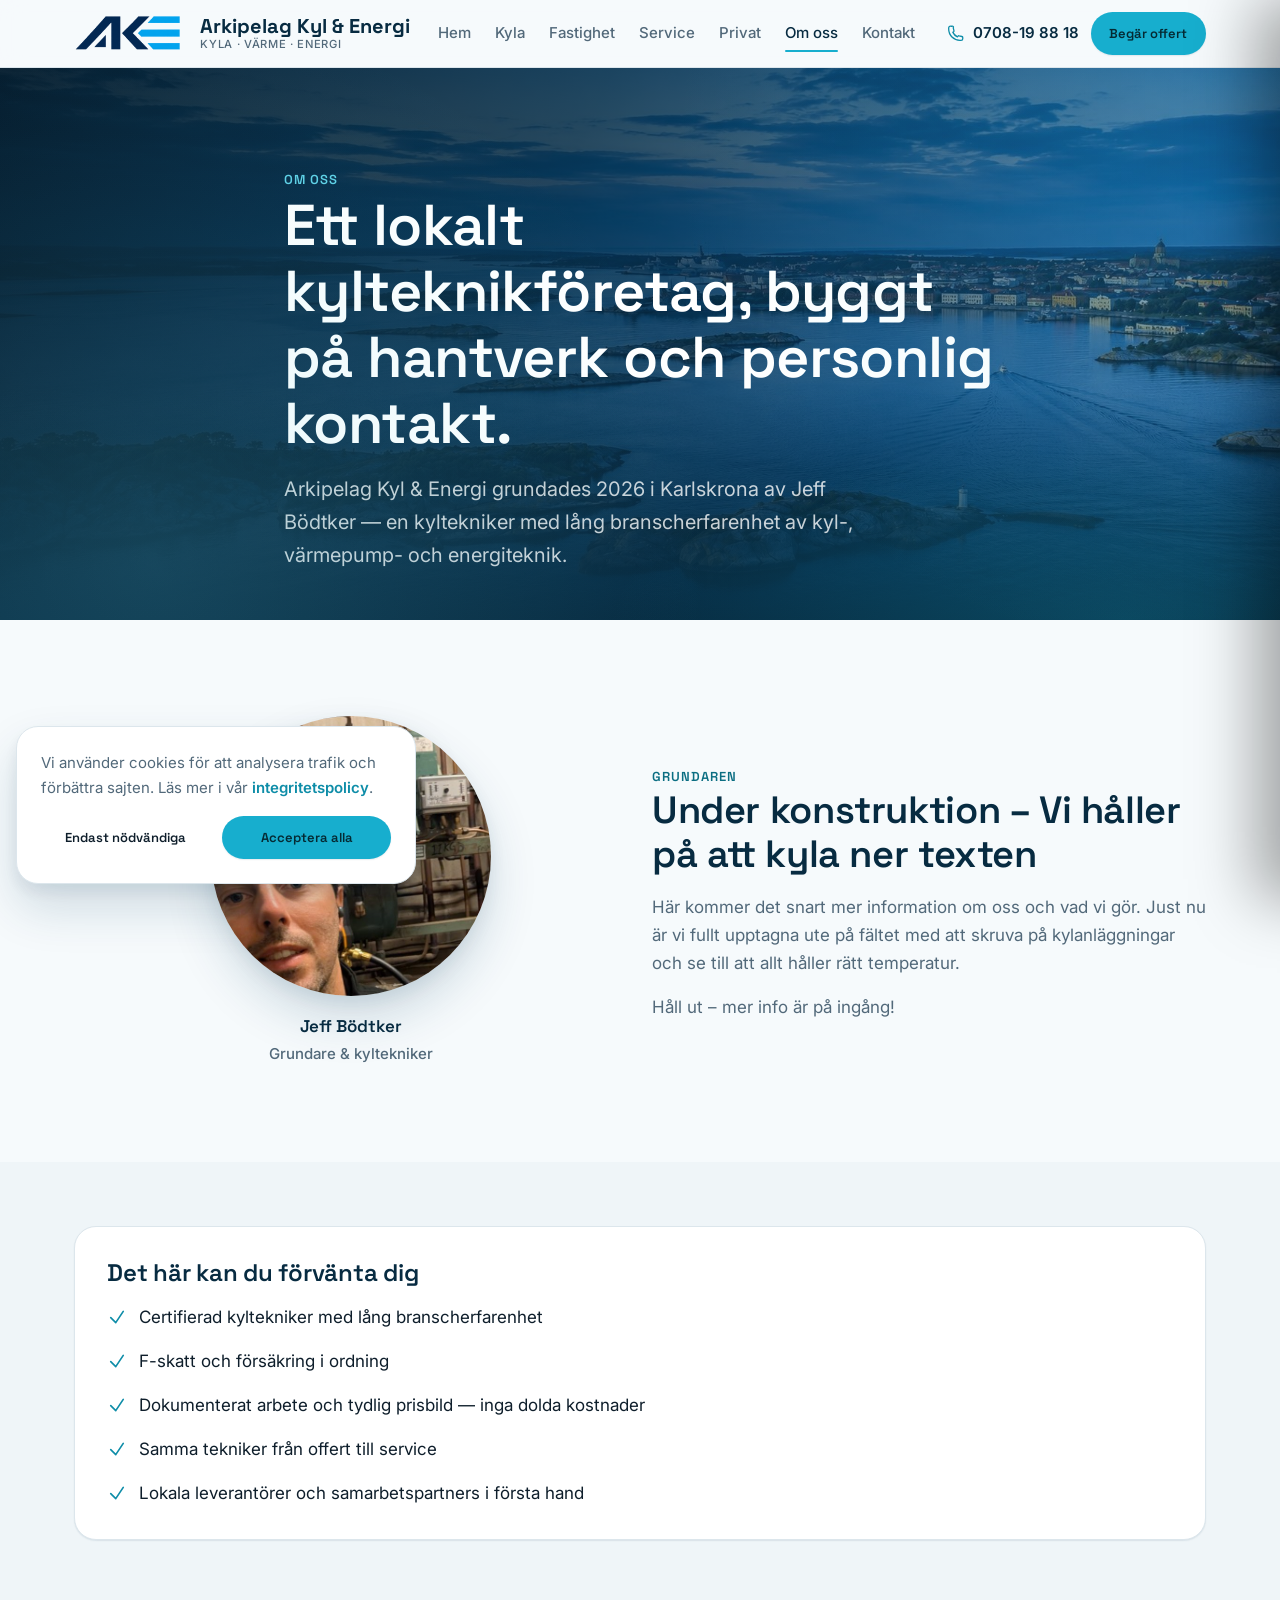
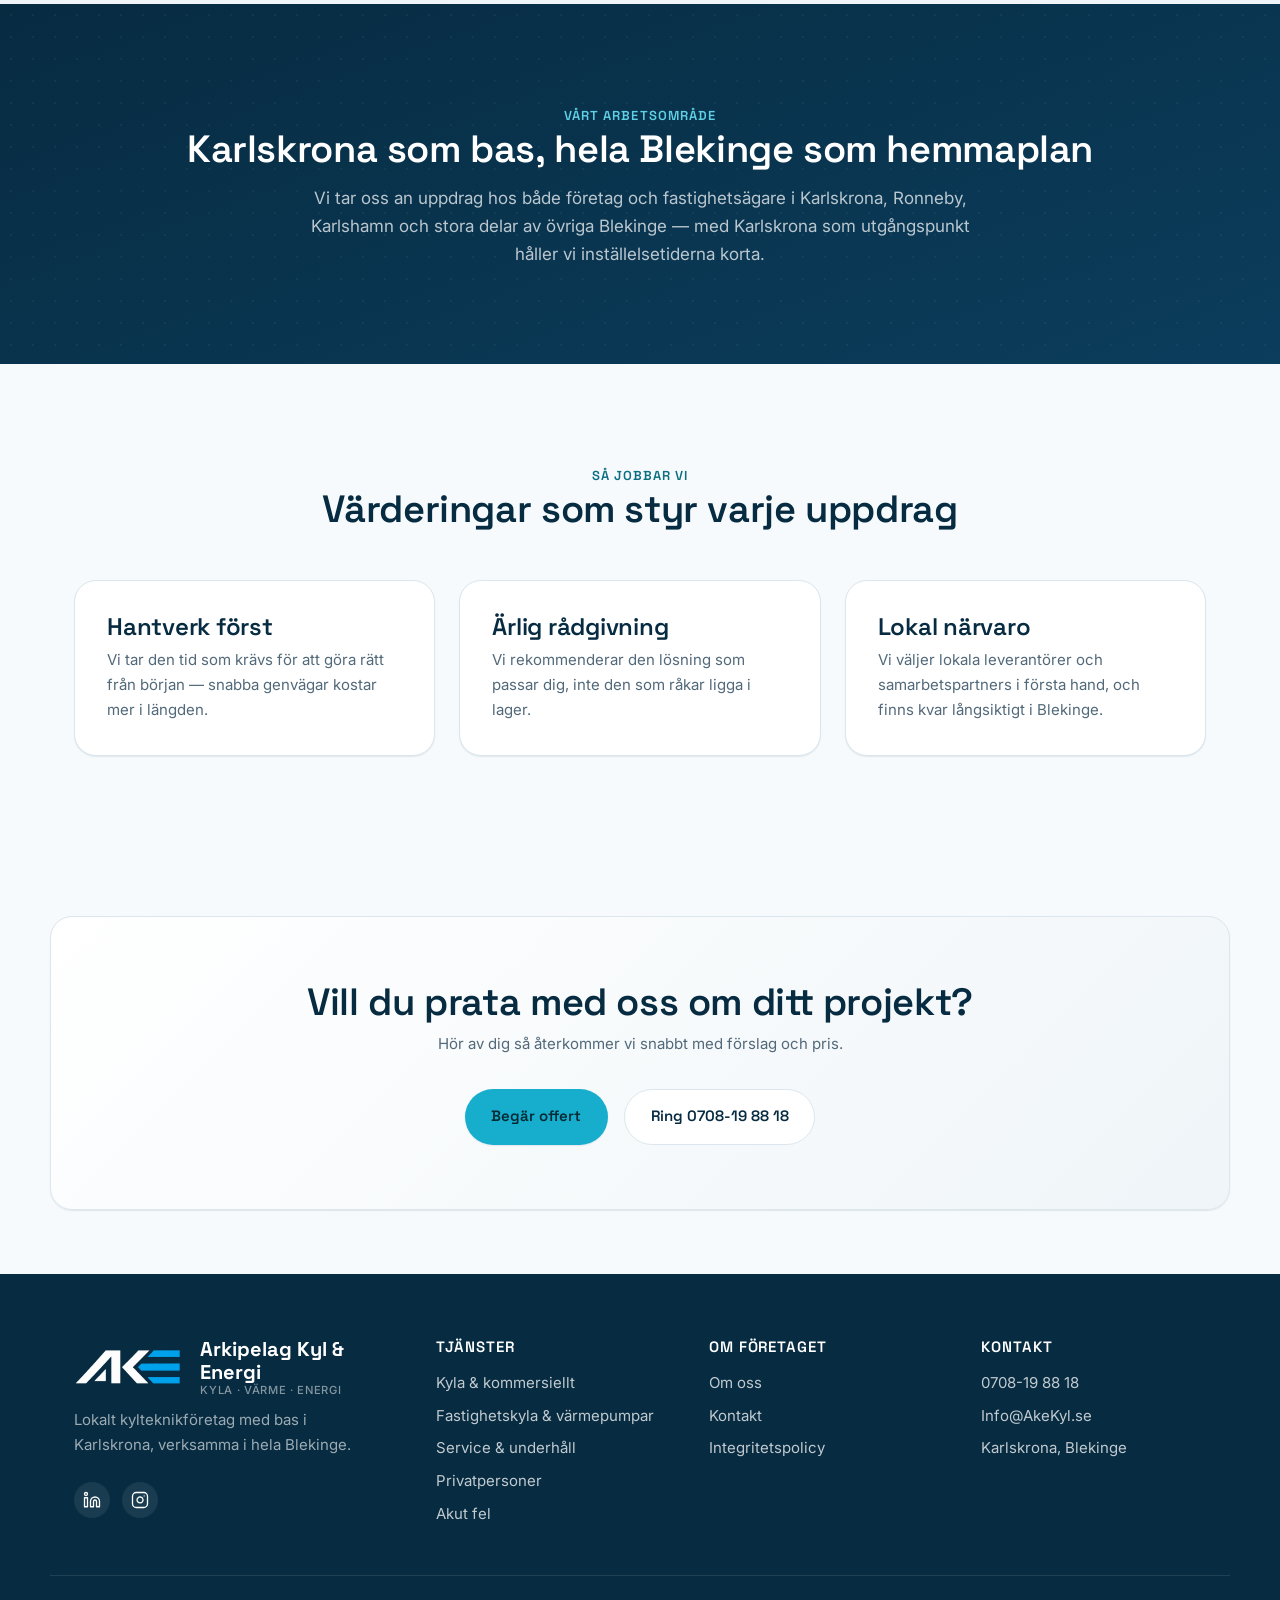
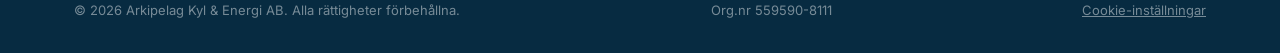
<file: om-oss.html>
<!DOCTYPE html>
<html lang="sv">
<head>
<meta charset="UTF-8">
<meta name="viewport" content="width=device-width, initial-scale=1">
<title>Om oss – kyltekniker i Karlskrona | Arkipelag Kyl & Energi</title>
<meta name="description" content="Arkipelag Kyl & Energi grundades i Karlskrona av Jeff Bödtker, certifierad kyltekniker. Lokalt, personligt kylföretag i Karlskrona och Blekinge.">
<link rel="canonical" href="https://akekyl.se/om-oss.html">
<meta property="og:type" content="website">
<meta property="og:title" content="Om oss – kyltekniker i Karlskrona | Arkipelag Kyl & Energi">
<meta property="og:description" content="Arkipelag Kyl & Energi grundades i Karlskrona av Jeff Bödtker, certifierad kyltekniker. Lokalt, personligt kylföretag i Karlskrona och Blekinge.">
<meta property="og:image" content="https://akekyl.se/assets/img/og-cover.jpg">
<meta property="og:url" content="https://akekyl.se/om-oss.html">
<meta property="og:locale" content="sv_SE">
<link rel="icon" href="assets/img/favicon.ico" sizes="any">
<link rel="icon" href="assets/img/favicon-32.png" type="image/png" sizes="32x32">
<link rel="icon" href="assets/img/favicon-16.png" type="image/png" sizes="16x16">
<link rel="apple-touch-icon" href="assets/img/favicon-180.png">
<link rel="preload" as="image" href="assets/img/hero-karlskrona.jpg" fetchpriority="high">
<link rel="preconnect" href="https://fonts.googleapis.com">
<link rel="preconnect" href="https://fonts.gstatic.com" crossorigin>
<link rel="preload" as="style" href="https://fonts.googleapis.com/css2?family=Space+Grotesk:wght@500;600;700&family=Inter:wght@400;500;600;700&display=swap" onload="this.onload=null;this.rel='stylesheet'">
<noscript><link rel="stylesheet" href="https://fonts.googleapis.com/css2?family=Space+Grotesk:wght@500;600;700&family=Inter:wght@400;500;600;700&display=swap"></noscript>
<link rel="stylesheet" href="css/styles.css">
<script type="application/ld+json">
{
  "@context": "https://schema.org",
  "@type": "HVACBusiness",
  "@id": "https://akekyl.se/#business",
  "name": "Arkipelag Kyl & Energi AB",
  "alternateName": "AKE",
  "url": "https://akekyl.se/",
  "telephone": "+46708198818",
  "email": "Info@AkeKyl.se",
  "sameAs": ["https://www.linkedin.com/company/arkipelag-kyl-energi/", "https://www.instagram.com/arkipelagkyl"],
  "foundingDate": "2026",
  "founder": {
    "@type": "Person",
    "name": "Jeff Bödtker",
    "jobTitle": "Certifierad kyltekniker, grundare"
  },
  "address": {
    "@type": "PostalAddress",
    "addressLocality": "Karlskrona",
    "addressRegion": "Blekinge",
    "addressCountry": "SE"
  },
  "areaServed": [
    { "@type": "City", "name": "Karlskrona" },
    { "@type": "City", "name": "Ronneby" },
    { "@type": "City", "name": "Karlshamn" },
    { "@type": "AdministrativeArea", "name": "Blekinge" }
  ],
  "description": "Arkipelag Kyl & Energi AB grundades i Karlskrona av Jeff Bödtker, certifierad kyltekniker med lång branscherfarenhet av kommersiell kyla, fastighetsteknik och värmepumpar."
}
</script>
<script type="application/ld+json">
{
  "@context": "https://schema.org",
  "@type": "BreadcrumbList",
  "itemListElement": [
    { "@type": "ListItem", "position": 1, "name": "Hem", "item": "https://akekyl.se/" },
    { "@type": "ListItem", "position": 2, "name": "Om oss", "item": "https://akekyl.se/om-oss.html" }
  ]
}
</script>
</head>
<body>
<a class="skip-link" href="#main">Hoppa till innehåll</a>

<header class="site-header">
  <div class="container site-header__inner">
    <a class="brand" href="./">
      <img class="brand__mark" width="408" height="150" src="assets/img/logo-icon.png" alt="Arkipelag Kyl & Energi logotyp">
      <span class="brand__text">Arkipelag Kyl & Energi<small>Kyla · Värme · Energi</small></span>
    </a>
    <nav class="nav" aria-label="Huvudmeny">
      <ul class="nav__links">
        <li><a href="./">Hem</a></li>
        <li><a href="kyla.html">Kyla</a></li>
        <li><a href="fastighetsagare.html">Fastighet</a></li>
        <li><a href="service.html">Service</a></li>
        <li><a href="privat.html">Privat</a></li>
        <li><a href="om-oss.html" aria-current="page">Om oss</a></li>
        <li><a href="kontakt.html">Kontakt</a></li>
      </ul>
      <div class="nav__cta">
        <a class="nav__phone nav__phone-label" href="tel:+46708198818">
          <svg viewBox="0 0 24 24" fill="none" stroke="currentColor" stroke-width="1.75"><path stroke-linecap="round" stroke-linejoin="round" d="M2.25 6.75c0 8.284 6.716 15 15 15h1.5a2.25 2.25 0 0 0 2.25-2.25v-1.372a1.5 1.5 0 0 0-1.164-1.462l-3.6-.9a1.5 1.5 0 0 0-1.53.44l-.83.98a13.5 13.5 0 0 1-6.06-6.06l.98-.83a1.5 1.5 0 0 0 .44-1.53l-.9-3.6A1.5 1.5 0 0 0 6.372 3H5.25A2.25 2.25 0 0 0 2.25 5.25v1.5Z"/></svg>
          0708-19 88 18
        </a>
        <a class="btn btn--primary btn--sm" href="kontakt.html">Begär offert</a>
        <button class="nav-toggle" type="button" aria-expanded="false" aria-controls="menuDrawer" id="navToggle">
          <svg viewBox="0 0 24 24" fill="none" stroke="currentColor" stroke-width="1.75"><path stroke-linecap="round" stroke-linejoin="round" d="M3.75 6.75h16.5M3.75 12h16.5M3.75 17.25h16.5"/></svg>
          <span class="visually-hidden">Öppna meny</span>
        </button>
      </div>
    </nav>
  </div>
</header>
<div class="menu-overlay" id="menuOverlay"></div>
<aside class="menu-drawer" id="menuDrawer" aria-hidden="true">
  <div class="menu-drawer__top">
    <a class="brand" href="./">
      <img class="brand__mark" width="408" height="150" src="assets/img/logo-icon-light.png" alt="Arkipelag Kyl & Energi logotyp">
      <span class="brand__text">Arkipelag Kyl & Energi<small>Kyla · Värme · Energi</small></span>
    </a>
    <button class="menu-drawer__close" id="menuClose" type="button" aria-label="Stäng meny">
      <svg viewBox="0 0 24 24" fill="none" stroke="currentColor" stroke-width="2"><path stroke-linecap="round" stroke-linejoin="round" d="M6 18 18 6M6 6l12 12"/></svg>
    </button>
  </div>
  <nav class="menu-drawer__nav" aria-label="Huvudmeny">
    <div class="menu-accordion">
      <button class="menu-accordion__trigger" type="button" aria-expanded="false">
        Kyla & kommersiellt
        <svg viewBox="0 0 24 24" fill="none" stroke="currentColor" stroke-width="2"><path stroke-linecap="round" stroke-linejoin="round" d="m19.5 8.25-7.5 7.5-7.5-7.5"/></svg>
      </button>
      <div class="menu-accordion__panel">
        <div class="menu-accordion__panel-inner">
          <a href="kyla.html#butik-livsmedel">Butik & livsmedel</a>
          <a href="kyla.html#restaurang-storkok">Restaurang & storkök</a>
          <a href="kyla.html#industri-teknisk">Industri & teknisk kyla</a>
          <a class="menu-accordion__all" href="kyla.html">Visa alla tjänster →</a>
        </div>
      </div>
    </div>
    <div class="menu-accordion">
      <button class="menu-accordion__trigger" type="button" aria-expanded="false">
        Fastighetskyla & värmepumpar
        <svg viewBox="0 0 24 24" fill="none" stroke="currentColor" stroke-width="2"><path stroke-linecap="round" stroke-linejoin="round" d="m19.5 8.25-7.5 7.5-7.5-7.5"/></svg>
      </button>
      <div class="menu-accordion__panel">
        <div class="menu-accordion__panel-inner">
          <a href="fastighetsagare.html#fastighetskyla">Fastighetskyla</a>
          <a href="fastighetsagare.html#varmepumpar">Värmepumpar</a>
          <a href="fastighetsagare.html#entreprenad">Kylentreprenad</a>
          <a class="menu-accordion__all" href="fastighetsagare.html">Visa alla tjänster →</a>
        </div>
      </div>
    </div>
    <a class="menu-drawer__link" href="service.html">Service</a>
    <a class="menu-drawer__link" href="privat.html">Privat</a>
    <a class="menu-drawer__link" href="om-oss.html" aria-current="page">Om oss</a>
    <a class="menu-drawer__link" href="kontakt.html">Kontakt</a>
  </nav>
  <div class="menu-drawer__bottom">
    <a class="btn btn--primary btn--block" href="kontakt.html">Begär offert</a>
    <p class="menu-drawer__trust">Svarar oftast inom en arbetsdag · Certifierade kyltekniker</p>
  </div>
</aside>

<main id="main">

  <section class="hero hero--photo" style="padding-block: var(--space-6) 0;">
    <div class="container" style="padding-block: var(--space-8) var(--space-7); max-width: 760px;">
      <span class="eyebrow">Om oss</span>
      <h1>Ett lokalt kylteknikföretag, byggt på hantverk och personlig kontakt.</h1>
      <p class="lead">Arkipelag Kyl & Energi grundades 2026 i Karlskrona av Jeff Bödtker — en kyltekniker med lång branscherfarenhet av kyl-, värmepump- och energiteknik.</p>
    </div>
  </section>

  <section class="section">
    <div class="container grid grid--2" style="align-items:center;">
      <figure class="founder-figure">
        <img class="founder-portrait" src="assets/img/founder-photo.jpg" alt="Jeff Bödtker, grundare och kyltekniker på Arkipelag Kyl & Energi">
        <figcaption>Jeff Bödtker<span>Grundare & kyltekniker</span></figcaption>
      </figure>
      <div>
        <span class="eyebrow">Grundaren</span>
        <h2>Under konstruktion – Vi håller på att kyla ner texten</h2>
        <p class="mt-4">Här kommer det snart mer information om oss och vad vi gör. Just nu är vi fullt upptagna ute på fältet med att skruva på kylanläggningar och se till att allt håller rätt temperatur.</p>
        <p class="mt-4">Håll ut – mer info är på ingång!</p>
      </div>
    </div>
  </section>

  <section class="section section--tight section--alt">
    <div class="container">
      <div class="card">
        <h3>Det här kan du förvänta dig</h3>
        <ul style="display:flex; flex-direction:column; gap: var(--space-4); margin-top: var(--space-4);">
          <li class="flex items-center gap-3"><svg width="20" height="20" viewBox="0 0 24 24" fill="none" stroke="currentColor" stroke-width="2" style="color:var(--color-accent-dark); flex-shrink:0;"><path stroke-linecap="round" stroke-linejoin="round" d="m4.5 12.75 6 6 9-13.5"/></svg>Certifierad kyltekniker med lång branscherfarenhet</li>
          <li class="flex items-center gap-3"><svg width="20" height="20" viewBox="0 0 24 24" fill="none" stroke="currentColor" stroke-width="2" style="color:var(--color-accent-dark); flex-shrink:0;"><path stroke-linecap="round" stroke-linejoin="round" d="m4.5 12.75 6 6 9-13.5"/></svg>F-skatt och försäkring i ordning</li>
          <li class="flex items-center gap-3"><svg width="20" height="20" viewBox="0 0 24 24" fill="none" stroke="currentColor" stroke-width="2" style="color:var(--color-accent-dark); flex-shrink:0;"><path stroke-linecap="round" stroke-linejoin="round" d="m4.5 12.75 6 6 9-13.5"/></svg>Dokumenterat arbete och tydlig prisbild — inga dolda kostnader</li>
          <li class="flex items-center gap-3"><svg width="20" height="20" viewBox="0 0 24 24" fill="none" stroke="currentColor" stroke-width="2" style="color:var(--color-accent-dark); flex-shrink:0;"><path stroke-linecap="round" stroke-linejoin="round" d="m4.5 12.75 6 6 9-13.5"/></svg>Samma tekniker från offert till service</li>
          <li class="flex items-center gap-3"><svg width="20" height="20" viewBox="0 0 24 24" fill="none" stroke="currentColor" stroke-width="2" style="color:var(--color-accent-dark); flex-shrink:0;"><path stroke-linecap="round" stroke-linejoin="round" d="m4.5 12.75 6 6 9-13.5"/></svg>Lokala leverantörer och samarbetspartners i första hand</li>
        </ul>
      </div>
    </div>
  </section>

  <section class="section section--dark texture-dots">
    <div class="container text-center">
      <span class="eyebrow">Vårt arbetsområde</span>
      <h2>Karlskrona som bas, hela Blekinge som hemmaplan</h2>
      <p style="max-width:60ch; margin-inline:auto; margin-top: var(--space-3);">Vi tar oss an uppdrag hos både företag och fastighetsägare i Karlskrona, Ronneby, Karlshamn och stora delar av övriga Blekinge — med Karlskrona som utgångspunkt håller vi inställelsetiderna korta.</p>
    </div>
  </section>

  <section class="section">
    <div class="container">
      <div class="section-head text-center mx-auto">
        <span class="eyebrow">Så jobbar vi</span>
        <h2>Värderingar som styr varje uppdrag</h2>
      </div>
      <div class="grid grid--3">
        <div class="card">
          <h3>Hantverk först</h3>
          <p>Vi tar den tid som krävs för att göra rätt från början — snabba genvägar kostar mer i längden.</p>
        </div>
        <div class="card">
          <h3>Ärlig rådgivning</h3>
          <p>Vi rekommenderar den lösning som passar dig, inte den som råkar ligga i lager.</p>
        </div>
        <div class="card">
          <h3>Lokal närvaro</h3>
          <p>Vi väljer lokala leverantörer och samarbetspartners i första hand, och finns kvar långsiktigt i Blekinge.</p>
        </div>
      </div>
    </div>
  </section>

  <section class="section section--tight">
    <div class="container card text-center" style="padding: var(--space-8) var(--space-6); background: linear-gradient(135deg, var(--color-surface), var(--color-surface-alt));">
      <h2>Vill du prata med oss om ditt projekt?</h2>
      <p class="mt-2" style="max-width:52ch; margin-inline:auto;">Hör av dig så återkommer vi snabbt med förslag och pris.</p>
      <div class="hero__actions" style="justify-content:center; margin-top: var(--space-6);">
        <a class="btn btn--primary" href="kontakt.html">Begär offert</a>
        <a class="btn btn--ghost" href="tel:+46708198818">Ring 0708-19 88 18</a>
      </div>
    </div>
  </section>

</main>

<footer class="site-footer">
  <div class="container footer-grid">
    <div>
      <a class="brand" href="./">
        <img class="brand__mark" width="408" height="150" src="assets/img/logo-icon-light.png" alt="Arkipelag Kyl & Energi logotyp">
        <span class="brand__text">Arkipelag Kyl & Energi<small>Kyla · Värme · Energi</small></span>
      </a>
      <p>Lokalt kylteknikföretag med bas i Karlskrona, verksamma i hela Blekinge.</p>
      <div class="footer-social">
        <a href="https://www.linkedin.com/company/arkipelag-kyl-energi/" target="_blank" rel="noopener noreferrer" aria-label="Arkipelag Kyl & Energi på LinkedIn">
          <svg viewBox="0 0 24 24" fill="none" stroke="currentColor" stroke-width="1.75" stroke-linecap="round" stroke-linejoin="round"><path d="M16 8a6 6 0 0 1 6 6v7h-4v-7a2 2 0 0 0-2-2 2 2 0 0 0-2 2v7h-4v-7a6 6 0 0 1 6-6z"/><rect x="2" y="9" width="4" height="12"/><circle cx="4" cy="4" r="2"/></svg>
        </a>
        <a href="https://www.instagram.com/arkipelagkyl" target="_blank" rel="noopener noreferrer" aria-label="Arkipelag Kyl & Energi på Instagram">
          <svg viewBox="0 0 24 24" fill="none" stroke="currentColor" stroke-width="1.75" stroke-linecap="round" stroke-linejoin="round"><rect x="2" y="2" width="20" height="20" rx="5" ry="5"/><path d="M16 11.37A4 4 0 1 1 12.63 8 4 4 0 0 1 16 11.37z"/><line x1="17.5" y1="6.5" x2="17.5" y2="6.5"/></svg>
        </a>
      </div>
    </div>
    <div>
      <h3>Tjänster</h3>
      <ul>
        <li><a href="kyla.html">Kyla & kommersiellt</a></li>
        <li><a href="fastighetsagare.html">Fastighetskyla & värmepumpar</a></li>
        <li><a href="service.html">Service & underhåll</a></li>
        <li><a href="privat.html">Privatpersoner</a></li>
        <li><a href="kontakt.html#akut">Akut fel</a></li>
      </ul>
    </div>
    <div>
      <h3>Om företaget</h3>
      <ul>
        <li><a href="om-oss.html">Om oss</a></li>
        <li><a href="kontakt.html">Kontakt</a></li>
        <li><a href="integritetspolicy.html">Integritetspolicy</a></li>
      </ul>
    </div>
    <div>
      <h3>Kontakt</h3>
      <ul>
        <li><a href="tel:+46708198818">0708-19 88 18</a></li>
        <li><a href="mailto:Info@AkeKyl.se">Info@AkeKyl.se</a></li>
        <li>Karlskrona, Blekinge</li>
      </ul>
    </div>
  </div>
  <div class="container footer-bottom">
    <span>© <span id="year"></span> Arkipelag Kyl & Energi AB. Alla rättigheter förbehållna.</span>
    <span>Org.nr 559590-8111</span>
  </div>
</footer>

<div class="sticky-cta">
  <a class="btn btn--ghost" href="tel:+46708198818">Ring oss</a>
  <a class="btn btn--primary" href="kontakt.html">Begär offert</a>
</div>

<script src="js/main.js"></script>
<script src="js/cookie-consent.js"></script>
</body>
</html>
</file>
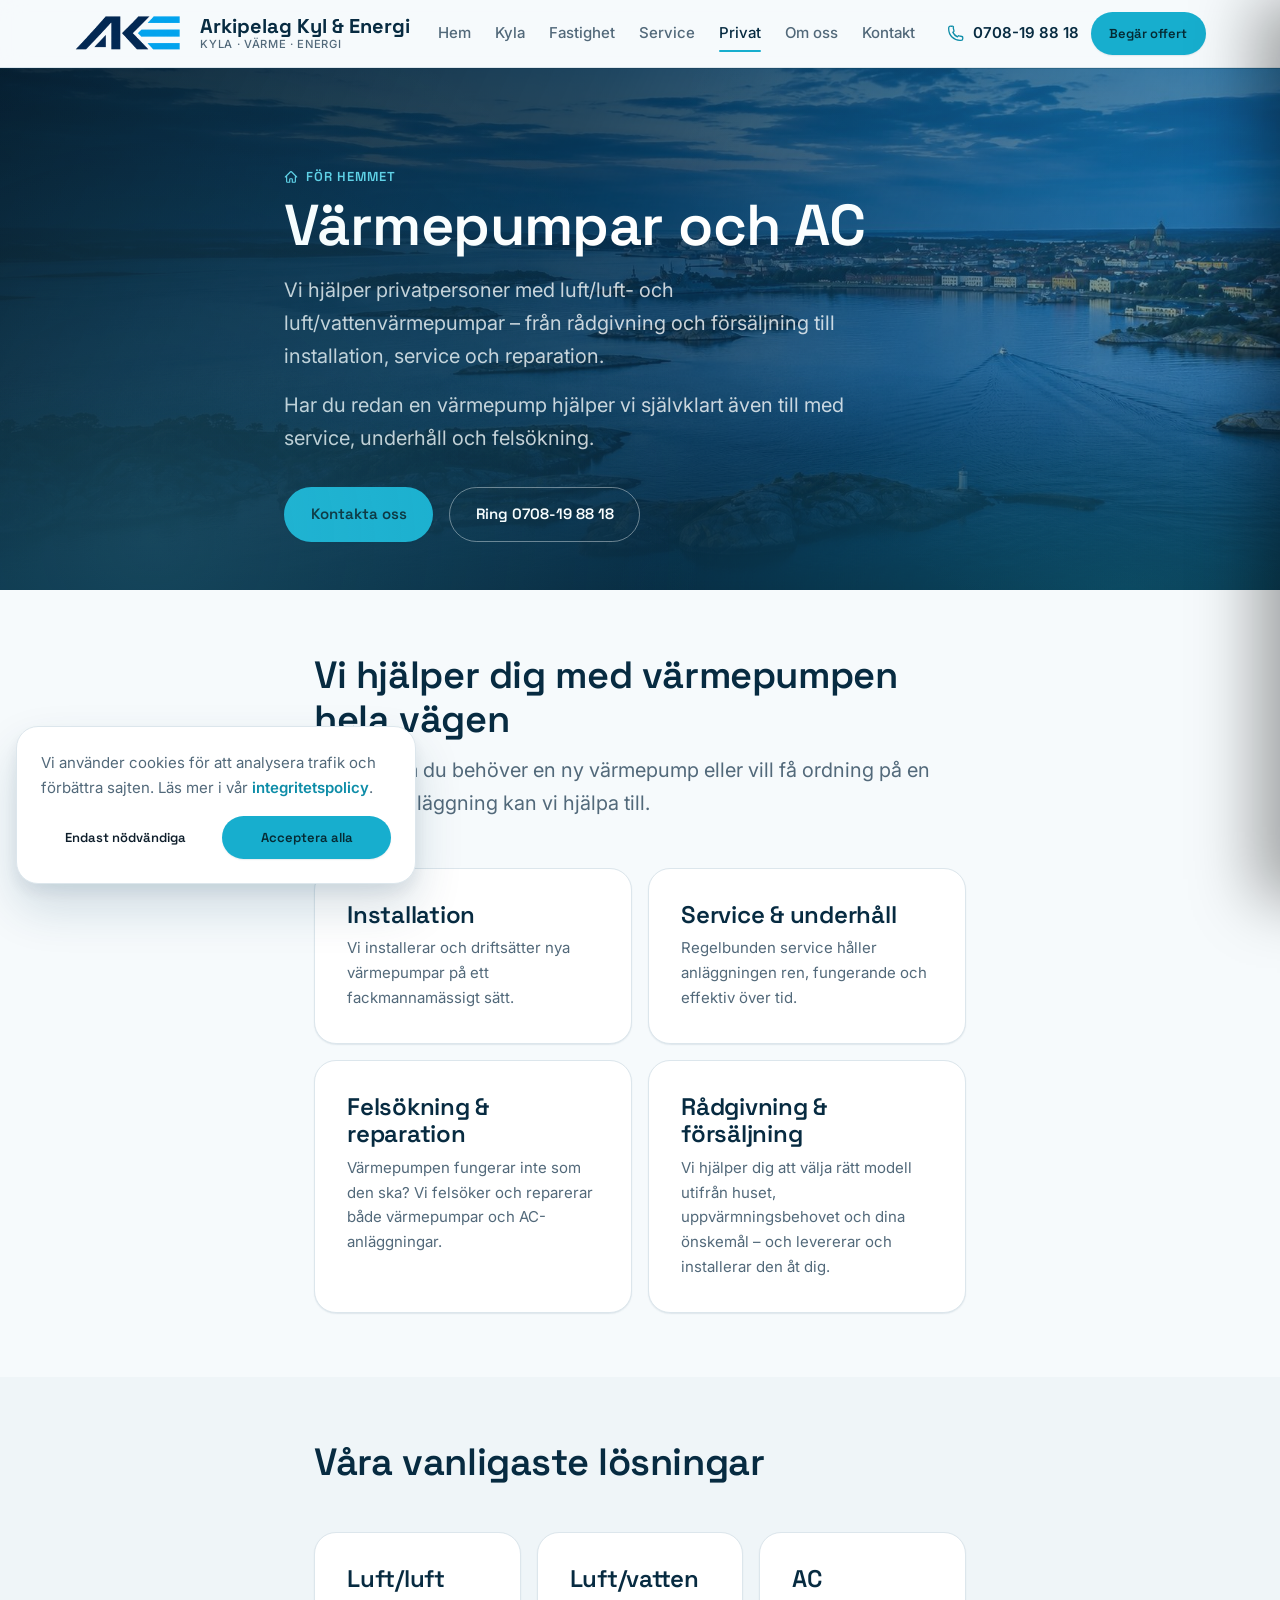
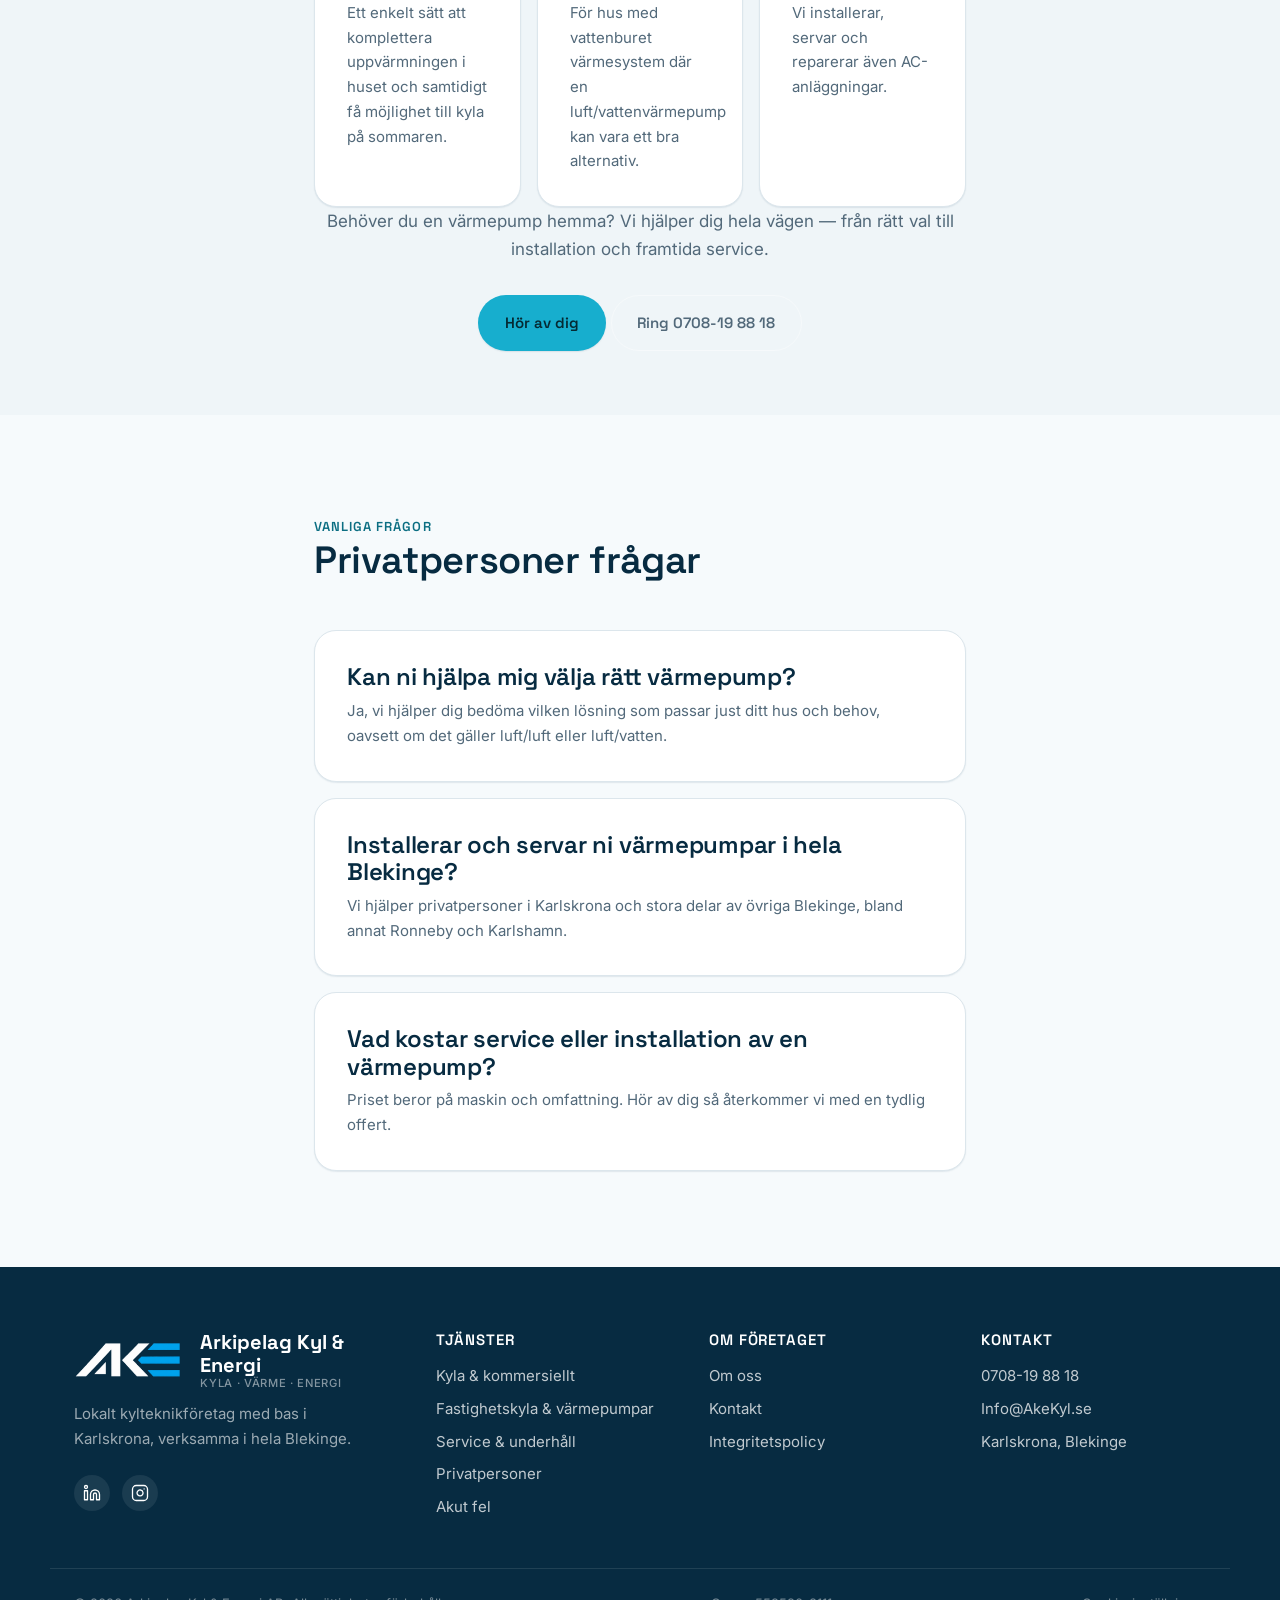
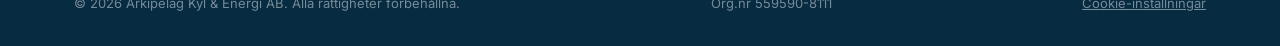
<file: privat.html>
<!DOCTYPE html>
<html lang="sv">
<head>
<meta charset="UTF-8">
<meta name="viewport" content="width=device-width, initial-scale=1">
<title>Värmepump & AC för hemmet | Arkipelag Kyl & Energi</title>
<meta name="description" content="Arkipelag Kyl & Energi hjälper privatpersoner i Karlskrona och Blekinge med värmepump och AC — rådgivning, installation, service och reparation.">
<link rel="canonical" href="https://akekyl.se/privat.html">
<meta property="og:type" content="website">
<meta property="og:title" content="Värmepump & AC för hemmet | Arkipelag Kyl & Energi">
<meta property="og:description" content="Arkipelag Kyl & Energi hjälper privatpersoner i Karlskrona och Blekinge med värmepump och AC — rådgivning, installation, service och reparation.">
<meta property="og:image" content="https://akekyl.se/assets/img/og-cover.jpg">
<meta property="og:url" content="https://akekyl.se/privat.html">
<meta property="og:locale" content="sv_SE">
<link rel="icon" href="assets/img/favicon.ico" sizes="any">
<link rel="icon" href="assets/img/favicon-32.png" type="image/png" sizes="32x32">
<link rel="icon" href="assets/img/favicon-16.png" type="image/png" sizes="16x16">
<link rel="apple-touch-icon" href="assets/img/favicon-180.png">
<link rel="preload" as="image" href="assets/img/hero-karlskrona.jpg" fetchpriority="high">
<link rel="preconnect" href="https://fonts.googleapis.com">
<link rel="preconnect" href="https://fonts.gstatic.com" crossorigin>
<link rel="preload" as="style" href="https://fonts.googleapis.com/css2?family=Space+Grotesk:wght@500;600;700&family=Inter:wght@400;500;600;700&display=swap" onload="this.onload=null;this.rel='stylesheet'">
<noscript><link rel="stylesheet" href="https://fonts.googleapis.com/css2?family=Space+Grotesk:wght@500;600;700&family=Inter:wght@400;500;600;700&display=swap"></noscript>
<link rel="stylesheet" href="css/styles.css">
<script type="application/ld+json">
{
  "@context": "https://schema.org",
  "@type": "FAQPage",
  "mainEntity": [
    {
      "@type": "Question",
      "name": "Kan ni hjälpa mig välja rätt värmepump?",
      "acceptedAnswer": { "@type": "Answer", "text": "Ja, vi hjälper dig bedöma vilken lösning som passar just ditt hus och behov, oavsett om det gäller luft/luft eller luft/vatten." }
    },
    {
      "@type": "Question",
      "name": "Installerar och servar ni värmepumpar i hela Blekinge?",
      "acceptedAnswer": { "@type": "Answer", "text": "Vi hjälper privatpersoner i Karlskrona och stora delar av övriga Blekinge, bland annat Ronneby och Karlshamn." }
    },
    {
      "@type": "Question",
      "name": "Vad kostar service eller installation av en värmepump?",
      "acceptedAnswer": { "@type": "Answer", "text": "Priset beror på maskin och omfattning. Hör av dig så återkommer vi med en tydlig offert." }
    }
  ]
}
</script>
<script type="application/ld+json">
{
  "@context": "https://schema.org",
  "@type": "BreadcrumbList",
  "itemListElement": [
    { "@type": "ListItem", "position": 1, "name": "Hem", "item": "https://akekyl.se/" },
    { "@type": "ListItem", "position": 2, "name": "Privat", "item": "https://akekyl.se/privat.html" }
  ]
}
</script>
</head>
<body>
<a class="skip-link" href="#main">Hoppa till innehåll</a>

<header class="site-header">
  <div class="container site-header__inner">
    <a class="brand" href="./">
      <img class="brand__mark" width="408" height="150" src="assets/img/logo-icon.png" alt="Arkipelag Kyl & Energi logotyp">
      <span class="brand__text">Arkipelag Kyl & Energi<small>Kyla · Värme · Energi</small></span>
    </a>
    <nav class="nav" aria-label="Huvudmeny">
      <ul class="nav__links">
        <li><a href="./">Hem</a></li>
        <li><a href="kyla.html">Kyla</a></li>
        <li><a href="fastighetsagare.html">Fastighet</a></li>
        <li><a href="service.html">Service</a></li>
        <li><a href="privat.html" aria-current="page">Privat</a></li>
        <li><a href="om-oss.html">Om oss</a></li>
        <li><a href="kontakt.html">Kontakt</a></li>
      </ul>
      <div class="nav__cta">
        <a class="nav__phone nav__phone-label" href="tel:+46708198818">
          <svg viewBox="0 0 24 24" fill="none" stroke="currentColor" stroke-width="1.75"><path stroke-linecap="round" stroke-linejoin="round" d="M2.25 6.75c0 8.284 6.716 15 15 15h1.5a2.25 2.25 0 0 0 2.25-2.25v-1.372a1.5 1.5 0 0 0-1.164-1.462l-3.6-.9a1.5 1.5 0 0 0-1.53.44l-.83.98a13.5 13.5 0 0 1-6.06-6.06l.98-.83a1.5 1.5 0 0 0 .44-1.53l-.9-3.6A1.5 1.5 0 0 0 6.372 3H5.25A2.25 2.25 0 0 0 2.25 5.25v1.5Z"/></svg>
          0708-19 88 18
        </a>
        <a class="btn btn--primary btn--sm" href="kontakt.html">Begär offert</a>
        <button class="nav-toggle" type="button" aria-expanded="false" aria-controls="menuDrawer" id="navToggle">
          <svg viewBox="0 0 24 24" fill="none" stroke="currentColor" stroke-width="1.75"><path stroke-linecap="round" stroke-linejoin="round" d="M3.75 6.75h16.5M3.75 12h16.5M3.75 17.25h16.5"/></svg>
          <span class="visually-hidden">Öppna meny</span>
        </button>
      </div>
    </nav>
  </div>
</header>
<div class="menu-overlay" id="menuOverlay"></div>
<aside class="menu-drawer" id="menuDrawer" aria-hidden="true">
  <div class="menu-drawer__top">
    <a class="brand" href="./">
      <img class="brand__mark" width="408" height="150" src="assets/img/logo-icon-light.png" alt="Arkipelag Kyl & Energi logotyp">
      <span class="brand__text">Arkipelag Kyl & Energi<small>Kyla · Värme · Energi</small></span>
    </a>
    <button class="menu-drawer__close" id="menuClose" type="button" aria-label="Stäng meny">
      <svg viewBox="0 0 24 24" fill="none" stroke="currentColor" stroke-width="2"><path stroke-linecap="round" stroke-linejoin="round" d="M6 18 18 6M6 6l12 12"/></svg>
    </button>
  </div>
  <nav class="menu-drawer__nav" aria-label="Huvudmeny">
    <div class="menu-accordion">
      <button class="menu-accordion__trigger" type="button" aria-expanded="false">
        Kyla & kommersiellt
        <svg viewBox="0 0 24 24" fill="none" stroke="currentColor" stroke-width="2"><path stroke-linecap="round" stroke-linejoin="round" d="m19.5 8.25-7.5 7.5-7.5-7.5"/></svg>
      </button>
      <div class="menu-accordion__panel">
        <div class="menu-accordion__panel-inner">
          <a href="kyla.html#butik-livsmedel">Butik & livsmedel</a>
          <a href="kyla.html#restaurang-storkok">Restaurang & storkök</a>
          <a href="kyla.html#industri-teknisk">Industri & teknisk kyla</a>
          <a class="menu-accordion__all" href="kyla.html">Visa alla tjänster →</a>
        </div>
      </div>
    </div>
    <div class="menu-accordion">
      <button class="menu-accordion__trigger" type="button" aria-expanded="false">
        Fastighetskyla & värmepumpar
        <svg viewBox="0 0 24 24" fill="none" stroke="currentColor" stroke-width="2"><path stroke-linecap="round" stroke-linejoin="round" d="m19.5 8.25-7.5 7.5-7.5-7.5"/></svg>
      </button>
      <div class="menu-accordion__panel">
        <div class="menu-accordion__panel-inner">
          <a href="fastighetsagare.html#fastighetskyla">Fastighetskyla</a>
          <a href="fastighetsagare.html#varmepumpar">Värmepumpar</a>
          <a href="fastighetsagare.html#entreprenad">Kylentreprenad</a>
          <a class="menu-accordion__all" href="fastighetsagare.html">Visa alla tjänster →</a>
        </div>
      </div>
    </div>
    <a class="menu-drawer__link" href="service.html">Service</a>
    <a class="menu-drawer__link" href="privat.html">Privat</a>
    <a class="menu-drawer__link" href="om-oss.html">Om oss</a>
    <a class="menu-drawer__link" href="kontakt.html">Kontakt</a>
  </nav>
  <div class="menu-drawer__bottom">
    <a class="btn btn--primary btn--block" href="kontakt.html">Begär offert</a>
    <p class="menu-drawer__trust">Svarar oftast inom en arbetsdag · Certifierade kyltekniker</p>
  </div>
</aside>

<main id="main">

  <section class="hero hero--photo" style="padding-block: var(--space-6) 0;">
    <div class="container" style="padding-block: var(--space-8) var(--space-7); max-width: 760px;">
      <span class="eyebrow">
        <svg width="14" height="14" viewBox="0 0 24 24" fill="none" stroke="currentColor" stroke-width="2"><path stroke-linecap="round" stroke-linejoin="round" d="M2.25 12l8.954-8.955c.44-.439 1.152-.439 1.591 0L21.75 12M4.5 9.75v10.125c0 .621.504 1.125 1.125 1.125H9.75v-4.875c0-.621.504-1.125 1.125-1.125h2.25c.621 0 1.125.504 1.125 1.125V21h4.125c.621 0 1.125-.504 1.125-1.125V9.75"/></svg>
        För hemmet
      </span>
      <h1>Värmepumpar och AC</h1>
      <p class="lead">Vi hjälper privatpersoner med luft/luft- och luft/vattenvärmepumpar – från rådgivning och försäljning till installation, service och reparation.</p>
      <p class="lead mt-4">Har du redan en värmepump hjälper vi självklart även till med service, underhåll och felsökning.</p>
      <div class="hero__actions">
        <a class="btn btn--primary" href="kontakt.html">Kontakta oss</a>
        <a class="btn btn--outline" href="tel:+46708198818">Ring 0708-19 88 18</a>
      </div>
    </div>
  </section>

  <section class="section section--tight">
    <div class="container" style="max-width: 700px;">
      <div class="section-head">
        <h2>Vi hjälper dig med värmepumpen hela vägen</h2>
        <p>Oavsett om du behöver en ny värmepump eller vill få ordning på en befintlig anläggning kan vi hjälpa till.</p>
      </div>
      <div class="grid grid--2" style="gap: var(--space-4);">
        <div class="card">
          <h3>Installation</h3>
          <p>Vi installerar och driftsätter nya värmepumpar på ett fackmannamässigt sätt.</p>
        </div>
        <div class="card">
          <h3>Service & underhåll</h3>
          <p>Regelbunden service håller anläggningen ren, fungerande och effektiv över tid.</p>
        </div>
        <div class="card">
          <h3>Felsökning & reparation</h3>
          <p>Värmepumpen fungerar inte som den ska? Vi felsöker och reparerar både värmepumpar och AC-anläggningar.</p>
        </div>
        <div class="card">
          <h3>Rådgivning & försäljning</h3>
          <p>Vi hjälper dig att välja rätt modell utifrån huset, uppvärmningsbehovet och dina önskemål – och levererar och installerar den åt dig.</p>
        </div>
      </div>
    </div>
  </section>

  <section class="section section--tight section--alt">
    <div class="container" style="max-width: 700px;">
      <div class="section-head">
        <h2>Våra vanligaste lösningar</h2>
      </div>
      <div class="grid grid--3" style="gap: var(--space-4);">
        <div class="card">
          <h3>Luft/luft</h3>
          <p>Ett enkelt sätt att komplettera uppvärmningen i huset och samtidigt få möjlighet till kyla på sommaren.</p>
        </div>
        <div class="card">
          <h3>Luft/vatten</h3>
          <p>För hus med vattenburet värmesystem där en luft/vattenvärmepump kan vara ett bra alternativ.</p>
        </div>
        <div class="card">
          <h3>AC</h3>
          <p>Vi installerar, servar och reparerar även AC-anläggningar.</p>
        </div>
      </div>
      <p class="text-center mt-8">Behöver du en värmepump hemma? Vi hjälper dig hela vägen — från rätt val till installation och framtida service.</p>
      <p class="text-center mt-6">
        <a class="btn btn--primary" href="kontakt.html">Hör av dig</a>
        <a class="btn btn--outline" href="tel:+46708198818">Ring 0708-19 88 18</a>
      </p>
    </div>
  </section>

  <section class="section">
    <div class="container" style="max-width: 700px;">
      <div class="section-head">
        <span class="eyebrow">Vanliga frågor</span>
        <h2>Privatpersoner frågar</h2>
      </div>
      <div style="display:flex; flex-direction:column; gap: var(--space-4);">
        <div class="card">
          <h3>Kan ni hjälpa mig välja rätt värmepump?</h3>
          <p>Ja, vi hjälper dig bedöma vilken lösning som passar just ditt hus och behov, oavsett om det gäller luft/luft eller luft/vatten.</p>
        </div>
        <div class="card">
          <h3>Installerar och servar ni värmepumpar i hela Blekinge?</h3>
          <p>Vi hjälper privatpersoner i Karlskrona och stora delar av övriga Blekinge, bland annat Ronneby och Karlshamn.</p>
        </div>
        <div class="card">
          <h3>Vad kostar service eller installation av en värmepump?</h3>
          <p>Priset beror på maskin och omfattning. Hör av dig så återkommer vi med en tydlig offert.</p>
        </div>
      </div>
    </div>
  </section>

</main>

<footer class="site-footer">
  <div class="container footer-grid">
    <div>
      <a class="brand" href="./">
        <img class="brand__mark" width="408" height="150" src="assets/img/logo-icon-light.png" alt="Arkipelag Kyl & Energi logotyp">
        <span class="brand__text">Arkipelag Kyl & Energi<small>Kyla · Värme · Energi</small></span>
      </a>
      <p>Lokalt kylteknikföretag med bas i Karlskrona, verksamma i hela Blekinge.</p>
      <div class="footer-social">
        <a href="https://www.linkedin.com/company/arkipelag-kyl-energi/" target="_blank" rel="noopener noreferrer" aria-label="Arkipelag Kyl & Energi på LinkedIn">
          <svg viewBox="0 0 24 24" fill="none" stroke="currentColor" stroke-width="1.75" stroke-linecap="round" stroke-linejoin="round"><path d="M16 8a6 6 0 0 1 6 6v7h-4v-7a2 2 0 0 0-2-2 2 2 0 0 0-2 2v7h-4v-7a6 6 0 0 1 6-6z"/><rect x="2" y="9" width="4" height="12"/><circle cx="4" cy="4" r="2"/></svg>
        </a>
        <a href="https://www.instagram.com/arkipelagkyl" target="_blank" rel="noopener noreferrer" aria-label="Arkipelag Kyl & Energi på Instagram">
          <svg viewBox="0 0 24 24" fill="none" stroke="currentColor" stroke-width="1.75" stroke-linecap="round" stroke-linejoin="round"><rect x="2" y="2" width="20" height="20" rx="5" ry="5"/><path d="M16 11.37A4 4 0 1 1 12.63 8 4 4 0 0 1 16 11.37z"/><line x1="17.5" y1="6.5" x2="17.5" y2="6.5"/></svg>
        </a>
      </div>
    </div>
    <div>
      <h3>Tjänster</h3>
      <ul>
        <li><a href="kyla.html">Kyla & kommersiellt</a></li>
        <li><a href="fastighetsagare.html">Fastighetskyla & värmepumpar</a></li>
        <li><a href="service.html">Service & underhåll</a></li>
        <li><a href="privat.html">Privatpersoner</a></li>
        <li><a href="kontakt.html#akut">Akut fel</a></li>
      </ul>
    </div>
    <div>
      <h3>Om företaget</h3>
      <ul>
        <li><a href="om-oss.html">Om oss</a></li>
        <li><a href="kontakt.html">Kontakt</a></li>
        <li><a href="integritetspolicy.html">Integritetspolicy</a></li>
      </ul>
    </div>
    <div>
      <h3>Kontakt</h3>
      <ul>
        <li><a href="tel:+46708198818">0708-19 88 18</a></li>
        <li><a href="mailto:Info@AkeKyl.se">Info@AkeKyl.se</a></li>
        <li>Karlskrona, Blekinge</li>
      </ul>
    </div>
  </div>
  <div class="container footer-bottom">
    <span>© <span id="year"></span> Arkipelag Kyl & Energi AB. Alla rättigheter förbehållna.</span>
    <span>Org.nr 559590-8111</span>
  </div>
</footer>

<div class="sticky-cta">
  <a class="btn btn--ghost" href="tel:+46708198818">Ring oss</a>
  <a class="btn btn--primary" href="kontakt.html">Begär offert</a>
</div>

<script src="js/main.js"></script>
<script src="js/cookie-consent.js"></script>
</body>
</html>
</file>
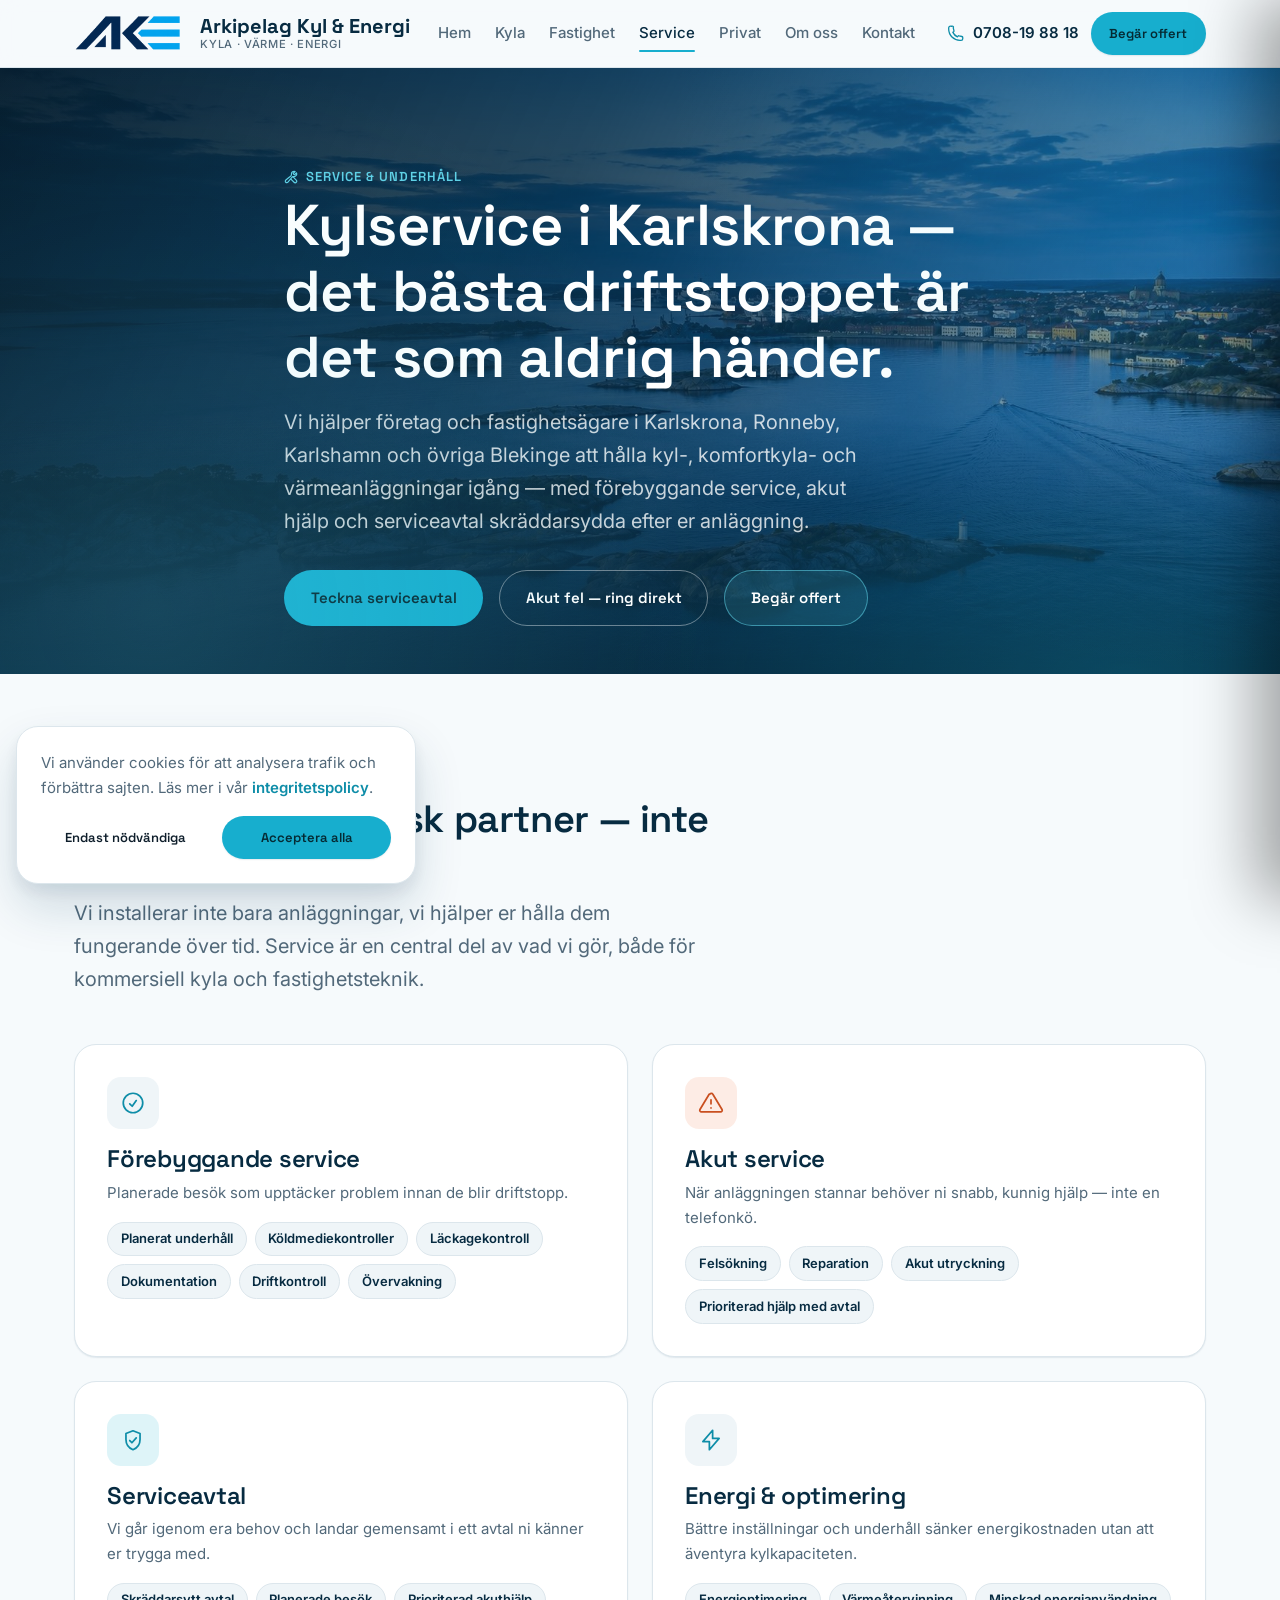
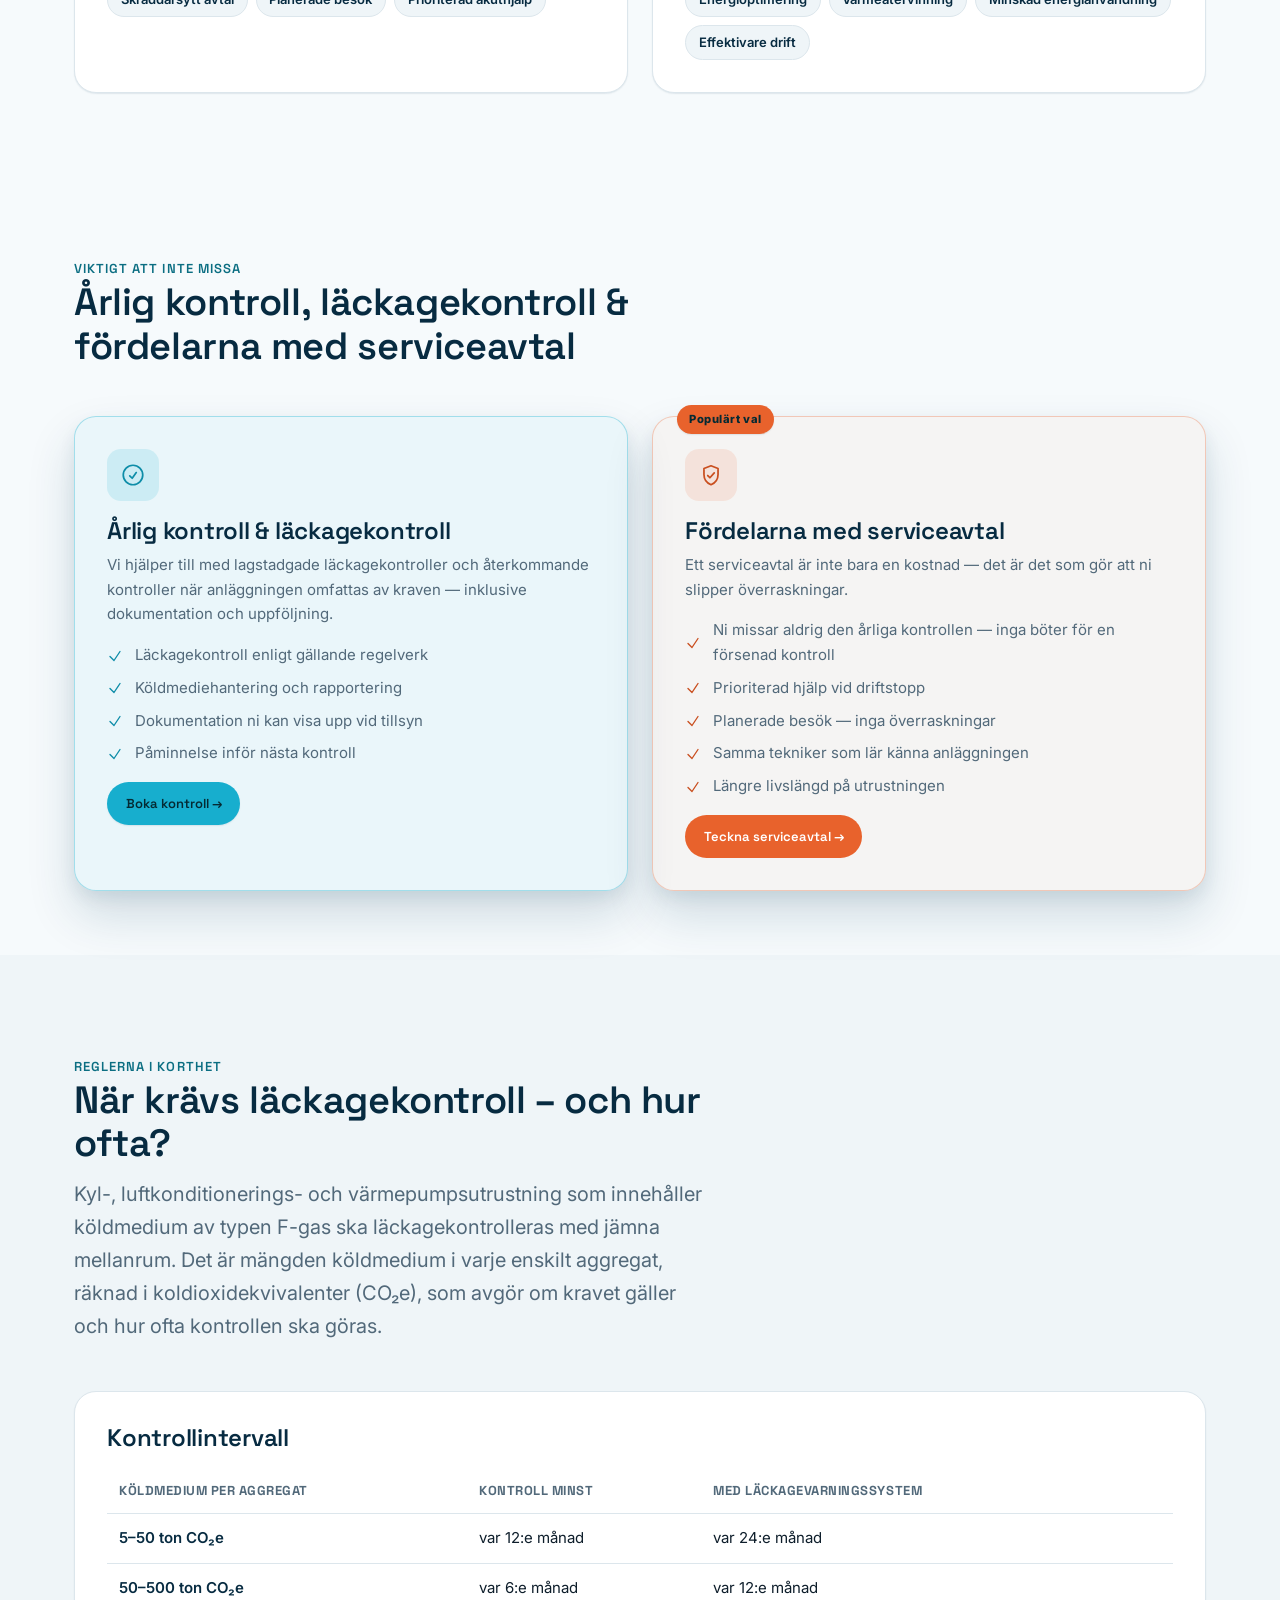
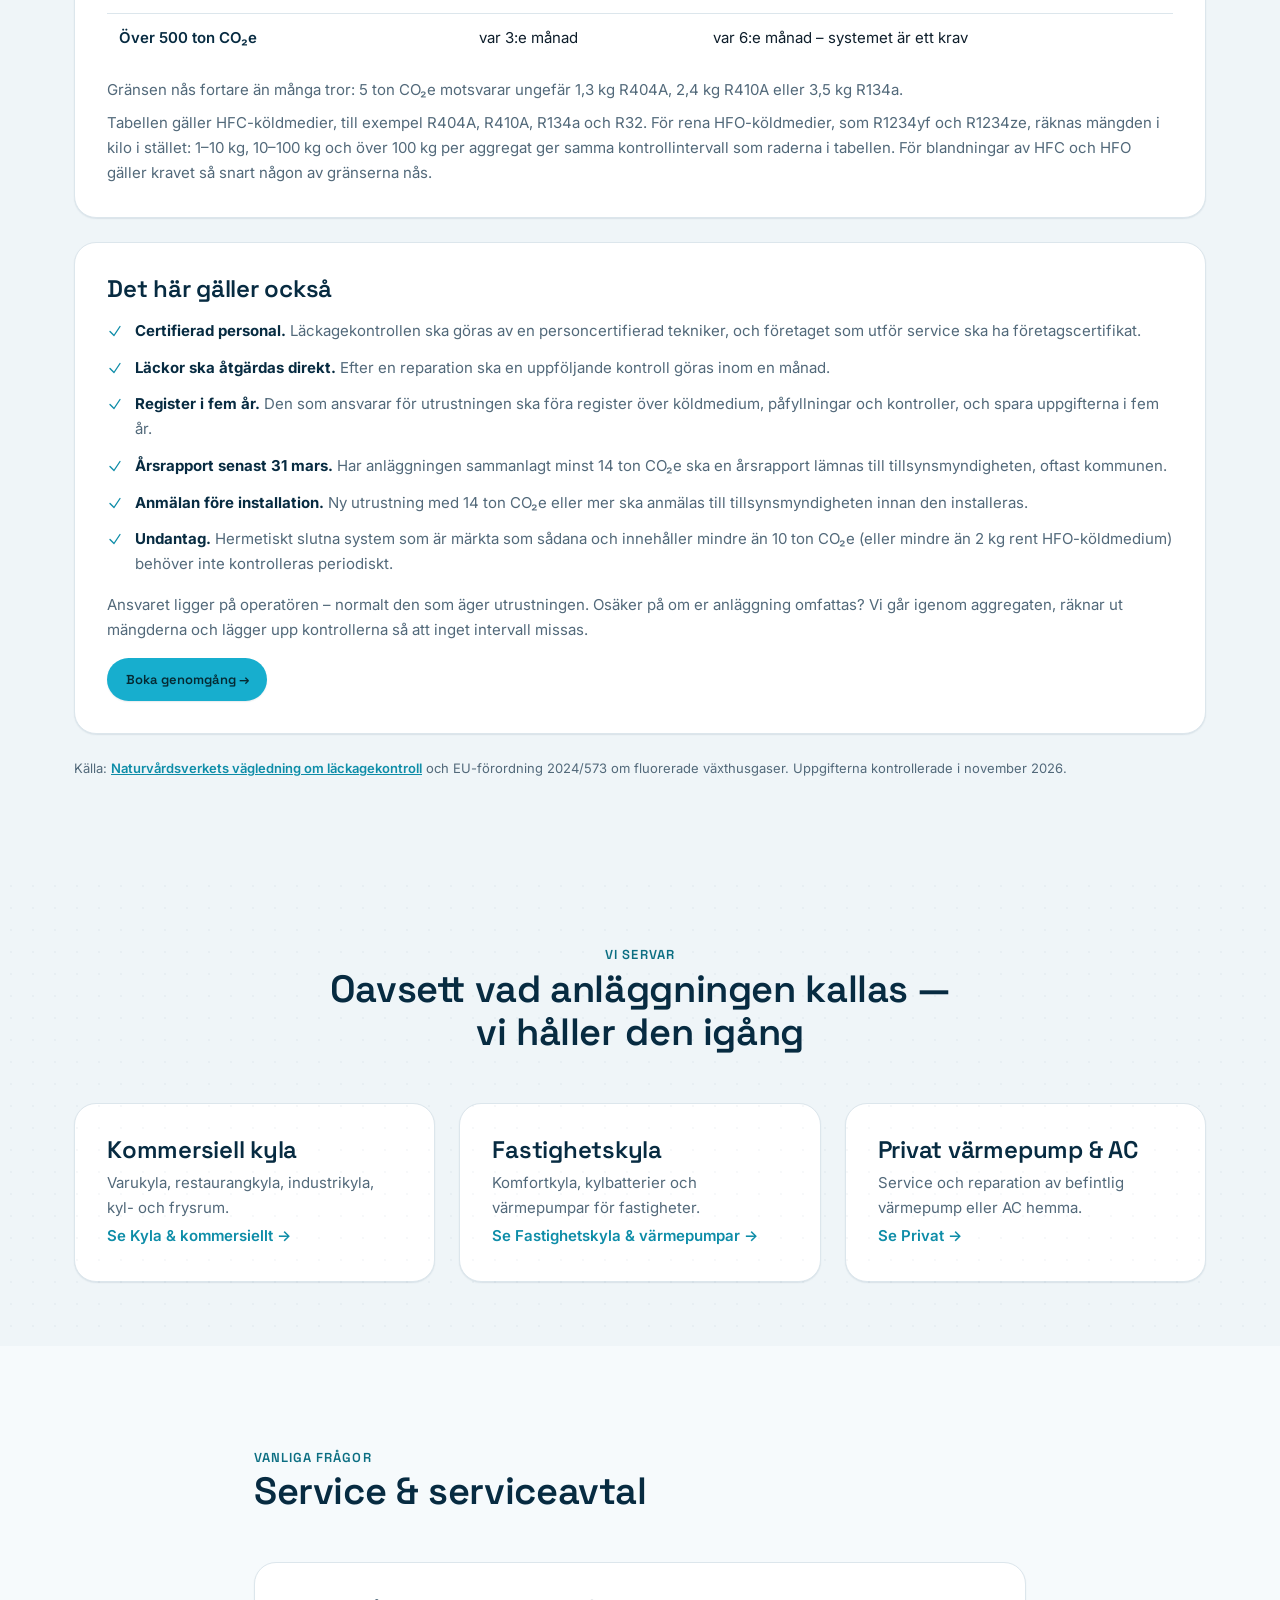
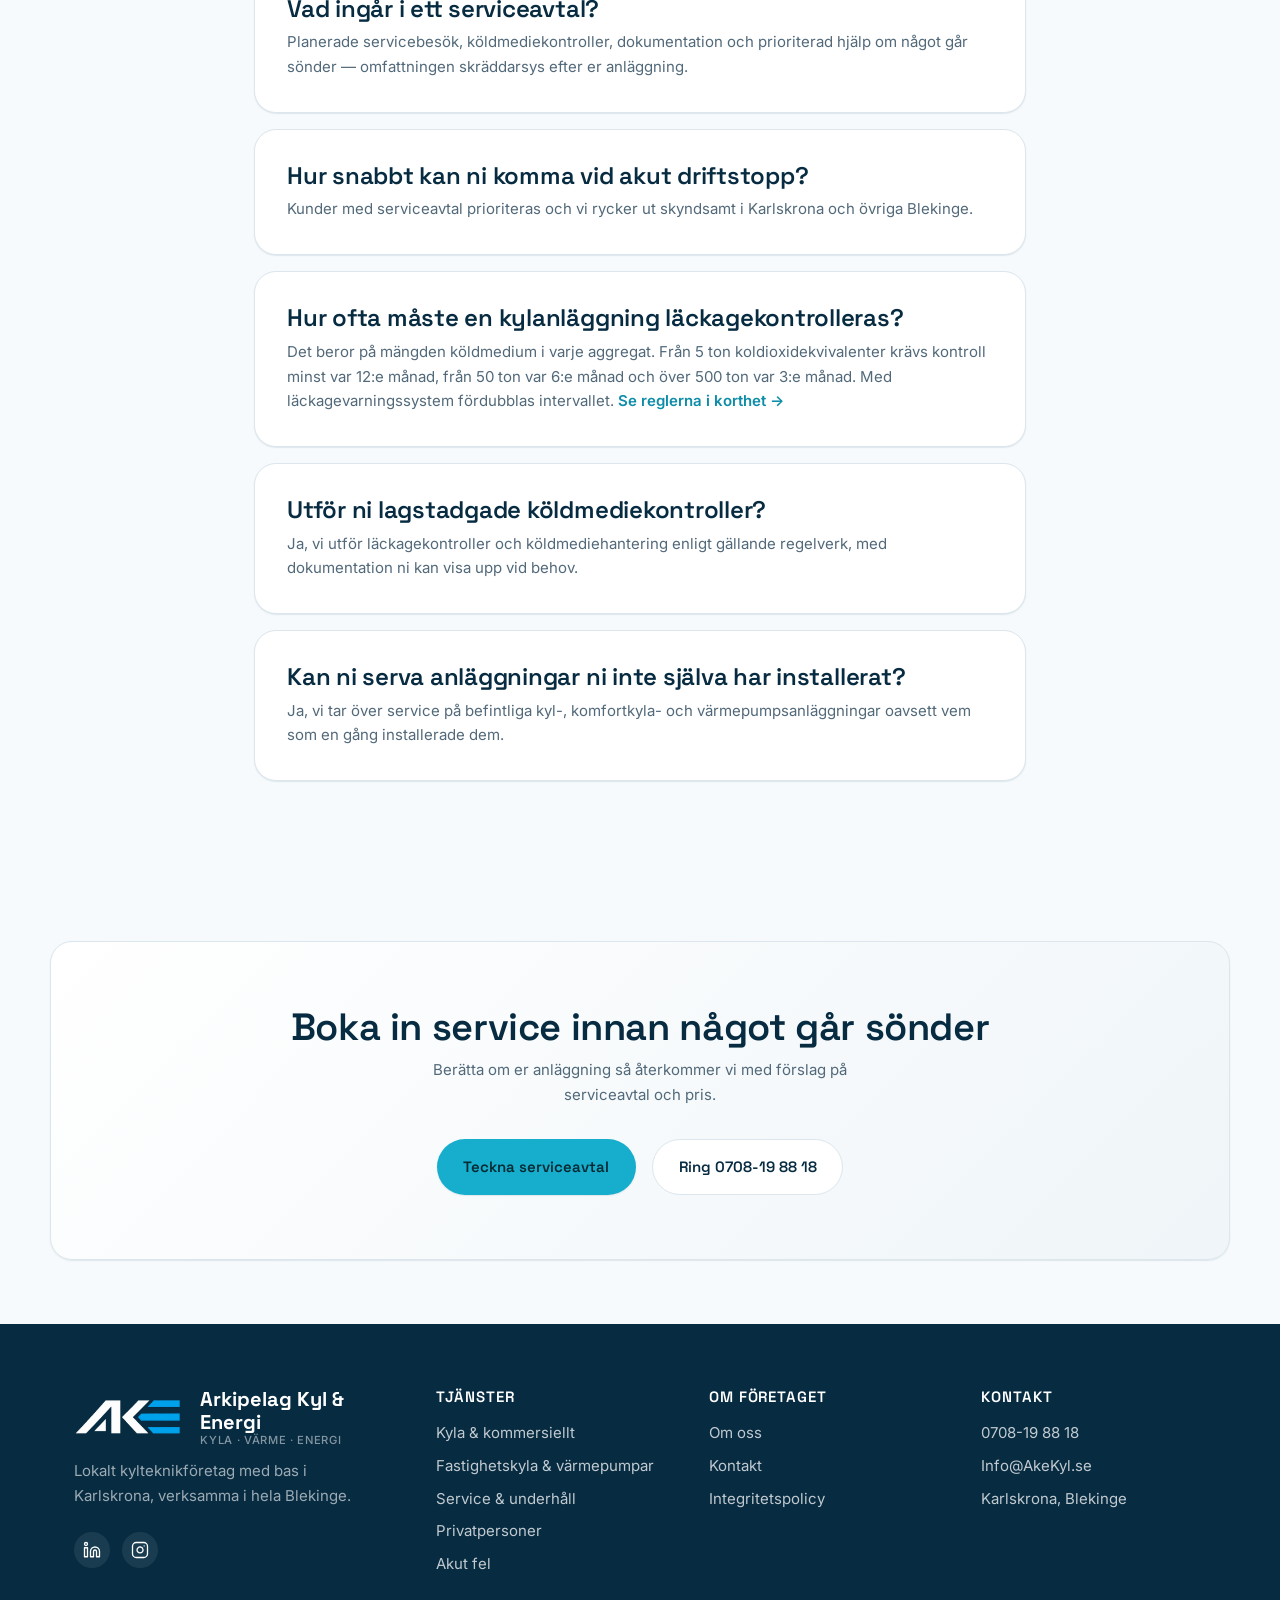
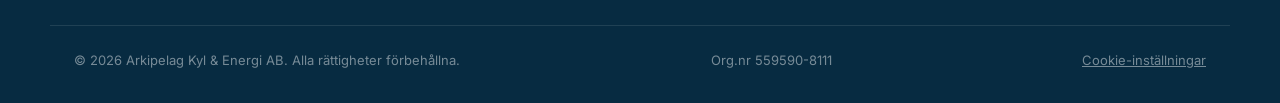
<file: service.html>
<!DOCTYPE html>
<html lang="sv">
<head>
<meta charset="UTF-8">
<meta name="viewport" content="width=device-width, initial-scale=1">
<title>Kylservice i Karlskrona & Blekinge | Arkipelag Kyl & Energi</title>
<meta name="description" content="Arkipelag Kyl & Energi — serviceavtal, akut kylservice och förebyggande underhåll för företag och fastigheter i Karlskrona och Blekinge.">
<link rel="canonical" href="https://akekyl.se/service.html">
<meta property="og:type" content="website">
<meta property="og:title" content="Kylservice i Karlskrona & Blekinge | Arkipelag Kyl & Energi">
<meta property="og:description" content="Arkipelag Kyl & Energi — serviceavtal, akut kylservice och förebyggande underhåll för företag och fastigheter i Karlskrona och Blekinge.">
<meta property="og:image" content="https://akekyl.se/assets/img/og-cover.jpg">
<meta property="og:url" content="https://akekyl.se/service.html">
<meta property="og:locale" content="sv_SE">
<link rel="icon" href="assets/img/favicon.ico" sizes="any">
<link rel="icon" href="assets/img/favicon-32.png" type="image/png" sizes="32x32">
<link rel="icon" href="assets/img/favicon-16.png" type="image/png" sizes="16x16">
<link rel="apple-touch-icon" href="assets/img/favicon-180.png">
<link rel="preload" as="image" href="assets/img/hero-karlskrona.jpg" fetchpriority="high">
<link rel="preconnect" href="https://fonts.googleapis.com">
<link rel="preconnect" href="https://fonts.gstatic.com" crossorigin>
<link rel="preload" as="style" href="https://fonts.googleapis.com/css2?family=Space+Grotesk:wght@500;600;700&family=Inter:wght@400;500;600;700&display=swap" onload="this.onload=null;this.rel='stylesheet'">
<noscript><link rel="stylesheet" href="https://fonts.googleapis.com/css2?family=Space+Grotesk:wght@500;600;700&family=Inter:wght@400;500;600;700&display=swap"></noscript>
<link rel="stylesheet" href="css/styles.css">
<script type="application/ld+json">
{
  "@context": "https://schema.org",
  "@type": "FAQPage",
  "mainEntity": [
    {
      "@type": "Question",
      "name": "Vad ingår i ett serviceavtal?",
      "acceptedAnswer": { "@type": "Answer", "text": "Ett serviceavtal hos oss innehåller planerade servicebesök, köldmediekontroller, dokumentation och prioriterad hjälp om något går sönder. Omfattningen skräddarsys efter er anläggning." }
    },
    {
      "@type": "Question",
      "name": "Hur snabbt kan ni komma vid akut driftstopp?",
      "acceptedAnswer": { "@type": "Answer", "text": "Kunder med serviceavtal prioriteras och vi rycker ut skyndsamt i Karlskrona och övriga Blekinge. Ring oss direkt vid akut fel." }
    },
    {
      "@type": "Question",
      "name": "Hur ofta måste en kylanläggning läckagekontrolleras?",
      "acceptedAnswer": { "@type": "Answer", "text": "Det beror på mängden köldmedium i varje aggregat. Från 5 ton koldioxidekvivalenter krävs kontroll minst var 12:e månad, från 50 ton var 6:e månad och över 500 ton var 3:e månad. Med läckagevarningssystem fördubblas intervallet." }
    },
    {
      "@type": "Question",
      "name": "Utför ni lagstadgade köldmediekontroller?",
      "acceptedAnswer": { "@type": "Answer", "text": "Ja, vi utför läckagekontroller och köldmediehantering enligt gällande regelverk, med dokumentation ni kan visa upp vid behov." }
    },
    {
      "@type": "Question",
      "name": "Kan ni serva anläggningar vi inte själva har installerat?",
      "acceptedAnswer": { "@type": "Answer", "text": "Ja, vi tar över service och underhåll på befintliga kyl-, komfortkyla- och värmepumpsanläggningar oavsett vem som en gång installerade dem." }
    }
  ]
}
</script>
<script type="application/ld+json">
{
  "@context": "https://schema.org",
  "@type": "Service",
  "serviceType": "Kylservice & underhåll",
  "name": "Service & underhåll",
  "provider": { "@type": "HVACBusiness", "@id": "https://akekyl.se/#business", "name": "Arkipelag Kyl & Energi AB", "url": "https://akekyl.se/" },
  "areaServed": [
    { "@type": "City", "name": "Karlskrona" },
    { "@type": "City", "name": "Ronneby" },
    { "@type": "City", "name": "Karlshamn" },
    { "@type": "AdministrativeArea", "name": "Blekinge" }
  ],
  "description": "Serviceavtal, akut kylservice, förebyggande underhåll och köldmediekontroller för företag och fastigheter i Karlskrona och övriga Blekinge."
}
</script>
<script type="application/ld+json">
{
  "@context": "https://schema.org",
  "@type": "BreadcrumbList",
  "itemListElement": [
    { "@type": "ListItem", "position": 1, "name": "Hem", "item": "https://akekyl.se/" },
    { "@type": "ListItem", "position": 2, "name": "Service & underhåll", "item": "https://akekyl.se/service.html" }
  ]
}
</script>
</head>
<body>
<a class="skip-link" href="#main">Hoppa till innehåll</a>

<header class="site-header">
  <div class="container site-header__inner">
    <a class="brand" href="./">
      <img class="brand__mark" width="408" height="150" src="assets/img/logo-icon.png" alt="Arkipelag Kyl & Energi logotyp">
      <span class="brand__text">Arkipelag Kyl & Energi<small>Kyla · Värme · Energi</small></span>
    </a>
    <nav class="nav" aria-label="Huvudmeny">
      <ul class="nav__links">
        <li><a href="./">Hem</a></li>
        <li><a href="kyla.html">Kyla</a></li>
        <li><a href="fastighetsagare.html">Fastighet</a></li>
        <li><a href="service.html" aria-current="page">Service</a></li>
        <li><a href="privat.html">Privat</a></li>
        <li><a href="om-oss.html">Om oss</a></li>
        <li><a href="kontakt.html">Kontakt</a></li>
      </ul>
      <div class="nav__cta">
        <a class="nav__phone nav__phone-label" href="tel:+46708198818">
          <svg viewBox="0 0 24 24" fill="none" stroke="currentColor" stroke-width="1.75"><path stroke-linecap="round" stroke-linejoin="round" d="M2.25 6.75c0 8.284 6.716 15 15 15h1.5a2.25 2.25 0 0 0 2.25-2.25v-1.372a1.5 1.5 0 0 0-1.164-1.462l-3.6-.9a1.5 1.5 0 0 0-1.53.44l-.83.98a13.5 13.5 0 0 1-6.06-6.06l.98-.83a1.5 1.5 0 0 0 .44-1.53l-.9-3.6A1.5 1.5 0 0 0 6.372 3H5.25A2.25 2.25 0 0 0 2.25 5.25v1.5Z"/></svg>
          0708-19 88 18
        </a>
        <a class="btn btn--primary btn--sm" href="kontakt.html">Begär offert</a>
        <button class="nav-toggle" type="button" aria-expanded="false" aria-controls="menuDrawer" id="navToggle">
          <svg viewBox="0 0 24 24" fill="none" stroke="currentColor" stroke-width="1.75"><path stroke-linecap="round" stroke-linejoin="round" d="M3.75 6.75h16.5M3.75 12h16.5M3.75 17.25h16.5"/></svg>
          <span class="visually-hidden">Öppna meny</span>
        </button>
      </div>
    </nav>
  </div>
</header>
<div class="menu-overlay" id="menuOverlay"></div>
<aside class="menu-drawer" id="menuDrawer" aria-hidden="true">
  <div class="menu-drawer__top">
    <a class="brand" href="./">
      <img class="brand__mark" width="408" height="150" src="assets/img/logo-icon-light.png" alt="Arkipelag Kyl & Energi logotyp">
      <span class="brand__text">Arkipelag Kyl & Energi<small>Kyla · Värme · Energi</small></span>
    </a>
    <button class="menu-drawer__close" id="menuClose" type="button" aria-label="Stäng meny">
      <svg viewBox="0 0 24 24" fill="none" stroke="currentColor" stroke-width="2"><path stroke-linecap="round" stroke-linejoin="round" d="M6 18 18 6M6 6l12 12"/></svg>
    </button>
  </div>
  <nav class="menu-drawer__nav" aria-label="Huvudmeny">
    <div class="menu-accordion">
      <button class="menu-accordion__trigger" type="button" aria-expanded="false">
        Kyla & kommersiellt
        <svg viewBox="0 0 24 24" fill="none" stroke="currentColor" stroke-width="2"><path stroke-linecap="round" stroke-linejoin="round" d="m19.5 8.25-7.5 7.5-7.5-7.5"/></svg>
      </button>
      <div class="menu-accordion__panel">
        <div class="menu-accordion__panel-inner">
          <a href="kyla.html#butik-livsmedel">Butik & livsmedel</a>
          <a href="kyla.html#restaurang-storkok">Restaurang & storkök</a>
          <a href="kyla.html#industri-teknisk">Industri & teknisk kyla</a>
          <a class="menu-accordion__all" href="kyla.html">Visa alla tjänster →</a>
        </div>
      </div>
    </div>
    <div class="menu-accordion">
      <button class="menu-accordion__trigger" type="button" aria-expanded="false">
        Fastighetskyla & värmepumpar
        <svg viewBox="0 0 24 24" fill="none" stroke="currentColor" stroke-width="2"><path stroke-linecap="round" stroke-linejoin="round" d="m19.5 8.25-7.5 7.5-7.5-7.5"/></svg>
      </button>
      <div class="menu-accordion__panel">
        <div class="menu-accordion__panel-inner">
          <a href="fastighetsagare.html#fastighetskyla">Fastighetskyla</a>
          <a href="fastighetsagare.html#varmepumpar">Värmepumpar</a>
          <a href="fastighetsagare.html#entreprenad">Kylentreprenad</a>
          <a class="menu-accordion__all" href="fastighetsagare.html">Visa alla tjänster →</a>
        </div>
      </div>
    </div>
    <a class="menu-drawer__link" href="service.html">Service</a>
    <a class="menu-drawer__link" href="privat.html">Privat</a>
    <a class="menu-drawer__link" href="om-oss.html">Om oss</a>
    <a class="menu-drawer__link" href="kontakt.html">Kontakt</a>
  </nav>
  <div class="menu-drawer__bottom">
    <a class="btn btn--primary btn--block" href="kontakt.html">Begär offert</a>
    <p class="menu-drawer__trust">Svarar oftast inom en arbetsdag · Certifierade kyltekniker</p>
  </div>
</aside>

<main id="main">

  <section class="hero hero--photo" style="padding-block: var(--space-6) 0;">
    <div class="container" style="padding-block: var(--space-8) var(--space-7); max-width: 760px;">
      <span class="eyebrow">
        <svg width="14" height="14" viewBox="0 0 24 24" fill="none" stroke="currentColor" stroke-width="2"><path stroke-linecap="round" stroke-linejoin="round" d="M11.42 15.17 17.25 21A2.652 2.652 0 0 0 21 17.25l-5.877-5.877M11.42 15.17l2.496-3.03c.317-.384.74-.626 1.208-.766M11.42 15.17l-4.655 5.653a2.548 2.548 0 1 1-3.586-3.586l6.837-5.63m5.108-.233c.55-.164 1.163-.188 1.743-.14a4.5 4.5 0 0 0 4.486-6.336l-3.276 3.277a3.004 3.004 0 0 1-2.25-2.25l3.276-3.276a4.5 4.5 0 0 0-6.336 4.486c.091 1.076-.071 2.264-.904 2.95l-.94.777"/></svg>
        Service & underhåll
      </span>
      <h1>Kylservice i Karlskrona — det bästa driftstoppet är det som aldrig händer.</h1>
      <p class="lead">Vi hjälper företag och fastighetsägare i Karlskrona, Ronneby, Karlshamn och övriga Blekinge att hålla kyl-, komfortkyla- och värmeanläggningar igång — med förebyggande service, akut hjälp och serviceavtal skräddarsydda efter er anläggning.</p>
      <div class="hero__actions">
        <a class="btn btn--primary" href="kontakt.html?behov=serviceavtal#offert">Teckna serviceavtal</a>
        <a class="btn btn--outline" href="kontakt.html#akut">Akut fel — ring direkt</a>
        <a class="btn btn--accent-outline" href="kontakt.html">Begär offert</a>
      </div>
    </div>
  </section>

  <section class="section">
    <div class="container">
      <div class="section-head">
        <span class="eyebrow">Vad vi gör</span>
        <h2>En långsiktig teknisk partner — inte bara en installatör</h2>
        <p>Vi installerar inte bara anläggningar, vi hjälper er hålla dem fungerande över tid. Service är en central del av vad vi gör, både för kommersiell kyla och fastighetsteknik.</p>
      </div>
      <div class="grid grid--2" style="gap: var(--space-5);">

        <div class="card" id="forebyggande">
          <div class="card--icon"><svg viewBox="0 0 24 24" fill="none" stroke="currentColor" stroke-width="1.6"><path stroke-linecap="round" stroke-linejoin="round" d="M9 12.75 11.25 15 15 9.75M21 12a9 9 0 1 1-18 0 9 9 0 0 1 18 0Z"/></svg></div>
          <h3>Förebyggande service</h3>
          <p>Planerade besök som upptäcker problem innan de blir driftstopp.</p>
          <ul class="tag-list">
            <li>Planerat underhåll</li><li>Köldmediekontroller</li><li>Läckagekontroll</li><li>Dokumentation</li><li>Driftkontroll</li><li>Övervakning</li>
          </ul>
        </div>

        <div class="card" id="akut">
          <div class="card--icon" style="background: rgba(232,98,44,0.12); color: var(--color-warm-dark);"><svg viewBox="0 0 24 24" fill="none" stroke="currentColor" stroke-width="1.6"><path stroke-linecap="round" stroke-linejoin="round" d="M12 9v3.75m0 3.75h.008M10.29 3.86 1.82 18a1.5 1.5 0 0 0 1.29 2.25h17.78A1.5 1.5 0 0 0 22.18 18L13.71 3.86a1.5 1.5 0 0 0-2.62 0Z"/></svg></div>
          <h3>Akut service</h3>
          <p>När anläggningen stannar behöver ni snabb, kunnig hjälp — inte en telefonkö.</p>
          <ul class="tag-list">
            <li>Felsökning</li><li>Reparation</li><li>Akut utryckning</li><li>Prioriterad hjälp med avtal</li>
          </ul>
        </div>

        <div class="card" id="serviceavtal">
          <div class="card--icon" style="background: rgba(23,174,206,0.14); color: var(--color-accent-dark);"><svg viewBox="0 0 24 24" fill="none" stroke="currentColor" stroke-width="1.6"><path stroke-linecap="round" stroke-linejoin="round" d="M12 3.5 5.5 6v5.5c0 5 3 8 6.5 9.5 3.5-1.5 6.5-4.5 6.5-9.5V6L12 3.5Z"/><path stroke-linecap="round" stroke-linejoin="round" d="m9 12.5 2 2 4-4.5"/></svg></div>
          <h3>Serviceavtal</h3>
          <p>Vi går igenom era behov och landar gemensamt i ett avtal ni känner er trygga med.</p>
          <ul class="tag-list">
            <li>Skräddarsytt avtal</li><li>Planerade besök</li><li>Prioriterad akuthjälp</li>
          </ul>
        </div>

        <div class="card" id="energi">
          <div class="card--icon"><svg viewBox="0 0 24 24" fill="none" stroke="currentColor" stroke-width="1.6"><path stroke-linecap="round" stroke-linejoin="round" d="m13.5 3-9 10.5h6L10.5 21l9-10.5h-6L13.5 3Z"/></svg></div>
          <h3>Energi & optimering</h3>
          <p>Bättre inställningar och underhåll sänker energikostnaden utan att äventyra kylkapaciteten.</p>
          <ul class="tag-list">
            <li>Energioptimering</li><li>Värmeåtervinning</li><li>Minskad energianvändning</li><li>Effektivare drift</li>
          </ul>
        </div>

      </div>
    </div>
  </section>

  <section class="section section--tight">
    <div class="container">
      <div class="section-head">
        <span class="eyebrow">Viktigt att inte missa</span>
        <h2>Årlig kontroll, läckagekontroll & fördelarna med serviceavtal</h2>
      </div>
      <div class="grid grid--2">

        <div class="card card--elevated" id="arlig-kontroll" style="border-color: rgba(23,174,206,0.35); background: rgba(23,174,206,0.05);">
          <div class="card--icon" style="background: rgba(23,174,206,0.14); color: var(--color-accent-dark);"><svg viewBox="0 0 24 24" fill="none" stroke="currentColor" stroke-width="1.6"><path stroke-linecap="round" stroke-linejoin="round" d="M9 12.75 11.25 15 15 9.75M21 12a9 9 0 1 1-18 0 9 9 0 0 1 18 0Z"/></svg></div>
          <h3>Årlig kontroll & läckagekontroll</h3>
          <p>Vi hjälper till med lagstadgade läckagekontroller och återkommande kontroller när anläggningen omfattas av kraven — inklusive dokumentation och uppföljning.</p>
          <ul style="display:flex; flex-direction:column; gap: var(--space-2); margin: var(--space-4) 0; font-size: var(--fs-sm); color: var(--color-muted);">
            <li class="flex items-center gap-3"><svg width="16" height="16" viewBox="0 0 24 24" fill="none" stroke="currentColor" stroke-width="2" style="color:var(--color-accent-dark); flex-shrink:0;"><path stroke-linecap="round" stroke-linejoin="round" d="m4.5 12.75 6 6 9-13.5"/></svg>Läckagekontroll enligt gällande regelverk</li>
            <li class="flex items-center gap-3"><svg width="16" height="16" viewBox="0 0 24 24" fill="none" stroke="currentColor" stroke-width="2" style="color:var(--color-accent-dark); flex-shrink:0;"><path stroke-linecap="round" stroke-linejoin="round" d="m4.5 12.75 6 6 9-13.5"/></svg>Köldmediehantering och rapportering</li>
            <li class="flex items-center gap-3"><svg width="16" height="16" viewBox="0 0 24 24" fill="none" stroke="currentColor" stroke-width="2" style="color:var(--color-accent-dark); flex-shrink:0;"><path stroke-linecap="round" stroke-linejoin="round" d="m4.5 12.75 6 6 9-13.5"/></svg>Dokumentation ni kan visa upp vid tillsyn</li>
            <li class="flex items-center gap-3"><svg width="16" height="16" viewBox="0 0 24 24" fill="none" stroke="currentColor" stroke-width="2" style="color:var(--color-accent-dark); flex-shrink:0;"><path stroke-linecap="round" stroke-linejoin="round" d="m4.5 12.75 6 6 9-13.5"/></svg>Påminnelse inför nästa kontroll</li>
          </ul>
          <a class="btn btn--primary btn--sm" href="kontakt.html?behov=felsokning#offert">Boka kontroll →</a>
        </div>

        <div class="card card--elevated" id="fordelar-serviceavtal" style="position:relative; border-color: rgba(232,98,44,0.3); background: rgba(232,98,44,0.04);">
          <span class="card-badge" style="background: var(--color-warm);">Populärt val</span>
          <div class="card--icon" style="background: rgba(232,98,44,0.12); color: var(--color-warm-dark);"><svg viewBox="0 0 24 24" fill="none" stroke="currentColor" stroke-width="1.6"><path stroke-linecap="round" stroke-linejoin="round" d="M12 3.5 5.5 6v5.5c0 5 3 8 6.5 9.5 3.5-1.5 6.5-4.5 6.5-9.5V6L12 3.5Z"/><path stroke-linecap="round" stroke-linejoin="round" d="m9 12.5 2 2 4-4.5"/></svg></div>
          <h3>Fördelarna med serviceavtal</h3>
          <p>Ett serviceavtal är inte bara en kostnad — det är det som gör att ni slipper överraskningar.</p>
          <ul style="display:flex; flex-direction:column; gap: var(--space-2); margin: var(--space-4) 0; font-size: var(--fs-sm); color: var(--color-muted);">
            <li class="flex items-center gap-3"><svg width="16" height="16" viewBox="0 0 24 24" fill="none" stroke="currentColor" stroke-width="2" style="color:var(--color-warm-dark); flex-shrink:0;"><path stroke-linecap="round" stroke-linejoin="round" d="m4.5 12.75 6 6 9-13.5"/></svg>Ni missar aldrig den årliga kontrollen — inga böter för en försenad kontroll</li>
            <li class="flex items-center gap-3"><svg width="16" height="16" viewBox="0 0 24 24" fill="none" stroke="currentColor" stroke-width="2" style="color:var(--color-warm-dark); flex-shrink:0;"><path stroke-linecap="round" stroke-linejoin="round" d="m4.5 12.75 6 6 9-13.5"/></svg>Prioriterad hjälp vid driftstopp</li>
            <li class="flex items-center gap-3"><svg width="16" height="16" viewBox="0 0 24 24" fill="none" stroke="currentColor" stroke-width="2" style="color:var(--color-warm-dark); flex-shrink:0;"><path stroke-linecap="round" stroke-linejoin="round" d="m4.5 12.75 6 6 9-13.5"/></svg>Planerade besök — inga överraskningar</li>
            <li class="flex items-center gap-3"><svg width="16" height="16" viewBox="0 0 24 24" fill="none" stroke="currentColor" stroke-width="2" style="color:var(--color-warm-dark); flex-shrink:0;"><path stroke-linecap="round" stroke-linejoin="round" d="m4.5 12.75 6 6 9-13.5"/></svg>Samma tekniker som lär känna anläggningen</li>
            <li class="flex items-center gap-3"><svg width="16" height="16" viewBox="0 0 24 24" fill="none" stroke="currentColor" stroke-width="2" style="color:var(--color-warm-dark); flex-shrink:0;"><path stroke-linecap="round" stroke-linejoin="round" d="m4.5 12.75 6 6 9-13.5"/></svg>Längre livslängd på utrustningen</li>
          </ul>
          <a class="btn btn--warm btn--sm" href="kontakt.html?behov=serviceavtal#offert">Teckna serviceavtal →</a>
        </div>

      </div>
    </div>
  </section>

  <section class="section section--alt" id="lackagekontroll-regler">
    <div class="container">
      <div class="section-head">
        <span class="eyebrow">Reglerna i korthet</span>
        <h2>När krävs läckagekontroll – och hur ofta?</h2>
        <p>Kyl-, luftkonditionerings- och värmepumpsutrustning som innehåller köldmedium av typen F-gas ska läckagekontrolleras med jämna mellanrum. Det är mängden köldmedium i varje enskilt aggregat, räknad i koldioxidekvivalenter (CO₂e), som avgör om kravet gäller och hur ofta kontrollen ska göras.</p>
      </div>
      <div style="display:flex; flex-direction:column; gap: var(--space-5);">

        <div class="card">
          <h3>Kontrollintervall</h3>
          <div class="table-wrap">
            <table class="fact-table">
              <thead>
                <tr><th scope="col">Köldmedium per aggregat</th><th scope="col">Kontroll minst</th><th scope="col">Med läckagevarnings&shy;system</th></tr>
              </thead>
              <tbody>
                <tr><th scope="row">5–50 ton CO₂e</th><td data-label="Kontroll minst">var 12:e månad</td><td data-label="Med läckagevarningssystem">var 24:e månad</td></tr>
                <tr><th scope="row">50–500 ton CO₂e</th><td data-label="Kontroll minst">var 6:e månad</td><td data-label="Med läckagevarningssystem">var 12:e månad</td></tr>
                <tr><th scope="row">Över 500 ton CO₂e</th><td data-label="Kontroll minst">var 3:e månad</td><td data-label="Med läckagevarningssystem">var 6:e månad – systemet är ett krav</td></tr>
              </tbody>
            </table>
          </div>
          <p class="mt-4">Gränsen nås fortare än många tror: 5 ton CO₂e motsvarar ungefär 1,3 kg R404A, 2,4 kg R410A eller 3,5 kg R134a.</p>
          <p class="mt-2">Tabellen gäller HFC-köldmedier, till exempel R404A, R410A, R134a och R32. För rena HFO-köldmedier, som R1234yf och R1234ze, räknas mängden i kilo i stället: 1–10 kg, 10–100 kg och över 100 kg per aggregat ger samma kontrollintervall som raderna i tabellen. För blandningar av HFC och HFO gäller kravet så snart någon av gränserna nås.</p>
        </div>

        <div class="card">
          <h3>Det här gäller också</h3>
          <ul class="fact-list">
            <li class="fact-list__item"><svg width="16" height="16" viewBox="0 0 24 24" fill="none" stroke="currentColor" stroke-width="2" style="color:var(--color-accent-dark); flex-shrink:0; margin-top:4px;"><path stroke-linecap="round" stroke-linejoin="round" d="m4.5 12.75 6 6 9-13.5"/></svg><span><strong>Certifierad personal.</strong> Läckagekontrollen ska göras av en personcertifierad tekniker, och företaget som utför service ska ha företagscertifikat.</span></li>
            <li class="fact-list__item"><svg width="16" height="16" viewBox="0 0 24 24" fill="none" stroke="currentColor" stroke-width="2" style="color:var(--color-accent-dark); flex-shrink:0; margin-top:4px;"><path stroke-linecap="round" stroke-linejoin="round" d="m4.5 12.75 6 6 9-13.5"/></svg><span><strong>Läckor ska åtgärdas direkt.</strong> Efter en reparation ska en uppföljande kontroll göras inom en månad.</span></li>
            <li class="fact-list__item"><svg width="16" height="16" viewBox="0 0 24 24" fill="none" stroke="currentColor" stroke-width="2" style="color:var(--color-accent-dark); flex-shrink:0; margin-top:4px;"><path stroke-linecap="round" stroke-linejoin="round" d="m4.5 12.75 6 6 9-13.5"/></svg><span><strong>Register i fem år.</strong> Den som ansvarar för utrustningen ska föra register över köldmedium, påfyllningar och kontroller, och spara uppgifterna i fem år.</span></li>
            <li class="fact-list__item"><svg width="16" height="16" viewBox="0 0 24 24" fill="none" stroke="currentColor" stroke-width="2" style="color:var(--color-accent-dark); flex-shrink:0; margin-top:4px;"><path stroke-linecap="round" stroke-linejoin="round" d="m4.5 12.75 6 6 9-13.5"/></svg><span><strong>Årsrapport senast 31 mars.</strong> Har anläggningen sammanlagt minst 14 ton CO₂e ska en årsrapport lämnas till tillsynsmyndigheten, oftast kommunen.</span></li>
            <li class="fact-list__item"><svg width="16" height="16" viewBox="0 0 24 24" fill="none" stroke="currentColor" stroke-width="2" style="color:var(--color-accent-dark); flex-shrink:0; margin-top:4px;"><path stroke-linecap="round" stroke-linejoin="round" d="m4.5 12.75 6 6 9-13.5"/></svg><span><strong>Anmälan före installation.</strong> Ny utrustning med 14 ton CO₂e eller mer ska anmälas till tillsynsmyndigheten innan den installeras.</span></li>
            <li class="fact-list__item"><svg width="16" height="16" viewBox="0 0 24 24" fill="none" stroke="currentColor" stroke-width="2" style="color:var(--color-accent-dark); flex-shrink:0; margin-top:4px;"><path stroke-linecap="round" stroke-linejoin="round" d="m4.5 12.75 6 6 9-13.5"/></svg><span><strong>Undantag.</strong> Hermetiskt slutna system som är märkta som sådana och innehåller mindre än 10 ton CO₂e (eller mindre än 2 kg rent HFO-köldmedium) behöver inte kontrolleras periodiskt.</span></li>
          </ul>
          <p class="mt-4">Ansvaret ligger på operatören – normalt den som äger utrustningen. Osäker på om er anläggning omfattas? Vi går igenom aggregaten, räknar ut mängderna och lägger upp kontrollerna så att inget intervall missas.</p>
          <a class="btn btn--primary btn--sm mt-4" href="kontakt.html?behov=serviceavtal#offert">Boka genomgång →</a>
        </div>

      </div>
      <p class="fact-source">Källa: <a href="https://www.naturvardsverket.se/vagledning-och-stod/kemikalier/fluorerade-vaxthusgaser/lackagekontroll/" target="_blank" rel="noopener">Naturvårdsverkets vägledning om läckagekontroll</a> och EU-förordning 2024/573 om fluorerade växthusgaser. Uppgifterna kontrollerade i november 2026.</p>
    </div>
  </section>

  <section class="section section--tight section--alt texture-dots">
    <div class="container">
      <div class="section-head text-center mx-auto">
        <span class="eyebrow">Vi servar</span>
        <h2>Oavsett vad anläggningen kallas — vi håller den igång</h2>
      </div>
      <div class="grid grid--3">
        <a class="card" href="kyla.html" style="text-decoration:none; color:inherit;">
          <h3>Kommersiell kyla</h3>
          <p>Varukyla, restaurangkyla, industrikyla, kyl- och frysrum.</p>
          <span style="font-size: var(--fs-sm); font-weight:600; color:var(--color-accent-dark);">Se Kyla & kommersiellt →</span>
        </a>
        <a class="card" href="fastighetsagare.html" style="text-decoration:none; color:inherit;">
          <h3>Fastighetskyla</h3>
          <p>Komfortkyla, kylbatterier och värmepumpar för fastigheter.</p>
          <span style="font-size: var(--fs-sm); font-weight:600; color:var(--color-accent-dark);">Se Fastighetskyla & värmepumpar →</span>
        </a>
        <a class="card" href="privat.html" style="text-decoration:none; color:inherit;">
          <h3>Privat värmepump & AC</h3>
          <p>Service och reparation av befintlig värmepump eller AC hemma.</p>
          <span style="font-size: var(--fs-sm); font-weight:600; color:var(--color-accent-dark);">Se Privat →</span>
        </a>
      </div>
    </div>
  </section>

  <section class="section">
    <div class="container" style="max-width: 820px;">
      <div class="section-head">
        <span class="eyebrow">Vanliga frågor</span>
        <h2>Service & serviceavtal</h2>
      </div>
      <div style="display:flex; flex-direction:column; gap: var(--space-4);">
        <div class="card">
          <h3>Vad ingår i ett serviceavtal?</h3>
          <p>Planerade servicebesök, köldmediekontroller, dokumentation och prioriterad hjälp om något går sönder — omfattningen skräddarsys efter er anläggning.</p>
        </div>
        <div class="card">
          <h3>Hur snabbt kan ni komma vid akut driftstopp?</h3>
          <p>Kunder med serviceavtal prioriteras och vi rycker ut skyndsamt i Karlskrona och övriga Blekinge.</p>
        </div>
        <div class="card">
          <h3>Hur ofta måste en kylanläggning läckagekontrolleras?</h3>
          <p>Det beror på mängden köldmedium i varje aggregat. Från 5 ton koldioxidekvivalenter krävs kontroll minst var 12:e månad, från 50 ton var 6:e månad och över 500 ton var 3:e månad. Med läckagevarningssystem fördubblas intervallet. <a href="#lackagekontroll-regler" style="color:var(--color-accent-dark); font-weight:600;">Se reglerna i korthet →</a></p>
        </div>
        <div class="card">
          <h3>Utför ni lagstadgade köldmediekontroller?</h3>
          <p>Ja, vi utför läckagekontroller och köldmediehantering enligt gällande regelverk, med dokumentation ni kan visa upp vid behov.</p>
        </div>
        <div class="card">
          <h3>Kan ni serva anläggningar ni inte själva har installerat?</h3>
          <p>Ja, vi tar över service på befintliga kyl-, komfortkyla- och värmepumpsanläggningar oavsett vem som en gång installerade dem.</p>
        </div>
      </div>
    </div>
  </section>

  <section class="section section--tight">
    <div class="container card text-center" style="padding: var(--space-8) var(--space-6); background: linear-gradient(135deg, var(--color-surface), var(--color-surface-alt));">
      <h2>Boka in service innan något går sönder</h2>
      <p class="mt-2" style="max-width:52ch; margin-inline:auto;">Berätta om er anläggning så återkommer vi med förslag på serviceavtal och pris.</p>
      <div class="hero__actions" style="justify-content:center; margin-top: var(--space-6);">
        <a class="btn btn--primary" href="kontakt.html?behov=serviceavtal#offert">Teckna serviceavtal</a>
        <a class="btn btn--ghost" href="tel:+46708198818">Ring 0708-19 88 18</a>
      </div>
    </div>
  </section>

</main>

<footer class="site-footer">
  <div class="container footer-grid">
    <div>
      <a class="brand" href="./">
        <img class="brand__mark" width="408" height="150" src="assets/img/logo-icon-light.png" alt="Arkipelag Kyl & Energi logotyp">
        <span class="brand__text">Arkipelag Kyl & Energi<small>Kyla · Värme · Energi</small></span>
      </a>
      <p>Lokalt kylteknikföretag med bas i Karlskrona, verksamma i hela Blekinge.</p>
      <div class="footer-social">
        <a href="https://www.linkedin.com/company/arkipelag-kyl-energi/" target="_blank" rel="noopener noreferrer" aria-label="Arkipelag Kyl & Energi på LinkedIn">
          <svg viewBox="0 0 24 24" fill="none" stroke="currentColor" stroke-width="1.75" stroke-linecap="round" stroke-linejoin="round"><path d="M16 8a6 6 0 0 1 6 6v7h-4v-7a2 2 0 0 0-2-2 2 2 0 0 0-2 2v7h-4v-7a6 6 0 0 1 6-6z"/><rect x="2" y="9" width="4" height="12"/><circle cx="4" cy="4" r="2"/></svg>
        </a>
        <a href="https://www.instagram.com/arkipelagkyl" target="_blank" rel="noopener noreferrer" aria-label="Arkipelag Kyl & Energi på Instagram">
          <svg viewBox="0 0 24 24" fill="none" stroke="currentColor" stroke-width="1.75" stroke-linecap="round" stroke-linejoin="round"><rect x="2" y="2" width="20" height="20" rx="5" ry="5"/><path d="M16 11.37A4 4 0 1 1 12.63 8 4 4 0 0 1 16 11.37z"/><line x1="17.5" y1="6.5" x2="17.5" y2="6.5"/></svg>
        </a>
      </div>
    </div>
    <div>
      <h3>Tjänster</h3>
      <ul>
        <li><a href="kyla.html">Kyla & kommersiellt</a></li>
        <li><a href="fastighetsagare.html">Fastighetskyla & värmepumpar</a></li>
        <li><a href="service.html">Service & underhåll</a></li>
        <li><a href="privat.html">Privatpersoner</a></li>
        <li><a href="kontakt.html#akut">Akut fel</a></li>
      </ul>
    </div>
    <div>
      <h3>Om företaget</h3>
      <ul>
        <li><a href="om-oss.html">Om oss</a></li>
        <li><a href="kontakt.html">Kontakt</a></li>
        <li><a href="integritetspolicy.html">Integritetspolicy</a></li>
      </ul>
    </div>
    <div>
      <h3>Kontakt</h3>
      <ul>
        <li><a href="tel:+46708198818">0708-19 88 18</a></li>
        <li><a href="mailto:Info@AkeKyl.se">Info@AkeKyl.se</a></li>
        <li>Karlskrona, Blekinge</li>
      </ul>
    </div>
  </div>
  <div class="container footer-bottom">
    <span>© <span id="year"></span> Arkipelag Kyl & Energi AB. Alla rättigheter förbehållna.</span>
    <span>Org.nr 559590-8111</span>
  </div>
</footer>

<div class="sticky-cta">
  <a class="btn btn--ghost" href="tel:+46708198818">Ring oss</a>
  <a class="btn btn--primary" href="kontakt.html">Begär offert</a>
</div>

<script src="js/main.js"></script>
<script src="js/cookie-consent.js"></script>
</body>
</html>
</file>
<file: css/styles.css>
/* ==========================================================================
   Arkipelag Kyl & Energi — Design System
   ========================================================================== */

:root {
  /* Color — deep ocean navy + wave cyan, from the AKE logo */
  --color-primary: #0B3D5C;
  --color-primary-dark: #072B41;
  --color-primary-light: #145E88;
  --color-accent: #17AECE;
  --color-accent-dark: #0E8DA8;
  --color-accent-light: #5FD1E6;
  --color-warm: #E8622C;
  --color-warm-dark: #C94F1F;

  --color-bg: #F6FAFC;
  --color-surface: #FFFFFF;
  --color-surface-alt: #EFF5F8;
  --color-foreground: #0E1E2B;
  --color-muted: #52697A;
  --color-muted-light: #7C919F;
  --color-border: #DCE6EC;

  --color-success: #1E8E5A;
  --color-danger: #D33B3B;

  --color-on-primary: #FFFFFF;
  --color-on-accent: #052A33;

  /* Typography */
  --font-heading: 'Space Grotesk', 'Inter', system-ui, sans-serif;
  --font-body: 'Inter', system-ui, sans-serif;

  --fs-xs: 0.8125rem;
  --fs-sm: 0.9375rem;
  --fs-base: 1.0625rem;
  --fs-lg: 1.25rem;
  --fs-xl: 1.5rem;
  --fs-2xl: 1.875rem;
  --fs-3xl: 2.375rem;
  --fs-4xl: 3rem;
  --fs-5xl: 3.75rem;

  --lh-tight: 1.15;
  --lh-snug: 1.35;
  --lh-body: 1.65;

  /* Spacing — 4/8pt rhythm */
  --space-1: 4px;
  --space-2: 8px;
  --space-3: 12px;
  --space-4: 16px;
  --space-5: 24px;
  --space-6: 32px;
  --space-7: 48px;
  --space-8: 64px;
  --space-9: 96px;
  --space-10: 128px;

  /* Radius & elevation */
  --radius-sm: 8px;
  --radius-md: 14px;
  --radius-lg: 22px;
  --radius-full: 999px;

  --shadow-sm: 0 1px 2px rgba(11, 61, 92, 0.06), 0 1px 1px rgba(11, 61, 92, 0.04);
  --shadow-md: 0 8px 24px rgba(11, 61, 92, 0.10), 0 2px 6px rgba(11, 61, 92, 0.06);
  --shadow-lg: 0 24px 48px rgba(11, 61, 92, 0.16), 0 8px 16px rgba(11, 61, 92, 0.08);

  --ease-out: cubic-bezier(0.16, 1, 0.3, 1);
  --dur-fast: 150ms;
  --dur-base: 220ms;

  --container-max: 1180px;
}

/* ---- Reset ---------------------------------------------------------- */
*, *::before, *::after { box-sizing: border-box; }
* { margin: 0; }
html { -webkit-text-size-adjust: 100%; scroll-behavior: smooth; }
html:focus-within { scroll-behavior: smooth; }

@media (prefers-reduced-motion: reduce) {
  html { scroll-behavior: auto; }
  *, *::before, *::after {
    animation-duration: 0.01ms !important;
    animation-iteration-count: 1 !important;
    transition-duration: 0.01ms !important;
    scroll-behavior: auto !important;
  }
}

body {
  min-height: 100dvh;
  font-family: var(--font-body);
  font-size: var(--fs-base);
  line-height: var(--lh-body);
  color: var(--color-foreground);
  background: var(--color-bg);
  -webkit-font-smoothing: antialiased;
}

[hidden] { display: none !important; }

img, picture, svg { display: block; max-width: 100%; }
a { color: inherit; text-decoration: none; }
button, input, select, textarea { font: inherit; color: inherit; }
button { cursor: pointer; }
ul, ol { list-style: none; padding: 0; }

h1, h2, h3, h4 {
  font-family: var(--font-heading);
  font-weight: 600;
  line-height: var(--lh-tight);
  letter-spacing: -0.01em;
  color: var(--color-primary-dark);
}
h1 { font-size: clamp(2.25rem, 4.5vw, var(--fs-5xl)); }
h2 { font-size: clamp(1.75rem, 3vw, var(--fs-3xl)); }
h3 { font-size: var(--fs-xl); }
h4 { font-size: var(--fs-lg); }

p { color: var(--color-muted); }

:focus-visible {
  outline: 2.5px solid var(--color-accent);
  outline-offset: 3px;
  border-radius: 4px;
}

/* ---- Layout helpers --------------------------------------------------- */
.container {
  width: 100%;
  max-width: var(--container-max);
  margin-inline: auto;
  padding-inline: var(--space-5);
}

.section { padding-block: var(--space-9); }
.section--tight { padding-block: var(--space-8); }
.section--alt { background: var(--color-surface-alt); }
.section--dark {
  background: linear-gradient(160deg, var(--color-primary-dark), var(--color-primary));
  color: rgba(255,255,255,0.92);
}
.section--dark h1, .section--dark h2, .section--dark h3, .section--dark h4 { color: #fff; }
.section--dark p { color: rgba(255,255,255,0.72); }

.hero h1, .hero h2, .hero h3, .hero h4 { color: #fff; }
.hero p { color: rgba(255,255,255,0.78); }

.eyebrow {
  display: inline-flex;
  align-items: center;
  gap: var(--space-2);
  font-family: var(--font-heading);
  font-size: var(--fs-xs);
  font-weight: 600;
  letter-spacing: 0.08em;
  text-transform: uppercase;
  color: #0B6E82;
}
.section--dark .eyebrow, .hero .eyebrow { color: var(--color-accent-light); }

.section-head {
  max-width: 640px;
  margin-bottom: var(--space-7);
}
.section-head p { margin-top: var(--space-3); font-size: var(--fs-lg); }

.grid {
  display: grid;
  gap: var(--space-5);
}
.grid > * { min-width: 0; }
.grid--2 { grid-template-columns: repeat(2, 1fr); }
.grid--3 { grid-template-columns: repeat(3, 1fr); }
.grid--4 { grid-template-columns: repeat(4, 1fr); }

@media (max-width: 900px) {
  .grid--3, .grid--4 { grid-template-columns: repeat(2, 1fr); }
}
@media (max-width: 640px) {
  .grid--2, .grid--3, .grid--4 { grid-template-columns: 1fr; }
  .section { padding-block: var(--space-7); }
}

/* ---- Buttons ------------------------------------------------------------ */
.btn {
  display: inline-flex;
  align-items: center;
  justify-content: center;
  gap: var(--space-2);
  font-family: var(--font-heading);
  font-weight: 600;
  font-size: var(--fs-sm);
  padding: 0.9rem 1.6rem;
  border-radius: var(--radius-full);
  border: 1.5px solid transparent;
  transition: transform var(--dur-fast) var(--ease-out), box-shadow var(--dur-base) var(--ease-out), background var(--dur-base) var(--ease-out), border-color var(--dur-base) var(--ease-out);
  white-space: nowrap;
}
.btn:active { transform: translateY(1px) scale(0.99); }

.btn--primary {
  background: var(--color-accent);
  color: var(--color-on-accent);
  box-shadow: var(--shadow-sm);
}
.btn--primary:hover { background: var(--color-accent-dark); box-shadow: var(--shadow-md); }

.btn--outline {
  background: transparent;
  border-color: rgba(255,255,255,0.4);
  color: inherit;
}
.btn--outline:hover { border-color: var(--color-accent-light); background: rgba(255,255,255,0.08); }

.btn--ghost {
  background: var(--color-surface);
  border-color: var(--color-border);
  color: var(--color-primary-dark);
}
.btn--ghost:hover { border-color: var(--color-accent); color: var(--color-accent-dark); }

.btn--warm {
  background: var(--color-warm);
  color: #fff;
}
.btn--warm:hover { background: var(--color-warm-dark); }

.btn--accent-outline {
  background: rgba(95,209,230,0.12);
  border-color: rgba(95,209,230,0.55);
  color: #fff;
}
.btn--accent-outline:hover { background: rgba(95,209,230,0.22); border-color: var(--color-accent-light); }

.btn--sm { padding: 0.6rem 1.1rem; font-size: var(--fs-xs); }
.btn--block { width: 100%; }

.card-badge {
  position: absolute;
  top: -12px;
  left: var(--space-5);
  background: var(--color-accent);
  color: var(--color-on-accent);
  font-size: 0.7rem;
  font-weight: 800;
  letter-spacing: 0.05em;
  padding: 5px 12px;
  border-radius: var(--radius-full);
  box-shadow: var(--shadow-sm);
}

/* ---- Cards --------------------------------------------------------------- */
.card {
  background: var(--color-surface);
  border: 1px solid var(--color-border);
  border-radius: var(--radius-lg);
  padding: var(--space-6);
  box-shadow: var(--shadow-sm);
  transition: transform var(--dur-base) var(--ease-out), box-shadow var(--dur-base) var(--ease-out), border-color var(--dur-base) var(--ease-out);
}
.card:hover { transform: translateY(-4px); box-shadow: var(--shadow-lg); border-color: transparent; }

.card--elevated { box-shadow: var(--shadow-lg); }

.card--icon {
  width: 52px;
  height: 52px;
  border-radius: var(--radius-md);
  background: var(--color-surface-alt);
  color: var(--color-accent-dark);
  display: grid;
  place-items: center;
  margin-bottom: var(--space-4);
}
.card--icon svg { width: 26px; height: 26px; }

.card h3 { margin-bottom: var(--space-2); }
.card p { font-size: var(--fs-sm); }

/* ---- Badges / trust markers ---------------------------------------------- */
.badge {
  display: inline-flex;
  align-items: center;
  gap: var(--space-2);
  font-size: var(--fs-xs);
  font-weight: 600;
  color: var(--color-primary-dark);
  background: var(--color-surface);
  border: 1px solid var(--color-border);
  border-radius: var(--radius-full);
  padding: 0.5rem 0.9rem;
}
.badge svg { width: 15px; height: 15px; color: var(--color-accent-dark); flex-shrink: 0; }

/* ---- Tag lists (grouped service items inside a card) ---------------------- */
.tag-list {
  display: flex;
  flex-wrap: wrap;
  gap: var(--space-2);
  margin-top: var(--space-4);
  list-style: none;
  padding: 0;
}
.tag-list li {
  font-size: var(--fs-xs);
  font-weight: 600;
  color: var(--color-primary-dark);
  background: var(--color-surface-alt);
  border: 1px solid var(--color-border);
  border-radius: var(--radius-full);
  padding: 0.35rem 0.8rem;
}
.card--dark .tag-list li,
.section--dark .tag-list li { background: rgba(255,255,255,0.08); border-color: rgba(255,255,255,0.16); color: #fff; }

/* ---- Asymmetric grid helper (use sparingly, to create visual rhythm) ------- */
.grid-span-2 { grid-column: span 2; }
@media (max-width: 640px) { .grid-span-2 { grid-column: auto; } }

/* ---- Featured card (highlights the primary item in a grid of cards) ------- */
.card--featured {
  background: linear-gradient(135deg, var(--color-surface), var(--color-surface-alt));
  border-color: var(--color-accent);
  position: relative;
}
.card--featured .card--icon { background: var(--color-accent); color: var(--color-on-accent); }

/* ---- Bold gradient CTA band ------------------------------------------------ */
.cta-band {
  position: relative;
  overflow: hidden;
  text-align: center;
  padding: var(--space-8) var(--space-6);
  border-radius: var(--radius-lg);
  background: linear-gradient(135deg, var(--color-primary-dark) 0%, var(--color-primary) 55%, var(--color-accent-dark) 100%);
  box-shadow: var(--shadow-lg);
  color: #fff;
}
.cta-band::before {
  content: "";
  position: absolute;
  inset: 0;
  background-image: radial-gradient(circle at 88% 15%, rgba(95,209,230,0.3), transparent 55%);
  pointer-events: none;
}
.cta-band h2 { position: relative; color: #fff; }
.cta-band p { position: relative; color: rgba(255,255,255,0.78); max-width: 52ch; margin-inline: auto; margin-top: var(--space-2); }
.cta-band__badge {
  position: relative;
  display: inline-flex;
  align-items: center;
  gap: 6px;
  background: rgba(255,255,255,0.14);
  color: #fff;
  font-size: var(--fs-xs);
  font-weight: 700;
  letter-spacing: 0.04em;
  text-transform: uppercase;
  padding: 6px 14px;
  border-radius: var(--radius-full);
  margin-bottom: var(--space-4);
}
.cta-band .btn--outline { position: relative; border-color: rgba(255,255,255,0.4); color: #fff; }
.cta-band .btn--outline:hover { border-color: var(--color-accent-light); background: rgba(255,255,255,0.08); }
.cta-band-wrap { margin-top: calc(var(--space-9) * -1); position: relative; z-index: 2; }
@media (max-width: 640px) { .cta-band-wrap { margin-top: calc(var(--space-7) * -1); } }

/* ---- Decorative background blobs (break up flat white sections) ----------- */
.section--decorated { position: relative; overflow: hidden; }
.section--decorated::before,
.section--decorated::after {
  content: "";
  position: absolute;
  border-radius: 50%;
  filter: blur(70px);
  pointer-events: none;
  z-index: 0;
}
.section--decorated::before {
  width: 440px;
  height: 440px;
  background: radial-gradient(circle, rgba(23,174,206,0.16), transparent 70%);
  top: -140px;
  right: -120px;
}
.section--decorated::after {
  width: 340px;
  height: 340px;
  background: radial-gradient(circle, rgba(232,98,44,0.12), transparent 70%);
  bottom: -110px;
  left: -90px;
}
.section--decorated > .container { position: relative; z-index: 1; }

/* ---- Diagonal section edge (dark -> light transition with some bite) ------ */
.section--angled-bottom { clip-path: polygon(0 0, 100% 0, 100% 100%, 0 calc(100% - 32px)); }
@media (max-width: 640px) { .section--angled-bottom { clip-path: polygon(0 0, 100% 0, 100% 100%, 0 calc(100% - 18px)); } }

/* ---- Stat block ------------------------------------------------------------ */
.stat-num {
  font-family: var(--font-heading);
  font-size: var(--fs-4xl);
  font-weight: 700;
  color: var(--color-accent-light);
  line-height: 1;
}
.stat-label { margin-top: var(--space-2); font-size: var(--fs-sm); }

/* ---- Fact table & list (regulatory summaries) ------------------------------- */
.table-wrap { overflow-x: auto; margin-top: var(--space-4); }
.fact-table { width: 100%; border-collapse: collapse; font-size: var(--fs-sm); }
.fact-table th, .fact-table td { text-align: left; padding: var(--space-3); border-bottom: 1px solid var(--color-border); vertical-align: top; }
.fact-table thead th { font-family: var(--font-heading); font-size: var(--fs-xs); letter-spacing: 0.04em; text-transform: uppercase; color: var(--color-muted); }
.fact-table tbody th { font-weight: 600; color: var(--color-primary-dark); }
.fact-table tbody td { color: var(--color-foreground); }
.fact-table tbody tr:last-child th, .fact-table tbody tr:last-child td { border-bottom: 0; }
@media (max-width: 640px) {
  .fact-table thead { display: none; }
  .fact-table, .fact-table tbody, .fact-table tr, .fact-table th, .fact-table td { display: block; }
  .fact-table tbody tr { padding-block: var(--space-3); border-bottom: 1px solid var(--color-border); }
  .fact-table tbody tr:last-child { border-bottom: 0; padding-bottom: 0; }
  .fact-table tbody th, .fact-table tbody td { padding: 2px 0; border-bottom: 0; }
  .fact-table tbody th { font-size: var(--fs-base); margin-bottom: 2px; }
  .fact-table tbody td::before { content: attr(data-label) ": "; color: var(--color-muted); }
}
.fact-list { display: flex; flex-direction: column; gap: var(--space-3); margin-top: var(--space-4); font-size: var(--fs-sm); color: var(--color-muted); }
.fact-list__item { display: flex; align-items: flex-start; gap: var(--space-3); }
.fact-list__item strong { color: var(--color-primary-dark); }
.fact-source { margin-top: var(--space-5); font-size: var(--fs-xs); color: var(--color-muted); }
.fact-source a { color: var(--color-accent-dark); font-weight: 600; text-decoration: underline; }

/* ---- Header ---------------------------------------------------------------- */
.site-header {
  position: sticky;
  top: 0;
  z-index: 50;
  background: rgba(246, 250, 252, 0.85);
  backdrop-filter: blur(12px);
  -webkit-backdrop-filter: blur(12px);
  border-bottom: 1px solid var(--color-border);
}
.site-header__inner {
  display: flex;
  align-items: center;
  justify-content: space-between;
  gap: var(--space-5);
  padding-block: var(--space-3);
}
.brand {
  display: flex;
  align-items: center;
  gap: var(--space-3);
  font-family: var(--font-heading);
  font-weight: 700;
  font-size: var(--fs-lg);
  color: var(--color-primary-dark);
}
.brand img { height: 42px; width: auto; }
.brand__text { display: flex; flex-direction: column; line-height: 1.15; }
.brand__text small {
  font-family: var(--font-body);
  font-weight: 500;
  font-size: 0.7rem;
  letter-spacing: 0.06em;
  text-transform: uppercase;
  color: var(--color-muted);
}

.nav {
  display: flex;
  align-items: center;
  gap: var(--space-6);
}

.nav__links {
  display: flex;
  gap: var(--space-5);
  font-size: var(--fs-sm);
  font-weight: 500;
}
.nav__links a {
  color: var(--color-muted);
  position: relative;
  padding-block: var(--space-1);
  transition: color var(--dur-fast) var(--ease-out);
}
.nav__links a:hover, .nav__links a[aria-current="page"] { color: var(--color-primary-dark); }
.nav__links a[aria-current="page"]::after {
  content: "";
  position: absolute;
  left: 0; right: 0; bottom: -6px;
  height: 2px;
  background: var(--color-accent);
  border-radius: var(--radius-full);
}

.nav__cta { display: flex; align-items: center; gap: var(--space-3); }
.nav__phone {
  display: inline-flex;
  align-items: center;
  gap: var(--space-2);
  font-weight: 600;
  font-size: var(--fs-sm);
  color: var(--color-primary-dark);
}
.nav__phone svg { width: 18px; height: 18px; color: var(--color-accent-dark); }

.nav-toggle {
  display: none;
  align-items: center;
  justify-content: center;
  background: none;
  border: none;
  padding: var(--space-2);
}
.nav-toggle svg { width: 26px; height: 26px; color: var(--color-primary-dark); }

@media (max-width: 900px) {
  .nav__links { display: none; }
  .nav-toggle { display: inline-flex; }
}

@media (max-width: 480px) {
  .nav__phone-label { display: none; }
}

@media (max-width: 640px) {
  /* the sticky bottom CTA bar already covers this action at this width */
  .nav__cta > .btn { display: none; }
}

/* ---- Dot texture (adds tactility to otherwise flat dark/alt sections) ------- */
.texture-dots {
  position: relative;
}
.texture-dots::before {
  content: "";
  position: absolute;
  inset: 0;
  background-image: radial-gradient(rgba(255,255,255,0.09) 1.5px, transparent 1.5px);
  background-size: 22px 22px;
  opacity: 0.5;
  pointer-events: none;
}
.section--alt.texture-dots::before {
  background-image: radial-gradient(rgba(11,61,92,0.07) 1.5px, transparent 1.5px);
}

/* ---- Hero ------------------------------------------------------------------ */
.hero {
  position: relative;
  overflow: hidden;
  background: radial-gradient(120% 100% at 85% 0%, #12587F 0%, var(--color-primary-dark) 55%, #051A28 100%);
  color: #fff;
}
.hero--photo {
  /* Bottom layer fades the photo into a flat, solid color before the section
     edge — so the seam into whatever comes next reads as a deliberate color
     block, not a photo cut off mid-texture. */
  background-image:
    radial-gradient(65% 55% at 88% 100%, rgba(23,174,206,0.22), transparent 62%),
    linear-gradient(to bottom, rgba(7,43,65,0) 0%, rgba(7,43,65,0) 58%, rgba(7,43,65,0.6) 84%, var(--color-primary-dark) 100%),
    linear-gradient(115deg, rgba(5,26,40,0.93) 0%, rgba(7,43,65,0.82) 40%, rgba(11,61,92,0.55) 75%, rgba(11,61,92,0.35) 100%),
    var(--hero-img, url('../assets/img/hero-karlskrona.jpg'));
  background-size: cover, cover, cover, cover;
  background-position: center, center, center, var(--hero-img-position, center 60%);
}
.hero::after {
  content: "";
  position: absolute;
  inset: 0;
  background-image:
    radial-gradient(circle at 12% 90%, rgba(95, 209, 230, 0.16), transparent 45%),
    radial-gradient(circle at 92% 15%, rgba(95, 209, 230, 0.12), transparent 40%);
  pointer-events: none;
}
.hero__inner {
  position: relative;
  padding-block: var(--space-9) var(--space-8);
  display: grid;
  grid-template-columns: 1.1fr 0.9fr;
  gap: var(--space-8);
  align-items: center;
}
@media (max-width: 900px) {
  .hero__inner { grid-template-columns: 1fr; padding-block: var(--space-8) var(--space-6); }
}
.hero p.lead {
  font-size: var(--fs-lg);
  color: rgba(255,255,255,0.78);
  margin-top: var(--space-4);
  max-width: 46ch;
}
.hero__actions {
  display: flex;
  gap: var(--space-4);
  margin-top: var(--space-6);
  flex-wrap: wrap;
}
.hero__badges {
  display: flex;
  gap: var(--space-3);
  margin-top: var(--space-7);
  flex-wrap: wrap;
}
.hero__badges .badge { background: rgba(255,255,255,0.06); border-color: rgba(255,255,255,0.16); color: #fff; }
.hero__badges .badge svg { color: var(--color-accent-light); }

.hero__panel {
  background: rgba(255,255,255,0.06);
  border: 1px solid rgba(255,255,255,0.14);
  border-radius: var(--radius-lg);
  padding: var(--space-6);
  backdrop-filter: blur(6px);
}
.hero__panel h2 { color: #fff; font-size: var(--fs-xl); margin-bottom: var(--space-4); }
.hero__choice {
  display: block;
  padding: var(--space-5);
  border-radius: var(--radius-md);
  background: rgba(255,255,255,0.05);
  border: 1px solid rgba(255,255,255,0.12);
  margin-bottom: var(--space-3);
  transition: background var(--dur-base) var(--ease-out), border-color var(--dur-base) var(--ease-out), transform var(--dur-base) var(--ease-out);
}
.hero__choice:hover { background: rgba(255,255,255,0.1); border-color: var(--color-accent-light); transform: translateX(4px); }
.hero__choice strong { display: block; font-family: var(--font-heading); font-size: var(--fs-lg); color: #fff; margin-bottom: 2px;}
.hero__choice span { font-size: var(--fs-sm); color: rgba(255,255,255,0.65); }

/* ---- Footer ------------------------------------------------------------------ */
.site-footer {
  background: var(--color-primary-dark);
  color: rgba(255,255,255,0.75);
  padding-block: var(--space-8) var(--space-6);
}
.footer-grid {
  display: grid;
  grid-template-columns: 1.4fr 1fr 1fr 1fr;
  gap: var(--space-7);
}
@media (max-width: 900px) { .footer-grid { grid-template-columns: 1fr 1fr; } }
@media (max-width: 560px) { .footer-grid { grid-template-columns: 1fr; } }

.site-footer h3 { color: #fff; font-size: var(--fs-sm); text-transform: uppercase; letter-spacing: 0.06em; margin-bottom: var(--space-4); }
.site-footer .brand { color: #fff; margin-bottom: var(--space-3); }
.site-footer .brand__text small { color: rgba(255,255,255,0.5); }
.site-footer p { color: rgba(255,255,255,0.6); font-size: var(--fs-sm); }
.site-footer ul { display: flex; flex-direction: column; gap: var(--space-2); font-size: var(--fs-sm); }
.site-footer a:hover { color: var(--color-accent-light); }
.footer-social { display: flex; gap: var(--space-3); margin-top: var(--space-5); }
.footer-social a {
  display: inline-flex;
  align-items: center;
  justify-content: center;
  width: 36px;
  height: 36px;
  border-radius: 50%;
  background: rgba(255,255,255,0.08);
  color: #fff;
  transition: background var(--dur-fast) var(--ease-out), color var(--dur-fast) var(--ease-out);
}
.footer-social a:hover { background: rgba(255,255,255,0.16); color: var(--color-accent-light); }
.footer-social svg { width: 18px; height: 18px; }

.footer-bottom {
  margin-top: var(--space-7);
  padding-top: var(--space-5);
  border-top: 1px solid rgba(255,255,255,0.1);
  display: flex;
  justify-content: space-between;
  gap: var(--space-4);
  flex-wrap: wrap;
  font-size: var(--fs-xs);
  color: rgba(255,255,255,0.45);
}

/* ---- Sticky mobile CTA bar ----------------------------------------------------- */
.sticky-cta {
  position: fixed;
  bottom: 0; left: 0; right: 0;
  z-index: 60;
  display: none;
  gap: var(--space-3);
  padding: var(--space-3) var(--space-4);
  background: var(--color-surface);
  border-top: 1px solid var(--color-border);
  box-shadow: 0 -8px 24px rgba(11,61,92,0.12);
}
@media (max-width: 640px) {
  .sticky-cta { display: flex; }
  body { padding-bottom: 76px; }
}
.sticky-cta .btn { flex: 1; }

/* ---- Cookie consent banner ------------------------------------------------------ */
.cookie-banner {
  position: fixed;
  left: var(--space-4);
  bottom: var(--space-4);
  z-index: 150;
  max-width: 400px;
  background: var(--color-surface);
  border: 1px solid var(--color-border);
  border-radius: var(--radius-lg);
  box-shadow: var(--shadow-lg);
  padding: var(--space-5);
  opacity: 0;
  transform: translateY(16px);
  transition: opacity var(--dur-base) var(--ease-out), transform var(--dur-base) var(--ease-out);
  pointer-events: none;
}
.cookie-banner.is-visible { opacity: 1; transform: translateY(0); pointer-events: auto; }
.cookie-banner p { font-size: var(--fs-sm); color: var(--color-muted); margin-bottom: var(--space-4); }
.cookie-banner p a { color: var(--color-accent-dark); font-weight: 600; }
.cookie-banner__actions { display: flex; gap: var(--space-3); flex-wrap: wrap; }
.cookie-banner__actions .btn { flex: 1; white-space: nowrap; }
@media (max-width: 640px) {
  .cookie-banner { left: var(--space-4); right: var(--space-4); bottom: calc(76px + var(--space-3)); max-width: none; }
}

.footer-cookie-link {
  background: none;
  border: none;
  padding: 0;
  color: inherit;
  font: inherit;
  text-decoration: underline;
  cursor: pointer;
}
.footer-cookie-link:hover { color: rgba(255,255,255,0.75); }

/* ---- Forms & wizard ------------------------------------------------------------- */
.form-card {
  background: var(--color-surface);
  border: 1px solid var(--color-border);
  border-radius: var(--radius-lg);
  padding: var(--space-7);
  box-shadow: var(--shadow-md);
}
.field { margin-bottom: var(--space-5); }
.field label {
  display: block;
  font-weight: 600;
  font-size: var(--fs-sm);
  margin-bottom: var(--space-2);
  color: var(--color-primary-dark);
}
.field input, .field select, .field textarea {
  width: 100%;
  padding: 0.85rem 1rem;
  border: 1.5px solid var(--color-border);
  border-radius: var(--radius-sm);
  background: var(--color-bg);
  font-size: var(--fs-base);
  transition: border-color var(--dur-fast) var(--ease-out), box-shadow var(--dur-fast) var(--ease-out);
}
.field input:focus, .field select:focus, .field textarea:focus {
  outline: none;
  border-color: var(--color-accent);
  box-shadow: 0 0 0 4px rgba(23, 174, 206, 0.15);
}
.field textarea { min-height: 120px; resize: vertical; }
.field small { display: block; margin-top: var(--space-2); color: var(--color-muted-light); font-size: var(--fs-xs); }

.field-row { display: grid; grid-template-columns: 1fr 1fr; gap: var(--space-4); }
@media (max-width: 480px) { .field-row { grid-template-columns: 1fr; } }
.field-row .field { margin-bottom: var(--space-3); }
.field-hint { font-size: var(--fs-xs); color: var(--color-muted-light); margin-top: -8px; margin-bottom: var(--space-5); }

.choice-grid { display: grid; grid-template-columns: 1fr 1fr; gap: var(--space-4); }
@media (max-width: 560px) { .choice-grid { grid-template-columns: 1fr; } }
.choice-grid--3 { grid-template-columns: 1fr 1fr 1fr; }
@media (max-width: 480px) { .choice-grid--3 { grid-template-columns: 1fr; } }

.choice-card {
  display: block;
  padding: var(--space-5);
  border: 1.5px solid var(--color-border);
  border-radius: var(--radius-md);
  cursor: pointer;
  transition: border-color var(--dur-fast) var(--ease-out), background var(--dur-fast) var(--ease-out);
  position: relative;
}
.choice-card input { position: absolute; opacity: 0; width: 1px; height: 1px; }
.choice-card:hover { border-color: var(--color-accent); }
.choice-card:has(input:checked) {
  border-color: var(--color-accent);
  background: rgba(23, 174, 206, 0.06);
}
.choice-card:has(input:focus-visible) { outline: 2.5px solid var(--color-accent); outline-offset: 2px; }
.choice-card strong { display: block; font-family: var(--font-heading); margin-bottom: 4px; }
.choice-card span { font-size: var(--fs-sm); color: var(--color-muted); }
.choice-card--sm { padding: var(--space-3) var(--space-2); text-align: center; }
.choice-card--sm strong { margin-bottom: 0; font-size: var(--fs-sm); }

.field-legend {
  border: 0;
  padding: 0;
  margin: 0 0 var(--space-5) 0;
}
.field-legend legend {
  padding: 0;
  margin-bottom: var(--space-2);
  font-weight: 600;
  font-size: var(--fs-sm);
  color: var(--color-primary-dark);
  width: 100%;
}

.wizard-progress {
  display: flex;
  gap: var(--space-2);
  margin-bottom: var(--space-6);
}
.wizard-progress span {
  height: 4px;
  flex: 1;
  border-radius: var(--radius-full);
  background: var(--color-border);
  overflow: hidden;
}
.wizard-progress span::after {
  content: "";
  display: block;
  height: 100%;
  width: 0%;
  background: var(--color-accent);
  transition: width var(--dur-base) var(--ease-out);
}
.wizard-progress span.is-done::after,
.wizard-progress span.is-active::after { width: 100%; }
.wizard-meta {
  font-size: var(--fs-xs);
  font-weight: 600;
  letter-spacing: 0.06em;
  text-transform: uppercase;
  color: var(--color-accent-dark);
  margin-bottom: var(--space-3);
}
.wizard-step { display: none; }
.wizard-step.is-active { display: block; animation: fade-up var(--dur-base) var(--ease-out); }
@keyframes fade-up {
  from { opacity: 0; transform: translateY(6px); }
  to { opacity: 1; transform: translateY(0); }
}
.wizard-nav {
  display: flex;
  justify-content: space-between;
  gap: var(--space-3);
  margin-top: var(--space-7);
}
.wizard-success { display: none; text-align: center; padding-block: var(--space-6); }
.wizard-success.is-active { display: block; }
.wizard-success svg { width: 56px; height: 56px; color: var(--color-success); margin-inline: auto; margin-bottom: var(--space-4); }

/* ---- Menu drawer (right-side, accordion — inspired by NOEN's mega menu) ----- */
.menu-overlay {
  position: fixed;
  inset: 0;
  background: rgba(3, 14, 22, 0.55);
  backdrop-filter: blur(2px);
  opacity: 0;
  pointer-events: none;
  transition: opacity 0.3s ease;
  z-index: 90;
}
.menu-overlay.is-open { opacity: 1; pointer-events: auto; }

.menu-drawer {
  position: fixed;
  top: 0;
  right: 0;
  height: 100dvh;
  width: min(420px, 92vw);
  background: linear-gradient(180deg, var(--color-primary-dark) 0%, #051A28 100%);
  color: #fff;
  z-index: 95;
  transform: translateX(100%);
  transition: transform 0.45s cubic-bezier(0.22, 1, 0.36, 1);
  display: flex;
  flex-direction: column;
  overflow-y: auto;
  box-shadow: -24px 0 60px rgba(0,0,0,0.35);
}
.menu-drawer.is-open { transform: translateX(0); }

.menu-drawer__top {
  display: flex;
  align-items: center;
  justify-content: space-between;
  gap: var(--space-4);
  padding: var(--space-5);
  border-bottom: 1px solid rgba(255,255,255,0.1);
}
.menu-drawer__top .brand { color: #fff; }
.menu-drawer__top .brand__text small { color: rgba(255,255,255,0.5); }
.menu-drawer__close {
  flex-shrink: 0;
  width: 40px; height: 40px;
  border-radius: 50%;
  background: rgba(255,255,255,0.08);
  border: 1px solid rgba(255,255,255,0.16);
  color: #fff;
  display: grid;
  place-items: center;
  transition: background var(--dur-fast) var(--ease-out), transform var(--dur-fast) var(--ease-out);
}
.menu-drawer__close:hover { background: rgba(255,255,255,0.16); transform: rotate(90deg); }
.menu-drawer__close svg { width: 18px; height: 18px; }

.menu-drawer__nav {
  padding: var(--space-4) var(--space-5);
  display: flex;
  flex-direction: column;
  flex: 1;
}

.menu-accordion { border-bottom: 1px solid rgba(255,255,255,0.08); }
.menu-accordion__trigger {
  width: 100%;
  display: flex;
  align-items: center;
  justify-content: space-between;
  background: none;
  border: none;
  color: #fff;
  font-family: var(--font-heading);
  font-weight: 600;
  font-size: 1.05rem;
  padding: var(--space-4) var(--space-2);
  cursor: pointer;
}
.menu-accordion__trigger svg { width: 18px; height: 18px; color: var(--color-accent-light); transition: transform 0.3s var(--ease-out); flex-shrink: 0; }
.menu-accordion__trigger[aria-expanded="true"] svg { transform: rotate(180deg); }

.menu-accordion__panel {
  display: grid;
  grid-template-rows: 0fr;
  transition: grid-template-rows 0.35s var(--ease-out);
}
.menu-accordion__panel-inner { overflow: hidden; min-height: 0; }
.menu-accordion.is-open .menu-accordion__panel { grid-template-rows: 1fr; }

.menu-accordion__panel a {
  display: block;
  padding: var(--space-2) var(--space-2) var(--space-2) var(--space-4);
  color: rgba(255,255,255,0.68);
  font-size: var(--fs-sm);
  border-radius: var(--radius-sm);
  transition: color var(--dur-fast) var(--ease-out), background var(--dur-fast) var(--ease-out);
}
.menu-accordion__panel a:hover { color: #fff; background: rgba(255,255,255,0.06); }
.menu-accordion__all { color: var(--color-accent-light) !important; font-weight: 600; margin-top: var(--space-1); }

.menu-drawer__link {
  display: block;
  padding: var(--space-4) var(--space-2);
  font-family: var(--font-heading);
  font-weight: 600;
  font-size: 1.05rem;
  color: #fff;
  border-bottom: 1px solid rgba(255,255,255,0.08);
  transition: color var(--dur-fast) var(--ease-out);
}
.menu-drawer__link:hover, .menu-drawer__link[aria-current="page"] { color: var(--color-accent-light); }

.menu-drawer__bottom {
  padding: var(--space-5);
  border-top: 1px solid rgba(255,255,255,0.1);
}
.menu-drawer__trust {
  margin-top: var(--space-3);
  font-size: var(--fs-xs);
  color: rgba(255,255,255,0.5);
  text-align: center;
}

/* ---- Founder portrait -------------------------------------------------------- */
.founder-portrait {
  width: 100%;
  max-width: 280px;
  height: auto;
  aspect-ratio: 1 / 1;
  margin-inline: auto;
  border-radius: 50%;
  object-fit: cover;
  box-shadow: var(--shadow-lg);
}
.founder-figure { text-align: center; }
.founder-figure figcaption {
  margin-top: var(--space-4);
  font-family: var(--font-heading);
  font-weight: 600;
  color: var(--color-primary-dark);
}
.founder-figure figcaption span {
  display: block;
  font-family: var(--font-body);
  font-weight: 500;
  font-size: var(--fs-sm);
  color: var(--color-muted);
  margin-top: 2px;
}

/* ---- Modal (produkt-intresseanmälan) ------------------------------------------ */
.modal-overlay {
  position: fixed;
  inset: 0;
  background: rgba(7, 43, 65, 0.55);
  backdrop-filter: blur(3px);
  z-index: 190;
  opacity: 0;
  pointer-events: none;
  transition: opacity var(--dur-base) var(--ease-out);
}
.modal-overlay.is-open { opacity: 1; pointer-events: auto; }

.modal {
  position: fixed;
  top: 50%; left: 50%;
  transform: translate(-50%, -46%);
  width: min(520px, calc(100vw - 2 * var(--space-4)));
  max-height: min(88vh, 720px);
  overflow-y: auto;
  background: var(--color-surface);
  border-radius: var(--radius-lg);
  box-shadow: var(--shadow-lg);
  padding: var(--space-7);
  z-index: 195;
  opacity: 0;
  pointer-events: none;
  transition: opacity var(--dur-base) var(--ease-out), transform var(--dur-base) var(--ease-out);
}
.modal.is-open { opacity: 1; pointer-events: auto; transform: translate(-50%, -50%); }

.modal__close {
  position: absolute;
  top: var(--space-4); right: var(--space-4);
  width: 36px; height: 36px;
  display: grid; place-items: center;
  border-radius: 50%;
  border: none;
  background: var(--color-surface-alt);
  color: var(--color-primary-dark);
  cursor: pointer;
  transition: background var(--dur-fast) var(--ease-out), transform var(--dur-fast) var(--ease-out);
}
.modal__close:hover { background: var(--color-border); transform: rotate(90deg); }
.modal__close svg { width: 16px; height: 16px; }

.modal h3 { font-size: var(--fs-xl); margin: var(--space-2) 0 4px; }
.modal__subtitle { font-size: var(--fs-sm); color: var(--color-muted); margin-bottom: var(--space-5); }

.modal__notice {
  display: flex;
  gap: var(--space-3);
  align-items: flex-start;
  font-size: var(--fs-xs);
  color: var(--color-muted);
  background: var(--color-surface-alt);
  border-radius: var(--radius-md);
  padding: var(--space-4);
  margin-bottom: var(--space-6);
}
.modal__notice svg { width: 20px; height: 20px; flex-shrink: 0; color: var(--color-accent-dark); margin-top: 1px; }

.modal__success { text-align: center; padding-block: var(--space-4); }
.modal__success svg {
  width: 52px; height: 52px;
  padding: 14px;
  border-radius: 50%;
  background: rgba(23, 174, 206, 0.14);
  color: var(--color-accent-dark);
  margin-bottom: var(--space-4);
}
.modal__success h3 { margin-bottom: var(--space-2); }
.modal__success p { color: var(--color-muted); margin-bottom: var(--space-6); }

@media (max-width: 560px) {
  .modal { padding: var(--space-6) var(--space-5); }
}

/* ---- Misc utility --------------------------------------------------------------- */
.text-center { text-align: center; }
.mx-auto { margin-inline: auto; }
.mt-2 { margin-top: var(--space-2); }
.mt-4 { margin-top: var(--space-4); }
.mt-6 { margin-top: var(--space-6); }
.flex { display: flex; }
.items-center { align-items: center; }
.gap-3 { gap: var(--space-3); }
.gap-4 { gap: var(--space-4); }
.visually-hidden {
  position: absolute;
  width: 1px; height: 1px;
  overflow: hidden;
  clip: rect(0 0 0 0);
  white-space: nowrap;
}

.skip-link {
  position: absolute;
  left: var(--space-4);
  top: -60px;
  background: var(--color-accent);
  color: var(--color-on-accent);
  padding: var(--space-3) var(--space-5);
  border-radius: var(--radius-sm);
  z-index: 100;
  transition: top var(--dur-base) var(--ease-out);
}
.skip-link:focus { top: var(--space-4); }

/* ---- Värmepumpsväljare: två alternativ (privat.html) -------------------------- */
.vp-options {
  display: grid;
  grid-template-columns: 1fr 1fr;
  gap: var(--space-6);
}
@media (max-width: 700px) { .vp-options { grid-template-columns: 1fr; } }

.vp-option {
  display: flex;
  flex-direction: column;
  background: var(--color-surface);
  border: 1.5px solid var(--color-border);
  border-radius: var(--radius-lg);
  padding: var(--space-7);
  transition: box-shadow var(--dur-base) var(--ease-out), border-color var(--dur-base) var(--ease-out), transform var(--dur-base) var(--ease-out);
}
.vp-option:hover { box-shadow: var(--shadow-md); border-color: var(--color-accent); transform: translateY(-3px); }
.vp-option h3 { font-size: var(--fs-xl); margin: var(--space-3) 0 var(--space-2); }
.vp-option p { color: var(--color-muted); margin-bottom: var(--space-5); }
.vp-option-lista { display: flex; flex-direction: column; gap: var(--space-3); margin-bottom: var(--space-6); flex: 1; }
.vp-option-lista li { display: flex; align-items: flex-start; gap: var(--space-2); font-size: var(--fs-sm); color: var(--color-muted); }
.vp-option-lista li svg { width: 17px; height: 17px; color: var(--color-accent-dark); flex-shrink: 0; margin-top: 2px; }

.vp-typchip {
  align-self: flex-start;
  font-family: var(--font-heading);
  font-size: 0.72rem;
  font-weight: 800;
  letter-spacing: 0.08em;
  color: var(--color-accent-dark);
  background: var(--color-surface-alt);
  padding: 5px 12px;
  border-radius: var(--radius-full);
}

.vp-note {
  font-size: var(--fs-xs);
  color: var(--color-muted-light);
  text-align: center;
  max-width: 60ch;
  margin: var(--space-7) auto 0;
}

/* ---- Heading accent (italic colored phrase, inspired by NOEN headings) ------ */
.heading-accent em {
  font-style: italic;
  font-weight: 700;
  color: var(--color-accent-dark);
}
.section--dark .heading-accent em, .hero .heading-accent em { color: var(--color-accent-light); }

/* ---- Ticker marquee ----------------------------------------------------------- */
.ticker {
  overflow: hidden;
  background: var(--color-accent);
  padding-block: var(--space-4);
}
.ticker__track {
  display: flex;
  width: max-content;
  animation: tickerScroll 26s linear infinite;
}
.ticker__set {
  display: flex;
  align-items: center;
  gap: var(--space-7);
  padding-right: var(--space-7);
  flex-shrink: 0;
}
.ticker__set span {
  font-family: var(--font-heading);
  font-weight: 700;
  font-size: var(--fs-sm);
  letter-spacing: 0.06em;
  text-transform: uppercase;
  color: var(--color-on-accent);
  white-space: nowrap;
}
.ticker__dot { width: 6px; height: 6px; border-radius: 50%; background: rgba(5,42,51,0.4); flex-shrink: 0; }
@keyframes tickerScroll { from { transform: translateX(0); } to { transform: translateX(-50%); } }
@media (prefers-reduced-motion: reduce) { .ticker__track { animation: none; } }

/* ---- Showcase cards (service categories, gradient — we don't have job photos yet) */
.showcase-grid {
  display: grid;
  grid-template-columns: repeat(2, 1fr);
  gap: var(--space-6);
}
.showcase-card--wide { grid-column: 1 / -1; }
@media (max-width: 760px) { .showcase-grid { grid-template-columns: 1fr; } .showcase-card--wide { grid-column: auto; } }

/* ---- Asymmetric row (used to keep secondary choices visually smaller than the primary one) */
.showcase-card {
  position: relative;
  isolation: isolate;
  overflow: hidden;
  border-radius: 28px;
  min-height: 320px;
  padding: var(--space-6);
  display: flex;
  flex-direction: column;
  justify-content: flex-end;
  color: #fff;
  background: linear-gradient(155deg, var(--c1, var(--color-primary)), var(--c2, var(--color-primary-dark)));
  transition: transform 0.4s var(--ease-out), box-shadow 0.4s ease;
}
.showcase-card:hover { transform: translateY(-6px); box-shadow: var(--shadow-lg); }
.showcase-card::before {
  content: "";
  position: absolute;
  inset: 0;
  z-index: 0;
  background-image: radial-gradient(circle at 85% 15%, rgba(255,255,255,0.16), transparent 45%);
}
.showcase-card--photo {
  background-image:
    linear-gradient(190deg, rgba(11,61,92,0.15) 0%, rgba(11,61,92,0.1) 30%, rgba(7,43,65,0.55) 68%, rgba(7,43,65,0.92) 100%),
    var(--photo);
  background-size: cover;
  background-position: var(--photo-position, center);
  transition: transform 0.4s var(--ease-out), box-shadow 0.4s ease, background-size 0.6s var(--ease-out);
}
.showcase-card--photo:hover { background-size: 108%; }
.showcase-card--photo .showcase-card__icon,
.showcase-card--video .showcase-card__icon,
.showcase-card--image .showcase-card__icon { display: none; }
.showcase-card__media {
  position: absolute;
  inset: 0;
  z-index: 0;
  width: 100%;
  height: 100%;
  object-fit: cover;
  object-position: var(--photo-position, center);
  transition: transform 0.6s var(--ease-out);
}
.showcase-card:hover .showcase-card__media { transform: scale(1.06); }
.showcase-card--video::after,
.showcase-card--image::after {
  content: "";
  position: absolute;
  inset: 0;
  z-index: 0;
  background-image: linear-gradient(190deg, rgba(11,61,92,0.15) 0%, rgba(11,61,92,0.15) 30%, rgba(7,43,65,0.55) 68%, rgba(7,43,65,0.92) 100%);
}
.showcase-card__icon {
  position: absolute;
  right: -18px; bottom: -18px;
  width: 160px; height: 160px;
  color: rgba(255,255,255,0.10);
  z-index: 0;
}
.showcase-card__icon svg { width: 100%; height: 100%; }
.showcase-card__arrow {
  position: absolute;
  top: 20px; right: 20px;
  z-index: 2;
  width: 42px; height: 42px;
  border-radius: 50%;
  background: rgba(255,255,255,0.14);
  backdrop-filter: blur(6px);
  display: grid;
  place-items: center;
  transition: background 0.3s ease, transform 0.3s ease;
}
.showcase-card:hover .showcase-card__arrow { background: rgba(255,255,255,0.26); transform: rotate(45deg); }
.showcase-card__arrow svg { width: 18px; height: 18px; }
.showcase-card__content { position: relative; z-index: 1; }
.showcase-card__eyebrow {
  display: block;
  font-size: 0.72rem;
  font-weight: 800;
  letter-spacing: 0.1em;
  text-transform: uppercase;
  opacity: 0.75;
  margin-bottom: var(--space-2);
}
.showcase-card h3 { color: #fff; font-size: var(--fs-xl); margin-bottom: var(--space-2); }
.showcase-card p { color: rgba(255,255,255,0.78); font-size: var(--fs-sm); }

/* ---- Compact timeline (process steps, dark section) ---------------------------- */
.timeline-wrap {
  position: relative;
  display: flex;
  gap: var(--space-5);
  max-width: 1080px;
  margin-inline: auto;
  padding-block: var(--space-5) 0;
}
.timeline-wrap::before {
  content: "";
  position: absolute;
  top: 23px;
  left: 6%;
  right: 6%;
  height: 2px;
  background: rgba(255,255,255,0.12);
}
.timeline__item {
  position: relative;
  flex: 1;
  min-width: 0;
  text-align: center;
}
.timeline__dot {
  position: relative;
  display: block;
  margin: 0 auto var(--space-4);
  width: 14px; height: 14px;
  border-radius: 50%;
  background: var(--color-primary-dark);
  border: 2px solid rgba(255,255,255,0.3);
  transition: background 0.4s ease, box-shadow 0.4s ease, border-color 0.4s ease;
}
.timeline__card {
  text-align: center;
  background: rgba(255,255,255,0.04);
  border: 1px solid rgba(255,255,255,0.12);
  border-radius: 18px;
  padding: var(--space-4);
  opacity: 0.5;
  transform: translateY(10px);
  transition: opacity 0.5s var(--ease-out), transform 0.5s var(--ease-out), border-color 0.5s ease, box-shadow 0.5s ease;
}
.timeline__num { display: block; font-family: var(--font-heading); font-size: var(--fs-lg); font-weight: 700; color: var(--color-accent-light); }
.timeline__card h3 { color: #fff; font-size: var(--fs-base); margin-block: 2px var(--space-2); }
.timeline__card p { color: rgba(255,255,255,0.65); font-size: var(--fs-xs); }

.timeline__item.is-active .timeline__card {
  opacity: 1;
  transform: translateY(0);
  border-color: var(--color-accent);
  box-shadow: 0 16px 36px rgba(23,174,206,0.18);
}
.timeline__item.is-active .timeline__dot {
  background: var(--color-accent);
  border-color: var(--color-accent);
  box-shadow: 0 0 0 6px rgba(23,174,206,0.22);
}

@media (max-width: 820px) {
  .timeline-wrap { flex-direction: column; gap: var(--space-3); }
  .timeline-wrap::before { display: none; }
  .timeline__card { text-align: left; display: flex; align-items: center; gap: var(--space-4); }
  .timeline__dot { display: none; }
  .timeline__num { flex-shrink: 0; }
  .timeline__card h3 { margin-block: 0 2px; }
}
</file>
